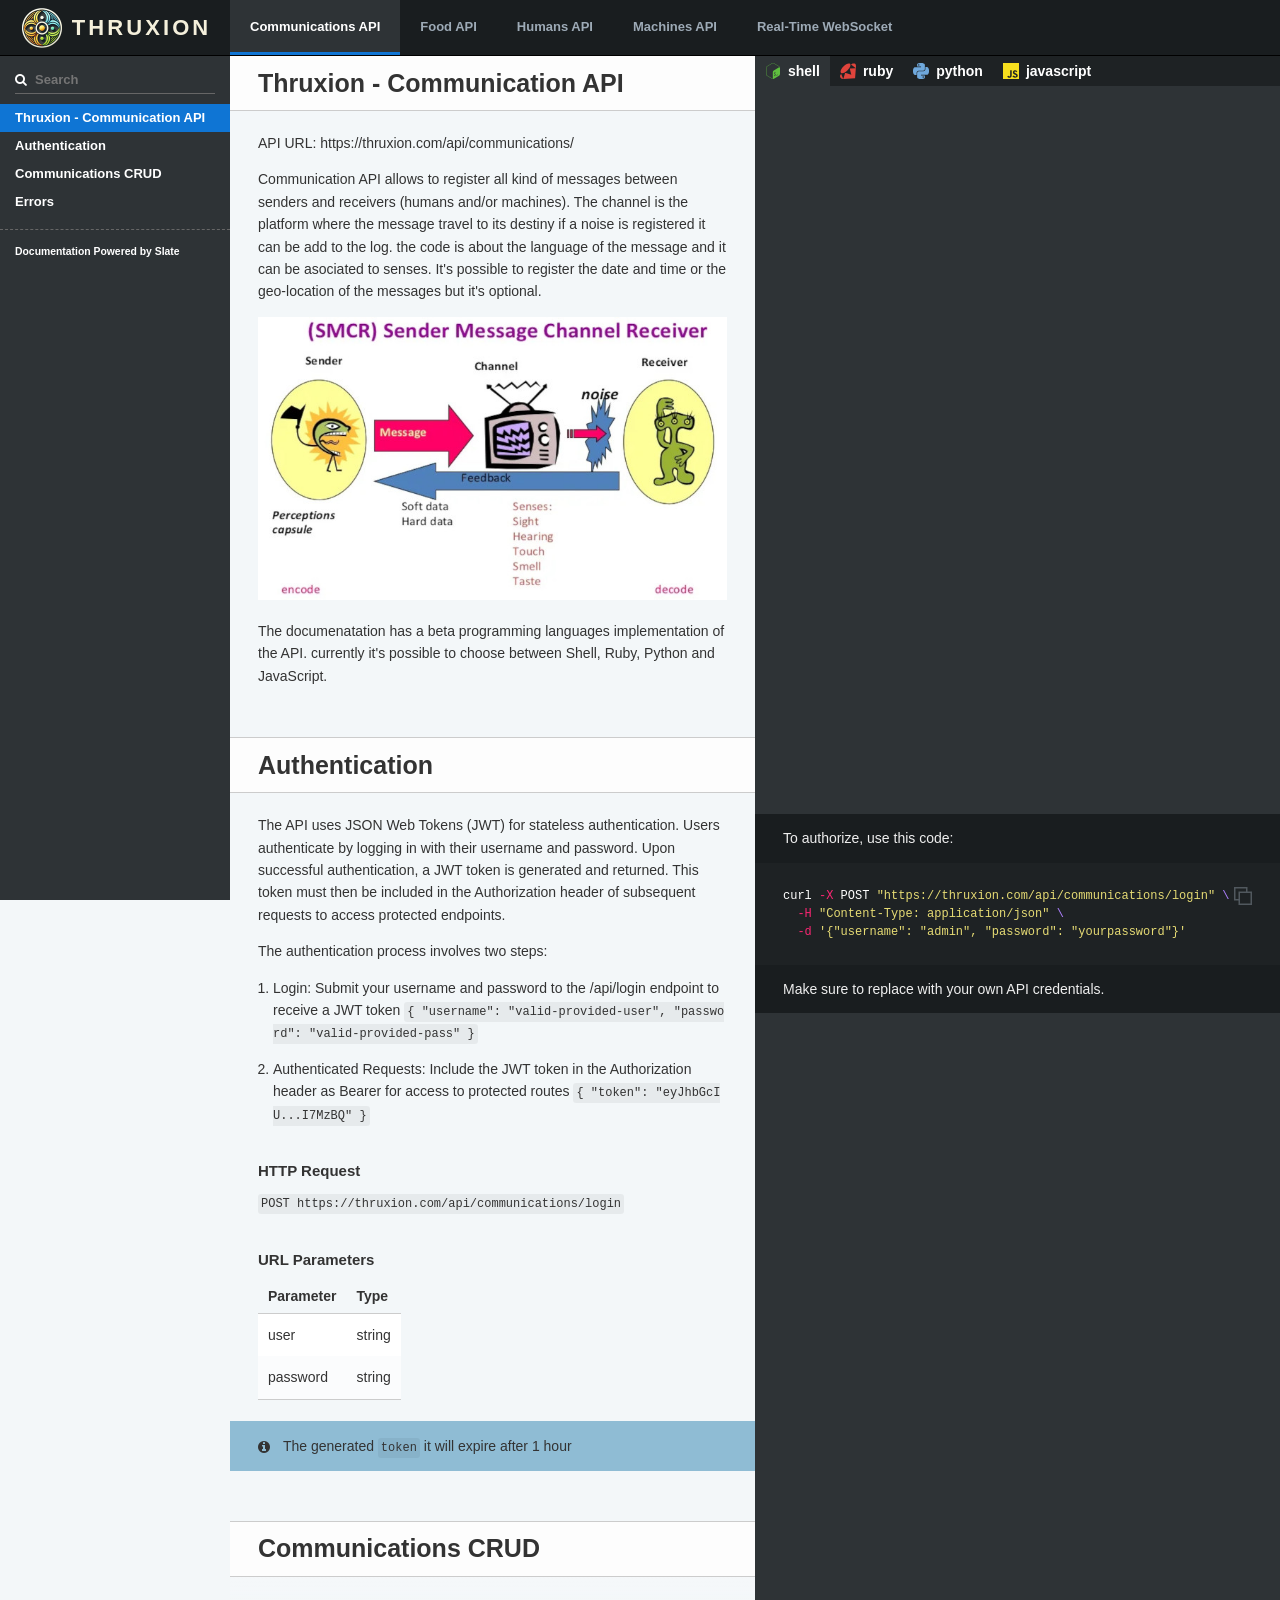
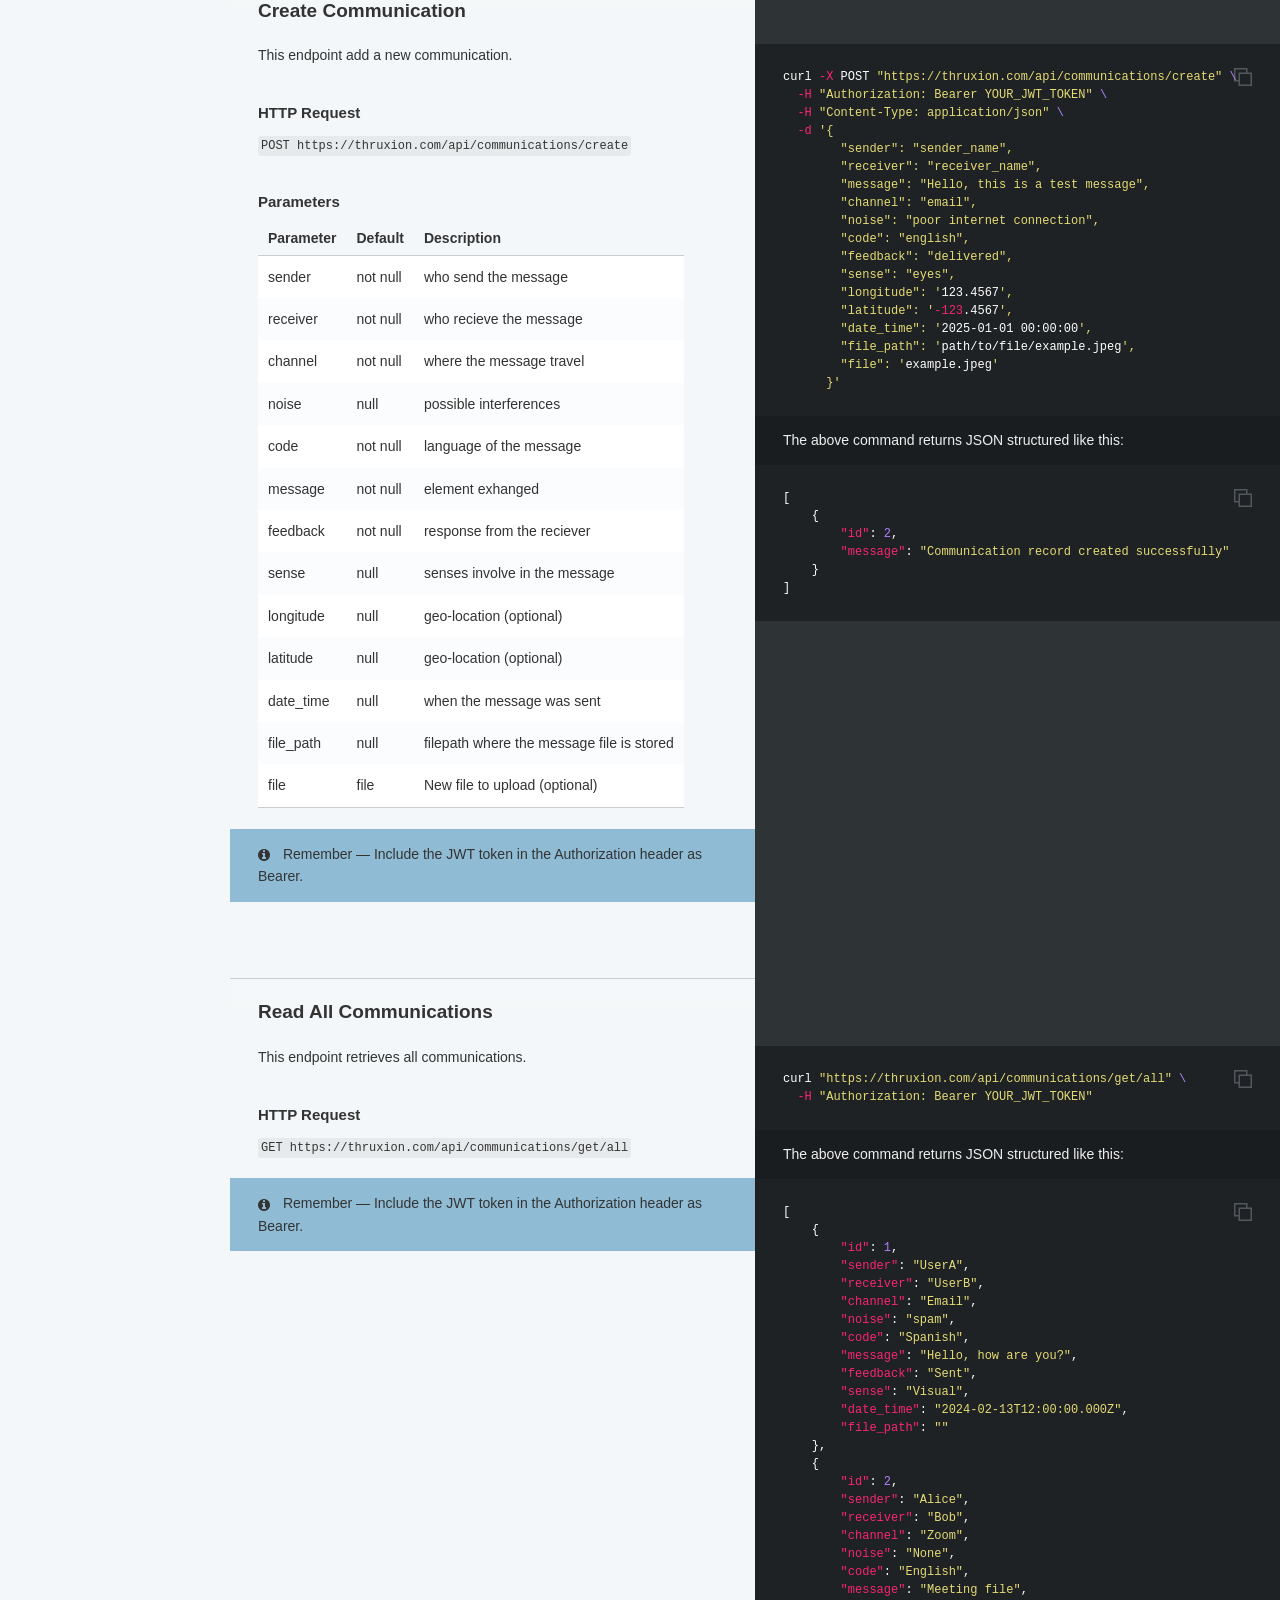
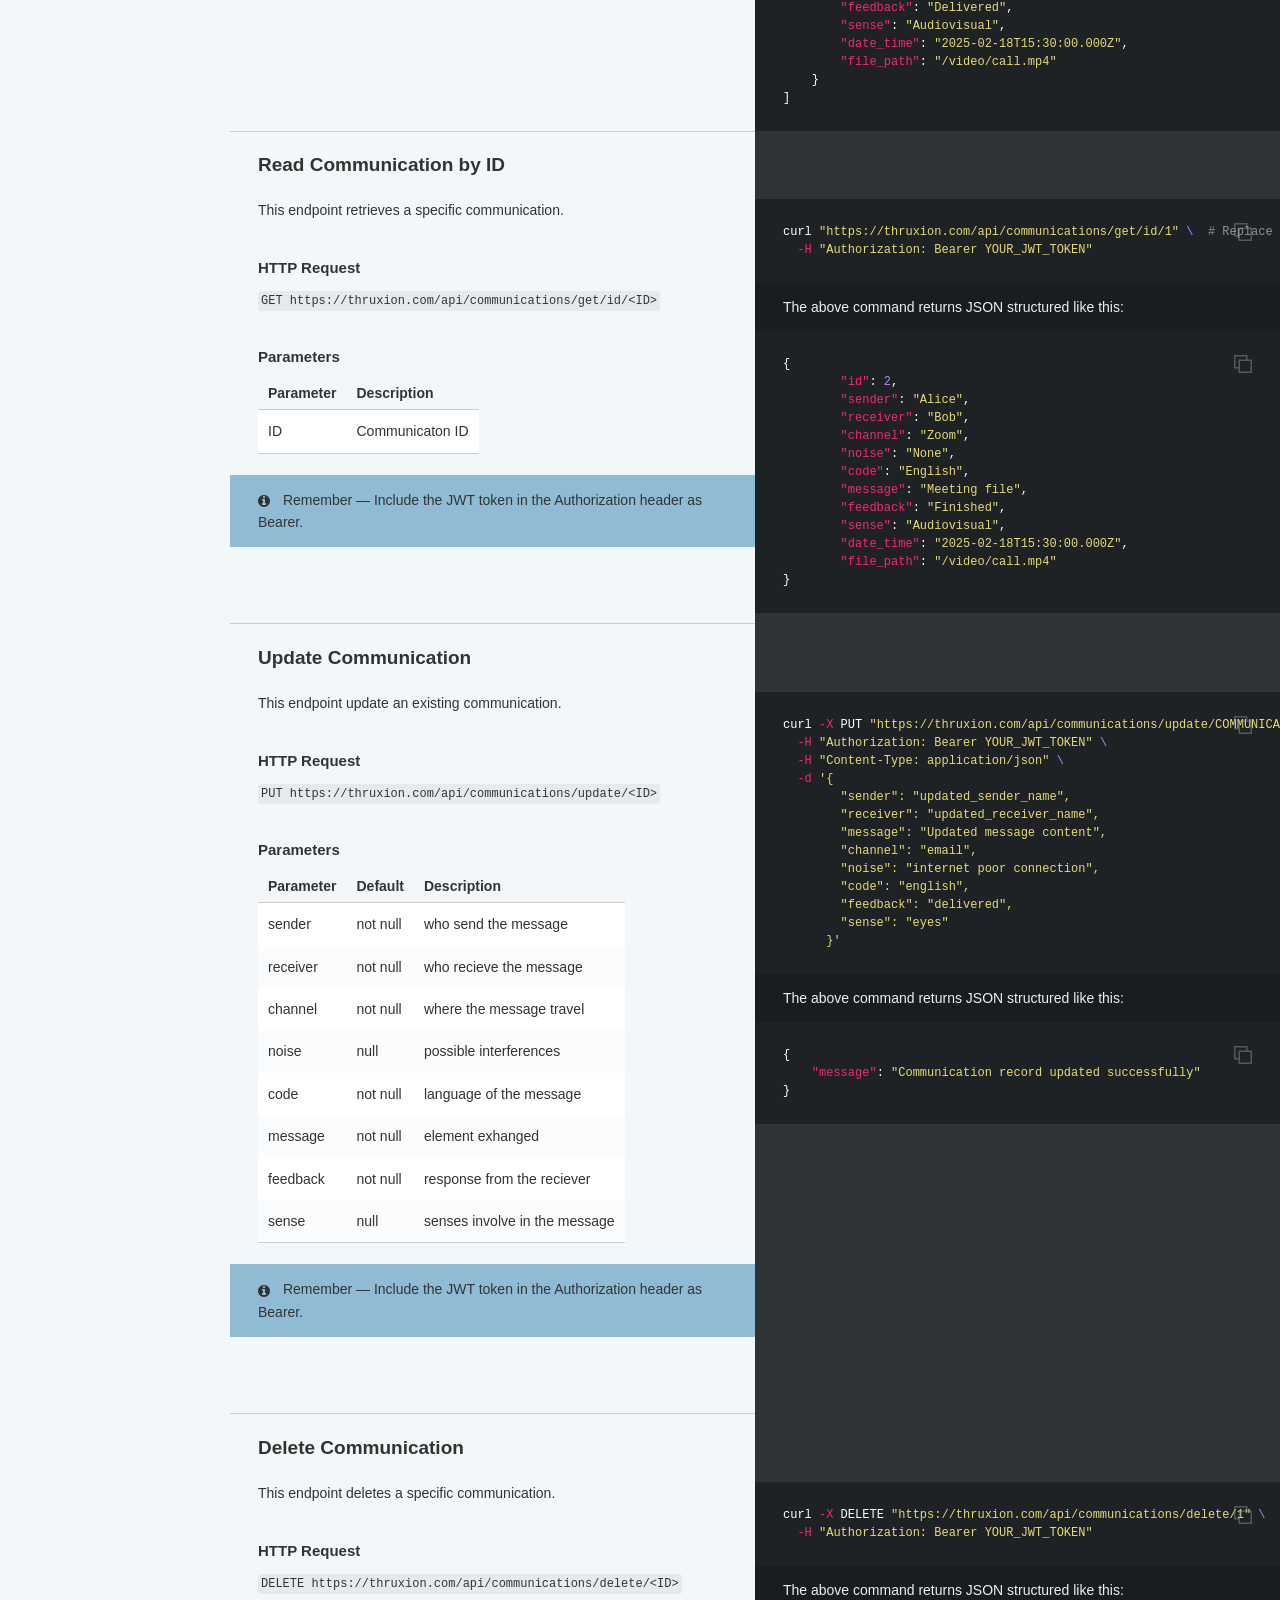
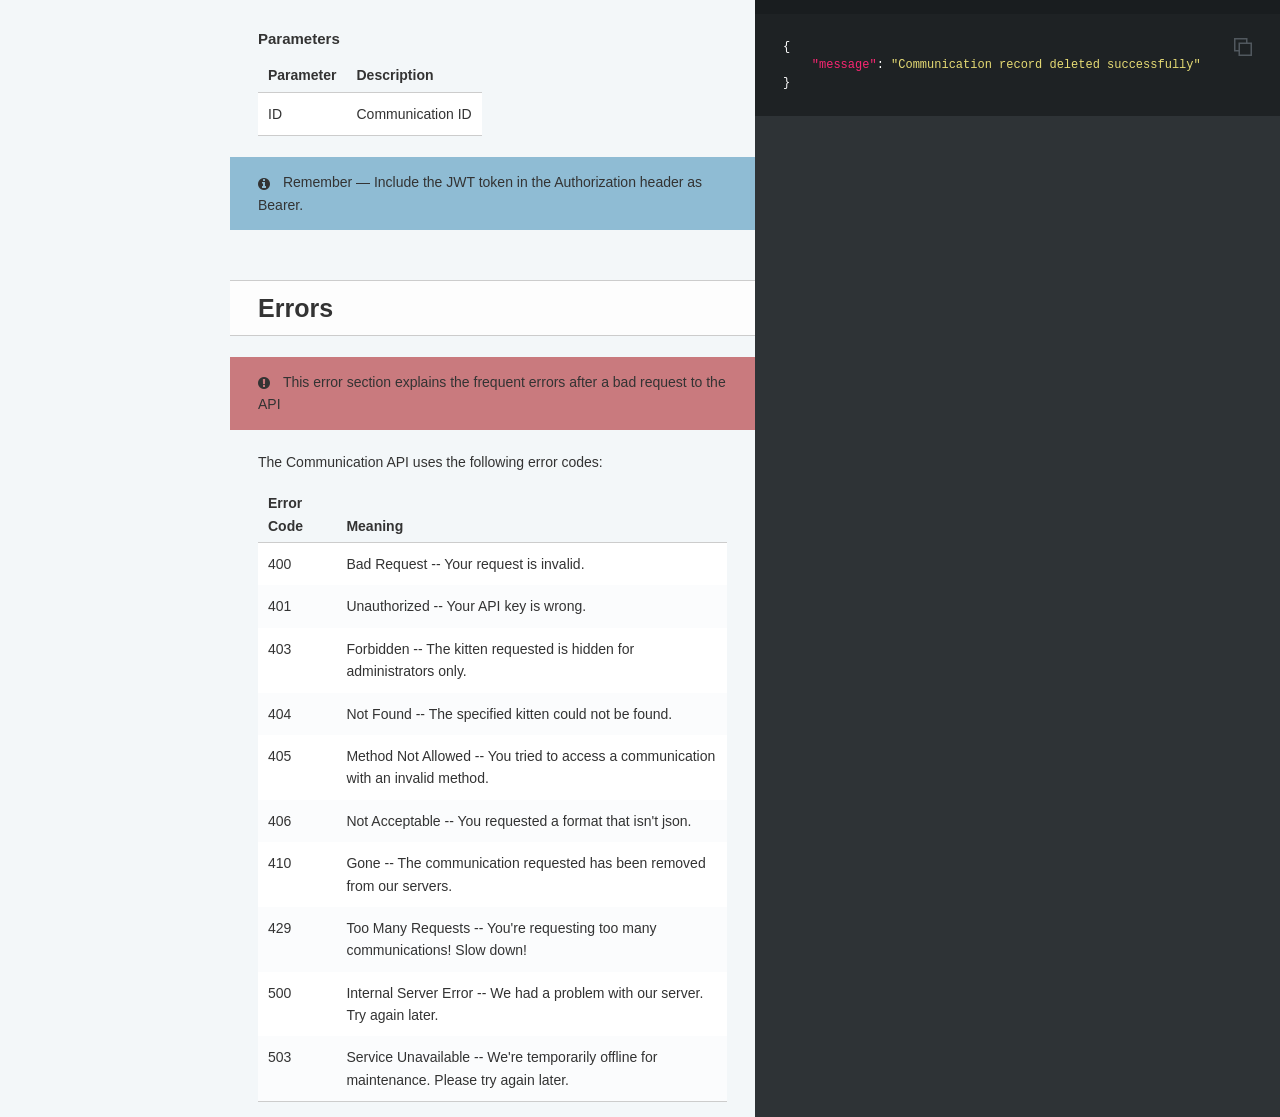
<file: index.html>
<!doctype html>
<html>
  <head>
    <meta charset="utf-8">
    <meta content="IE=edge,chrome=1" http-equiv="X-UA-Compatible">
    <meta name="viewport" content="width=device-width, initial-scale=1, maximum-scale=1">
        <meta
            name="description"
            content="Documentation for the Communication API"
        >
    <title>Thruxion API</title>

    <style media="screen">
      .highlight table td { padding: 5px; }
.highlight table pre { margin: 0; }
.highlight .gh {
  color: #999999;
}
.highlight .sr {
  color: #f6aa11;
}
.highlight .go {
  color: #888888;
}
.highlight .gp {
  color: #555555;
}
.highlight .gs {
}
.highlight .gu {
  color: #aaaaaa;
}
.highlight .nb {
  color: #f6aa11;
}
.highlight .cm {
  color: #75715e;
}
.highlight .cp {
  color: #75715e;
}
.highlight .c1 {
  color: #75715e;
}
.highlight .cs {
  color: #75715e;
}
.highlight .c, .highlight .ch, .highlight .cd, .highlight .cpf {
  color: #75715e;
}
.highlight .err {
  color: #960050;
}
.highlight .gr {
  color: #960050;
}
.highlight .gt {
  color: #960050;
}
.highlight .gd {
  color: #49483e;
}
.highlight .gi {
  color: #49483e;
}
.highlight .ge {
  color: #49483e;
}
.highlight .kc {
  color: #66d9ef;
}
.highlight .kd {
  color: #66d9ef;
}
.highlight .kr {
  color: #66d9ef;
}
.highlight .no {
  color: #66d9ef;
}
.highlight .kt {
  color: #66d9ef;
}
.highlight .mf {
  color: #ae81ff;
}
.highlight .mh {
  color: #ae81ff;
}
.highlight .il {
  color: #ae81ff;
}
.highlight .mi {
  color: #ae81ff;
}
.highlight .mo {
  color: #ae81ff;
}
.highlight .m, .highlight .mb, .highlight .mx {
  color: #ae81ff;
}
.highlight .sc {
  color: #ae81ff;
}
.highlight .se {
  color: #ae81ff;
}
.highlight .ss {
  color: #ae81ff;
}
.highlight .sd {
  color: #e6db74;
}
.highlight .s2 {
  color: #e6db74;
}
.highlight .sb {
  color: #e6db74;
}
.highlight .sh {
  color: #e6db74;
}
.highlight .si {
  color: #e6db74;
}
.highlight .sx {
  color: #e6db74;
}
.highlight .s1 {
  color: #e6db74;
}
.highlight .s, .highlight .sa, .highlight .dl {
  color: #e6db74;
}
.highlight .na {
  color: #a6e22e;
}
.highlight .nc {
  color: #a6e22e;
}
.highlight .nd {
  color: #a6e22e;
}
.highlight .ne {
  color: #a6e22e;
}
.highlight .nf, .highlight .fm {
  color: #a6e22e;
}
.highlight .vc {
  color: #ffffff;
}
.highlight .nn {
  color: #ffffff;
}
.highlight .ni {
  color: #ffffff;
}
.highlight .bp {
  color: #ffffff;
}
.highlight .vg {
  color: #ffffff;
}
.highlight .vi {
  color: #ffffff;
}
.highlight .nv, .highlight .vm {
  color: #ffffff;
}
.highlight .w {
  color: #ffffff;
}
.highlight {
  color: #ffffff;
}
.highlight .n, .highlight .py, .highlight .nx {
  color: #ffffff;
}
.highlight .nl {
  color: #f92672;
}
.highlight .ow {
  color: #f92672;
}
.highlight .nt {
  color: #f92672;
}
.highlight .k, .highlight .kv {
  color: #f92672;
}
.highlight .kn {
  color: #f92672;
}
.highlight .kp {
  color: #f92672;
}
.highlight .o {
  color: #f92672;
}
    </style>
    <style media="print">
      * {
        -webkit-transition:none!important;
        transition:none!important;
      }
      .highlight table td { padding: 5px; }
.highlight table pre { margin: 0; }
.highlight, .highlight .w {
  color: #586e75;
}
.highlight .err {
  color: #002b36;
  background-color: #dc322f;
}
.highlight .c, .highlight .ch, .highlight .cd, .highlight .cm, .highlight .cpf, .highlight .c1, .highlight .cs {
  color: #657b83;
}
.highlight .cp {
  color: #b58900;
}
.highlight .nt {
  color: #b58900;
}
.highlight .o, .highlight .ow {
  color: #93a1a1;
}
.highlight .p, .highlight .pi {
  color: #93a1a1;
}
.highlight .gi {
  color: #859900;
}
.highlight .gd {
  color: #dc322f;
}
.highlight .gh {
  color: #268bd2;
  background-color: #002b36;
  font-weight: bold;
}
.highlight .k, .highlight .kn, .highlight .kp, .highlight .kr, .highlight .kv {
  color: #6c71c4;
}
.highlight .kc {
  color: #cb4b16;
}
.highlight .kt {
  color: #cb4b16;
}
.highlight .kd {
  color: #cb4b16;
}
.highlight .s, .highlight .sb, .highlight .sc, .highlight .dl, .highlight .sd, .highlight .s2, .highlight .sh, .highlight .sx, .highlight .s1 {
  color: #859900;
}
.highlight .sa {
  color: #6c71c4;
}
.highlight .sr {
  color: #2aa198;
}
.highlight .si {
  color: #d33682;
}
.highlight .se {
  color: #d33682;
}
.highlight .nn {
  color: #b58900;
}
.highlight .nc {
  color: #b58900;
}
.highlight .no {
  color: #b58900;
}
.highlight .na {
  color: #268bd2;
}
.highlight .m, .highlight .mb, .highlight .mf, .highlight .mh, .highlight .mi, .highlight .il, .highlight .mo, .highlight .mx {
  color: #859900;
}
.highlight .ss {
  color: #859900;
}
    </style>
    <link href="stylesheets/screen-f005b3e2.css" rel="stylesheet" media="screen" />
    <link href="stylesheets/print-95e92141.css" rel="stylesheet" media="print" />
      <script src="javascripts/all-47223a8c.js"></script>

    <script>
      $(function() { setupCodeCopy(); });
    </script>
  </head>

  <body class="index" data-languages="[&quot;shell&quot;,&quot;ruby&quot;,&quot;python&quot;,&quot;javascript&quot;]">
    <header class="topbar">
      <div class="brand">
        <img src="images/logo-mark-c9d055f6.png" class="logo" alt="" width="80" height="80" />
        <span class="brand-name">Thruxion</span>
      </div>
      <nav class="api-switcher" aria-label="API documentation">
          <a href="index.html" class="active" aria-current="page">Communications API</a>
          <a href="foods.html">Food API</a>
          <a href="humans.html">Humans API</a>
          <a href="machines.html">Machines API</a>
          <a href="realtime.html">Real-Time WebSocket</a>
      </nav>
    </header>
    <a href="#" id="nav-button">
      <span>
        NAV
        <img src="images/navbar-cad8cdcb.png" alt="" />
      </span>
    </a>
    <div class="toc-wrapper">
        <div class="lang-selector">
              <a href="#" data-language-name="shell">shell</a>
              <a href="#" data-language-name="ruby">ruby</a>
              <a href="#" data-language-name="python">python</a>
              <a href="#" data-language-name="javascript">javascript</a>
        </div>
        <div class="search">
          <input type="text" class="search" id="input-search" placeholder="Search">
        </div>
        <ul class="search-results"></ul>
      <ul id="toc" class="toc-list-h1">
          <li>
            <a href="#thruxion-communication-api" class="toc-h1 toc-link" data-title="Thruxion - Communication API">Thruxion - Communication API</a>
          </li>
          <li>
            <a href="#authentication" class="toc-h1 toc-link" data-title="Authentication">Authentication</a>
              <ul class="toc-list-h2">
                  <li>
                    <a href="#http-request" class="toc-h2 toc-link" data-title="HTTP Request">HTTP Request</a>
                  </li>
                  <li>
                    <a href="#url-parameters" class="toc-h2 toc-link" data-title="URL Parameters">URL Parameters</a>
                  </li>
              </ul>
          </li>
          <li>
            <a href="#communications-crud" class="toc-h1 toc-link" data-title="Communications CRUD">Communications CRUD</a>
              <ul class="toc-list-h2">
                  <li>
                    <a href="#create-communication" class="toc-h2 toc-link" data-title="Create Communication">Create Communication</a>
                  </li>
                  <li>
                    <a href="#read-all-communications" class="toc-h2 toc-link" data-title="Read All Communications">Read All Communications</a>
                  </li>
                  <li>
                    <a href="#read-communication-by-id" class="toc-h2 toc-link" data-title="Read Communication by ID">Read Communication by ID</a>
                  </li>
                  <li>
                    <a href="#update-communication" class="toc-h2 toc-link" data-title="Update Communication">Update Communication</a>
                  </li>
                  <li>
                    <a href="#delete-communication" class="toc-h2 toc-link" data-title="Delete Communication">Delete Communication</a>
                  </li>
              </ul>
          </li>
          <li>
            <a href="#errors" class="toc-h1 toc-link" data-title="Errors">Errors</a>
          </li>
      </ul>
        <ul class="toc-footer">
            <li><a href='https://github.com/slatedocs/slate'>Documentation Powered by Slate</a></li>
        </ul>
    </div>
    <div class="page-wrapper">
      <div class="dark-box"></div>
      <div class="content">
        <h1 id='thruxion-communication-api'>Thruxion - Communication API</h1>
<p>API URL: https://thruxion.com/api/communications/</p>

<p>Communication API allows to register all kind of messages between senders and receivers (humans and/or machines). The channel is the platform where the message travel to its destiny if a noise is registered it can be add to the log. the code is about the language of the message and it can be asociated to senses. It&#39;s possible to register the date and time or the geo-location of the messages but it&#39;s optional.</p>

<p><img src="images/c-model-05e4d6b5.jpg" alt="Communication Diagram" /></p>

<p>The documenatation has a beta programming languages implementation of the API. currently it&#39;s possible to choose between Shell, Ruby, Python and JavaScript. </p>
<h1 id='authentication'>Authentication</h1>
<blockquote>
<p>To authorize, use this code:</p>
</blockquote>
<div class="highlight"><pre class="highlight ruby tab-ruby"><code><span class="nb">require</span> <span class="s1">'net/http'</span>
<span class="nb">require</span> <span class="s1">'json'</span>

<span class="n">uri</span> <span class="o">=</span> <span class="no">URI</span><span class="p">(</span><span class="s1">'https://thruxion.com/api/communications/login'</span><span class="p">)</span>
<span class="n">req</span> <span class="o">=</span> <span class="no">Net</span><span class="o">::</span><span class="no">HTTP</span><span class="o">::</span><span class="no">Post</span><span class="p">.</span><span class="nf">new</span><span class="p">(</span><span class="n">uri</span><span class="p">,</span> <span class="s1">'Content-Type'</span> <span class="o">=&gt;</span> <span class="s1">'application/json'</span><span class="p">)</span>
<span class="n">req</span><span class="p">.</span><span class="nf">body</span> <span class="o">=</span> <span class="p">{</span> <span class="ss">username: </span><span class="s1">'admin'</span><span class="p">,</span> <span class="ss">password: </span><span class="s1">'yourpassword'</span> <span class="p">}.</span><span class="nf">to_json</span>

<span class="n">res</span> <span class="o">=</span> <span class="no">Net</span><span class="o">::</span><span class="no">HTTP</span><span class="p">.</span><span class="nf">start</span><span class="p">(</span><span class="n">uri</span><span class="p">.</span><span class="nf">hostname</span><span class="p">,</span> <span class="n">uri</span><span class="p">.</span><span class="nf">port</span><span class="p">)</span> <span class="p">{</span> <span class="o">|</span><span class="n">http</span><span class="o">|</span> <span class="n">http</span><span class="p">.</span><span class="nf">request</span><span class="p">(</span><span class="n">req</span><span class="p">)</span> <span class="p">}</span>
<span class="nb">puts</span> <span class="n">res</span><span class="p">.</span><span class="nf">body</span>
</code></pre></div><div class="highlight"><pre class="highlight python tab-python"><code><span class="kn">import</span> <span class="nn">requests</span>

<span class="n">url</span> <span class="o">=</span> <span class="s">"https://thruxion.com/api/communications/login"</span>
<span class="n">data</span> <span class="o">=</span> <span class="p">{</span><span class="s">"username"</span><span class="p">:</span> <span class="s">"admin"</span><span class="p">,</span> <span class="s">"password"</span><span class="p">:</span> <span class="s">"yourpassword"</span><span class="p">}</span>

<span class="n">response</span> <span class="o">=</span> <span class="n">requests</span><span class="p">.</span><span class="n">post</span><span class="p">(</span><span class="n">url</span><span class="p">,</span> <span class="n">json</span><span class="o">=</span><span class="n">data</span><span class="p">)</span>
<span class="k">print</span><span class="p">(</span><span class="n">response</span><span class="p">.</span><span class="n">json</span><span class="p">())</span>  <span class="c1"># Prints the token response
</span></code></pre></div><div class="highlight"><pre class="highlight shell tab-shell"><code>curl <span class="nt">-X</span> POST <span class="s2">"https://thruxion.com/api/communications/login"</span> <span class="se">\</span>
  <span class="nt">-H</span> <span class="s2">"Content-Type: application/json"</span> <span class="se">\</span>
  <span class="nt">-d</span> <span class="s1">'{"username": "admin", "password": "yourpassword"}'</span>
</code></pre></div><div class="highlight"><pre class="highlight javascript tab-javascript"><code><span class="kd">const</span> <span class="nx">axios</span> <span class="o">=</span> <span class="nx">require</span><span class="p">(</span><span class="dl">'</span><span class="s1">axios</span><span class="dl">'</span><span class="p">);</span>

<span class="kd">const</span> <span class="nx">login</span> <span class="o">=</span> <span class="k">async</span> <span class="p">()</span> <span class="o">=&gt;</span> <span class="p">{</span>
    <span class="k">try</span> <span class="p">{</span>
        <span class="kd">const</span> <span class="nx">response</span> <span class="o">=</span> <span class="k">await</span> <span class="nx">axios</span><span class="p">.</span><span class="nx">post</span><span class="p">(</span><span class="dl">'</span><span class="s1">https://thruxion.com/api/communications/login</span><span class="dl">'</span><span class="p">,</span> <span class="p">{</span>
            <span class="na">username</span><span class="p">:</span> <span class="dl">'</span><span class="s1">admin</span><span class="dl">'</span><span class="p">,</span>
            <span class="na">password</span><span class="p">:</span> <span class="dl">'</span><span class="s1">yourpassword</span><span class="dl">'</span>
        <span class="p">});</span>
        <span class="nx">console</span><span class="p">.</span><span class="nx">log</span><span class="p">(</span><span class="nx">response</span><span class="p">.</span><span class="nx">data</span><span class="p">);</span>  <span class="c1">// Prints the token response</span>
    <span class="p">}</span> <span class="k">catch</span> <span class="p">(</span><span class="nx">error</span><span class="p">)</span> <span class="p">{</span>
        <span class="nx">console</span><span class="p">.</span><span class="nx">error</span><span class="p">(</span><span class="nx">error</span><span class="p">.</span><span class="nx">response</span> <span class="p">?</span> <span class="nx">error</span><span class="p">.</span><span class="nx">response</span><span class="p">.</span><span class="nx">data</span> <span class="p">:</span> <span class="nx">error</span><span class="p">.</span><span class="nx">message</span><span class="p">);</span>
    <span class="p">}</span>
<span class="p">};</span>

<span class="nx">login</span><span class="p">();</span>
</code></pre></div>
<blockquote>
<p>Make sure to replace with your own API credentials.</p>
</blockquote>

<p>The API uses JSON Web Tokens (JWT) for stateless authentication. Users authenticate by logging in with their username and password. Upon successful authentication, a JWT token is generated and returned. This token must then be included in the Authorization header of subsequent requests to access protected endpoints.</p>

<p>The authentication process involves two steps:</p>

<ol>
<li><p>Login: Submit your username and password to the /api/login endpoint to receive a JWT token
<code>{
   &quot;username&quot;: &quot;valid-provided-user&quot;,
   &quot;password&quot;: &quot;valid-provided-pass&quot;
}</code></p></li>
<li><p>Authenticated Requests: Include the JWT token in the Authorization header as Bearer <your-token> for access to protected routes        <code>{
   &quot;token&quot;: &quot;eyJhbGcIU...I7MzBQ&quot;
}</code></p></li>
</ol>
<h3 id='http-request'>HTTP Request</h3>
<p><code>POST https://thruxion.com/api/communications/login</code></p>
<h3 id='url-parameters'>URL Parameters</h3>
<table><thead>
<tr>
<th>Parameter</th>
<th>Type</th>
</tr>
</thead><tbody>
<tr>
<td>user</td>
<td>string</td>
</tr>
<tr>
<td>password</td>
<td>string</td>
</tr>
</tbody></table>

<aside class="notice">
The generated <code>token</code> it will expire after 1 hour 
</aside>
<h1 id='communications-crud'>Communications CRUD</h1><h2 id='create-communication'>Create Communication</h2><div class="highlight"><pre class="highlight ruby tab-ruby"><code><span class="nb">require</span> <span class="s1">'net/http'</span>
<span class="nb">require</span> <span class="s1">'json'</span>
<span class="nb">require</span> <span class="s1">'uri'</span>

<span class="n">uri</span> <span class="o">=</span> <span class="no">URI</span><span class="p">(</span><span class="s2">"https://thruxion.com/api/communications/create"</span><span class="p">)</span>  
<span class="n">req</span> <span class="o">=</span> <span class="no">Net</span><span class="o">::</span><span class="no">HTTP</span><span class="o">::</span><span class="no">Post</span><span class="p">.</span><span class="nf">new</span><span class="p">(</span><span class="n">uri</span><span class="p">,</span> <span class="s1">'Content-Type'</span> <span class="o">=&gt;</span> <span class="s1">'application/json'</span><span class="p">,</span> <span class="s1">'Authorization'</span> <span class="o">=&gt;</span> <span class="s1">'Bearer YOUR_JWT_TOKEN'</span><span class="p">)</span>

<span class="c1"># Example data to send</span>
<span class="n">data</span> <span class="o">=</span> <span class="p">{</span>
  <span class="ss">sender: </span><span class="s1">'sender_name'</span><span class="p">,</span>
  <span class="ss">receiver: </span><span class="s1">'receiver_name'</span><span class="p">,</span>
  <span class="ss">message: </span><span class="s1">'Hello, this is a test message'</span><span class="p">,</span>
  <span class="ss">channel: </span><span class="s1">'written'</span><span class="p">,</span>
  <span class="ss">noise: </span><span class="s1">'poor internet connection'</span><span class="p">,</span>
  <span class="ss">code: </span><span class="s1">'english'</span><span class="p">,</span>
  <span class="ss">feedback: </span><span class="s1">'delivered'</span><span class="p">,</span>
  <span class="ss">sense: </span><span class="s1">'eyes'</span><span class="p">,</span>
  <span class="ss">longitude: </span><span class="s1">'123.4567'</span><span class="p">,</span>
  <span class="ss">latitude: </span><span class="s1">'-123.4567'</span><span class="p">,</span>
  <span class="ss">date_time: </span><span class="s1">'2025-01-01 00:00:00'</span><span class="p">,</span>
  <span class="ss">file_path: </span><span class="s1">'path/to/file/example.jpeg'</span><span class="p">,</span>
  <span class="ss">file: </span><span class="s1">'example.jpeg'</span>
<span class="p">}</span>

<span class="n">req</span><span class="p">.</span><span class="nf">body</span> <span class="o">=</span> <span class="n">data</span><span class="p">.</span><span class="nf">to_json</span>

<span class="n">res</span> <span class="o">=</span> <span class="no">Net</span><span class="o">::</span><span class="no">HTTP</span><span class="p">.</span><span class="nf">start</span><span class="p">(</span><span class="n">uri</span><span class="p">.</span><span class="nf">hostname</span><span class="p">,</span> <span class="n">uri</span><span class="p">.</span><span class="nf">port</span><span class="p">,</span> <span class="ss">use_ssl: </span><span class="kp">true</span><span class="p">)</span> <span class="p">{</span> <span class="o">|</span><span class="n">http</span><span class="o">|</span> <span class="n">http</span><span class="p">.</span><span class="nf">request</span><span class="p">(</span><span class="n">req</span><span class="p">)</span> <span class="p">}</span>
<span class="nb">puts</span> <span class="n">res</span><span class="p">.</span><span class="nf">body</span>
</code></pre></div><div class="highlight"><pre class="highlight python tab-python"><code><span class="kn">import</span> <span class="nn">requests</span>
<span class="kn">import</span> <span class="nn">json</span>

<span class="n">url</span> <span class="o">=</span> <span class="s">"https://thruxion.com/api/communications/create"</span>  
<span class="n">headers</span> <span class="o">=</span> <span class="p">{</span><span class="s">"Authorization"</span><span class="p">:</span> <span class="s">"Bearer YOUR_JWT_TOKEN"</span><span class="p">,</span> <span class="s">"Content-Type"</span><span class="p">:</span> <span class="s">"application/json"</span><span class="p">}</span>

<span class="c1"># Example data to send
</span><span class="n">data</span> <span class="o">=</span> <span class="p">{</span>
    <span class="s">"sender"</span><span class="p">:</span> <span class="s">"sender_name"</span><span class="p">,</span>
    <span class="s">"receiver"</span><span class="p">:</span> <span class="s">"receiver_name"</span><span class="p">,</span>
    <span class="s">"message"</span><span class="p">:</span> <span class="s">"Hello, this is a test message"</span><span class="p">,</span>
    <span class="s">"channel"</span><span class="p">:</span> <span class="s">"email"</span><span class="p">,</span>
    <span class="s">"noise"</span><span class="p">:</span> <span class="s">"poor internet connection"</span><span class="p">,</span>
    <span class="s">"code"</span><span class="p">:</span> <span class="s">"english"</span><span class="p">,</span>
    <span class="s">"feedback"</span><span class="p">:</span> <span class="s">"delivered"</span><span class="p">,</span>
    <span class="s">"sense"</span><span class="p">:</span> <span class="s">"eyes"</span><span class="p">,</span>
    <span class="s">"longitude"</span><span class="p">:</span> <span class="s">'123.4567'</span><span class="p">,</span>
    <span class="s">"latitude"</span><span class="p">:</span> <span class="s">'-123.4567'</span><span class="p">,</span>
    <span class="s">"date_time"</span><span class="p">:</span> <span class="s">'2025-01-01 00:00:00'</span><span class="p">,</span>
    <span class="s">"file_path"</span><span class="p">:</span> <span class="s">'path/to/file/example.jpeg'</span><span class="p">,</span>
    <span class="s">"file"</span><span class="p">:</span> <span class="s">'example.jpeg'</span>
<span class="p">}</span>

<span class="n">response</span> <span class="o">=</span> <span class="n">requests</span><span class="p">.</span><span class="n">post</span><span class="p">(</span><span class="n">url</span><span class="p">,</span> <span class="n">headers</span><span class="o">=</span><span class="n">headers</span><span class="p">,</span> <span class="n">json</span><span class="o">=</span><span class="n">data</span><span class="p">)</span>
<span class="k">print</span><span class="p">(</span><span class="n">response</span><span class="p">.</span><span class="n">json</span><span class="p">())</span>  <span class="c1"># Prints the response message
</span></code></pre></div><div class="highlight"><pre class="highlight shell tab-shell"><code>curl <span class="nt">-X</span> POST <span class="s2">"https://thruxion.com/api/communications/create"</span> <span class="se">\ </span> 
  <span class="nt">-H</span> <span class="s2">"Authorization: Bearer YOUR_JWT_TOKEN"</span> <span class="se">\</span>
  <span class="nt">-H</span> <span class="s2">"Content-Type: application/json"</span> <span class="se">\</span>
  <span class="nt">-d</span> <span class="s1">'{
        "sender": "sender_name",
        "receiver": "receiver_name",
        "message": "Hello, this is a test message",
        "channel": "email",
        "noise": "poor internet connection",
        "code": "english",
        "feedback": "delivered",
        "sense": "eyes",
        "longitude": '</span>123.4567<span class="s1">',
        "latitude": '</span><span class="nt">-123</span>.4567<span class="s1">',
        "date_time": '</span>2025-01-01 00:00:00<span class="s1">',
        "file_path": '</span>path/to/file/example.jpeg<span class="s1">',
        "file": '</span>example.jpeg<span class="s1">'
      }'</span>
</code></pre></div><div class="highlight"><pre class="highlight javascript tab-javascript"><code><span class="kd">const</span> <span class="nx">axios</span> <span class="o">=</span> <span class="nx">require</span><span class="p">(</span><span class="dl">'</span><span class="s1">axios</span><span class="dl">'</span><span class="p">);</span>

<span class="kd">const</span> <span class="nx">addCommunication</span> <span class="o">=</span> <span class="k">async</span> <span class="p">(</span><span class="nx">data</span><span class="p">,</span> <span class="nx">token</span><span class="p">)</span> <span class="o">=&gt;</span> <span class="p">{</span>
    <span class="k">try</span> <span class="p">{</span>
        <span class="kd">const</span> <span class="nx">response</span> <span class="o">=</span> <span class="k">await</span> <span class="nx">axios</span><span class="p">.</span><span class="nx">post</span><span class="p">(</span><span class="dl">'</span><span class="s1">https://thruxion.com/api/communications/create</span><span class="dl">'</span><span class="p">,</span> <span class="nx">data</span><span class="p">,</span> <span class="p">{</span>
            <span class="na">headers</span><span class="p">:</span> <span class="p">{</span> <span class="na">Authorization</span><span class="p">:</span> <span class="s2">`Bearer </span><span class="p">${</span><span class="nx">token</span><span class="p">}</span><span class="s2">`</span><span class="p">,</span> <span class="dl">'</span><span class="s1">Content-Type</span><span class="dl">'</span><span class="p">:</span> <span class="dl">'</span><span class="s1">application/json</span><span class="dl">'</span> <span class="p">}</span>
        <span class="p">});</span>
        <span class="nx">console</span><span class="p">.</span><span class="nx">log</span><span class="p">(</span><span class="nx">response</span><span class="p">.</span><span class="nx">data</span><span class="p">);</span>  <span class="c1">// Prints the response message</span>
    <span class="p">}</span> <span class="k">catch</span> <span class="p">(</span><span class="nx">error</span><span class="p">)</span> <span class="p">{</span>
        <span class="nx">console</span><span class="p">.</span><span class="nx">error</span><span class="p">(</span><span class="nx">error</span><span class="p">.</span><span class="nx">response</span> <span class="p">?</span> <span class="nx">error</span><span class="p">.</span><span class="nx">response</span><span class="p">.</span><span class="nx">data</span> <span class="p">:</span> <span class="nx">error</span><span class="p">.</span><span class="nx">message</span><span class="p">);</span>
    <span class="p">}</span>
<span class="p">};</span>

<span class="c1">// Example data to send</span>
<span class="kd">const</span> <span class="nx">data</span> <span class="o">=</span> <span class="p">{</span>
    <span class="na">sender</span><span class="p">:</span> <span class="dl">'</span><span class="s1">sender_name</span><span class="dl">'</span><span class="p">,</span>
    <span class="na">receiver</span><span class="p">:</span> <span class="dl">'</span><span class="s1">receiver_name</span><span class="dl">'</span><span class="p">,</span>
    <span class="na">message</span><span class="p">:</span> <span class="dl">'</span><span class="s1">Hello, this is a test message</span><span class="dl">'</span><span class="p">,</span>
    <span class="na">channel</span><span class="p">:</span> <span class="dl">'</span><span class="s1">email</span><span class="dl">'</span><span class="p">,</span>
    <span class="na">noise</span><span class="p">:</span> <span class="dl">'</span><span class="s1">poor internet connection</span><span class="dl">'</span><span class="p">,</span>
    <span class="na">code</span><span class="p">:</span> <span class="dl">'</span><span class="s1">english</span><span class="dl">'</span><span class="p">,</span>
    <span class="na">feedback</span><span class="p">:</span> <span class="dl">'</span><span class="s1">delivered</span><span class="dl">'</span><span class="p">,</span>
    <span class="na">sense</span><span class="p">:</span> <span class="dl">'</span><span class="s1">eyes</span><span class="dl">'</span><span class="p">,</span>
    <span class="na">longitude</span><span class="p">:</span> <span class="dl">'</span><span class="s1">123.4567</span><span class="dl">'</span><span class="p">,</span>
    <span class="na">latitude</span><span class="p">:</span> <span class="dl">'</span><span class="s1">-123.4567</span><span class="dl">'</span><span class="p">,</span>
    <span class="na">date_time</span><span class="p">:</span> <span class="dl">'</span><span class="s1">2025-01-01 00:00:00</span><span class="dl">'</span><span class="p">,</span>
    <span class="na">file_path</span><span class="p">:</span> <span class="dl">'</span><span class="s1">path/to/file/example.jpeg</span><span class="dl">'</span><span class="p">,</span>
    <span class="na">file</span><span class="p">:</span> <span class="dl">'</span><span class="s1">example.jpeg</span><span class="dl">'</span>
<span class="p">};</span>

<span class="c1">// Replace 'YOUR_JWT_TOKEN' with the actual token</span>
<span class="nx">addCommunication</span><span class="p">(</span><span class="nx">data</span><span class="p">,</span> <span class="dl">'</span><span class="s1">YOUR_JWT_TOKEN</span><span class="dl">'</span><span class="p">);</span>
</code></pre></div>
<blockquote>
<p>The above command returns JSON structured like this:</p>
</blockquote>
<div class="highlight"><pre class="highlight json tab-json"><code><span class="p">[</span><span class="w">
    </span><span class="p">{</span><span class="w"> 
        </span><span class="nl">"id"</span><span class="p">:</span><span class="w"> </span><span class="mi">2</span><span class="p">,</span><span class="w">
        </span><span class="nl">"message"</span><span class="p">:</span><span class="w"> </span><span class="s2">"Communication record created successfully"</span><span class="w">
    </span><span class="p">}</span><span class="w">
</span><span class="p">]</span><span class="w">
</span></code></pre></div>
<p>This endpoint add a new communication.</p>
<h3 id='http-request-2'>HTTP Request</h3>
<p><code>POST    https://thruxion.com/api/communications/create</code></p>
<h3 id='parameters'>Parameters</h3>
<table><thead>
<tr>
<th>Parameter</th>
<th>Default</th>
<th>Description</th>
</tr>
</thead><tbody>
<tr>
<td>sender</td>
<td>not null</td>
<td>who send the message</td>
</tr>
<tr>
<td>receiver</td>
<td>not null</td>
<td>who recieve the message</td>
</tr>
<tr>
<td>channel</td>
<td>not null</td>
<td>where the message travel</td>
</tr>
<tr>
<td>noise</td>
<td>null</td>
<td>possible interferences</td>
</tr>
<tr>
<td>code</td>
<td>not null</td>
<td>language of the message</td>
</tr>
<tr>
<td>message</td>
<td>not null</td>
<td>element exhanged</td>
</tr>
<tr>
<td>feedback</td>
<td>not null</td>
<td>response from the reciever</td>
</tr>
<tr>
<td>sense</td>
<td>null</td>
<td>senses involve in the message</td>
</tr>
<tr>
<td>longitude</td>
<td>null</td>
<td>geo-location (optional)</td>
</tr>
<tr>
<td>latitude</td>
<td>null</td>
<td>geo-location (optional)</td>
</tr>
<tr>
<td>date_time</td>
<td>null</td>
<td>when the message was sent</td>
</tr>
<tr>
<td>file_path</td>
<td>null</td>
<td>filepath where the message file is stored</td>
</tr>
<tr>
<td>file</td>
<td>file</td>
<td>New file to upload (optional)</td>
</tr>
</tbody></table>

<aside class="notice">
Remember — Include the JWT token in the Authorization header as Bearer.
</aside>
<h2 id='read-all-communications'>Read All Communications</h2><div class="highlight"><pre class="highlight ruby tab-ruby"><code><span class="nb">require</span> <span class="s1">'net/http'</span>
<span class="nb">require</span> <span class="s1">'json'</span>
<span class="nb">require</span> <span class="s1">'uri'</span>

<span class="n">uri</span> <span class="o">=</span> <span class="no">URI</span><span class="p">(</span><span class="s1">'https://thruxion.com/api/communications/get/all'</span><span class="p">)</span>  
<span class="n">req</span> <span class="o">=</span> <span class="no">Net</span><span class="o">::</span><span class="no">HTTP</span><span class="o">::</span><span class="no">Get</span><span class="p">.</span><span class="nf">new</span><span class="p">(</span><span class="n">uri</span><span class="p">,</span> <span class="s1">'Authorization'</span> <span class="o">=&gt;</span> <span class="s1">'Bearer YOUR_JWT_TOKEN'</span><span class="p">)</span>

<span class="n">res</span> <span class="o">=</span> <span class="no">Net</span><span class="o">::</span><span class="no">HTTP</span><span class="p">.</span><span class="nf">start</span><span class="p">(</span><span class="n">uri</span><span class="p">.</span><span class="nf">hostname</span><span class="p">,</span> <span class="n">uri</span><span class="p">.</span><span class="nf">port</span><span class="p">,</span> <span class="ss">use_ssl: </span><span class="kp">true</span><span class="p">)</span> <span class="p">{</span> <span class="o">|</span><span class="n">http</span><span class="o">|</span> <span class="n">http</span><span class="p">.</span><span class="nf">request</span><span class="p">(</span><span class="n">req</span><span class="p">)</span> <span class="p">}</span>
<span class="nb">puts</span> <span class="n">res</span><span class="p">.</span><span class="nf">body</span>
</code></pre></div><div class="highlight"><pre class="highlight python tab-python"><code><span class="kn">import</span> <span class="nn">requests</span>

<span class="n">url</span> <span class="o">=</span> <span class="s">"https://thruxion.com/api/communications/get/all"</span>  
<span class="n">headers</span> <span class="o">=</span> <span class="p">{</span><span class="s">"Authorization"</span><span class="p">:</span> <span class="s">"Bearer YOUR_JWT_TOKEN"</span><span class="p">}</span>

<span class="n">response</span> <span class="o">=</span> <span class="n">requests</span><span class="p">.</span><span class="n">get</span><span class="p">(</span><span class="n">url</span><span class="p">,</span> <span class="n">headers</span><span class="o">=</span><span class="n">headers</span><span class="p">)</span>
<span class="k">print</span><span class="p">(</span><span class="n">response</span><span class="p">.</span><span class="n">json</span><span class="p">())</span>  <span class="c1"># Prints all communications
</span></code></pre></div><div class="highlight"><pre class="highlight shell tab-shell"><code>curl <span class="s2">"https://thruxion.com/api/communications/get/all"</span> <span class="se">\</span>
  <span class="nt">-H</span> <span class="s2">"Authorization: Bearer YOUR_JWT_TOKEN"</span>
</code></pre></div><div class="highlight"><pre class="highlight javascript tab-javascript"><code><span class="kd">const</span> <span class="nx">axios</span> <span class="o">=</span> <span class="nx">require</span><span class="p">(</span><span class="dl">'</span><span class="s1">axios</span><span class="dl">'</span><span class="p">);</span>

<span class="kd">const</span> <span class="nx">getAllCommunications</span> <span class="o">=</span> <span class="k">async</span> <span class="p">(</span><span class="nx">token</span><span class="p">)</span> <span class="o">=&gt;</span> <span class="p">{</span>
    <span class="k">try</span> <span class="p">{</span>
        <span class="kd">const</span> <span class="nx">response</span> <span class="o">=</span> <span class="k">await</span> <span class="nx">axios</span><span class="p">.</span><span class="kd">get</span><span class="p">(</span><span class="dl">'</span><span class="s1">https://thruxion.com/api/communications/get/all</span><span class="dl">'</span><span class="p">,</span> <span class="p">{</span>
            <span class="na">headers</span><span class="p">:</span> <span class="p">{</span> <span class="na">Authorization</span><span class="p">:</span> <span class="s2">`Bearer </span><span class="p">${</span><span class="nx">token</span><span class="p">}</span><span class="s2">`</span> <span class="p">}</span>
        <span class="p">});</span>
        <span class="nx">console</span><span class="p">.</span><span class="nx">log</span><span class="p">(</span><span class="nx">response</span><span class="p">.</span><span class="nx">data</span><span class="p">);</span>  <span class="c1">// Prints all communications</span>
    <span class="p">}</span> <span class="k">catch</span> <span class="p">(</span><span class="nx">error</span><span class="p">)</span> <span class="p">{</span>
        <span class="nx">console</span><span class="p">.</span><span class="nx">error</span><span class="p">(</span><span class="nx">error</span><span class="p">.</span><span class="nx">response</span> <span class="p">?</span> <span class="nx">error</span><span class="p">.</span><span class="nx">response</span><span class="p">.</span><span class="nx">data</span> <span class="p">:</span> <span class="nx">error</span><span class="p">.</span><span class="nx">message</span><span class="p">);</span>
    <span class="p">}</span>
<span class="p">};</span>

<span class="c1">// Replace 'YOUR_JWT_TOKEN' with the actual token</span>
<span class="nx">getAllCommunications</span><span class="p">(</span><span class="dl">'</span><span class="s1">YOUR_JWT_TOKEN</span><span class="dl">'</span><span class="p">);</span>
</code></pre></div>
<blockquote>
<p>The above command returns JSON structured like this:</p>
</blockquote>
<div class="highlight"><pre class="highlight json tab-json"><code><span class="p">[</span><span class="w">
    </span><span class="p">{</span><span class="w">
        </span><span class="nl">"id"</span><span class="p">:</span><span class="w"> </span><span class="mi">1</span><span class="p">,</span><span class="w">
        </span><span class="nl">"sender"</span><span class="p">:</span><span class="w"> </span><span class="s2">"UserA"</span><span class="p">,</span><span class="w">
        </span><span class="nl">"receiver"</span><span class="p">:</span><span class="w"> </span><span class="s2">"UserB"</span><span class="p">,</span><span class="w">
        </span><span class="nl">"channel"</span><span class="p">:</span><span class="w"> </span><span class="s2">"Email"</span><span class="p">,</span><span class="w">
        </span><span class="nl">"noise"</span><span class="p">:</span><span class="w"> </span><span class="s2">"spam"</span><span class="p">,</span><span class="w">
        </span><span class="nl">"code"</span><span class="p">:</span><span class="w"> </span><span class="s2">"Spanish"</span><span class="p">,</span><span class="w">
        </span><span class="nl">"message"</span><span class="p">:</span><span class="w"> </span><span class="s2">"Hello, how are you?"</span><span class="p">,</span><span class="w">
        </span><span class="nl">"feedback"</span><span class="p">:</span><span class="w"> </span><span class="s2">"Sent"</span><span class="p">,</span><span class="w">
        </span><span class="nl">"sense"</span><span class="p">:</span><span class="w"> </span><span class="s2">"Visual"</span><span class="p">,</span><span class="w">
        </span><span class="nl">"date_time"</span><span class="p">:</span><span class="w"> </span><span class="s2">"2024-02-13T12:00:00.000Z"</span><span class="p">,</span><span class="w">
        </span><span class="nl">"file_path"</span><span class="p">:</span><span class="w"> </span><span class="s2">""</span><span class="w">
    </span><span class="p">},</span><span class="w">
    </span><span class="p">{</span><span class="w">
        </span><span class="nl">"id"</span><span class="p">:</span><span class="w"> </span><span class="mi">2</span><span class="p">,</span><span class="w">
        </span><span class="nl">"sender"</span><span class="p">:</span><span class="w"> </span><span class="s2">"Alice"</span><span class="p">,</span><span class="w">
        </span><span class="nl">"receiver"</span><span class="p">:</span><span class="w"> </span><span class="s2">"Bob"</span><span class="p">,</span><span class="w">
        </span><span class="nl">"channel"</span><span class="p">:</span><span class="w"> </span><span class="s2">"Zoom"</span><span class="p">,</span><span class="w">
        </span><span class="nl">"noise"</span><span class="p">:</span><span class="w"> </span><span class="s2">"None"</span><span class="p">,</span><span class="w">
        </span><span class="nl">"code"</span><span class="p">:</span><span class="w"> </span><span class="s2">"English"</span><span class="p">,</span><span class="w">
        </span><span class="nl">"message"</span><span class="p">:</span><span class="w"> </span><span class="s2">"Meeting file"</span><span class="p">,</span><span class="w">
        </span><span class="nl">"feedback"</span><span class="p">:</span><span class="w"> </span><span class="s2">"Delivered"</span><span class="p">,</span><span class="w">
        </span><span class="nl">"sense"</span><span class="p">:</span><span class="w"> </span><span class="s2">"Audiovisual"</span><span class="p">,</span><span class="w">
        </span><span class="nl">"date_time"</span><span class="p">:</span><span class="w"> </span><span class="s2">"2025-02-18T15:30:00.000Z"</span><span class="p">,</span><span class="w">
        </span><span class="nl">"file_path"</span><span class="p">:</span><span class="w"> </span><span class="s2">"/video/call.mp4"</span><span class="w">
    </span><span class="p">}</span><span class="w">
</span><span class="p">]</span><span class="w">
</span></code></pre></div>
<p>This endpoint retrieves all communications.</p>
<h3 id='http-request-3'>HTTP Request</h3>
<p><code>GET https://thruxion.com/api/communications/get/all</code></p>

<aside class="notice">
Remember — Include the JWT token in the Authorization header as Bearer.
</aside>
<h2 id='read-communication-by-id'>Read Communication by ID</h2><div class="highlight"><pre class="highlight ruby tab-ruby"><code><span class="nb">require</span> <span class="s1">'net/http'</span>
<span class="nb">require</span> <span class="s1">'json'</span>
<span class="nb">require</span> <span class="s1">'uri'</span>

<span class="n">communication_id</span> <span class="o">=</span> <span class="s1">'1'</span>  <span class="c1"># Replace with the ID of the communication you want to fetch</span>
<span class="n">uri</span> <span class="o">=</span> <span class="no">URI</span><span class="p">(</span><span class="s2">"https://thruxion.com/api/communications/get/id/</span><span class="si">#{</span><span class="n">communication_id</span><span class="si">}</span><span class="s2">"</span><span class="p">)</span>  
<span class="n">req</span> <span class="o">=</span> <span class="no">Net</span><span class="o">::</span><span class="no">HTTP</span><span class="o">::</span><span class="no">Get</span><span class="p">.</span><span class="nf">new</span><span class="p">(</span><span class="n">uri</span><span class="p">,</span> <span class="s1">'Authorization'</span> <span class="o">=&gt;</span> <span class="s1">'Bearer YOUR_JWT_TOKEN'</span><span class="p">)</span>

<span class="n">res</span> <span class="o">=</span> <span class="no">Net</span><span class="o">::</span><span class="no">HTTP</span><span class="p">.</span><span class="nf">start</span><span class="p">(</span><span class="n">uri</span><span class="p">.</span><span class="nf">hostname</span><span class="p">,</span> <span class="n">uri</span><span class="p">.</span><span class="nf">port</span><span class="p">,</span> <span class="ss">use_ssl: </span><span class="kp">true</span><span class="p">)</span> <span class="p">{</span> <span class="o">|</span><span class="n">http</span><span class="o">|</span> <span class="n">http</span><span class="p">.</span><span class="nf">request</span><span class="p">(</span><span class="n">req</span><span class="p">)</span> <span class="p">}</span>
<span class="nb">puts</span> <span class="n">res</span><span class="p">.</span><span class="nf">body</span>
</code></pre></div><div class="highlight"><pre class="highlight python tab-python"><code><span class="kn">import</span> <span class="nn">requests</span>

<span class="n">communication_id</span> <span class="o">=</span> <span class="s">'1'</span>  <span class="c1"># Replace with the ID of the communication you want to fetch
</span><span class="n">url</span> <span class="o">=</span> <span class="sa">f</span><span class="s">"https://thruxion.com/api/communications/get/id/</span><span class="si">{</span><span class="n">communication_id</span><span class="si">}</span><span class="s">"</span>  
<span class="n">headers</span> <span class="o">=</span> <span class="p">{</span><span class="s">"Authorization"</span><span class="p">:</span> <span class="s">"Bearer YOUR_JWT_TOKEN"</span><span class="p">}</span>

<span class="n">response</span> <span class="o">=</span> <span class="n">requests</span><span class="p">.</span><span class="n">get</span><span class="p">(</span><span class="n">url</span><span class="p">,</span> <span class="n">headers</span><span class="o">=</span><span class="n">headers</span><span class="p">)</span>
<span class="k">print</span><span class="p">(</span><span class="n">response</span><span class="p">.</span><span class="n">json</span><span class="p">())</span>  <span class="c1"># Prints the communication record
</span></code></pre></div><div class="highlight"><pre class="highlight shell tab-shell"><code>curl <span class="s2">"https://thruxion.com/api/communications/get/id/1"</span> <span class="se">\ </span> <span class="c"># Replace '1' with the actual communication ID</span>
  <span class="nt">-H</span> <span class="s2">"Authorization: Bearer YOUR_JWT_TOKEN"</span>
</code></pre></div><div class="highlight"><pre class="highlight javascript tab-javascript"><code><span class="kd">const</span> <span class="nx">axios</span> <span class="o">=</span> <span class="nx">require</span><span class="p">(</span><span class="dl">'</span><span class="s1">axios</span><span class="dl">'</span><span class="p">);</span>

<span class="kd">const</span> <span class="nx">getCommunicationById</span> <span class="o">=</span> <span class="k">async</span> <span class="p">(</span><span class="nx">id</span><span class="p">,</span> <span class="nx">token</span><span class="p">)</span> <span class="o">=&gt;</span> <span class="p">{</span>
    <span class="k">try</span> <span class="p">{</span>
        <span class="kd">const</span> <span class="nx">response</span> <span class="o">=</span> <span class="k">await</span> <span class="nx">axios</span><span class="p">.</span><span class="kd">get</span><span class="p">(</span><span class="s2">`https://thruxion.com/api/communications/get/id/</span><span class="p">${</span><span class="nx">id</span><span class="p">}</span><span class="s2">`</span><span class="p">,</span> <span class="p">{</span>
            <span class="na">headers</span><span class="p">:</span> <span class="p">{</span> <span class="na">Authorization</span><span class="p">:</span> <span class="s2">`Bearer </span><span class="p">${</span><span class="nx">token</span><span class="p">}</span><span class="s2">`</span> <span class="p">}</span>
        <span class="p">});</span>
        <span class="nx">console</span><span class="p">.</span><span class="nx">log</span><span class="p">(</span><span class="nx">response</span><span class="p">.</span><span class="nx">data</span><span class="p">);</span>  <span class="c1">// Prints the communication record</span>
    <span class="p">}</span> <span class="k">catch</span> <span class="p">(</span><span class="nx">error</span><span class="p">)</span> <span class="p">{</span>
        <span class="nx">console</span><span class="p">.</span><span class="nx">error</span><span class="p">(</span><span class="nx">error</span><span class="p">.</span><span class="nx">response</span> <span class="p">?</span> <span class="nx">error</span><span class="p">.</span><span class="nx">response</span><span class="p">.</span><span class="nx">data</span> <span class="p">:</span> <span class="nx">error</span><span class="p">.</span><span class="nx">message</span><span class="p">);</span>
    <span class="p">}</span>
<span class="p">};</span>

<span class="c1">// Replace '1' with the actual communication ID and 'YOUR_JWT_TOKEN' with the actual token</span>
<span class="nx">getCommunicationById</span><span class="p">(</span><span class="dl">'</span><span class="s1">1</span><span class="dl">'</span><span class="p">,</span> <span class="dl">'</span><span class="s1">YOUR_JWT_TOKEN</span><span class="dl">'</span><span class="p">);</span>
</code></pre></div>
<blockquote>
<p>The above command returns JSON structured like this:</p>
</blockquote>
<div class="highlight"><pre class="highlight json tab-json"><code><span class="p">{</span><span class="w">
        </span><span class="nl">"id"</span><span class="p">:</span><span class="w"> </span><span class="mi">2</span><span class="p">,</span><span class="w">
        </span><span class="nl">"sender"</span><span class="p">:</span><span class="w"> </span><span class="s2">"Alice"</span><span class="p">,</span><span class="w">
        </span><span class="nl">"receiver"</span><span class="p">:</span><span class="w"> </span><span class="s2">"Bob"</span><span class="p">,</span><span class="w">
        </span><span class="nl">"channel"</span><span class="p">:</span><span class="w"> </span><span class="s2">"Zoom"</span><span class="p">,</span><span class="w">
        </span><span class="nl">"noise"</span><span class="p">:</span><span class="w"> </span><span class="s2">"None"</span><span class="p">,</span><span class="w">
        </span><span class="nl">"code"</span><span class="p">:</span><span class="w"> </span><span class="s2">"English"</span><span class="p">,</span><span class="w">
        </span><span class="nl">"message"</span><span class="p">:</span><span class="w"> </span><span class="s2">"Meeting file"</span><span class="p">,</span><span class="w">
        </span><span class="nl">"feedback"</span><span class="p">:</span><span class="w"> </span><span class="s2">"Finished"</span><span class="p">,</span><span class="w">
        </span><span class="nl">"sense"</span><span class="p">:</span><span class="w"> </span><span class="s2">"Audiovisual"</span><span class="p">,</span><span class="w">
        </span><span class="nl">"date_time"</span><span class="p">:</span><span class="w"> </span><span class="s2">"2025-02-18T15:30:00.000Z"</span><span class="p">,</span><span class="w">
        </span><span class="nl">"file_path"</span><span class="p">:</span><span class="w"> </span><span class="s2">"/video/call.mp4"</span><span class="w">
</span><span class="p">}</span><span class="w">
</span></code></pre></div>
<p>This endpoint retrieves a specific communication.</p>

<!--<aside class="warning">Inside HTML code blocks like this one, you can't use Markdown, so use <code>&lt;code&gt;</code> blocks to denote code.</aside>-->

<!--<aside class="success">Inside HTML code blocks like this one, you can't use Markdown, so use <code>&lt;code&gt;</code> blocks to denote code.</aside>-->
<h3 id='http-request-4'>HTTP Request</h3>
<p><code>GET https://thruxion.com/api/communications/get/id/&lt;ID&gt;</code></p>
<h3 id='parameters-2'>Parameters</h3>
<table><thead>
<tr>
<th>Parameter</th>
<th>Description</th>
</tr>
</thead><tbody>
<tr>
<td>ID</td>
<td>Communicaton ID</td>
</tr>
</tbody></table>

<aside class="notice">
Remember — Include the JWT token in the Authorization header as Bearer.
</aside>
<h2 id='update-communication'>Update Communication</h2><div class="highlight"><pre class="highlight ruby tab-ruby"><code><span class="nb">require</span> <span class="s1">'net/http'</span>
<span class="nb">require</span> <span class="s1">'json'</span>
<span class="nb">require</span> <span class="s1">'uri'</span>

<span class="n">uri</span> <span class="o">=</span> <span class="no">URI</span><span class="p">(</span><span class="s2">"https://thruxion.com/api/communications/update/COMMUNICATION_ID"</span><span class="p">)</span>  
<span class="n">req</span> <span class="o">=</span> <span class="no">Net</span><span class="o">::</span><span class="no">HTTP</span><span class="o">::</span><span class="no">Put</span><span class="p">.</span><span class="nf">new</span><span class="p">(</span><span class="n">uri</span><span class="p">,</span> <span class="s1">'Content-Type'</span> <span class="o">=&gt;</span> <span class="s1">'application/json'</span><span class="p">,</span> <span class="s1">'Authorization'</span> <span class="o">=&gt;</span> <span class="s1">'Bearer YOUR_JWT_TOKEN'</span><span class="p">)</span>

<span class="c1"># Example data to update</span>
<span class="n">data</span> <span class="o">=</span> <span class="p">{</span>
    <span class="ss">sender: </span><span class="s1">'sender_name'</span><span class="p">,</span>
    <span class="ss">receiver: </span><span class="s1">'receiver_name'</span><span class="p">,</span>
    <span class="ss">message: </span><span class="s1">'Hello, this is a test message'</span><span class="p">,</span>
    <span class="ss">channel: </span><span class="s1">'written'</span><span class="p">,</span>
    <span class="ss">noise: </span><span class="s1">'internet poor connection'</span><span class="p">,</span>
    <span class="ss">code: </span><span class="s1">'english'</span><span class="p">,</span>
    <span class="ss">feedback: </span><span class="s1">'delivered'</span><span class="p">,</span>
    <span class="ss">sense: </span><span class="s1">'eyes'</span>
<span class="p">}</span>

<span class="n">req</span><span class="p">.</span><span class="nf">body</span> <span class="o">=</span> <span class="n">data</span><span class="p">.</span><span class="nf">to_json</span>

<span class="n">res</span> <span class="o">=</span> <span class="no">Net</span><span class="o">::</span><span class="no">HTTP</span><span class="p">.</span><span class="nf">start</span><span class="p">(</span><span class="n">uri</span><span class="p">.</span><span class="nf">hostname</span><span class="p">,</span> <span class="n">uri</span><span class="p">.</span><span class="nf">port</span><span class="p">,</span> <span class="ss">use_ssl: </span><span class="kp">true</span><span class="p">)</span> <span class="p">{</span> <span class="o">|</span><span class="n">http</span><span class="o">|</span> <span class="n">http</span><span class="p">.</span><span class="nf">request</span><span class="p">(</span><span class="n">req</span><span class="p">)</span> <span class="p">}</span>
<span class="nb">puts</span> <span class="n">res</span><span class="p">.</span><span class="nf">body</span>
</code></pre></div><div class="highlight"><pre class="highlight python tab-python"><code><span class="kn">import</span> <span class="nn">requests</span>
<span class="kn">import</span> <span class="nn">json</span>

<span class="n">url</span> <span class="o">=</span> <span class="s">"https://thruxion.com/api/communications/update/COMMUNICATION_ID"</span>  
<span class="n">headers</span> <span class="o">=</span> <span class="p">{</span><span class="s">"Authorization"</span><span class="p">:</span> <span class="s">"Bearer YOUR_JWT_TOKEN"</span><span class="p">,</span> <span class="s">"Content-Type"</span><span class="p">:</span> <span class="s">"application/json"</span><span class="p">}</span>

<span class="c1"># Example data to update
</span><span class="n">data</span> <span class="o">=</span> <span class="p">{</span>
    <span class="s">"sender"</span><span class="p">:</span> <span class="s">"updated_sender_name"</span><span class="p">,</span>
    <span class="s">"receiver"</span><span class="p">:</span> <span class="s">"updated_receiver_name"</span><span class="p">,</span>
    <span class="s">"message"</span><span class="p">:</span> <span class="s">"updated_message"</span><span class="p">,</span>
    <span class="s">"channel"</span><span class="p">:</span> <span class="s">"email"</span><span class="p">,</span>
    <span class="s">"noise"</span><span class="p">:</span> <span class="s">"internet poor connection"</span><span class="p">,</span>
    <span class="s">"code"</span><span class="p">:</span> <span class="s">"english"</span><span class="p">,</span>
    <span class="s">"feedback"</span><span class="p">:</span> <span class="s">"delivered"</span><span class="p">,</span>
    <span class="s">"sense"</span><span class="p">:</span> <span class="s">"eyes"</span>
<span class="p">}</span>

<span class="n">response</span> <span class="o">=</span> <span class="n">requests</span><span class="p">.</span><span class="n">put</span><span class="p">(</span><span class="n">url</span><span class="p">,</span> <span class="n">headers</span><span class="o">=</span><span class="n">headers</span><span class="p">,</span> <span class="n">json</span><span class="o">=</span><span class="n">data</span><span class="p">)</span>
<span class="k">print</span><span class="p">(</span><span class="n">response</span><span class="p">.</span><span class="n">json</span><span class="p">())</span>  <span class="c1"># Prints the response message
</span></code></pre></div><div class="highlight"><pre class="highlight shell tab-shell"><code>curl <span class="nt">-X</span> PUT <span class="s2">"https://thruxion.com/api/communications/update/COMMUNICATION_ID"</span> <span class="se">\ </span> 
  <span class="nt">-H</span> <span class="s2">"Authorization: Bearer YOUR_JWT_TOKEN"</span> <span class="se">\</span>
  <span class="nt">-H</span> <span class="s2">"Content-Type: application/json"</span> <span class="se">\</span>
  <span class="nt">-d</span> <span class="s1">'{
        "sender": "updated_sender_name",
        "receiver": "updated_receiver_name",
        "message": "Updated message content",
        "channel": "email",
        "noise": "internet poor connection",
        "code": "english",
        "feedback": "delivered",
        "sense": "eyes"
      }'</span>
</code></pre></div><div class="highlight"><pre class="highlight javascript tab-javascript"><code><span class="kd">const</span> <span class="nx">axios</span> <span class="o">=</span> <span class="nx">require</span><span class="p">(</span><span class="dl">'</span><span class="s1">axios</span><span class="dl">'</span><span class="p">);</span>

<span class="kd">const</span> <span class="nx">updateCommunication</span> <span class="o">=</span> <span class="k">async</span> <span class="p">(</span><span class="nx">id</span><span class="p">,</span> <span class="nx">data</span><span class="p">,</span> <span class="nx">token</span><span class="p">)</span> <span class="o">=&gt;</span> <span class="p">{</span>
    <span class="k">try</span> <span class="p">{</span>
        <span class="kd">const</span> <span class="nx">response</span> <span class="o">=</span> <span class="k">await</span> <span class="nx">axios</span><span class="p">.</span><span class="nx">put</span><span class="p">(</span><span class="s2">`https://thruxion.com/api/communications/update/</span><span class="p">${</span><span class="nx">id</span><span class="p">}</span><span class="s2">`</span><span class="p">,</span> <span class="nx">data</span><span class="p">,</span> <span class="p">{</span>
            <span class="na">headers</span><span class="p">:</span> <span class="p">{</span> <span class="na">Authorization</span><span class="p">:</span> <span class="s2">`Bearer </span><span class="p">${</span><span class="nx">token</span><span class="p">}</span><span class="s2">`</span><span class="p">,</span> <span class="dl">'</span><span class="s1">Content-Type</span><span class="dl">'</span><span class="p">:</span> <span class="dl">'</span><span class="s1">application/json</span><span class="dl">'</span> <span class="p">}</span>
        <span class="p">});</span>
        <span class="nx">console</span><span class="p">.</span><span class="nx">log</span><span class="p">(</span><span class="nx">response</span><span class="p">.</span><span class="nx">data</span><span class="p">);</span>  <span class="c1">// Prints the response message</span>
    <span class="p">}</span> <span class="k">catch</span> <span class="p">(</span><span class="nx">error</span><span class="p">)</span> <span class="p">{</span>
        <span class="nx">console</span><span class="p">.</span><span class="nx">error</span><span class="p">(</span><span class="nx">error</span><span class="p">.</span><span class="nx">response</span> <span class="p">?</span> <span class="nx">error</span><span class="p">.</span><span class="nx">response</span><span class="p">.</span><span class="nx">data</span> <span class="p">:</span> <span class="nx">error</span><span class="p">.</span><span class="nx">message</span><span class="p">);</span>
    <span class="p">}</span>
<span class="p">};</span>

<span class="c1">// Example data to update</span>
<span class="kd">const</span> <span class="nx">data</span> <span class="o">=</span> <span class="p">{</span>
    <span class="na">sender</span><span class="p">:</span> <span class="dl">'</span><span class="s1">sender_name</span><span class="dl">'</span><span class="p">,</span>
    <span class="na">receiver</span><span class="p">:</span> <span class="dl">'</span><span class="s1">receiver_name</span><span class="dl">'</span><span class="p">,</span>
    <span class="na">message</span><span class="p">:</span> <span class="dl">'</span><span class="s1">Hello, this is a test message</span><span class="dl">'</span><span class="p">,</span>
    <span class="na">channel</span><span class="p">:</span> <span class="dl">'</span><span class="s1">written</span><span class="dl">'</span><span class="p">,</span>
    <span class="na">noise</span><span class="p">:</span> <span class="dl">'</span><span class="s1">internet poor connection</span><span class="dl">'</span><span class="p">,</span>
    <span class="na">code</span><span class="p">:</span> <span class="dl">'</span><span class="s1">english</span><span class="dl">'</span><span class="p">,</span>
    <span class="na">feedback</span><span class="p">:</span> <span class="dl">'</span><span class="s1">delivered</span><span class="dl">'</span><span class="p">,</span>
    <span class="na">sense</span><span class="p">:</span> <span class="dl">'</span><span class="s1">eyes</span><span class="dl">'</span>
<span class="p">};</span>

<span class="c1">// Replace 'COMMUNICATION_ID' with the actual communication ID and 'YOUR_JWT_TOKEN' with the token</span>
<span class="nx">updateCommunication</span><span class="p">(</span><span class="dl">'</span><span class="s1">COMMUNICATION_ID</span><span class="dl">'</span><span class="p">,</span> <span class="nx">data</span><span class="p">,</span> <span class="dl">'</span><span class="s1">YOUR_JWT_TOKEN</span><span class="dl">'</span><span class="p">);</span>
</code></pre></div>
<blockquote>
<p>The above command returns JSON structured like this:</p>
</blockquote>
<div class="highlight"><pre class="highlight json tab-json"><code><span class="p">{</span><span class="w">
    </span><span class="nl">"message"</span><span class="p">:</span><span class="w"> </span><span class="s2">"Communication record updated successfully"</span><span class="w">
</span><span class="p">}</span><span class="w">
</span></code></pre></div>
<p>This endpoint update an existing communication.</p>
<h3 id='http-request-5'>HTTP Request</h3>
<p><code>PUT    https://thruxion.com/api/communications/update/&lt;ID&gt;</code></p>
<h3 id='parameters-3'>Parameters</h3>
<table><thead>
<tr>
<th>Parameter</th>
<th>Default</th>
<th>Description</th>
</tr>
</thead><tbody>
<tr>
<td>sender</td>
<td>not null</td>
<td>who send the message</td>
</tr>
<tr>
<td>receiver</td>
<td>not null</td>
<td>who recieve the message</td>
</tr>
<tr>
<td>channel</td>
<td>not null</td>
<td>where the message travel</td>
</tr>
<tr>
<td>noise</td>
<td>null</td>
<td>possible interferences</td>
</tr>
<tr>
<td>code</td>
<td>not null</td>
<td>language of the message</td>
</tr>
<tr>
<td>message</td>
<td>not null</td>
<td>element exhanged</td>
</tr>
<tr>
<td>feedback</td>
<td>not null</td>
<td>response from the reciever</td>
</tr>
<tr>
<td>sense</td>
<td>null</td>
<td>senses involve in the message</td>
</tr>
</tbody></table>

<aside class="notice">
Remember — Include the JWT token in the Authorization header as Bearer.
</aside>
<h2 id='delete-communication'>Delete Communication</h2><div class="highlight"><pre class="highlight ruby tab-ruby"><code><span class="nb">require</span> <span class="s1">'net/http'</span>
<span class="nb">require</span> <span class="s1">'json'</span>
<span class="nb">require</span> <span class="s1">'uri'</span>

<span class="n">uri</span> <span class="o">=</span> <span class="no">URI</span><span class="p">(</span><span class="s1">'https://thruxion.com/api/communications/delete/1'</span><span class="p">)</span>  <span class="c1"># Replace '1' with the ID of the record you want to delete</span>
<span class="n">req</span> <span class="o">=</span> <span class="no">Net</span><span class="o">::</span><span class="no">HTTP</span><span class="o">::</span><span class="no">Delete</span><span class="p">.</span><span class="nf">new</span><span class="p">(</span><span class="n">uri</span><span class="p">,</span> <span class="s1">'Authorization'</span> <span class="o">=&gt;</span> <span class="s1">'Bearer YOUR_JWT_TOKEN'</span><span class="p">)</span>

<span class="n">res</span> <span class="o">=</span> <span class="no">Net</span><span class="o">::</span><span class="no">HTTP</span><span class="p">.</span><span class="nf">start</span><span class="p">(</span><span class="n">uri</span><span class="p">.</span><span class="nf">hostname</span><span class="p">,</span> <span class="n">uri</span><span class="p">.</span><span class="nf">port</span><span class="p">)</span> <span class="p">{</span> <span class="o">|</span><span class="n">http</span><span class="o">|</span> <span class="n">http</span><span class="p">.</span><span class="nf">request</span><span class="p">(</span><span class="n">req</span><span class="p">)</span> <span class="p">}</span>
<span class="nb">puts</span> <span class="n">res</span><span class="p">.</span><span class="nf">body</span>
</code></pre></div><div class="highlight"><pre class="highlight python tab-python"><code><span class="kn">import</span> <span class="nn">requests</span>

<span class="n">url</span> <span class="o">=</span> <span class="s">"https://thruxion.com/api/communications/delete/1"</span>  <span class="c1"># Replace '1' with the ID of the record you want to delete
</span><span class="n">headers</span> <span class="o">=</span> <span class="p">{</span><span class="s">"Authorization"</span><span class="p">:</span> <span class="s">"Bearer YOUR_JWT_TOKEN"</span><span class="p">}</span>

<span class="n">response</span> <span class="o">=</span> <span class="n">requests</span><span class="p">.</span><span class="n">delete</span><span class="p">(</span><span class="n">url</span><span class="p">,</span> <span class="n">headers</span><span class="o">=</span><span class="n">headers</span><span class="p">)</span>
<span class="k">print</span><span class="p">(</span><span class="n">response</span><span class="p">.</span><span class="n">json</span><span class="p">())</span>  <span class="c1"># Prints the response after deletion
</span></code></pre></div><div class="highlight"><pre class="highlight shell tab-shell"><code>curl <span class="nt">-X</span> DELETE <span class="s2">"https://thruxion.com/api/communications/delete/1"</span> <span class="se">\</span>
  <span class="nt">-H</span> <span class="s2">"Authorization: Bearer YOUR_JWT_TOKEN"</span>
</code></pre></div><div class="highlight"><pre class="highlight javascript tab-javascript"><code><span class="kd">const</span> <span class="nx">axios</span> <span class="o">=</span> <span class="nx">require</span><span class="p">(</span><span class="dl">'</span><span class="s1">axios</span><span class="dl">'</span><span class="p">);</span>

<span class="kd">const</span> <span class="nx">deleteCommunication</span> <span class="o">=</span> <span class="k">async</span> <span class="p">(</span><span class="nx">id</span><span class="p">,</span> <span class="nx">token</span><span class="p">)</span> <span class="o">=&gt;</span> <span class="p">{</span>
    <span class="k">try</span> <span class="p">{</span>
        <span class="kd">const</span> <span class="nx">response</span> <span class="o">=</span> <span class="k">await</span> <span class="nx">axios</span><span class="p">.</span><span class="k">delete</span><span class="p">(</span><span class="s2">`https://thruxion.com/api/communications/delete/</span><span class="p">${</span><span class="nx">id</span><span class="p">}</span><span class="s2">`</span><span class="p">,</span> <span class="p">{</span>
            <span class="na">headers</span><span class="p">:</span> <span class="p">{</span> <span class="na">Authorization</span><span class="p">:</span> <span class="s2">`Bearer </span><span class="p">${</span><span class="nx">token</span><span class="p">}</span><span class="s2">`</span> <span class="p">}</span>
        <span class="p">});</span>
        <span class="nx">console</span><span class="p">.</span><span class="nx">log</span><span class="p">(</span><span class="nx">response</span><span class="p">.</span><span class="nx">data</span><span class="p">);</span>  <span class="c1">// Prints the response after deletion</span>
    <span class="p">}</span> <span class="k">catch</span> <span class="p">(</span><span class="nx">error</span><span class="p">)</span> <span class="p">{</span>
        <span class="nx">console</span><span class="p">.</span><span class="nx">error</span><span class="p">(</span><span class="nx">error</span><span class="p">.</span><span class="nx">response</span> <span class="p">?</span> <span class="nx">error</span><span class="p">.</span><span class="nx">response</span><span class="p">.</span><span class="nx">data</span> <span class="p">:</span> <span class="nx">error</span><span class="p">.</span><span class="nx">message</span><span class="p">);</span>
    <span class="p">}</span>
<span class="p">};</span>

<span class="c1">// Replace '1' with the ID and 'YOUR_JWT_TOKEN' with the actual token</span>
<span class="nx">deleteCommunication</span><span class="p">(</span><span class="mi">1</span><span class="p">,</span> <span class="dl">'</span><span class="s1">YOUR_JWT_TOKEN</span><span class="dl">'</span><span class="p">);</span>
</code></pre></div>
<blockquote>
<p>The above command returns JSON structured like this:</p>
</blockquote>
<div class="highlight"><pre class="highlight json tab-json"><code><span class="p">{</span><span class="w">
    </span><span class="nl">"message"</span><span class="p">:</span><span class="w"> </span><span class="s2">"Communication record deleted successfully"</span><span class="w">
</span><span class="p">}</span><span class="w">
</span></code></pre></div>
<p>This endpoint deletes a specific communication.</p>
<h3 id='http-request-6'>HTTP Request</h3>
<p><code>DELETE https://thruxion.com/api/communications/delete/&lt;ID&gt;</code></p>
<h3 id='parameters-4'>Parameters</h3>
<table><thead>
<tr>
<th>Parameter</th>
<th>Description</th>
</tr>
</thead><tbody>
<tr>
<td>ID</td>
<td>Communication ID</td>
</tr>
</tbody></table>

<aside class="notice">
Remember — Include the JWT token in the Authorization header as Bearer.
</aside>
<h1 id='errors'>Errors</h1>
<aside class="warning">
This error section explains the frequent errors after a bad request to the API
</aside>

<p>The Communication API uses the following error codes:</p>

<table><thead>
<tr>
<th>Error Code</th>
<th>Meaning</th>
</tr>
</thead><tbody>
<tr>
<td>400</td>
<td>Bad Request -- Your request is invalid.</td>
</tr>
<tr>
<td>401</td>
<td>Unauthorized -- Your API key is wrong.</td>
</tr>
<tr>
<td>403</td>
<td>Forbidden -- The kitten requested is hidden for administrators only.</td>
</tr>
<tr>
<td>404</td>
<td>Not Found -- The specified kitten could not be found.</td>
</tr>
<tr>
<td>405</td>
<td>Method Not Allowed -- You tried to access a communication with an invalid method.</td>
</tr>
<tr>
<td>406</td>
<td>Not Acceptable -- You requested a format that isn&#39;t json.</td>
</tr>
<tr>
<td>410</td>
<td>Gone -- The communication requested has been removed from our servers.</td>
</tr>
<tr>
<td>429</td>
<td>Too Many Requests -- You&#39;re requesting too many communications! Slow down!</td>
</tr>
<tr>
<td>500</td>
<td>Internal Server Error -- We had a problem with our server. Try again later.</td>
</tr>
<tr>
<td>503</td>
<td>Service Unavailable -- We&#39;re temporarily offline for maintenance. Please try again later.</td>
</tr>
</tbody></table>

      </div>
      <div class="dark-box">
          <div class="lang-selector">
                <a href="#" data-language-name="shell">shell</a>
                <a href="#" data-language-name="ruby">ruby</a>
                <a href="#" data-language-name="python">python</a>
                <a href="#" data-language-name="javascript">javascript</a>
          </div>
      </div>
    </div>
  </body>
</html>
</file>
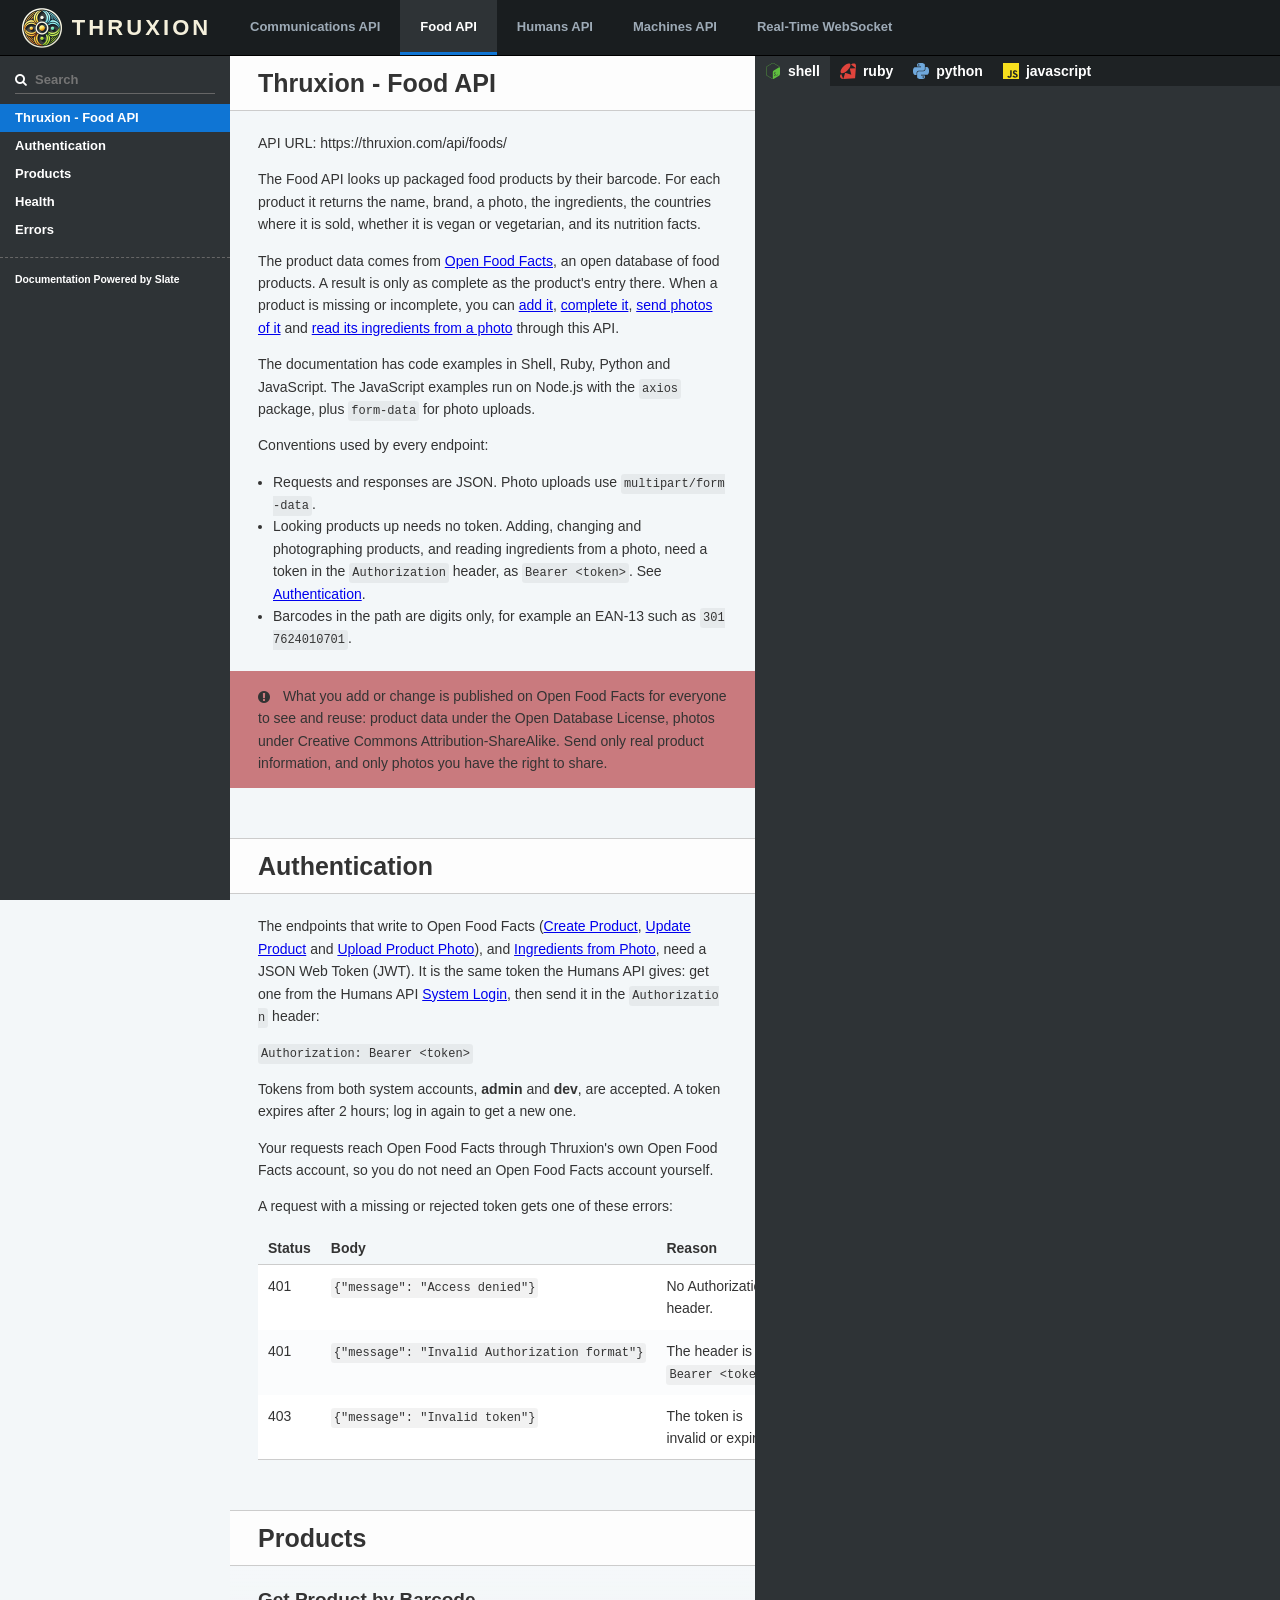
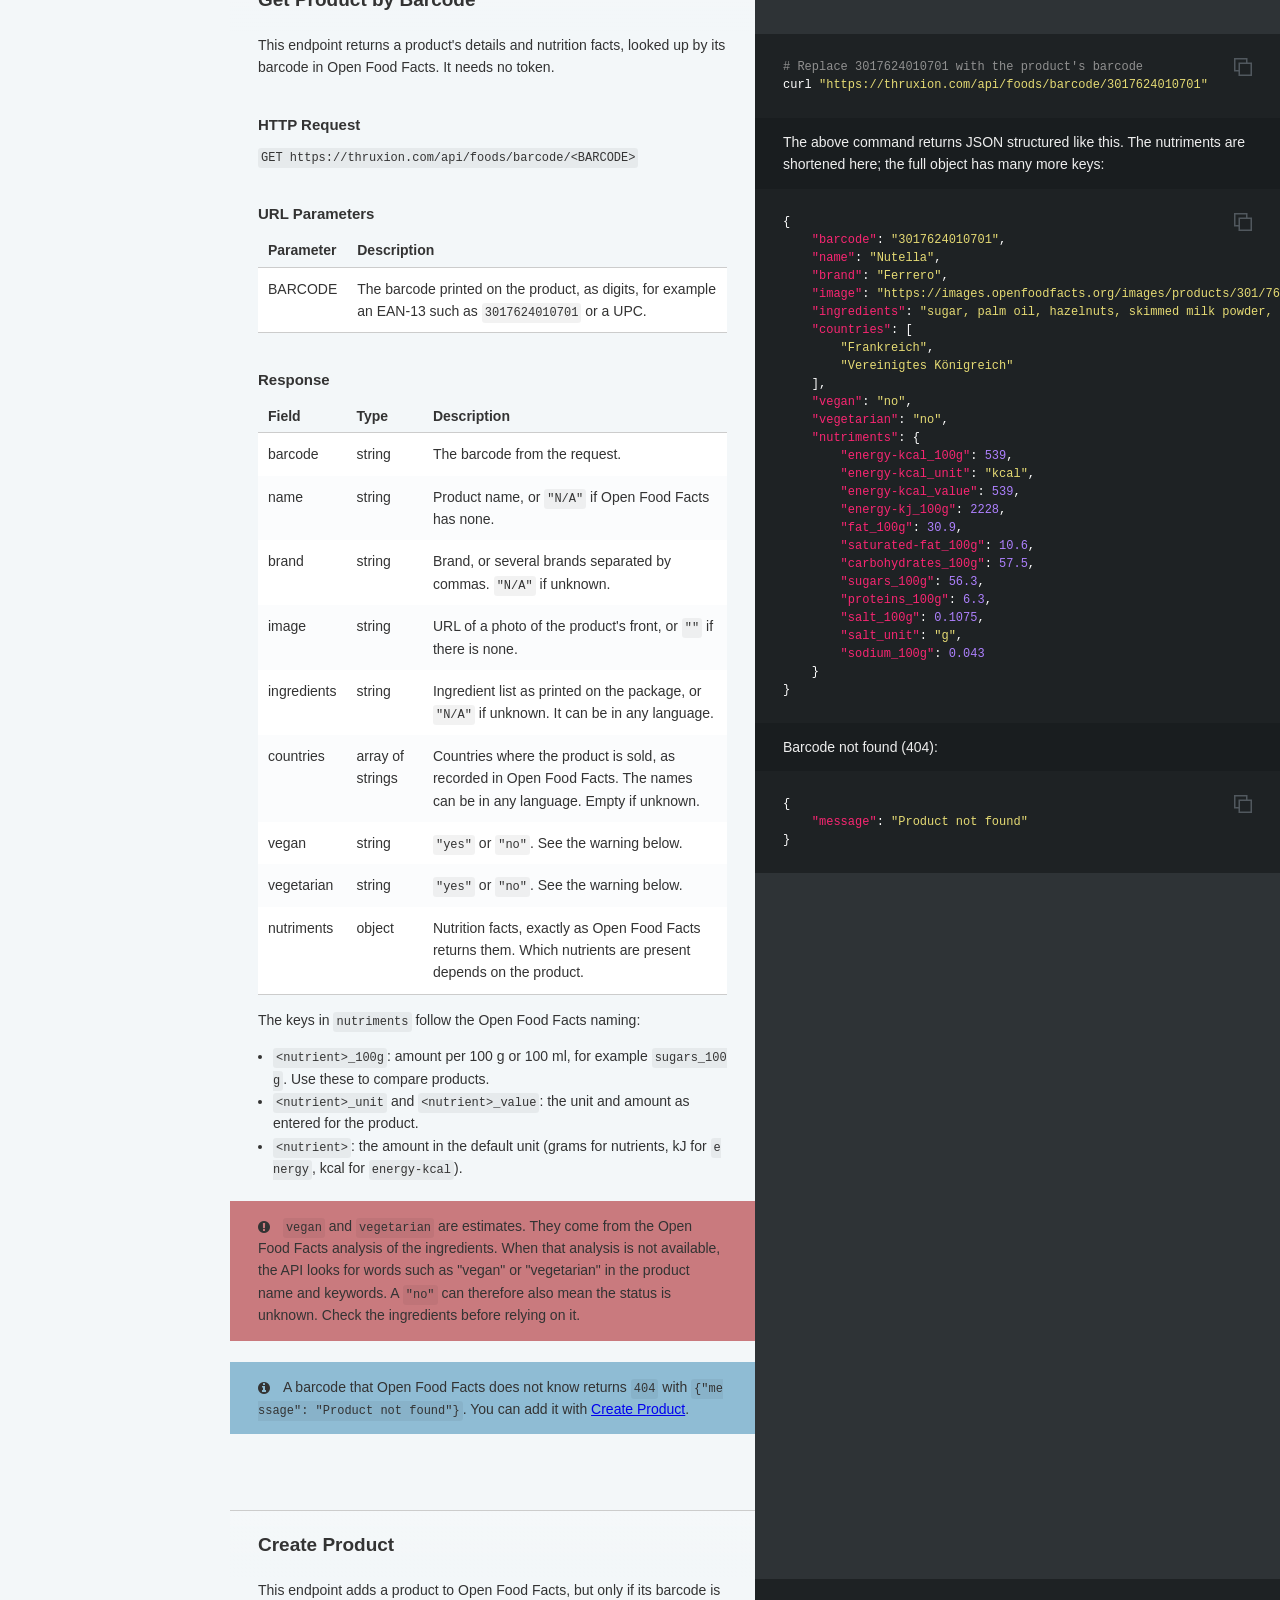
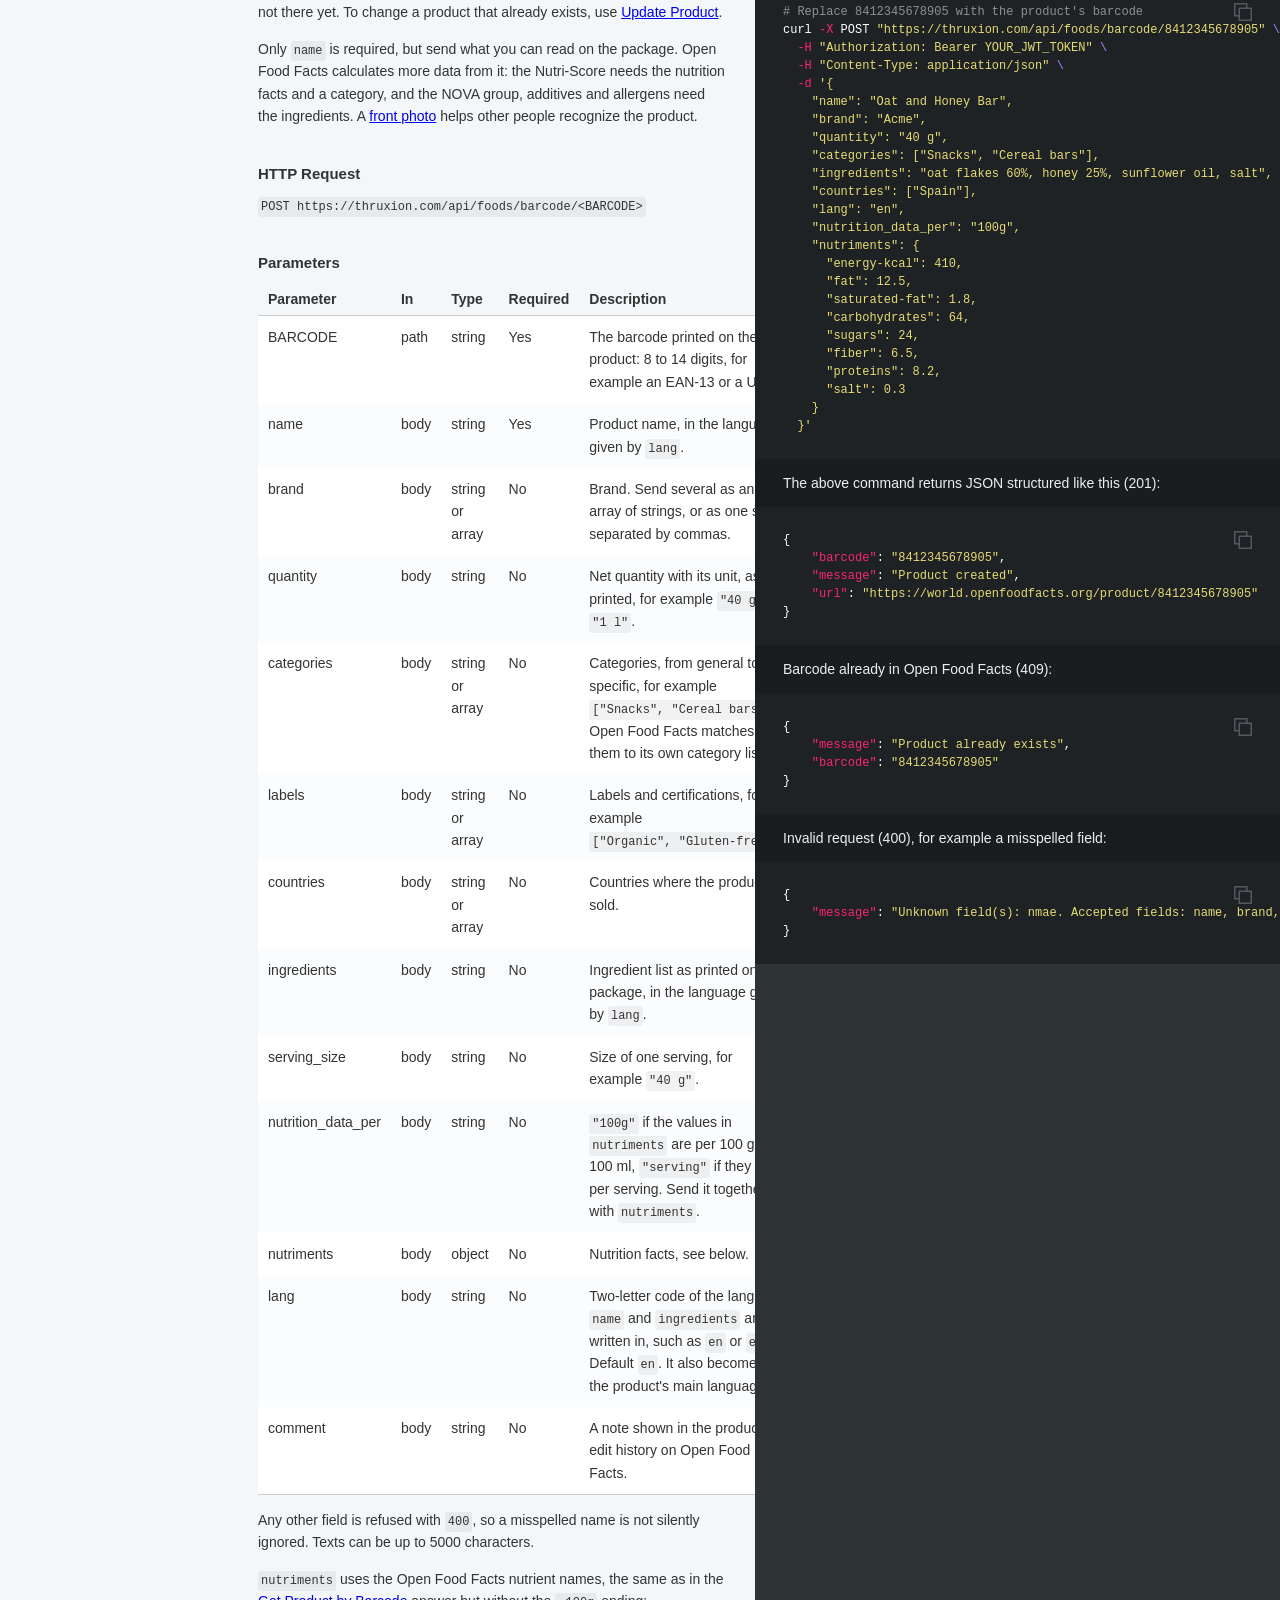
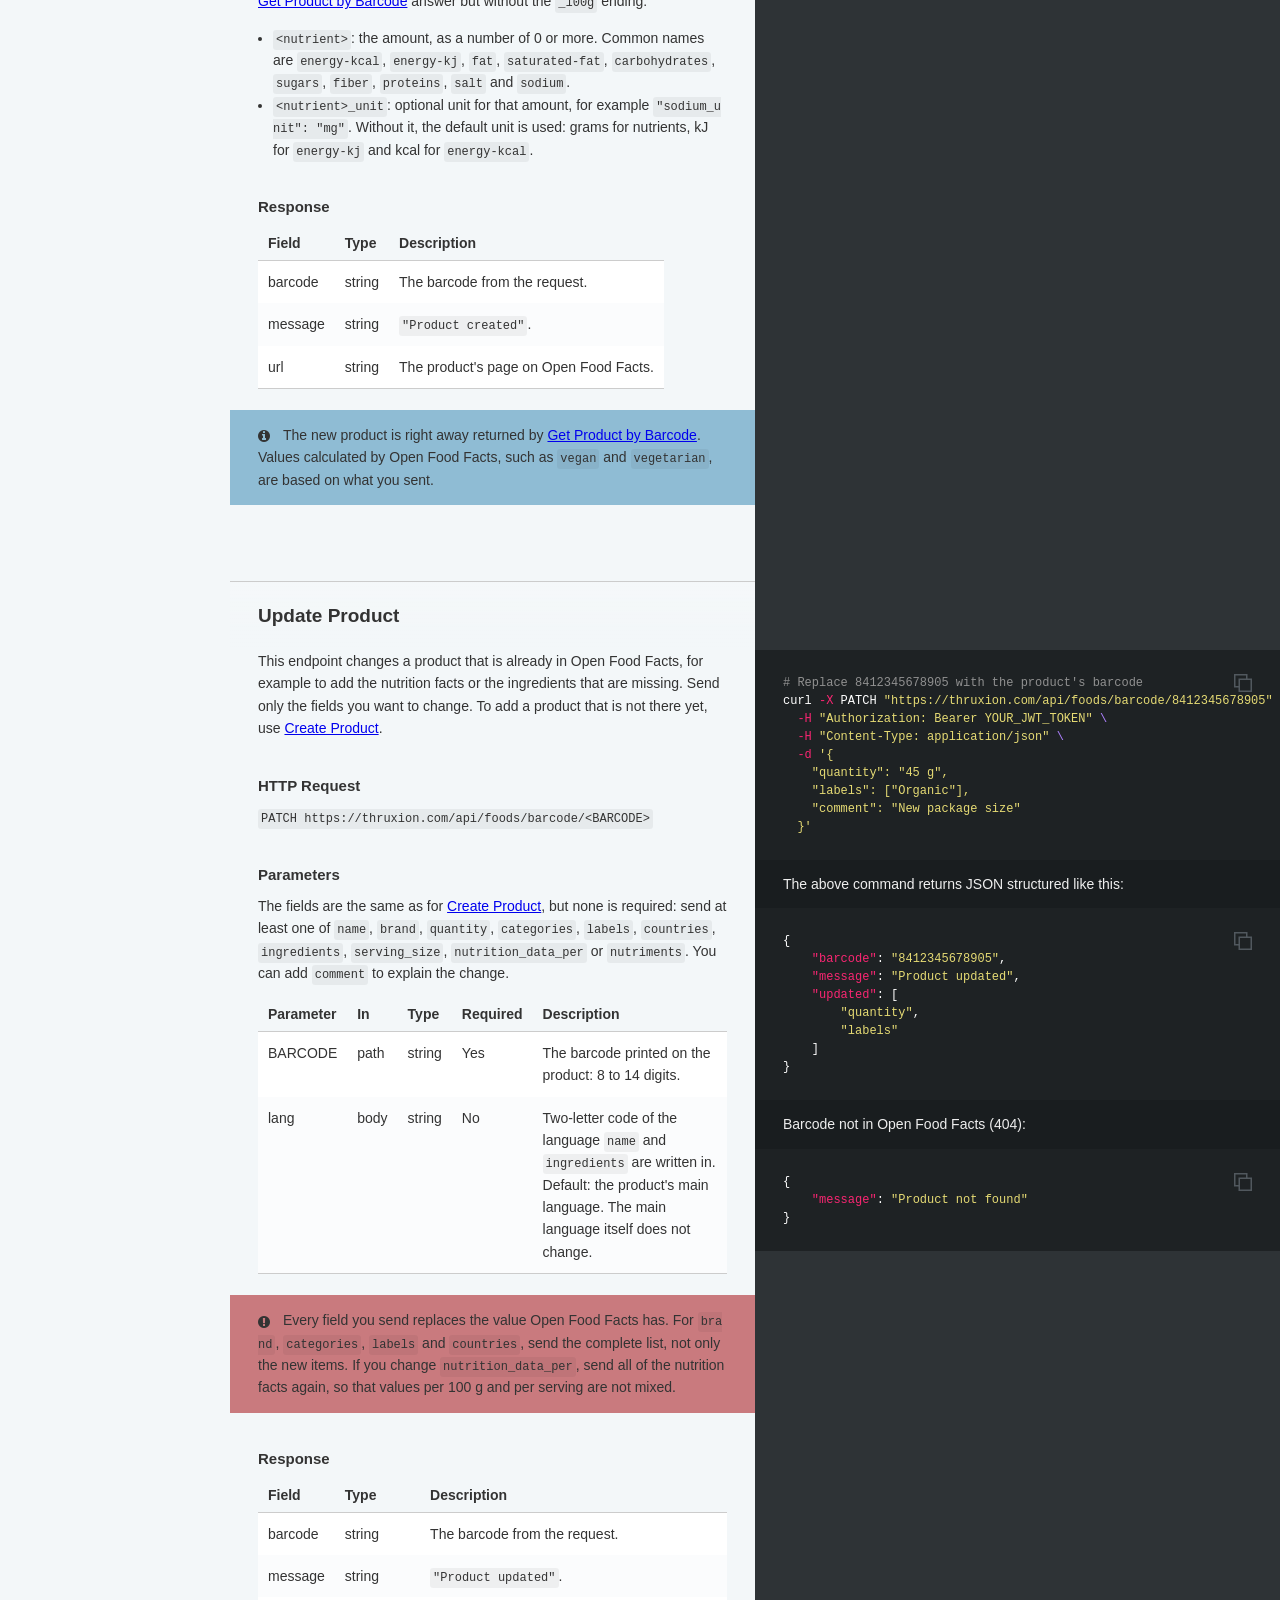
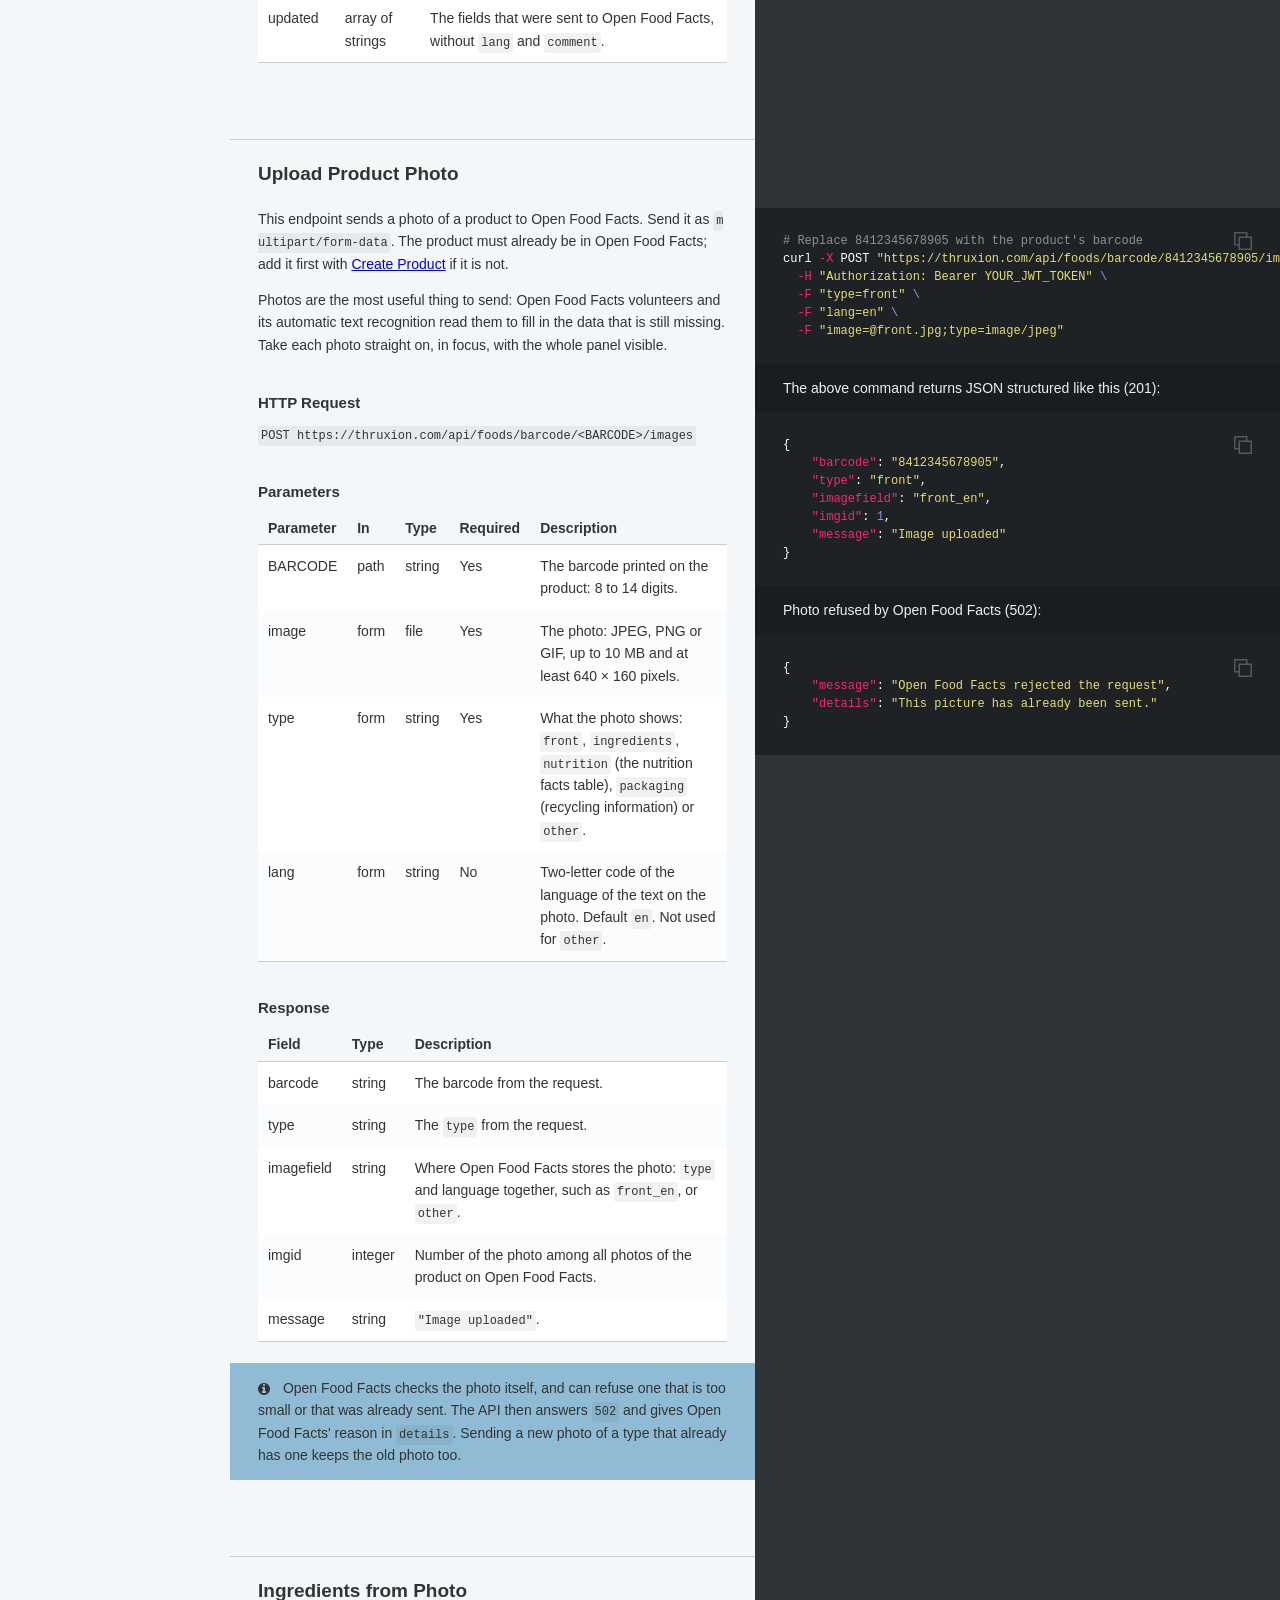
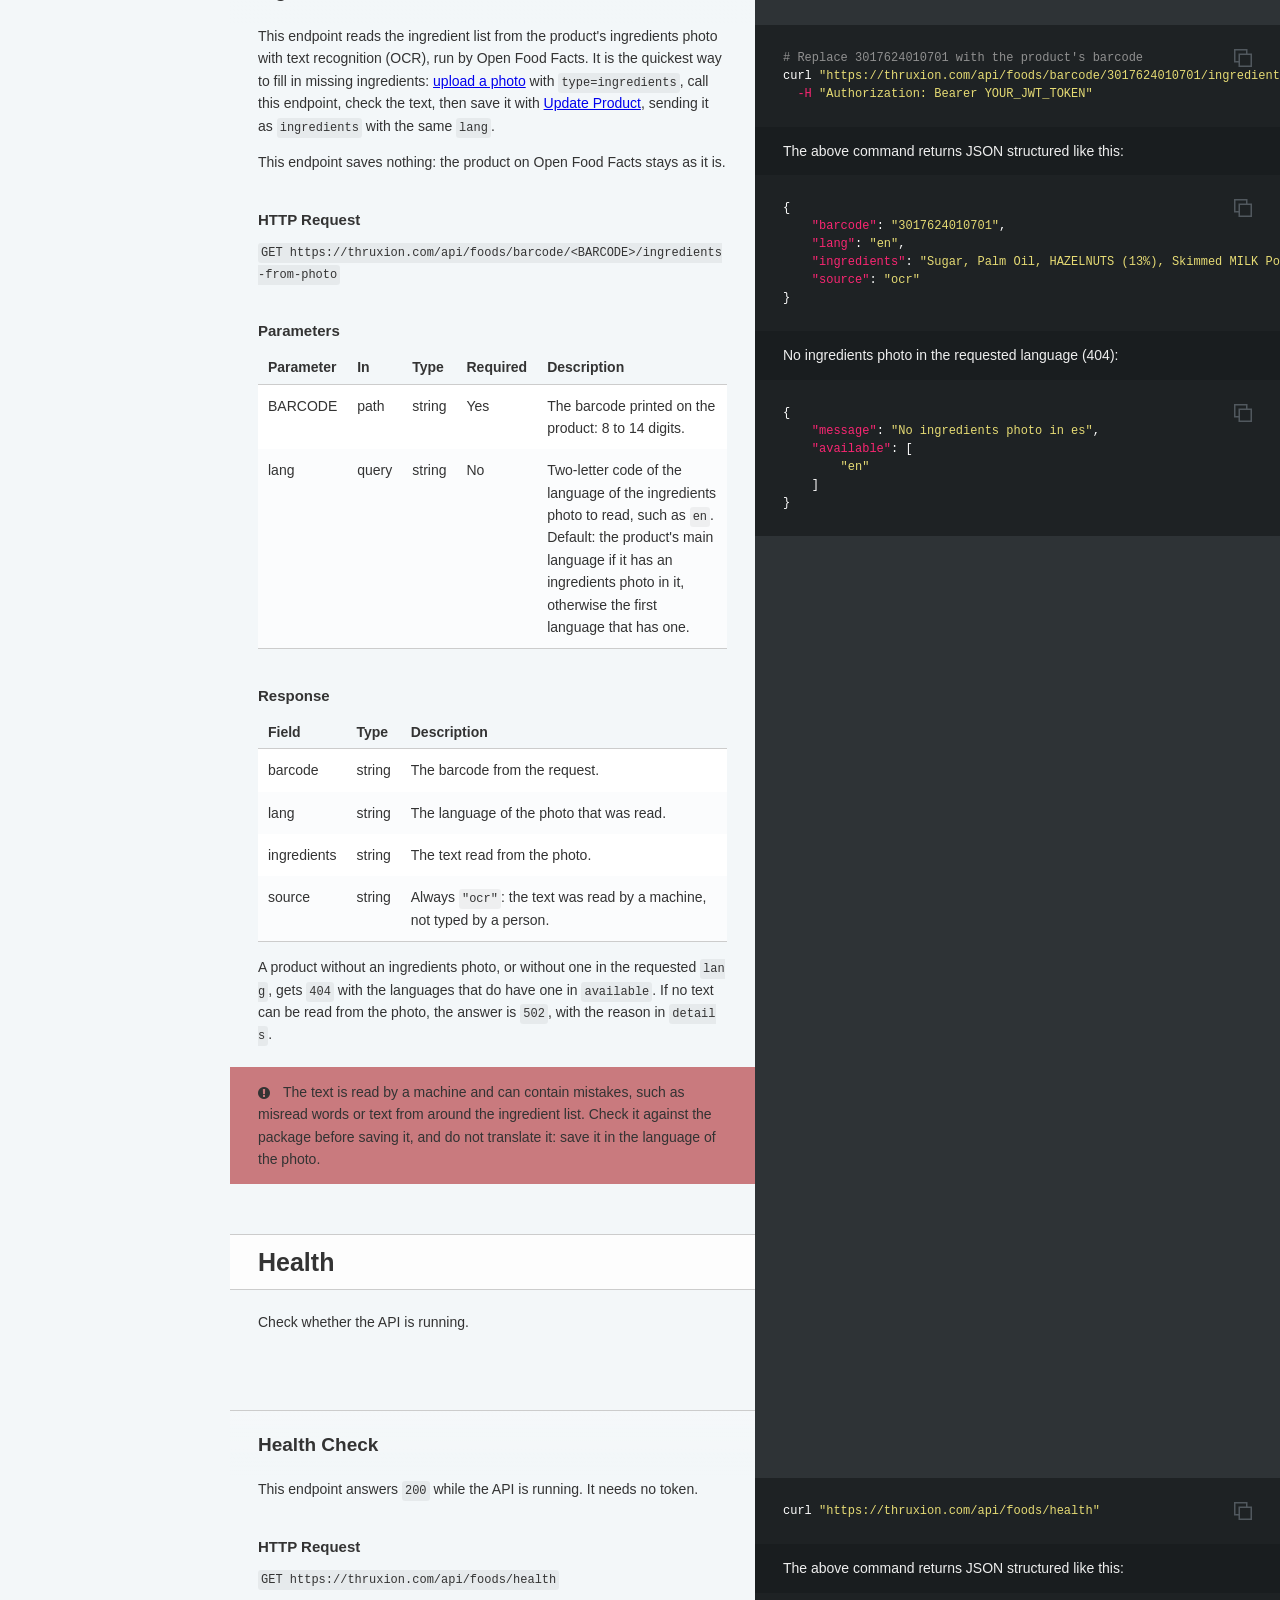
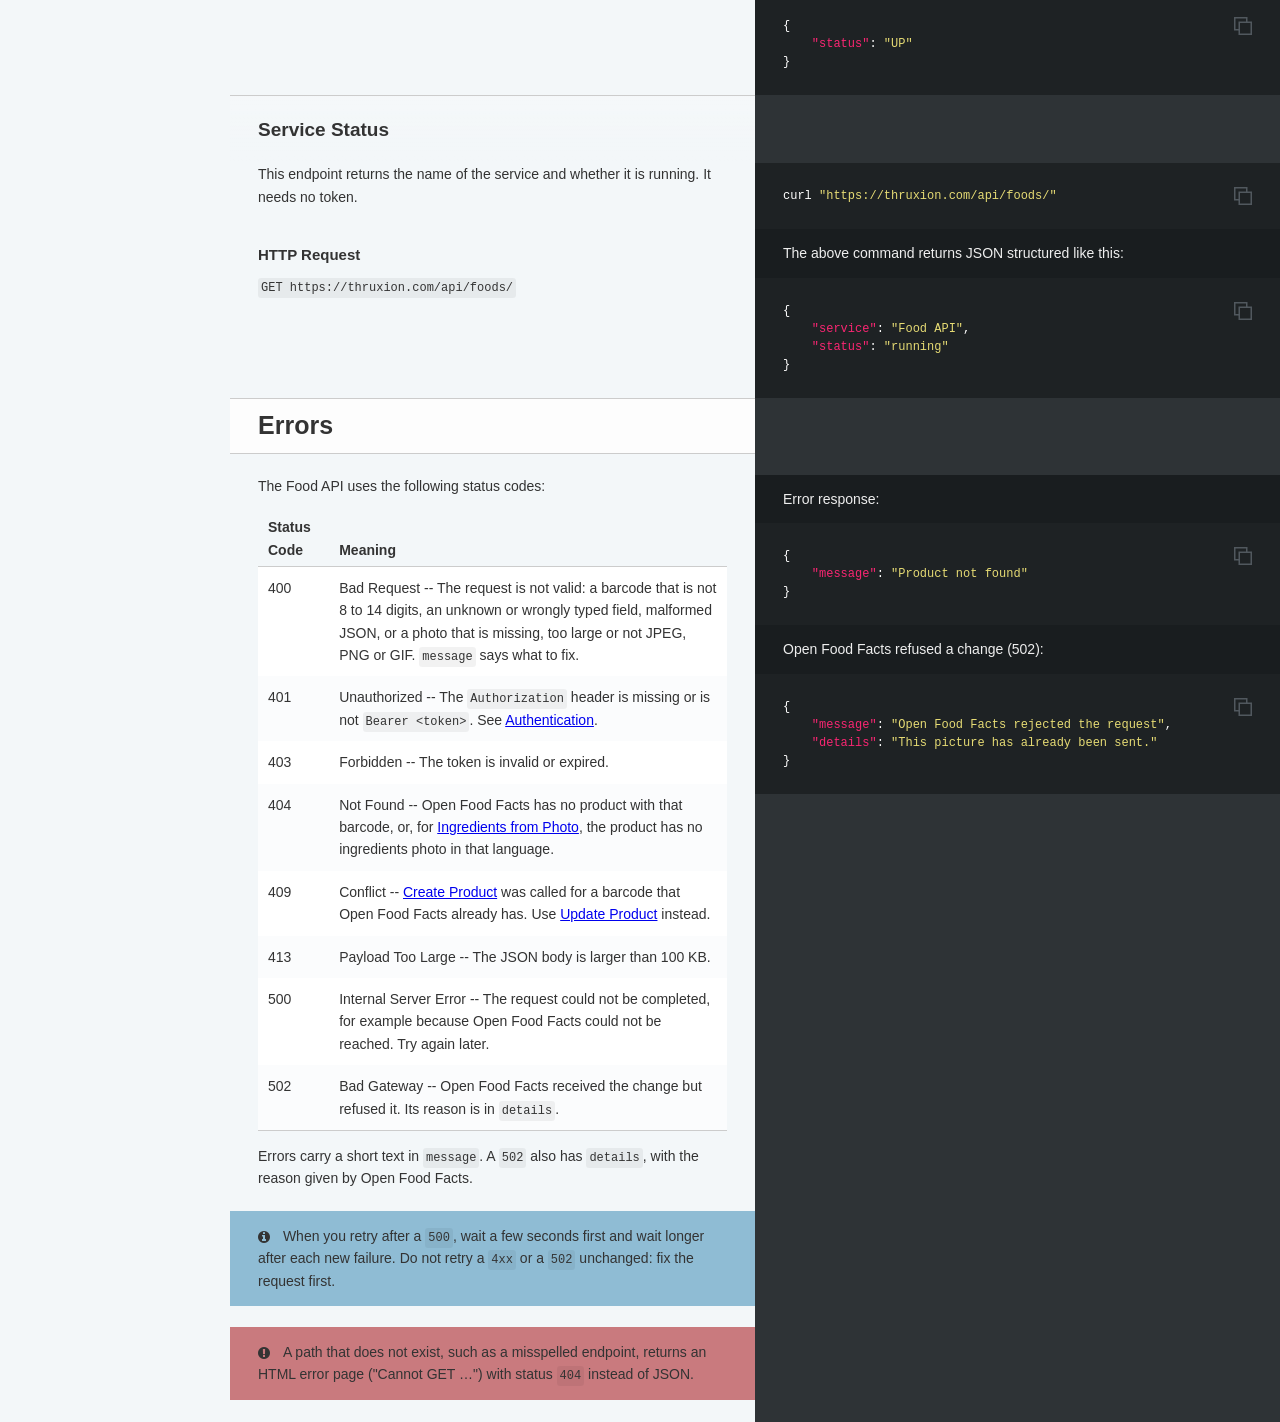
<file: foods.html>
<!doctype html>
<html>
  <head>
    <meta charset="utf-8">
    <meta content="IE=edge,chrome=1" http-equiv="X-UA-Compatible">
    <meta name="viewport" content="width=device-width, initial-scale=1, maximum-scale=1">
        <meta
            name="description"
            content="Documentation for the Food API"
        >
    <title>Thruxion API - Food</title>

    <style media="screen">
      .highlight table td { padding: 5px; }
.highlight table pre { margin: 0; }
.highlight .gh {
  color: #999999;
}
.highlight .sr {
  color: #f6aa11;
}
.highlight .go {
  color: #888888;
}
.highlight .gp {
  color: #555555;
}
.highlight .gs {
}
.highlight .gu {
  color: #aaaaaa;
}
.highlight .nb {
  color: #f6aa11;
}
.highlight .cm {
  color: #75715e;
}
.highlight .cp {
  color: #75715e;
}
.highlight .c1 {
  color: #75715e;
}
.highlight .cs {
  color: #75715e;
}
.highlight .c, .highlight .ch, .highlight .cd, .highlight .cpf {
  color: #75715e;
}
.highlight .err {
  color: #960050;
}
.highlight .gr {
  color: #960050;
}
.highlight .gt {
  color: #960050;
}
.highlight .gd {
  color: #49483e;
}
.highlight .gi {
  color: #49483e;
}
.highlight .ge {
  color: #49483e;
}
.highlight .kc {
  color: #66d9ef;
}
.highlight .kd {
  color: #66d9ef;
}
.highlight .kr {
  color: #66d9ef;
}
.highlight .no {
  color: #66d9ef;
}
.highlight .kt {
  color: #66d9ef;
}
.highlight .mf {
  color: #ae81ff;
}
.highlight .mh {
  color: #ae81ff;
}
.highlight .il {
  color: #ae81ff;
}
.highlight .mi {
  color: #ae81ff;
}
.highlight .mo {
  color: #ae81ff;
}
.highlight .m, .highlight .mb, .highlight .mx {
  color: #ae81ff;
}
.highlight .sc {
  color: #ae81ff;
}
.highlight .se {
  color: #ae81ff;
}
.highlight .ss {
  color: #ae81ff;
}
.highlight .sd {
  color: #e6db74;
}
.highlight .s2 {
  color: #e6db74;
}
.highlight .sb {
  color: #e6db74;
}
.highlight .sh {
  color: #e6db74;
}
.highlight .si {
  color: #e6db74;
}
.highlight .sx {
  color: #e6db74;
}
.highlight .s1 {
  color: #e6db74;
}
.highlight .s, .highlight .sa, .highlight .dl {
  color: #e6db74;
}
.highlight .na {
  color: #a6e22e;
}
.highlight .nc {
  color: #a6e22e;
}
.highlight .nd {
  color: #a6e22e;
}
.highlight .ne {
  color: #a6e22e;
}
.highlight .nf, .highlight .fm {
  color: #a6e22e;
}
.highlight .vc {
  color: #ffffff;
}
.highlight .nn {
  color: #ffffff;
}
.highlight .ni {
  color: #ffffff;
}
.highlight .bp {
  color: #ffffff;
}
.highlight .vg {
  color: #ffffff;
}
.highlight .vi {
  color: #ffffff;
}
.highlight .nv, .highlight .vm {
  color: #ffffff;
}
.highlight .w {
  color: #ffffff;
}
.highlight {
  color: #ffffff;
}
.highlight .n, .highlight .py, .highlight .nx {
  color: #ffffff;
}
.highlight .nl {
  color: #f92672;
}
.highlight .ow {
  color: #f92672;
}
.highlight .nt {
  color: #f92672;
}
.highlight .k, .highlight .kv {
  color: #f92672;
}
.highlight .kn {
  color: #f92672;
}
.highlight .kp {
  color: #f92672;
}
.highlight .o {
  color: #f92672;
}
    </style>
    <style media="print">
      * {
        -webkit-transition:none!important;
        transition:none!important;
      }
      .highlight table td { padding: 5px; }
.highlight table pre { margin: 0; }
.highlight, .highlight .w {
  color: #586e75;
}
.highlight .err {
  color: #002b36;
  background-color: #dc322f;
}
.highlight .c, .highlight .ch, .highlight .cd, .highlight .cm, .highlight .cpf, .highlight .c1, .highlight .cs {
  color: #657b83;
}
.highlight .cp {
  color: #b58900;
}
.highlight .nt {
  color: #b58900;
}
.highlight .o, .highlight .ow {
  color: #93a1a1;
}
.highlight .p, .highlight .pi {
  color: #93a1a1;
}
.highlight .gi {
  color: #859900;
}
.highlight .gd {
  color: #dc322f;
}
.highlight .gh {
  color: #268bd2;
  background-color: #002b36;
  font-weight: bold;
}
.highlight .k, .highlight .kn, .highlight .kp, .highlight .kr, .highlight .kv {
  color: #6c71c4;
}
.highlight .kc {
  color: #cb4b16;
}
.highlight .kt {
  color: #cb4b16;
}
.highlight .kd {
  color: #cb4b16;
}
.highlight .s, .highlight .sb, .highlight .sc, .highlight .dl, .highlight .sd, .highlight .s2, .highlight .sh, .highlight .sx, .highlight .s1 {
  color: #859900;
}
.highlight .sa {
  color: #6c71c4;
}
.highlight .sr {
  color: #2aa198;
}
.highlight .si {
  color: #d33682;
}
.highlight .se {
  color: #d33682;
}
.highlight .nn {
  color: #b58900;
}
.highlight .nc {
  color: #b58900;
}
.highlight .no {
  color: #b58900;
}
.highlight .na {
  color: #268bd2;
}
.highlight .m, .highlight .mb, .highlight .mf, .highlight .mh, .highlight .mi, .highlight .il, .highlight .mo, .highlight .mx {
  color: #859900;
}
.highlight .ss {
  color: #859900;
}
    </style>
    <link href="stylesheets/screen-f005b3e2.css" rel="stylesheet" media="screen" />
    <link href="stylesheets/print-95e92141.css" rel="stylesheet" media="print" />
      <script src="javascripts/all-47223a8c.js"></script>

    <script>
      $(function() { setupCodeCopy(); });
    </script>
  </head>

  <body class="foods" data-languages="[&quot;shell&quot;,&quot;ruby&quot;,&quot;python&quot;,&quot;javascript&quot;]">
    <header class="topbar">
      <div class="brand">
        <img src="images/logo-mark-c9d055f6.png" class="logo" alt="" width="80" height="80" />
        <span class="brand-name">Thruxion</span>
      </div>
      <nav class="api-switcher" aria-label="API documentation">
          <a href="index.html">Communications API</a>
          <a href="foods.html" class="active" aria-current="page">Food API</a>
          <a href="humans.html">Humans API</a>
          <a href="machines.html">Machines API</a>
          <a href="realtime.html">Real-Time WebSocket</a>
      </nav>
    </header>
    <a href="#" id="nav-button">
      <span>
        NAV
        <img src="images/navbar-cad8cdcb.png" alt="" />
      </span>
    </a>
    <div class="toc-wrapper">
        <div class="lang-selector">
              <a href="#" data-language-name="shell">shell</a>
              <a href="#" data-language-name="ruby">ruby</a>
              <a href="#" data-language-name="python">python</a>
              <a href="#" data-language-name="javascript">javascript</a>
        </div>
        <div class="search">
          <input type="text" class="search" id="input-search" placeholder="Search">
        </div>
        <ul class="search-results"></ul>
      <ul id="toc" class="toc-list-h1">
          <li>
            <a href="#thruxion-food-api" class="toc-h1 toc-link" data-title="Thruxion - Food API">Thruxion - Food API</a>
          </li>
          <li>
            <a href="#authentication" class="toc-h1 toc-link" data-title="Authentication">Authentication</a>
          </li>
          <li>
            <a href="#products" class="toc-h1 toc-link" data-title="Products">Products</a>
              <ul class="toc-list-h2">
                  <li>
                    <a href="#get-product-by-barcode" class="toc-h2 toc-link" data-title="Get Product by Barcode">Get Product by Barcode</a>
                  </li>
                  <li>
                    <a href="#create-product" class="toc-h2 toc-link" data-title="Create Product">Create Product</a>
                  </li>
                  <li>
                    <a href="#update-product" class="toc-h2 toc-link" data-title="Update Product">Update Product</a>
                  </li>
                  <li>
                    <a href="#upload-product-photo" class="toc-h2 toc-link" data-title="Upload Product Photo">Upload Product Photo</a>
                  </li>
                  <li>
                    <a href="#ingredients-from-photo" class="toc-h2 toc-link" data-title="Ingredients from Photo">Ingredients from Photo</a>
                  </li>
              </ul>
          </li>
          <li>
            <a href="#health" class="toc-h1 toc-link" data-title="Health">Health</a>
              <ul class="toc-list-h2">
                  <li>
                    <a href="#health-check" class="toc-h2 toc-link" data-title="Health Check">Health Check</a>
                  </li>
                  <li>
                    <a href="#service-status" class="toc-h2 toc-link" data-title="Service Status">Service Status</a>
                  </li>
              </ul>
          </li>
          <li>
            <a href="#errors" class="toc-h1 toc-link" data-title="Errors">Errors</a>
          </li>
      </ul>
        <ul class="toc-footer">
            <li><a href='https://github.com/slatedocs/slate'>Documentation Powered by Slate</a></li>
        </ul>
    </div>
    <div class="page-wrapper">
      <div class="dark-box"></div>
      <div class="content">
        <h1 id='thruxion-food-api'>Thruxion - Food API</h1>
<p>API URL: https://thruxion.com/api/foods/</p>

<p>The Food API looks up packaged food products by their barcode. For each product it returns the name, brand, a photo, the ingredients, the countries where it is sold, whether it is vegan or vegetarian, and its nutrition facts.</p>

<p>The product data comes from <a href="https://world.openfoodfacts.org">Open Food Facts</a>, an open database of food products. A result is only as complete as the product&#39;s entry there. When a product is missing or incomplete, you can <a href="#create-product">add it</a>, <a href="#update-product">complete it</a>, <a href="#upload-product-photo">send photos of it</a> and <a href="#ingredients-from-photo">read its ingredients from a photo</a> through this API.</p>

<p>The documentation has code examples in Shell, Ruby, Python and JavaScript. The JavaScript examples run on Node.js with the <code>axios</code> package, plus <code>form-data</code> for photo uploads.</p>

<p>Conventions used by every endpoint:</p>

<ul>
<li>Requests and responses are JSON. Photo uploads use <code>multipart/form-data</code>.</li>
<li>Looking products up needs no token. Adding, changing and photographing products, and reading ingredients from a photo, need a token in the <code>Authorization</code> header, as <code>Bearer &lt;token&gt;</code>. See <a href="#authentication">Authentication</a>.</li>
<li>Barcodes in the path are digits only, for example an EAN-13 such as <code>3017624010701</code>.</li>
</ul>

<aside class="warning">
What you add or change is published on Open Food Facts for everyone to see and reuse: product data under the Open Database License, photos under Creative Commons Attribution-ShareAlike. Send only real product information, and only photos you have the right to share.
</aside>
<h1 id='authentication'>Authentication</h1>
<p>The endpoints that write to Open Food Facts (<a href="#create-product">Create Product</a>, <a href="#update-product">Update Product</a> and <a href="#upload-product-photo">Upload Product Photo</a>), and <a href="#ingredients-from-photo">Ingredients from Photo</a>, need a JSON Web Token (JWT). It is the same token the Humans API gives: get one from the Humans API <a href="humans.html#system-login">System Login</a>, then send it in the <code>Authorization</code> header:</p>

<p><code>Authorization: Bearer &lt;token&gt;</code></p>

<p>Tokens from both system accounts, <strong>admin</strong> and <strong>dev</strong>, are accepted. A token expires after 2 hours; log in again to get a new one.</p>

<p>Your requests reach Open Food Facts through Thruxion&#39;s own Open Food Facts account, so you do not need an Open Food Facts account yourself.</p>

<p>A request with a missing or rejected token gets one of these errors:</p>

<table><thead>
<tr>
<th>Status</th>
<th>Body</th>
<th>Reason</th>
</tr>
</thead><tbody>
<tr>
<td>401</td>
<td><code>{&quot;message&quot;: &quot;Access denied&quot;}</code></td>
<td>No Authorization header.</td>
</tr>
<tr>
<td>401</td>
<td><code>{&quot;message&quot;: &quot;Invalid Authorization format&quot;}</code></td>
<td>The header is not <code>Bearer &lt;token&gt;</code>.</td>
</tr>
<tr>
<td>403</td>
<td><code>{&quot;message&quot;: &quot;Invalid token&quot;}</code></td>
<td>The token is invalid or expired.</td>
</tr>
</tbody></table>
<h1 id='products'>Products</h1><h2 id='get-product-by-barcode'>Get Product by Barcode</h2><div class="highlight"><pre class="highlight ruby tab-ruby"><code><span class="nb">require</span> <span class="s1">'net/http'</span>
<span class="nb">require</span> <span class="s1">'json'</span>

<span class="n">barcode</span> <span class="o">=</span> <span class="s1">'3017624010701'</span>  <span class="c1"># Replace with the product's barcode</span>

<span class="n">uri</span> <span class="o">=</span> <span class="no">URI</span><span class="p">(</span><span class="s2">"https://thruxion.com/api/foods/barcode/</span><span class="si">#{</span><span class="n">barcode</span><span class="si">}</span><span class="s2">"</span><span class="p">)</span>
<span class="n">req</span> <span class="o">=</span> <span class="no">Net</span><span class="o">::</span><span class="no">HTTP</span><span class="o">::</span><span class="no">Get</span><span class="p">.</span><span class="nf">new</span><span class="p">(</span><span class="n">uri</span><span class="p">)</span>

<span class="n">res</span> <span class="o">=</span> <span class="no">Net</span><span class="o">::</span><span class="no">HTTP</span><span class="p">.</span><span class="nf">start</span><span class="p">(</span><span class="n">uri</span><span class="p">.</span><span class="nf">hostname</span><span class="p">,</span> <span class="n">uri</span><span class="p">.</span><span class="nf">port</span><span class="p">,</span> <span class="ss">use_ssl: </span><span class="kp">true</span><span class="p">)</span> <span class="p">{</span> <span class="o">|</span><span class="n">http</span><span class="o">|</span> <span class="n">http</span><span class="p">.</span><span class="nf">request</span><span class="p">(</span><span class="n">req</span><span class="p">)</span> <span class="p">}</span>
<span class="nb">puts</span> <span class="n">res</span><span class="p">.</span><span class="nf">body</span>
</code></pre></div><div class="highlight"><pre class="highlight python tab-python"><code><span class="kn">import</span> <span class="nn">requests</span>

<span class="n">barcode</span> <span class="o">=</span> <span class="s">"3017624010701"</span>  <span class="c1"># Replace with the product's barcode
</span><span class="n">url</span> <span class="o">=</span> <span class="sa">f</span><span class="s">"https://thruxion.com/api/foods/barcode/</span><span class="si">{</span><span class="n">barcode</span><span class="si">}</span><span class="s">"</span>

<span class="n">response</span> <span class="o">=</span> <span class="n">requests</span><span class="p">.</span><span class="n">get</span><span class="p">(</span><span class="n">url</span><span class="p">)</span>
<span class="k">print</span><span class="p">(</span><span class="n">response</span><span class="p">.</span><span class="n">json</span><span class="p">())</span>
</code></pre></div><div class="highlight"><pre class="highlight shell tab-shell"><code><span class="c"># Replace 3017624010701 with the product's barcode</span>
curl <span class="s2">"https://thruxion.com/api/foods/barcode/3017624010701"</span>
</code></pre></div><div class="highlight"><pre class="highlight javascript tab-javascript"><code><span class="kd">const</span> <span class="nx">axios</span> <span class="o">=</span> <span class="nx">require</span><span class="p">(</span><span class="dl">'</span><span class="s1">axios</span><span class="dl">'</span><span class="p">);</span>

<span class="kd">const</span> <span class="nx">getProductByBarcode</span> <span class="o">=</span> <span class="k">async</span> <span class="p">(</span><span class="nx">barcode</span><span class="p">)</span> <span class="o">=&gt;</span> <span class="p">{</span>
    <span class="k">try</span> <span class="p">{</span>
        <span class="kd">const</span> <span class="nx">response</span> <span class="o">=</span> <span class="k">await</span> <span class="nx">axios</span><span class="p">.</span><span class="kd">get</span><span class="p">(</span><span class="s2">`https://thruxion.com/api/foods/barcode/</span><span class="p">${</span><span class="nx">barcode</span><span class="p">}</span><span class="s2">`</span><span class="p">);</span>
        <span class="nx">console</span><span class="p">.</span><span class="nx">log</span><span class="p">(</span><span class="nx">response</span><span class="p">.</span><span class="nx">data</span><span class="p">);</span>
    <span class="p">}</span> <span class="k">catch</span> <span class="p">(</span><span class="nx">error</span><span class="p">)</span> <span class="p">{</span>
        <span class="nx">console</span><span class="p">.</span><span class="nx">error</span><span class="p">(</span><span class="nx">error</span><span class="p">.</span><span class="nx">response</span> <span class="p">?</span> <span class="nx">error</span><span class="p">.</span><span class="nx">response</span><span class="p">.</span><span class="nx">data</span> <span class="p">:</span> <span class="nx">error</span><span class="p">.</span><span class="nx">message</span><span class="p">);</span>
    <span class="p">}</span>
<span class="p">};</span>

<span class="nx">getProductByBarcode</span><span class="p">(</span><span class="dl">'</span><span class="s1">3017624010701</span><span class="dl">'</span><span class="p">);</span> <span class="c1">// Replace with the product's barcode</span>
</code></pre></div>
<blockquote>
<p>The above command returns JSON structured like this. The nutriments are shortened here; the full object has many more keys:</p>
</blockquote>
<div class="highlight"><pre class="highlight json tab-json"><code><span class="p">{</span><span class="w">
    </span><span class="nl">"barcode"</span><span class="p">:</span><span class="w"> </span><span class="s2">"3017624010701"</span><span class="p">,</span><span class="w">
    </span><span class="nl">"name"</span><span class="p">:</span><span class="w"> </span><span class="s2">"Nutella"</span><span class="p">,</span><span class="w">
    </span><span class="nl">"brand"</span><span class="p">:</span><span class="w"> </span><span class="s2">"Ferrero"</span><span class="p">,</span><span class="w">
    </span><span class="nl">"image"</span><span class="p">:</span><span class="w"> </span><span class="s2">"https://images.openfoodfacts.org/images/products/301/762/401/0701/front_en.100.400.jpg"</span><span class="p">,</span><span class="w">
    </span><span class="nl">"ingredients"</span><span class="p">:</span><span class="w"> </span><span class="s2">"sugar, palm oil, hazelnuts, skimmed milk powder, fat reduced cocoa, emulsifier, vanillin"</span><span class="p">,</span><span class="w">
    </span><span class="nl">"countries"</span><span class="p">:</span><span class="w"> </span><span class="p">[</span><span class="w">
        </span><span class="s2">"Frankreich"</span><span class="p">,</span><span class="w">
        </span><span class="s2">"Vereinigtes Königreich"</span><span class="w">
    </span><span class="p">],</span><span class="w">
    </span><span class="nl">"vegan"</span><span class="p">:</span><span class="w"> </span><span class="s2">"no"</span><span class="p">,</span><span class="w">
    </span><span class="nl">"vegetarian"</span><span class="p">:</span><span class="w"> </span><span class="s2">"no"</span><span class="p">,</span><span class="w">
    </span><span class="nl">"nutriments"</span><span class="p">:</span><span class="w"> </span><span class="p">{</span><span class="w">
        </span><span class="nl">"energy-kcal_100g"</span><span class="p">:</span><span class="w"> </span><span class="mi">539</span><span class="p">,</span><span class="w">
        </span><span class="nl">"energy-kcal_unit"</span><span class="p">:</span><span class="w"> </span><span class="s2">"kcal"</span><span class="p">,</span><span class="w">
        </span><span class="nl">"energy-kcal_value"</span><span class="p">:</span><span class="w"> </span><span class="mi">539</span><span class="p">,</span><span class="w">
        </span><span class="nl">"energy-kj_100g"</span><span class="p">:</span><span class="w"> </span><span class="mi">2228</span><span class="p">,</span><span class="w">
        </span><span class="nl">"fat_100g"</span><span class="p">:</span><span class="w"> </span><span class="mf">30.9</span><span class="p">,</span><span class="w">
        </span><span class="nl">"saturated-fat_100g"</span><span class="p">:</span><span class="w"> </span><span class="mf">10.6</span><span class="p">,</span><span class="w">
        </span><span class="nl">"carbohydrates_100g"</span><span class="p">:</span><span class="w"> </span><span class="mf">57.5</span><span class="p">,</span><span class="w">
        </span><span class="nl">"sugars_100g"</span><span class="p">:</span><span class="w"> </span><span class="mf">56.3</span><span class="p">,</span><span class="w">
        </span><span class="nl">"proteins_100g"</span><span class="p">:</span><span class="w"> </span><span class="mf">6.3</span><span class="p">,</span><span class="w">
        </span><span class="nl">"salt_100g"</span><span class="p">:</span><span class="w"> </span><span class="mf">0.1075</span><span class="p">,</span><span class="w">
        </span><span class="nl">"salt_unit"</span><span class="p">:</span><span class="w"> </span><span class="s2">"g"</span><span class="p">,</span><span class="w">
        </span><span class="nl">"sodium_100g"</span><span class="p">:</span><span class="w"> </span><span class="mf">0.043</span><span class="w">
    </span><span class="p">}</span><span class="w">
</span><span class="p">}</span><span class="w">
</span></code></pre></div>
<blockquote>
<p>Barcode not found (404):</p>
</blockquote>
<div class="highlight"><pre class="highlight json tab-json"><code><span class="p">{</span><span class="w">
    </span><span class="nl">"message"</span><span class="p">:</span><span class="w"> </span><span class="s2">"Product not found"</span><span class="w">
</span><span class="p">}</span><span class="w">
</span></code></pre></div>
<p>This endpoint returns a product&#39;s details and nutrition facts, looked up by its barcode in Open Food Facts. It needs no token.</p>
<h3 id='http-request'>HTTP Request</h3>
<p><code>GET https://thruxion.com/api/foods/barcode/&lt;BARCODE&gt;</code></p>
<h3 id='url-parameters'>URL Parameters</h3>
<table><thead>
<tr>
<th>Parameter</th>
<th>Description</th>
</tr>
</thead><tbody>
<tr>
<td>BARCODE</td>
<td>The barcode printed on the product, as digits, for example an EAN-13 such as <code>3017624010701</code> or a UPC.</td>
</tr>
</tbody></table>
<h3 id='response'>Response</h3>
<table><thead>
<tr>
<th>Field</th>
<th>Type</th>
<th>Description</th>
</tr>
</thead><tbody>
<tr>
<td>barcode</td>
<td>string</td>
<td>The barcode from the request.</td>
</tr>
<tr>
<td>name</td>
<td>string</td>
<td>Product name, or <code>&quot;N/A&quot;</code> if Open Food Facts has none.</td>
</tr>
<tr>
<td>brand</td>
<td>string</td>
<td>Brand, or several brands separated by commas. <code>&quot;N/A&quot;</code> if unknown.</td>
</tr>
<tr>
<td>image</td>
<td>string</td>
<td>URL of a photo of the product&#39;s front, or <code>&quot;&quot;</code> if there is none.</td>
</tr>
<tr>
<td>ingredients</td>
<td>string</td>
<td>Ingredient list as printed on the package, or <code>&quot;N/A&quot;</code> if unknown. It can be in any language.</td>
</tr>
<tr>
<td>countries</td>
<td>array of strings</td>
<td>Countries where the product is sold, as recorded in Open Food Facts. The names can be in any language. Empty if unknown.</td>
</tr>
<tr>
<td>vegan</td>
<td>string</td>
<td><code>&quot;yes&quot;</code> or <code>&quot;no&quot;</code>. See the warning below.</td>
</tr>
<tr>
<td>vegetarian</td>
<td>string</td>
<td><code>&quot;yes&quot;</code> or <code>&quot;no&quot;</code>. See the warning below.</td>
</tr>
<tr>
<td>nutriments</td>
<td>object</td>
<td>Nutrition facts, exactly as Open Food Facts returns them. Which nutrients are present depends on the product.</td>
</tr>
</tbody></table>

<p>The keys in <code>nutriments</code> follow the Open Food Facts naming:</p>

<ul>
<li><code>&lt;nutrient&gt;_100g</code>: amount per 100 g or 100 ml, for example <code>sugars_100g</code>. Use these to compare products.</li>
<li><code>&lt;nutrient&gt;_unit</code> and <code>&lt;nutrient&gt;_value</code>: the unit and amount as entered for the product.</li>
<li><code>&lt;nutrient&gt;</code>: the amount in the default unit (grams for nutrients, kJ for <code>energy</code>, kcal for <code>energy-kcal</code>).</li>
</ul>

<aside class="warning">
<code>vegan</code> and <code>vegetarian</code> are estimates. They come from the Open Food Facts analysis of the ingredients. When that analysis is not available, the API looks for words such as "vegan" or "vegetarian" in the product name and keywords. A <code>"no"</code> can therefore also mean the status is unknown. Check the ingredients before relying on it.
</aside>

<aside class="notice">
A barcode that Open Food Facts does not know returns <code>404</code> with <code>{"message": "Product not found"}</code>. You can add it with <a href="#create-product">Create Product</a>.
</aside>
<h2 id='create-product'>Create Product</h2><div class="highlight"><pre class="highlight ruby tab-ruby"><code><span class="nb">require</span> <span class="s1">'net/http'</span>
<span class="nb">require</span> <span class="s1">'json'</span>

<span class="n">barcode</span> <span class="o">=</span> <span class="s1">'8412345678905'</span>  <span class="c1"># Replace with the product's barcode</span>

<span class="n">uri</span> <span class="o">=</span> <span class="no">URI</span><span class="p">(</span><span class="s2">"https://thruxion.com/api/foods/barcode/</span><span class="si">#{</span><span class="n">barcode</span><span class="si">}</span><span class="s2">"</span><span class="p">)</span>
<span class="n">req</span> <span class="o">=</span> <span class="no">Net</span><span class="o">::</span><span class="no">HTTP</span><span class="o">::</span><span class="no">Post</span><span class="p">.</span><span class="nf">new</span><span class="p">(</span><span class="n">uri</span><span class="p">,</span> <span class="s1">'Content-Type'</span> <span class="o">=&gt;</span> <span class="s1">'application/json'</span><span class="p">,</span> <span class="s1">'Authorization'</span> <span class="o">=&gt;</span> <span class="s1">'Bearer YOUR_JWT_TOKEN'</span><span class="p">)</span>
<span class="n">req</span><span class="p">.</span><span class="nf">body</span> <span class="o">=</span> <span class="p">{</span>
  <span class="ss">name: </span><span class="s1">'Oat and Honey Bar'</span><span class="p">,</span>
  <span class="ss">brand: </span><span class="s1">'Acme'</span><span class="p">,</span>
  <span class="ss">quantity: </span><span class="s1">'40 g'</span><span class="p">,</span>
  <span class="ss">categories: </span><span class="p">[</span><span class="s1">'Snacks'</span><span class="p">,</span> <span class="s1">'Cereal bars'</span><span class="p">],</span>
  <span class="ss">ingredients: </span><span class="s1">'oat flakes 60%, honey 25%, sunflower oil, salt'</span><span class="p">,</span>
  <span class="ss">countries: </span><span class="p">[</span><span class="s1">'Spain'</span><span class="p">],</span>
  <span class="ss">lang: </span><span class="s1">'en'</span><span class="p">,</span>
  <span class="ss">nutrition_data_per: </span><span class="s1">'100g'</span><span class="p">,</span>
  <span class="ss">nutriments: </span><span class="p">{</span>
    <span class="s1">'energy-kcal'</span> <span class="o">=&gt;</span> <span class="mi">410</span><span class="p">,</span>
    <span class="s1">'fat'</span> <span class="o">=&gt;</span> <span class="mf">12.5</span><span class="p">,</span>
    <span class="s1">'saturated-fat'</span> <span class="o">=&gt;</span> <span class="mf">1.8</span><span class="p">,</span>
    <span class="s1">'carbohydrates'</span> <span class="o">=&gt;</span> <span class="mi">64</span><span class="p">,</span>
    <span class="s1">'sugars'</span> <span class="o">=&gt;</span> <span class="mi">24</span><span class="p">,</span>
    <span class="s1">'fiber'</span> <span class="o">=&gt;</span> <span class="mf">6.5</span><span class="p">,</span>
    <span class="s1">'proteins'</span> <span class="o">=&gt;</span> <span class="mf">8.2</span><span class="p">,</span>
    <span class="s1">'salt'</span> <span class="o">=&gt;</span> <span class="mf">0.3</span>
  <span class="p">}</span>
<span class="p">}.</span><span class="nf">to_json</span>

<span class="n">res</span> <span class="o">=</span> <span class="no">Net</span><span class="o">::</span><span class="no">HTTP</span><span class="p">.</span><span class="nf">start</span><span class="p">(</span><span class="n">uri</span><span class="p">.</span><span class="nf">hostname</span><span class="p">,</span> <span class="n">uri</span><span class="p">.</span><span class="nf">port</span><span class="p">,</span> <span class="ss">use_ssl: </span><span class="kp">true</span><span class="p">)</span> <span class="p">{</span> <span class="o">|</span><span class="n">http</span><span class="o">|</span> <span class="n">http</span><span class="p">.</span><span class="nf">request</span><span class="p">(</span><span class="n">req</span><span class="p">)</span> <span class="p">}</span>
<span class="nb">puts</span> <span class="n">res</span><span class="p">.</span><span class="nf">body</span>
</code></pre></div><div class="highlight"><pre class="highlight python tab-python"><code><span class="kn">import</span> <span class="nn">requests</span>

<span class="n">barcode</span> <span class="o">=</span> <span class="s">"8412345678905"</span>  <span class="c1"># Replace with the product's barcode
</span><span class="n">url</span> <span class="o">=</span> <span class="sa">f</span><span class="s">"https://thruxion.com/api/foods/barcode/</span><span class="si">{</span><span class="n">barcode</span><span class="si">}</span><span class="s">"</span>
<span class="n">headers</span> <span class="o">=</span> <span class="p">{</span><span class="s">"Authorization"</span><span class="p">:</span> <span class="s">"Bearer YOUR_JWT_TOKEN"</span><span class="p">}</span>
<span class="n">data</span> <span class="o">=</span> <span class="p">{</span>
    <span class="s">"name"</span><span class="p">:</span> <span class="s">"Oat and Honey Bar"</span><span class="p">,</span>
    <span class="s">"brand"</span><span class="p">:</span> <span class="s">"Acme"</span><span class="p">,</span>
    <span class="s">"quantity"</span><span class="p">:</span> <span class="s">"40 g"</span><span class="p">,</span>
    <span class="s">"categories"</span><span class="p">:</span> <span class="p">[</span><span class="s">"Snacks"</span><span class="p">,</span> <span class="s">"Cereal bars"</span><span class="p">],</span>
    <span class="s">"ingredients"</span><span class="p">:</span> <span class="s">"oat flakes 60%, honey 25%, sunflower oil, salt"</span><span class="p">,</span>
    <span class="s">"countries"</span><span class="p">:</span> <span class="p">[</span><span class="s">"Spain"</span><span class="p">],</span>
    <span class="s">"lang"</span><span class="p">:</span> <span class="s">"en"</span><span class="p">,</span>
    <span class="s">"nutrition_data_per"</span><span class="p">:</span> <span class="s">"100g"</span><span class="p">,</span>
    <span class="s">"nutriments"</span><span class="p">:</span> <span class="p">{</span>
        <span class="s">"energy-kcal"</span><span class="p">:</span> <span class="mi">410</span><span class="p">,</span>
        <span class="s">"fat"</span><span class="p">:</span> <span class="mf">12.5</span><span class="p">,</span>
        <span class="s">"saturated-fat"</span><span class="p">:</span> <span class="mf">1.8</span><span class="p">,</span>
        <span class="s">"carbohydrates"</span><span class="p">:</span> <span class="mi">64</span><span class="p">,</span>
        <span class="s">"sugars"</span><span class="p">:</span> <span class="mi">24</span><span class="p">,</span>
        <span class="s">"fiber"</span><span class="p">:</span> <span class="mf">6.5</span><span class="p">,</span>
        <span class="s">"proteins"</span><span class="p">:</span> <span class="mf">8.2</span><span class="p">,</span>
        <span class="s">"salt"</span><span class="p">:</span> <span class="mf">0.3</span>
    <span class="p">}</span>
<span class="p">}</span>

<span class="n">response</span> <span class="o">=</span> <span class="n">requests</span><span class="p">.</span><span class="n">post</span><span class="p">(</span><span class="n">url</span><span class="p">,</span> <span class="n">headers</span><span class="o">=</span><span class="n">headers</span><span class="p">,</span> <span class="n">json</span><span class="o">=</span><span class="n">data</span><span class="p">)</span>
<span class="k">print</span><span class="p">(</span><span class="n">response</span><span class="p">.</span><span class="n">json</span><span class="p">())</span>
</code></pre></div><div class="highlight"><pre class="highlight shell tab-shell"><code><span class="c"># Replace 8412345678905 with the product's barcode</span>
curl <span class="nt">-X</span> POST <span class="s2">"https://thruxion.com/api/foods/barcode/8412345678905"</span> <span class="se">\</span>
  <span class="nt">-H</span> <span class="s2">"Authorization: Bearer YOUR_JWT_TOKEN"</span> <span class="se">\</span>
  <span class="nt">-H</span> <span class="s2">"Content-Type: application/json"</span> <span class="se">\</span>
  <span class="nt">-d</span> <span class="s1">'{
    "name": "Oat and Honey Bar",
    "brand": "Acme",
    "quantity": "40 g",
    "categories": ["Snacks", "Cereal bars"],
    "ingredients": "oat flakes 60%, honey 25%, sunflower oil, salt",
    "countries": ["Spain"],
    "lang": "en",
    "nutrition_data_per": "100g",
    "nutriments": {
      "energy-kcal": 410,
      "fat": 12.5,
      "saturated-fat": 1.8,
      "carbohydrates": 64,
      "sugars": 24,
      "fiber": 6.5,
      "proteins": 8.2,
      "salt": 0.3
    }
  }'</span>
</code></pre></div><div class="highlight"><pre class="highlight javascript tab-javascript"><code><span class="kd">const</span> <span class="nx">axios</span> <span class="o">=</span> <span class="nx">require</span><span class="p">(</span><span class="dl">'</span><span class="s1">axios</span><span class="dl">'</span><span class="p">);</span>

<span class="kd">const</span> <span class="nx">createProduct</span> <span class="o">=</span> <span class="k">async</span> <span class="p">(</span><span class="nx">token</span><span class="p">,</span> <span class="nx">barcode</span><span class="p">)</span> <span class="o">=&gt;</span> <span class="p">{</span>
    <span class="kd">const</span> <span class="nx">data</span> <span class="o">=</span> <span class="p">{</span>
        <span class="na">name</span><span class="p">:</span> <span class="dl">'</span><span class="s1">Oat and Honey Bar</span><span class="dl">'</span><span class="p">,</span>
        <span class="na">brand</span><span class="p">:</span> <span class="dl">'</span><span class="s1">Acme</span><span class="dl">'</span><span class="p">,</span>
        <span class="na">quantity</span><span class="p">:</span> <span class="dl">'</span><span class="s1">40 g</span><span class="dl">'</span><span class="p">,</span>
        <span class="na">categories</span><span class="p">:</span> <span class="p">[</span><span class="dl">'</span><span class="s1">Snacks</span><span class="dl">'</span><span class="p">,</span> <span class="dl">'</span><span class="s1">Cereal bars</span><span class="dl">'</span><span class="p">],</span>
        <span class="na">ingredients</span><span class="p">:</span> <span class="dl">'</span><span class="s1">oat flakes 60%, honey 25%, sunflower oil, salt</span><span class="dl">'</span><span class="p">,</span>
        <span class="na">countries</span><span class="p">:</span> <span class="p">[</span><span class="dl">'</span><span class="s1">Spain</span><span class="dl">'</span><span class="p">],</span>
        <span class="na">lang</span><span class="p">:</span> <span class="dl">'</span><span class="s1">en</span><span class="dl">'</span><span class="p">,</span>
        <span class="na">nutrition_data_per</span><span class="p">:</span> <span class="dl">'</span><span class="s1">100g</span><span class="dl">'</span><span class="p">,</span>
        <span class="na">nutriments</span><span class="p">:</span> <span class="p">{</span>
            <span class="dl">'</span><span class="s1">energy-kcal</span><span class="dl">'</span><span class="p">:</span> <span class="mi">410</span><span class="p">,</span>
            <span class="na">fat</span><span class="p">:</span> <span class="mf">12.5</span><span class="p">,</span>
            <span class="dl">'</span><span class="s1">saturated-fat</span><span class="dl">'</span><span class="p">:</span> <span class="mf">1.8</span><span class="p">,</span>
            <span class="na">carbohydrates</span><span class="p">:</span> <span class="mi">64</span><span class="p">,</span>
            <span class="na">sugars</span><span class="p">:</span> <span class="mi">24</span><span class="p">,</span>
            <span class="na">fiber</span><span class="p">:</span> <span class="mf">6.5</span><span class="p">,</span>
            <span class="na">proteins</span><span class="p">:</span> <span class="mf">8.2</span><span class="p">,</span>
            <span class="na">salt</span><span class="p">:</span> <span class="mf">0.3</span>
        <span class="p">}</span>
    <span class="p">};</span>
    <span class="k">try</span> <span class="p">{</span>
        <span class="kd">const</span> <span class="nx">response</span> <span class="o">=</span> <span class="k">await</span> <span class="nx">axios</span><span class="p">.</span><span class="nx">post</span><span class="p">(</span><span class="s2">`https://thruxion.com/api/foods/barcode/</span><span class="p">${</span><span class="nx">barcode</span><span class="p">}</span><span class="s2">`</span><span class="p">,</span> <span class="nx">data</span><span class="p">,</span> <span class="p">{</span>
            <span class="na">headers</span><span class="p">:</span> <span class="p">{</span> <span class="na">Authorization</span><span class="p">:</span> <span class="s2">`Bearer </span><span class="p">${</span><span class="nx">token</span><span class="p">}</span><span class="s2">`</span> <span class="p">}</span>
        <span class="p">});</span>
        <span class="nx">console</span><span class="p">.</span><span class="nx">log</span><span class="p">(</span><span class="nx">response</span><span class="p">.</span><span class="nx">data</span><span class="p">);</span>
    <span class="p">}</span> <span class="k">catch</span> <span class="p">(</span><span class="nx">error</span><span class="p">)</span> <span class="p">{</span>
        <span class="nx">console</span><span class="p">.</span><span class="nx">error</span><span class="p">(</span><span class="nx">error</span><span class="p">.</span><span class="nx">response</span> <span class="p">?</span> <span class="nx">error</span><span class="p">.</span><span class="nx">response</span><span class="p">.</span><span class="nx">data</span> <span class="p">:</span> <span class="nx">error</span><span class="p">.</span><span class="nx">message</span><span class="p">);</span>
    <span class="p">}</span>
<span class="p">};</span>

<span class="nx">createProduct</span><span class="p">(</span><span class="dl">'</span><span class="s1">YOUR_JWT_TOKEN</span><span class="dl">'</span><span class="p">,</span> <span class="dl">'</span><span class="s1">8412345678905</span><span class="dl">'</span><span class="p">);</span> <span class="c1">// Replace with the product's barcode</span>
</code></pre></div>
<blockquote>
<p>The above command returns JSON structured like this (201):</p>
</blockquote>
<div class="highlight"><pre class="highlight json tab-json"><code><span class="p">{</span><span class="w">
    </span><span class="nl">"barcode"</span><span class="p">:</span><span class="w"> </span><span class="s2">"8412345678905"</span><span class="p">,</span><span class="w">
    </span><span class="nl">"message"</span><span class="p">:</span><span class="w"> </span><span class="s2">"Product created"</span><span class="p">,</span><span class="w">
    </span><span class="nl">"url"</span><span class="p">:</span><span class="w"> </span><span class="s2">"https://world.openfoodfacts.org/product/8412345678905"</span><span class="w">
</span><span class="p">}</span><span class="w">
</span></code></pre></div>
<blockquote>
<p>Barcode already in Open Food Facts (409):</p>
</blockquote>
<div class="highlight"><pre class="highlight json tab-json"><code><span class="p">{</span><span class="w">
    </span><span class="nl">"message"</span><span class="p">:</span><span class="w"> </span><span class="s2">"Product already exists"</span><span class="p">,</span><span class="w">
    </span><span class="nl">"barcode"</span><span class="p">:</span><span class="w"> </span><span class="s2">"8412345678905"</span><span class="w">
</span><span class="p">}</span><span class="w">
</span></code></pre></div>
<blockquote>
<p>Invalid request (400), for example a misspelled field:</p>
</blockquote>
<div class="highlight"><pre class="highlight json tab-json"><code><span class="p">{</span><span class="w">
    </span><span class="nl">"message"</span><span class="p">:</span><span class="w"> </span><span class="s2">"Unknown field(s): nmae. Accepted fields: name, brand, quantity, categories, labels, countries, ingredients, serving_size, nutrition_data_per, nutriments, comment, lang"</span><span class="w">
</span><span class="p">}</span><span class="w">
</span></code></pre></div>
<p>This endpoint adds a product to Open Food Facts, but only if its barcode is not there yet. To change a product that already exists, use <a href="#update-product">Update Product</a>.</p>

<p>Only <code>name</code> is required, but send what you can read on the package. Open Food Facts calculates more data from it: the Nutri-Score needs the nutrition facts and a category, and the NOVA group, additives and allergens need the ingredients. A <a href="#upload-product-photo">front photo</a> helps other people recognize the product.</p>
<h3 id='http-request-2'>HTTP Request</h3>
<p><code>POST https://thruxion.com/api/foods/barcode/&lt;BARCODE&gt;</code></p>
<h3 id='parameters'>Parameters</h3>
<table><thead>
<tr>
<th>Parameter</th>
<th>In</th>
<th>Type</th>
<th>Required</th>
<th>Description</th>
</tr>
</thead><tbody>
<tr>
<td>BARCODE</td>
<td>path</td>
<td>string</td>
<td>Yes</td>
<td>The barcode printed on the product: 8 to 14 digits, for example an EAN-13 or a UPC.</td>
</tr>
<tr>
<td>name</td>
<td>body</td>
<td>string</td>
<td>Yes</td>
<td>Product name, in the language given by <code>lang</code>.</td>
</tr>
<tr>
<td>brand</td>
<td>body</td>
<td>string or array</td>
<td>No</td>
<td>Brand. Send several as an array of strings, or as one string separated by commas.</td>
</tr>
<tr>
<td>quantity</td>
<td>body</td>
<td>string</td>
<td>No</td>
<td>Net quantity with its unit, as printed, for example <code>&quot;40 g&quot;</code> or <code>&quot;1 l&quot;</code>.</td>
</tr>
<tr>
<td>categories</td>
<td>body</td>
<td>string or array</td>
<td>No</td>
<td>Categories, from general to specific, for example <code>[&quot;Snacks&quot;, &quot;Cereal bars&quot;]</code>. Open Food Facts matches them to its own category list.</td>
</tr>
<tr>
<td>labels</td>
<td>body</td>
<td>string or array</td>
<td>No</td>
<td>Labels and certifications, for example <code>[&quot;Organic&quot;, &quot;Gluten-free&quot;]</code>.</td>
</tr>
<tr>
<td>countries</td>
<td>body</td>
<td>string or array</td>
<td>No</td>
<td>Countries where the product is sold.</td>
</tr>
<tr>
<td>ingredients</td>
<td>body</td>
<td>string</td>
<td>No</td>
<td>Ingredient list as printed on the package, in the language given by <code>lang</code>.</td>
</tr>
<tr>
<td>serving_size</td>
<td>body</td>
<td>string</td>
<td>No</td>
<td>Size of one serving, for example <code>&quot;40 g&quot;</code>.</td>
</tr>
<tr>
<td>nutrition_data_per</td>
<td>body</td>
<td>string</td>
<td>No</td>
<td><code>&quot;100g&quot;</code> if the values in <code>nutriments</code> are per 100 g or 100 ml, <code>&quot;serving&quot;</code> if they are per serving. Send it together with <code>nutriments</code>.</td>
</tr>
<tr>
<td>nutriments</td>
<td>body</td>
<td>object</td>
<td>No</td>
<td>Nutrition facts, see below.</td>
</tr>
<tr>
<td>lang</td>
<td>body</td>
<td>string</td>
<td>No</td>
<td>Two-letter code of the language <code>name</code> and <code>ingredients</code> are written in, such as <code>en</code> or <code>es</code>. Default <code>en</code>. It also becomes the product&#39;s main language.</td>
</tr>
<tr>
<td>comment</td>
<td>body</td>
<td>string</td>
<td>No</td>
<td>A note shown in the product&#39;s edit history on Open Food Facts.</td>
</tr>
</tbody></table>

<p>Any other field is refused with <code>400</code>, so a misspelled name is not silently ignored. Texts can be up to 5000 characters.</p>

<p><code>nutriments</code> uses the Open Food Facts nutrient names, the same as in the <a href="#get-product-by-barcode">Get Product by Barcode</a> answer but without the <code>_100g</code> ending:</p>

<ul>
<li><code>&lt;nutrient&gt;</code>: the amount, as a number of 0 or more. Common names are <code>energy-kcal</code>, <code>energy-kj</code>, <code>fat</code>, <code>saturated-fat</code>, <code>carbohydrates</code>, <code>sugars</code>, <code>fiber</code>, <code>proteins</code>, <code>salt</code> and <code>sodium</code>.</li>
<li><code>&lt;nutrient&gt;_unit</code>: optional unit for that amount, for example <code>&quot;sodium_unit&quot;: &quot;mg&quot;</code>. Without it, the default unit is used: grams for nutrients, kJ for <code>energy-kj</code> and kcal for <code>energy-kcal</code>.</li>
</ul>
<h3 id='response-2'>Response</h3>
<table><thead>
<tr>
<th>Field</th>
<th>Type</th>
<th>Description</th>
</tr>
</thead><tbody>
<tr>
<td>barcode</td>
<td>string</td>
<td>The barcode from the request.</td>
</tr>
<tr>
<td>message</td>
<td>string</td>
<td><code>&quot;Product created&quot;</code>.</td>
</tr>
<tr>
<td>url</td>
<td>string</td>
<td>The product&#39;s page on Open Food Facts.</td>
</tr>
</tbody></table>

<aside class="notice">
The new product is right away returned by <a href="#get-product-by-barcode">Get Product by Barcode</a>. Values calculated by Open Food Facts, such as <code>vegan</code> and <code>vegetarian</code>, are based on what you sent.
</aside>
<h2 id='update-product'>Update Product</h2><div class="highlight"><pre class="highlight ruby tab-ruby"><code><span class="nb">require</span> <span class="s1">'net/http'</span>
<span class="nb">require</span> <span class="s1">'json'</span>

<span class="n">barcode</span> <span class="o">=</span> <span class="s1">'8412345678905'</span>  <span class="c1"># Replace with the product's barcode</span>

<span class="n">uri</span> <span class="o">=</span> <span class="no">URI</span><span class="p">(</span><span class="s2">"https://thruxion.com/api/foods/barcode/</span><span class="si">#{</span><span class="n">barcode</span><span class="si">}</span><span class="s2">"</span><span class="p">)</span>
<span class="n">req</span> <span class="o">=</span> <span class="no">Net</span><span class="o">::</span><span class="no">HTTP</span><span class="o">::</span><span class="no">Patch</span><span class="p">.</span><span class="nf">new</span><span class="p">(</span><span class="n">uri</span><span class="p">,</span> <span class="s1">'Content-Type'</span> <span class="o">=&gt;</span> <span class="s1">'application/json'</span><span class="p">,</span> <span class="s1">'Authorization'</span> <span class="o">=&gt;</span> <span class="s1">'Bearer YOUR_JWT_TOKEN'</span><span class="p">)</span>
<span class="n">req</span><span class="p">.</span><span class="nf">body</span> <span class="o">=</span> <span class="p">{</span>
  <span class="ss">quantity: </span><span class="s1">'45 g'</span><span class="p">,</span>
  <span class="ss">labels: </span><span class="p">[</span><span class="s1">'Organic'</span><span class="p">],</span>
  <span class="ss">comment: </span><span class="s1">'New package size'</span>
<span class="p">}.</span><span class="nf">to_json</span>

<span class="n">res</span> <span class="o">=</span> <span class="no">Net</span><span class="o">::</span><span class="no">HTTP</span><span class="p">.</span><span class="nf">start</span><span class="p">(</span><span class="n">uri</span><span class="p">.</span><span class="nf">hostname</span><span class="p">,</span> <span class="n">uri</span><span class="p">.</span><span class="nf">port</span><span class="p">,</span> <span class="ss">use_ssl: </span><span class="kp">true</span><span class="p">)</span> <span class="p">{</span> <span class="o">|</span><span class="n">http</span><span class="o">|</span> <span class="n">http</span><span class="p">.</span><span class="nf">request</span><span class="p">(</span><span class="n">req</span><span class="p">)</span> <span class="p">}</span>
<span class="nb">puts</span> <span class="n">res</span><span class="p">.</span><span class="nf">body</span>
</code></pre></div><div class="highlight"><pre class="highlight python tab-python"><code><span class="kn">import</span> <span class="nn">requests</span>

<span class="n">barcode</span> <span class="o">=</span> <span class="s">"8412345678905"</span>  <span class="c1"># Replace with the product's barcode
</span><span class="n">url</span> <span class="o">=</span> <span class="sa">f</span><span class="s">"https://thruxion.com/api/foods/barcode/</span><span class="si">{</span><span class="n">barcode</span><span class="si">}</span><span class="s">"</span>
<span class="n">headers</span> <span class="o">=</span> <span class="p">{</span><span class="s">"Authorization"</span><span class="p">:</span> <span class="s">"Bearer YOUR_JWT_TOKEN"</span><span class="p">}</span>
<span class="n">data</span> <span class="o">=</span> <span class="p">{</span>
    <span class="s">"quantity"</span><span class="p">:</span> <span class="s">"45 g"</span><span class="p">,</span>
    <span class="s">"labels"</span><span class="p">:</span> <span class="p">[</span><span class="s">"Organic"</span><span class="p">],</span>
    <span class="s">"comment"</span><span class="p">:</span> <span class="s">"New package size"</span>
<span class="p">}</span>

<span class="n">response</span> <span class="o">=</span> <span class="n">requests</span><span class="p">.</span><span class="n">patch</span><span class="p">(</span><span class="n">url</span><span class="p">,</span> <span class="n">headers</span><span class="o">=</span><span class="n">headers</span><span class="p">,</span> <span class="n">json</span><span class="o">=</span><span class="n">data</span><span class="p">)</span>
<span class="k">print</span><span class="p">(</span><span class="n">response</span><span class="p">.</span><span class="n">json</span><span class="p">())</span>
</code></pre></div><div class="highlight"><pre class="highlight shell tab-shell"><code><span class="c"># Replace 8412345678905 with the product's barcode</span>
curl <span class="nt">-X</span> PATCH <span class="s2">"https://thruxion.com/api/foods/barcode/8412345678905"</span> <span class="se">\</span>
  <span class="nt">-H</span> <span class="s2">"Authorization: Bearer YOUR_JWT_TOKEN"</span> <span class="se">\</span>
  <span class="nt">-H</span> <span class="s2">"Content-Type: application/json"</span> <span class="se">\</span>
  <span class="nt">-d</span> <span class="s1">'{
    "quantity": "45 g",
    "labels": ["Organic"],
    "comment": "New package size"
  }'</span>
</code></pre></div><div class="highlight"><pre class="highlight javascript tab-javascript"><code><span class="kd">const</span> <span class="nx">axios</span> <span class="o">=</span> <span class="nx">require</span><span class="p">(</span><span class="dl">'</span><span class="s1">axios</span><span class="dl">'</span><span class="p">);</span>

<span class="kd">const</span> <span class="nx">updateProduct</span> <span class="o">=</span> <span class="k">async</span> <span class="p">(</span><span class="nx">token</span><span class="p">,</span> <span class="nx">barcode</span><span class="p">)</span> <span class="o">=&gt;</span> <span class="p">{</span>
    <span class="kd">const</span> <span class="nx">data</span> <span class="o">=</span> <span class="p">{</span>
        <span class="na">quantity</span><span class="p">:</span> <span class="dl">'</span><span class="s1">45 g</span><span class="dl">'</span><span class="p">,</span>
        <span class="na">labels</span><span class="p">:</span> <span class="p">[</span><span class="dl">'</span><span class="s1">Organic</span><span class="dl">'</span><span class="p">],</span>
        <span class="na">comment</span><span class="p">:</span> <span class="dl">'</span><span class="s1">New package size</span><span class="dl">'</span>
    <span class="p">};</span>
    <span class="k">try</span> <span class="p">{</span>
        <span class="kd">const</span> <span class="nx">response</span> <span class="o">=</span> <span class="k">await</span> <span class="nx">axios</span><span class="p">.</span><span class="nx">patch</span><span class="p">(</span><span class="s2">`https://thruxion.com/api/foods/barcode/</span><span class="p">${</span><span class="nx">barcode</span><span class="p">}</span><span class="s2">`</span><span class="p">,</span> <span class="nx">data</span><span class="p">,</span> <span class="p">{</span>
            <span class="na">headers</span><span class="p">:</span> <span class="p">{</span> <span class="na">Authorization</span><span class="p">:</span> <span class="s2">`Bearer </span><span class="p">${</span><span class="nx">token</span><span class="p">}</span><span class="s2">`</span> <span class="p">}</span>
        <span class="p">});</span>
        <span class="nx">console</span><span class="p">.</span><span class="nx">log</span><span class="p">(</span><span class="nx">response</span><span class="p">.</span><span class="nx">data</span><span class="p">);</span>
    <span class="p">}</span> <span class="k">catch</span> <span class="p">(</span><span class="nx">error</span><span class="p">)</span> <span class="p">{</span>
        <span class="nx">console</span><span class="p">.</span><span class="nx">error</span><span class="p">(</span><span class="nx">error</span><span class="p">.</span><span class="nx">response</span> <span class="p">?</span> <span class="nx">error</span><span class="p">.</span><span class="nx">response</span><span class="p">.</span><span class="nx">data</span> <span class="p">:</span> <span class="nx">error</span><span class="p">.</span><span class="nx">message</span><span class="p">);</span>
    <span class="p">}</span>
<span class="p">};</span>

<span class="nx">updateProduct</span><span class="p">(</span><span class="dl">'</span><span class="s1">YOUR_JWT_TOKEN</span><span class="dl">'</span><span class="p">,</span> <span class="dl">'</span><span class="s1">8412345678905</span><span class="dl">'</span><span class="p">);</span> <span class="c1">// Replace with the product's barcode</span>
</code></pre></div>
<blockquote>
<p>The above command returns JSON structured like this:</p>
</blockquote>
<div class="highlight"><pre class="highlight json tab-json"><code><span class="p">{</span><span class="w">
    </span><span class="nl">"barcode"</span><span class="p">:</span><span class="w"> </span><span class="s2">"8412345678905"</span><span class="p">,</span><span class="w">
    </span><span class="nl">"message"</span><span class="p">:</span><span class="w"> </span><span class="s2">"Product updated"</span><span class="p">,</span><span class="w">
    </span><span class="nl">"updated"</span><span class="p">:</span><span class="w"> </span><span class="p">[</span><span class="w">
        </span><span class="s2">"quantity"</span><span class="p">,</span><span class="w">
        </span><span class="s2">"labels"</span><span class="w">
    </span><span class="p">]</span><span class="w">
</span><span class="p">}</span><span class="w">
</span></code></pre></div>
<blockquote>
<p>Barcode not in Open Food Facts (404):</p>
</blockquote>
<div class="highlight"><pre class="highlight json tab-json"><code><span class="p">{</span><span class="w">
    </span><span class="nl">"message"</span><span class="p">:</span><span class="w"> </span><span class="s2">"Product not found"</span><span class="w">
</span><span class="p">}</span><span class="w">
</span></code></pre></div>
<p>This endpoint changes a product that is already in Open Food Facts, for example to add the nutrition facts or the ingredients that are missing. Send only the fields you want to change. To add a product that is not there yet, use <a href="#create-product">Create Product</a>.</p>
<h3 id='http-request-3'>HTTP Request</h3>
<p><code>PATCH https://thruxion.com/api/foods/barcode/&lt;BARCODE&gt;</code></p>
<h3 id='parameters-2'>Parameters</h3>
<p>The fields are the same as for <a href="#create-product">Create Product</a>, but none is required: send at least one of <code>name</code>, <code>brand</code>, <code>quantity</code>, <code>categories</code>, <code>labels</code>, <code>countries</code>, <code>ingredients</code>, <code>serving_size</code>, <code>nutrition_data_per</code> or <code>nutriments</code>. You can add <code>comment</code> to explain the change.</p>

<table><thead>
<tr>
<th>Parameter</th>
<th>In</th>
<th>Type</th>
<th>Required</th>
<th>Description</th>
</tr>
</thead><tbody>
<tr>
<td>BARCODE</td>
<td>path</td>
<td>string</td>
<td>Yes</td>
<td>The barcode printed on the product: 8 to 14 digits.</td>
</tr>
<tr>
<td>lang</td>
<td>body</td>
<td>string</td>
<td>No</td>
<td>Two-letter code of the language <code>name</code> and <code>ingredients</code> are written in. Default: the product&#39;s main language. The main language itself does not change.</td>
</tr>
</tbody></table>

<aside class="warning">
Every field you send replaces the value Open Food Facts has. For <code>brand</code>, <code>categories</code>, <code>labels</code> and <code>countries</code>, send the complete list, not only the new items. If you change <code>nutrition_data_per</code>, send all of the nutrition facts again, so that values per 100 g and per serving are not mixed.
</aside>
<h3 id='response-3'>Response</h3>
<table><thead>
<tr>
<th>Field</th>
<th>Type</th>
<th>Description</th>
</tr>
</thead><tbody>
<tr>
<td>barcode</td>
<td>string</td>
<td>The barcode from the request.</td>
</tr>
<tr>
<td>message</td>
<td>string</td>
<td><code>&quot;Product updated&quot;</code>.</td>
</tr>
<tr>
<td>updated</td>
<td>array of strings</td>
<td>The fields that were sent to Open Food Facts, without <code>lang</code> and <code>comment</code>.</td>
</tr>
</tbody></table>
<h2 id='upload-product-photo'>Upload Product Photo</h2><div class="highlight"><pre class="highlight ruby tab-ruby"><code><span class="nb">require</span> <span class="s1">'net/http'</span>
<span class="nb">require</span> <span class="s1">'json'</span>

<span class="n">barcode</span> <span class="o">=</span> <span class="s1">'8412345678905'</span>  <span class="c1"># Replace with the product's barcode</span>

<span class="n">uri</span> <span class="o">=</span> <span class="no">URI</span><span class="p">(</span><span class="s2">"https://thruxion.com/api/foods/barcode/</span><span class="si">#{</span><span class="n">barcode</span><span class="si">}</span><span class="s2">/images"</span><span class="p">)</span>
<span class="n">req</span> <span class="o">=</span> <span class="no">Net</span><span class="o">::</span><span class="no">HTTP</span><span class="o">::</span><span class="no">Post</span><span class="p">.</span><span class="nf">new</span><span class="p">(</span><span class="n">uri</span><span class="p">,</span> <span class="s1">'Authorization'</span> <span class="o">=&gt;</span> <span class="s1">'Bearer YOUR_JWT_TOKEN'</span><span class="p">)</span>
<span class="n">req</span><span class="p">.</span><span class="nf">set_form</span><span class="p">(</span>
  <span class="p">[[</span><span class="s1">'type'</span><span class="p">,</span> <span class="s1">'front'</span><span class="p">],</span>
   <span class="p">[</span><span class="s1">'lang'</span><span class="p">,</span> <span class="s1">'en'</span><span class="p">],</span>
   <span class="p">[</span><span class="s1">'image'</span><span class="p">,</span> <span class="no">File</span><span class="p">.</span><span class="nf">open</span><span class="p">(</span><span class="s1">'front.jpg'</span><span class="p">),</span> <span class="p">{</span> <span class="ss">filename: </span><span class="s1">'front.jpg'</span><span class="p">,</span> <span class="ss">content_type: </span><span class="s1">'image/jpeg'</span> <span class="p">}]],</span>
  <span class="s1">'multipart/form-data'</span>
<span class="p">)</span>

<span class="n">res</span> <span class="o">=</span> <span class="no">Net</span><span class="o">::</span><span class="no">HTTP</span><span class="p">.</span><span class="nf">start</span><span class="p">(</span><span class="n">uri</span><span class="p">.</span><span class="nf">hostname</span><span class="p">,</span> <span class="n">uri</span><span class="p">.</span><span class="nf">port</span><span class="p">,</span> <span class="ss">use_ssl: </span><span class="kp">true</span><span class="p">)</span> <span class="p">{</span> <span class="o">|</span><span class="n">http</span><span class="o">|</span> <span class="n">http</span><span class="p">.</span><span class="nf">request</span><span class="p">(</span><span class="n">req</span><span class="p">)</span> <span class="p">}</span>
<span class="nb">puts</span> <span class="n">res</span><span class="p">.</span><span class="nf">body</span>
</code></pre></div><div class="highlight"><pre class="highlight python tab-python"><code><span class="kn">import</span> <span class="nn">requests</span>

<span class="n">barcode</span> <span class="o">=</span> <span class="s">"8412345678905"</span>  <span class="c1"># Replace with the product's barcode
</span><span class="n">url</span> <span class="o">=</span> <span class="sa">f</span><span class="s">"https://thruxion.com/api/foods/barcode/</span><span class="si">{</span><span class="n">barcode</span><span class="si">}</span><span class="s">/images"</span>
<span class="n">headers</span> <span class="o">=</span> <span class="p">{</span><span class="s">"Authorization"</span><span class="p">:</span> <span class="s">"Bearer YOUR_JWT_TOKEN"</span><span class="p">}</span>
<span class="n">data</span> <span class="o">=</span> <span class="p">{</span>
    <span class="s">"type"</span><span class="p">:</span> <span class="s">"front"</span><span class="p">,</span>
    <span class="s">"lang"</span><span class="p">:</span> <span class="s">"en"</span>
<span class="p">}</span>
<span class="n">files</span> <span class="o">=</span> <span class="p">{</span>
    <span class="s">"image"</span><span class="p">:</span> <span class="p">(</span><span class="s">"front.jpg"</span><span class="p">,</span> <span class="nb">open</span><span class="p">(</span><span class="s">"front.jpg"</span><span class="p">,</span> <span class="s">"rb"</span><span class="p">),</span> <span class="s">"image/jpeg"</span><span class="p">)</span>
<span class="p">}</span>

<span class="n">response</span> <span class="o">=</span> <span class="n">requests</span><span class="p">.</span><span class="n">post</span><span class="p">(</span><span class="n">url</span><span class="p">,</span> <span class="n">headers</span><span class="o">=</span><span class="n">headers</span><span class="p">,</span> <span class="n">data</span><span class="o">=</span><span class="n">data</span><span class="p">,</span> <span class="n">files</span><span class="o">=</span><span class="n">files</span><span class="p">)</span>
<span class="k">print</span><span class="p">(</span><span class="n">response</span><span class="p">.</span><span class="n">json</span><span class="p">())</span>
</code></pre></div><div class="highlight"><pre class="highlight shell tab-shell"><code><span class="c"># Replace 8412345678905 with the product's barcode</span>
curl <span class="nt">-X</span> POST <span class="s2">"https://thruxion.com/api/foods/barcode/8412345678905/images"</span> <span class="se">\</span>
  <span class="nt">-H</span> <span class="s2">"Authorization: Bearer YOUR_JWT_TOKEN"</span> <span class="se">\</span>
  <span class="nt">-F</span> <span class="s2">"type=front"</span> <span class="se">\</span>
  <span class="nt">-F</span> <span class="s2">"lang=en"</span> <span class="se">\</span>
  <span class="nt">-F</span> <span class="s2">"image=@front.jpg;type=image/jpeg"</span>
</code></pre></div><div class="highlight"><pre class="highlight javascript tab-javascript"><code><span class="kd">const</span> <span class="nx">axios</span> <span class="o">=</span> <span class="nx">require</span><span class="p">(</span><span class="dl">'</span><span class="s1">axios</span><span class="dl">'</span><span class="p">);</span>
<span class="kd">const</span> <span class="nx">FormData</span> <span class="o">=</span> <span class="nx">require</span><span class="p">(</span><span class="dl">'</span><span class="s1">form-data</span><span class="dl">'</span><span class="p">);</span>
<span class="kd">const</span> <span class="nx">fs</span> <span class="o">=</span> <span class="nx">require</span><span class="p">(</span><span class="dl">'</span><span class="s1">fs</span><span class="dl">'</span><span class="p">);</span>

<span class="kd">const</span> <span class="nx">uploadProductPhoto</span> <span class="o">=</span> <span class="k">async</span> <span class="p">(</span><span class="nx">token</span><span class="p">,</span> <span class="nx">barcode</span><span class="p">)</span> <span class="o">=&gt;</span> <span class="p">{</span>
    <span class="kd">const</span> <span class="nx">form</span> <span class="o">=</span> <span class="k">new</span> <span class="nx">FormData</span><span class="p">();</span>
    <span class="nx">form</span><span class="p">.</span><span class="nx">append</span><span class="p">(</span><span class="dl">'</span><span class="s1">type</span><span class="dl">'</span><span class="p">,</span> <span class="dl">'</span><span class="s1">front</span><span class="dl">'</span><span class="p">);</span>
    <span class="nx">form</span><span class="p">.</span><span class="nx">append</span><span class="p">(</span><span class="dl">'</span><span class="s1">lang</span><span class="dl">'</span><span class="p">,</span> <span class="dl">'</span><span class="s1">en</span><span class="dl">'</span><span class="p">);</span>
    <span class="nx">form</span><span class="p">.</span><span class="nx">append</span><span class="p">(</span><span class="dl">'</span><span class="s1">image</span><span class="dl">'</span><span class="p">,</span> <span class="nx">fs</span><span class="p">.</span><span class="nx">createReadStream</span><span class="p">(</span><span class="dl">'</span><span class="s1">front.jpg</span><span class="dl">'</span><span class="p">),</span> <span class="p">{</span> <span class="na">contentType</span><span class="p">:</span> <span class="dl">'</span><span class="s1">image/jpeg</span><span class="dl">'</span> <span class="p">});</span>
    <span class="k">try</span> <span class="p">{</span>
        <span class="kd">const</span> <span class="nx">response</span> <span class="o">=</span> <span class="k">await</span> <span class="nx">axios</span><span class="p">.</span><span class="nx">post</span><span class="p">(</span><span class="s2">`https://thruxion.com/api/foods/barcode/</span><span class="p">${</span><span class="nx">barcode</span><span class="p">}</span><span class="s2">/images`</span><span class="p">,</span> <span class="nx">form</span><span class="p">,</span> <span class="p">{</span>
            <span class="na">headers</span><span class="p">:</span> <span class="p">{</span> <span class="p">...</span><span class="nx">form</span><span class="p">.</span><span class="nx">getHeaders</span><span class="p">(),</span> <span class="na">Authorization</span><span class="p">:</span> <span class="s2">`Bearer </span><span class="p">${</span><span class="nx">token</span><span class="p">}</span><span class="s2">`</span> <span class="p">}</span>
        <span class="p">});</span>
        <span class="nx">console</span><span class="p">.</span><span class="nx">log</span><span class="p">(</span><span class="nx">response</span><span class="p">.</span><span class="nx">data</span><span class="p">);</span>
    <span class="p">}</span> <span class="k">catch</span> <span class="p">(</span><span class="nx">error</span><span class="p">)</span> <span class="p">{</span>
        <span class="nx">console</span><span class="p">.</span><span class="nx">error</span><span class="p">(</span><span class="nx">error</span><span class="p">.</span><span class="nx">response</span> <span class="p">?</span> <span class="nx">error</span><span class="p">.</span><span class="nx">response</span><span class="p">.</span><span class="nx">data</span> <span class="p">:</span> <span class="nx">error</span><span class="p">.</span><span class="nx">message</span><span class="p">);</span>
    <span class="p">}</span>
<span class="p">};</span>

<span class="nx">uploadProductPhoto</span><span class="p">(</span><span class="dl">'</span><span class="s1">YOUR_JWT_TOKEN</span><span class="dl">'</span><span class="p">,</span> <span class="dl">'</span><span class="s1">8412345678905</span><span class="dl">'</span><span class="p">);</span> <span class="c1">// Replace with the product's barcode</span>
</code></pre></div>
<blockquote>
<p>The above command returns JSON structured like this (201):</p>
</blockquote>
<div class="highlight"><pre class="highlight json tab-json"><code><span class="p">{</span><span class="w">
    </span><span class="nl">"barcode"</span><span class="p">:</span><span class="w"> </span><span class="s2">"8412345678905"</span><span class="p">,</span><span class="w">
    </span><span class="nl">"type"</span><span class="p">:</span><span class="w"> </span><span class="s2">"front"</span><span class="p">,</span><span class="w">
    </span><span class="nl">"imagefield"</span><span class="p">:</span><span class="w"> </span><span class="s2">"front_en"</span><span class="p">,</span><span class="w">
    </span><span class="nl">"imgid"</span><span class="p">:</span><span class="w"> </span><span class="mi">1</span><span class="p">,</span><span class="w">
    </span><span class="nl">"message"</span><span class="p">:</span><span class="w"> </span><span class="s2">"Image uploaded"</span><span class="w">
</span><span class="p">}</span><span class="w">
</span></code></pre></div>
<blockquote>
<p>Photo refused by Open Food Facts (502):</p>
</blockquote>
<div class="highlight"><pre class="highlight json tab-json"><code><span class="p">{</span><span class="w">
    </span><span class="nl">"message"</span><span class="p">:</span><span class="w"> </span><span class="s2">"Open Food Facts rejected the request"</span><span class="p">,</span><span class="w">
    </span><span class="nl">"details"</span><span class="p">:</span><span class="w"> </span><span class="s2">"This picture has already been sent."</span><span class="w">
</span><span class="p">}</span><span class="w">
</span></code></pre></div>
<p>This endpoint sends a photo of a product to Open Food Facts. Send it as <code>multipart/form-data</code>. The product must already be in Open Food Facts; add it first with <a href="#create-product">Create Product</a> if it is not.</p>

<p>Photos are the most useful thing to send: Open Food Facts volunteers and its automatic text recognition read them to fill in the data that is still missing. Take each photo straight on, in focus, with the whole panel visible.</p>
<h3 id='http-request-4'>HTTP Request</h3>
<p><code>POST https://thruxion.com/api/foods/barcode/&lt;BARCODE&gt;/images</code></p>
<h3 id='parameters-3'>Parameters</h3>
<table><thead>
<tr>
<th>Parameter</th>
<th>In</th>
<th>Type</th>
<th>Required</th>
<th>Description</th>
</tr>
</thead><tbody>
<tr>
<td>BARCODE</td>
<td>path</td>
<td>string</td>
<td>Yes</td>
<td>The barcode printed on the product: 8 to 14 digits.</td>
</tr>
<tr>
<td>image</td>
<td>form</td>
<td>file</td>
<td>Yes</td>
<td>The photo: JPEG, PNG or GIF, up to 10 MB and at least 640 × 160 pixels.</td>
</tr>
<tr>
<td>type</td>
<td>form</td>
<td>string</td>
<td>Yes</td>
<td>What the photo shows: <code>front</code>, <code>ingredients</code>, <code>nutrition</code> (the nutrition facts table), <code>packaging</code> (recycling information) or <code>other</code>.</td>
</tr>
<tr>
<td>lang</td>
<td>form</td>
<td>string</td>
<td>No</td>
<td>Two-letter code of the language of the text on the photo. Default <code>en</code>. Not used for <code>other</code>.</td>
</tr>
</tbody></table>
<h3 id='response-4'>Response</h3>
<table><thead>
<tr>
<th>Field</th>
<th>Type</th>
<th>Description</th>
</tr>
</thead><tbody>
<tr>
<td>barcode</td>
<td>string</td>
<td>The barcode from the request.</td>
</tr>
<tr>
<td>type</td>
<td>string</td>
<td>The <code>type</code> from the request.</td>
</tr>
<tr>
<td>imagefield</td>
<td>string</td>
<td>Where Open Food Facts stores the photo: <code>type</code> and language together, such as <code>front_en</code>, or <code>other</code>.</td>
</tr>
<tr>
<td>imgid</td>
<td>integer</td>
<td>Number of the photo among all photos of the product on Open Food Facts.</td>
</tr>
<tr>
<td>message</td>
<td>string</td>
<td><code>&quot;Image uploaded&quot;</code>.</td>
</tr>
</tbody></table>

<aside class="notice">
Open Food Facts checks the photo itself, and can refuse one that is too small or that was already sent. The API then answers <code>502</code> and gives Open Food Facts' reason in <code>details</code>. Sending a new photo of a type that already has one keeps the old photo too.
</aside>
<h2 id='ingredients-from-photo'>Ingredients from Photo</h2><div class="highlight"><pre class="highlight ruby tab-ruby"><code><span class="nb">require</span> <span class="s1">'net/http'</span>
<span class="nb">require</span> <span class="s1">'json'</span>

<span class="n">barcode</span> <span class="o">=</span> <span class="s1">'3017624010701'</span>  <span class="c1"># Replace with the product's barcode</span>

<span class="n">uri</span> <span class="o">=</span> <span class="no">URI</span><span class="p">(</span><span class="s2">"https://thruxion.com/api/foods/barcode/</span><span class="si">#{</span><span class="n">barcode</span><span class="si">}</span><span class="s2">/ingredients-from-photo?lang=en"</span><span class="p">)</span>
<span class="n">req</span> <span class="o">=</span> <span class="no">Net</span><span class="o">::</span><span class="no">HTTP</span><span class="o">::</span><span class="no">Get</span><span class="p">.</span><span class="nf">new</span><span class="p">(</span><span class="n">uri</span><span class="p">,</span> <span class="s1">'Authorization'</span> <span class="o">=&gt;</span> <span class="s1">'Bearer YOUR_JWT_TOKEN'</span><span class="p">)</span>

<span class="n">res</span> <span class="o">=</span> <span class="no">Net</span><span class="o">::</span><span class="no">HTTP</span><span class="p">.</span><span class="nf">start</span><span class="p">(</span><span class="n">uri</span><span class="p">.</span><span class="nf">hostname</span><span class="p">,</span> <span class="n">uri</span><span class="p">.</span><span class="nf">port</span><span class="p">,</span> <span class="ss">use_ssl: </span><span class="kp">true</span><span class="p">)</span> <span class="p">{</span> <span class="o">|</span><span class="n">http</span><span class="o">|</span> <span class="n">http</span><span class="p">.</span><span class="nf">request</span><span class="p">(</span><span class="n">req</span><span class="p">)</span> <span class="p">}</span>
<span class="nb">puts</span> <span class="n">res</span><span class="p">.</span><span class="nf">body</span>
</code></pre></div><div class="highlight"><pre class="highlight python tab-python"><code><span class="kn">import</span> <span class="nn">requests</span>

<span class="n">barcode</span> <span class="o">=</span> <span class="s">"3017624010701"</span>  <span class="c1"># Replace with the product's barcode
</span><span class="n">url</span> <span class="o">=</span> <span class="sa">f</span><span class="s">"https://thruxion.com/api/foods/barcode/</span><span class="si">{</span><span class="n">barcode</span><span class="si">}</span><span class="s">/ingredients-from-photo"</span>
<span class="n">headers</span> <span class="o">=</span> <span class="p">{</span><span class="s">"Authorization"</span><span class="p">:</span> <span class="s">"Bearer YOUR_JWT_TOKEN"</span><span class="p">}</span>
<span class="n">params</span> <span class="o">=</span> <span class="p">{</span><span class="s">"lang"</span><span class="p">:</span> <span class="s">"en"</span><span class="p">}</span>

<span class="n">response</span> <span class="o">=</span> <span class="n">requests</span><span class="p">.</span><span class="n">get</span><span class="p">(</span><span class="n">url</span><span class="p">,</span> <span class="n">headers</span><span class="o">=</span><span class="n">headers</span><span class="p">,</span> <span class="n">params</span><span class="o">=</span><span class="n">params</span><span class="p">)</span>
<span class="k">print</span><span class="p">(</span><span class="n">response</span><span class="p">.</span><span class="n">json</span><span class="p">())</span>
</code></pre></div><div class="highlight"><pre class="highlight shell tab-shell"><code><span class="c"># Replace 3017624010701 with the product's barcode</span>
curl <span class="s2">"https://thruxion.com/api/foods/barcode/3017624010701/ingredients-from-photo?lang=en"</span> <span class="se">\</span>
  <span class="nt">-H</span> <span class="s2">"Authorization: Bearer YOUR_JWT_TOKEN"</span>
</code></pre></div><div class="highlight"><pre class="highlight javascript tab-javascript"><code><span class="kd">const</span> <span class="nx">axios</span> <span class="o">=</span> <span class="nx">require</span><span class="p">(</span><span class="dl">'</span><span class="s1">axios</span><span class="dl">'</span><span class="p">);</span>

<span class="kd">const</span> <span class="nx">ingredientsFromPhoto</span> <span class="o">=</span> <span class="k">async</span> <span class="p">(</span><span class="nx">token</span><span class="p">,</span> <span class="nx">barcode</span><span class="p">)</span> <span class="o">=&gt;</span> <span class="p">{</span>
    <span class="k">try</span> <span class="p">{</span>
        <span class="kd">const</span> <span class="nx">response</span> <span class="o">=</span> <span class="k">await</span> <span class="nx">axios</span><span class="p">.</span><span class="kd">get</span><span class="p">(</span><span class="s2">`https://thruxion.com/api/foods/barcode/</span><span class="p">${</span><span class="nx">barcode</span><span class="p">}</span><span class="s2">/ingredients-from-photo`</span><span class="p">,</span> <span class="p">{</span>
            <span class="na">headers</span><span class="p">:</span> <span class="p">{</span> <span class="na">Authorization</span><span class="p">:</span> <span class="s2">`Bearer </span><span class="p">${</span><span class="nx">token</span><span class="p">}</span><span class="s2">`</span> <span class="p">},</span>
            <span class="na">params</span><span class="p">:</span> <span class="p">{</span> <span class="na">lang</span><span class="p">:</span> <span class="dl">'</span><span class="s1">en</span><span class="dl">'</span> <span class="p">}</span>
        <span class="p">});</span>
        <span class="nx">console</span><span class="p">.</span><span class="nx">log</span><span class="p">(</span><span class="nx">response</span><span class="p">.</span><span class="nx">data</span><span class="p">);</span>
    <span class="p">}</span> <span class="k">catch</span> <span class="p">(</span><span class="nx">error</span><span class="p">)</span> <span class="p">{</span>
        <span class="nx">console</span><span class="p">.</span><span class="nx">error</span><span class="p">(</span><span class="nx">error</span><span class="p">.</span><span class="nx">response</span> <span class="p">?</span> <span class="nx">error</span><span class="p">.</span><span class="nx">response</span><span class="p">.</span><span class="nx">data</span> <span class="p">:</span> <span class="nx">error</span><span class="p">.</span><span class="nx">message</span><span class="p">);</span>
    <span class="p">}</span>
<span class="p">};</span>

<span class="nx">ingredientsFromPhoto</span><span class="p">(</span><span class="dl">'</span><span class="s1">YOUR_JWT_TOKEN</span><span class="dl">'</span><span class="p">,</span> <span class="dl">'</span><span class="s1">3017624010701</span><span class="dl">'</span><span class="p">);</span> <span class="c1">// Replace with the product's barcode</span>
</code></pre></div>
<blockquote>
<p>The above command returns JSON structured like this:</p>
</blockquote>
<div class="highlight"><pre class="highlight json tab-json"><code><span class="p">{</span><span class="w">
    </span><span class="nl">"barcode"</span><span class="p">:</span><span class="w"> </span><span class="s2">"3017624010701"</span><span class="p">,</span><span class="w">
    </span><span class="nl">"lang"</span><span class="p">:</span><span class="w"> </span><span class="s2">"en"</span><span class="p">,</span><span class="w">
    </span><span class="nl">"ingredients"</span><span class="p">:</span><span class="w"> </span><span class="s2">"Sugar, Palm Oil, HAZELNUTS (13%), Skimmed MILK Powder (8.7%), Fat-Reduced Cocoa (7.4%), Emulsifier: Lecithins (SOYA), Vanillin. Gluten free. SUITABLE FOR VEGETARIANS."</span><span class="p">,</span><span class="w">
    </span><span class="nl">"source"</span><span class="p">:</span><span class="w"> </span><span class="s2">"ocr"</span><span class="w">
</span><span class="p">}</span><span class="w">
</span></code></pre></div>
<blockquote>
<p>No ingredients photo in the requested language (404):</p>
</blockquote>
<div class="highlight"><pre class="highlight json tab-json"><code><span class="p">{</span><span class="w">
    </span><span class="nl">"message"</span><span class="p">:</span><span class="w"> </span><span class="s2">"No ingredients photo in es"</span><span class="p">,</span><span class="w">
    </span><span class="nl">"available"</span><span class="p">:</span><span class="w"> </span><span class="p">[</span><span class="w">
        </span><span class="s2">"en"</span><span class="w">
    </span><span class="p">]</span><span class="w">
</span><span class="p">}</span><span class="w">
</span></code></pre></div>
<p>This endpoint reads the ingredient list from the product&#39;s ingredients photo with text recognition (OCR), run by Open Food Facts. It is the quickest way to fill in missing ingredients: <a href="#upload-product-photo">upload a photo</a> with <code>type=ingredients</code>, call this endpoint, check the text, then save it with <a href="#update-product">Update Product</a>, sending it as <code>ingredients</code> with the same <code>lang</code>.</p>

<p>This endpoint saves nothing: the product on Open Food Facts stays as it is.</p>
<h3 id='http-request-5'>HTTP Request</h3>
<p><code>GET https://thruxion.com/api/foods/barcode/&lt;BARCODE&gt;/ingredients-from-photo</code></p>
<h3 id='parameters-4'>Parameters</h3>
<table><thead>
<tr>
<th>Parameter</th>
<th>In</th>
<th>Type</th>
<th>Required</th>
<th>Description</th>
</tr>
</thead><tbody>
<tr>
<td>BARCODE</td>
<td>path</td>
<td>string</td>
<td>Yes</td>
<td>The barcode printed on the product: 8 to 14 digits.</td>
</tr>
<tr>
<td>lang</td>
<td>query</td>
<td>string</td>
<td>No</td>
<td>Two-letter code of the language of the ingredients photo to read, such as <code>en</code>. Default: the product&#39;s main language if it has an ingredients photo in it, otherwise the first language that has one.</td>
</tr>
</tbody></table>
<h3 id='response-5'>Response</h3>
<table><thead>
<tr>
<th>Field</th>
<th>Type</th>
<th>Description</th>
</tr>
</thead><tbody>
<tr>
<td>barcode</td>
<td>string</td>
<td>The barcode from the request.</td>
</tr>
<tr>
<td>lang</td>
<td>string</td>
<td>The language of the photo that was read.</td>
</tr>
<tr>
<td>ingredients</td>
<td>string</td>
<td>The text read from the photo.</td>
</tr>
<tr>
<td>source</td>
<td>string</td>
<td>Always <code>&quot;ocr&quot;</code>: the text was read by a machine, not typed by a person.</td>
</tr>
</tbody></table>

<p>A product without an ingredients photo, or without one in the requested <code>lang</code>, gets <code>404</code> with the languages that do have one in <code>available</code>. If no text can be read from the photo, the answer is <code>502</code>, with the reason in <code>details</code>.</p>

<aside class="warning">
The text is read by a machine and can contain mistakes, such as misread words or text from around the ingredient list. Check it against the package before saving it, and do not translate it: save it in the language of the photo.
</aside>
<h1 id='health'>Health</h1>
<p>Check whether the API is running.</p>
<h2 id='health-check'>Health Check</h2><div class="highlight"><pre class="highlight ruby tab-ruby"><code><span class="nb">require</span> <span class="s1">'net/http'</span>
<span class="nb">require</span> <span class="s1">'json'</span>

<span class="n">uri</span> <span class="o">=</span> <span class="no">URI</span><span class="p">(</span><span class="s1">'https://thruxion.com/api/foods/health'</span><span class="p">)</span>
<span class="n">req</span> <span class="o">=</span> <span class="no">Net</span><span class="o">::</span><span class="no">HTTP</span><span class="o">::</span><span class="no">Get</span><span class="p">.</span><span class="nf">new</span><span class="p">(</span><span class="n">uri</span><span class="p">)</span>

<span class="n">res</span> <span class="o">=</span> <span class="no">Net</span><span class="o">::</span><span class="no">HTTP</span><span class="p">.</span><span class="nf">start</span><span class="p">(</span><span class="n">uri</span><span class="p">.</span><span class="nf">hostname</span><span class="p">,</span> <span class="n">uri</span><span class="p">.</span><span class="nf">port</span><span class="p">,</span> <span class="ss">use_ssl: </span><span class="kp">true</span><span class="p">)</span> <span class="p">{</span> <span class="o">|</span><span class="n">http</span><span class="o">|</span> <span class="n">http</span><span class="p">.</span><span class="nf">request</span><span class="p">(</span><span class="n">req</span><span class="p">)</span> <span class="p">}</span>
<span class="nb">puts</span> <span class="n">res</span><span class="p">.</span><span class="nf">body</span>
</code></pre></div><div class="highlight"><pre class="highlight python tab-python"><code><span class="kn">import</span> <span class="nn">requests</span>

<span class="n">url</span> <span class="o">=</span> <span class="s">"https://thruxion.com/api/foods/health"</span>

<span class="n">response</span> <span class="o">=</span> <span class="n">requests</span><span class="p">.</span><span class="n">get</span><span class="p">(</span><span class="n">url</span><span class="p">)</span>
<span class="k">print</span><span class="p">(</span><span class="n">response</span><span class="p">.</span><span class="n">json</span><span class="p">())</span>
</code></pre></div><div class="highlight"><pre class="highlight shell tab-shell"><code>curl <span class="s2">"https://thruxion.com/api/foods/health"</span>
</code></pre></div><div class="highlight"><pre class="highlight javascript tab-javascript"><code><span class="kd">const</span> <span class="nx">axios</span> <span class="o">=</span> <span class="nx">require</span><span class="p">(</span><span class="dl">'</span><span class="s1">axios</span><span class="dl">'</span><span class="p">);</span>

<span class="kd">const</span> <span class="nx">healthCheck</span> <span class="o">=</span> <span class="k">async</span> <span class="p">()</span> <span class="o">=&gt;</span> <span class="p">{</span>
    <span class="k">try</span> <span class="p">{</span>
        <span class="kd">const</span> <span class="nx">response</span> <span class="o">=</span> <span class="k">await</span> <span class="nx">axios</span><span class="p">.</span><span class="kd">get</span><span class="p">(</span><span class="dl">'</span><span class="s1">https://thruxion.com/api/foods/health</span><span class="dl">'</span><span class="p">);</span>
        <span class="nx">console</span><span class="p">.</span><span class="nx">log</span><span class="p">(</span><span class="nx">response</span><span class="p">.</span><span class="nx">data</span><span class="p">);</span>
    <span class="p">}</span> <span class="k">catch</span> <span class="p">(</span><span class="nx">error</span><span class="p">)</span> <span class="p">{</span>
        <span class="nx">console</span><span class="p">.</span><span class="nx">error</span><span class="p">(</span><span class="nx">error</span><span class="p">.</span><span class="nx">response</span> <span class="p">?</span> <span class="nx">error</span><span class="p">.</span><span class="nx">response</span><span class="p">.</span><span class="nx">data</span> <span class="p">:</span> <span class="nx">error</span><span class="p">.</span><span class="nx">message</span><span class="p">);</span>
    <span class="p">}</span>
<span class="p">};</span>

<span class="nx">healthCheck</span><span class="p">();</span>
</code></pre></div>
<blockquote>
<p>The above command returns JSON structured like this:</p>
</blockquote>
<div class="highlight"><pre class="highlight json tab-json"><code><span class="p">{</span><span class="w">
    </span><span class="nl">"status"</span><span class="p">:</span><span class="w"> </span><span class="s2">"UP"</span><span class="w">
</span><span class="p">}</span><span class="w">
</span></code></pre></div>
<p>This endpoint answers <code>200</code> while the API is running. It needs no token.</p>
<h3 id='http-request-6'>HTTP Request</h3>
<p><code>GET https://thruxion.com/api/foods/health</code></p>
<h2 id='service-status'>Service Status</h2><div class="highlight"><pre class="highlight ruby tab-ruby"><code><span class="nb">require</span> <span class="s1">'net/http'</span>
<span class="nb">require</span> <span class="s1">'json'</span>

<span class="n">uri</span> <span class="o">=</span> <span class="no">URI</span><span class="p">(</span><span class="s1">'https://thruxion.com/api/foods/'</span><span class="p">)</span>
<span class="n">req</span> <span class="o">=</span> <span class="no">Net</span><span class="o">::</span><span class="no">HTTP</span><span class="o">::</span><span class="no">Get</span><span class="p">.</span><span class="nf">new</span><span class="p">(</span><span class="n">uri</span><span class="p">)</span>

<span class="n">res</span> <span class="o">=</span> <span class="no">Net</span><span class="o">::</span><span class="no">HTTP</span><span class="p">.</span><span class="nf">start</span><span class="p">(</span><span class="n">uri</span><span class="p">.</span><span class="nf">hostname</span><span class="p">,</span> <span class="n">uri</span><span class="p">.</span><span class="nf">port</span><span class="p">,</span> <span class="ss">use_ssl: </span><span class="kp">true</span><span class="p">)</span> <span class="p">{</span> <span class="o">|</span><span class="n">http</span><span class="o">|</span> <span class="n">http</span><span class="p">.</span><span class="nf">request</span><span class="p">(</span><span class="n">req</span><span class="p">)</span> <span class="p">}</span>
<span class="nb">puts</span> <span class="n">res</span><span class="p">.</span><span class="nf">body</span>
</code></pre></div><div class="highlight"><pre class="highlight python tab-python"><code><span class="kn">import</span> <span class="nn">requests</span>

<span class="n">url</span> <span class="o">=</span> <span class="s">"https://thruxion.com/api/foods/"</span>

<span class="n">response</span> <span class="o">=</span> <span class="n">requests</span><span class="p">.</span><span class="n">get</span><span class="p">(</span><span class="n">url</span><span class="p">)</span>
<span class="k">print</span><span class="p">(</span><span class="n">response</span><span class="p">.</span><span class="n">json</span><span class="p">())</span>
</code></pre></div><div class="highlight"><pre class="highlight shell tab-shell"><code>curl <span class="s2">"https://thruxion.com/api/foods/"</span>
</code></pre></div><div class="highlight"><pre class="highlight javascript tab-javascript"><code><span class="kd">const</span> <span class="nx">axios</span> <span class="o">=</span> <span class="nx">require</span><span class="p">(</span><span class="dl">'</span><span class="s1">axios</span><span class="dl">'</span><span class="p">);</span>

<span class="kd">const</span> <span class="nx">serviceStatus</span> <span class="o">=</span> <span class="k">async</span> <span class="p">()</span> <span class="o">=&gt;</span> <span class="p">{</span>
    <span class="k">try</span> <span class="p">{</span>
        <span class="kd">const</span> <span class="nx">response</span> <span class="o">=</span> <span class="k">await</span> <span class="nx">axios</span><span class="p">.</span><span class="kd">get</span><span class="p">(</span><span class="dl">'</span><span class="s1">https://thruxion.com/api/foods/</span><span class="dl">'</span><span class="p">);</span>
        <span class="nx">console</span><span class="p">.</span><span class="nx">log</span><span class="p">(</span><span class="nx">response</span><span class="p">.</span><span class="nx">data</span><span class="p">);</span>
    <span class="p">}</span> <span class="k">catch</span> <span class="p">(</span><span class="nx">error</span><span class="p">)</span> <span class="p">{</span>
        <span class="nx">console</span><span class="p">.</span><span class="nx">error</span><span class="p">(</span><span class="nx">error</span><span class="p">.</span><span class="nx">response</span> <span class="p">?</span> <span class="nx">error</span><span class="p">.</span><span class="nx">response</span><span class="p">.</span><span class="nx">data</span> <span class="p">:</span> <span class="nx">error</span><span class="p">.</span><span class="nx">message</span><span class="p">);</span>
    <span class="p">}</span>
<span class="p">};</span>

<span class="nx">serviceStatus</span><span class="p">();</span>
</code></pre></div>
<blockquote>
<p>The above command returns JSON structured like this:</p>
</blockquote>
<div class="highlight"><pre class="highlight json tab-json"><code><span class="p">{</span><span class="w">
    </span><span class="nl">"service"</span><span class="p">:</span><span class="w"> </span><span class="s2">"Food API"</span><span class="p">,</span><span class="w">
    </span><span class="nl">"status"</span><span class="p">:</span><span class="w"> </span><span class="s2">"running"</span><span class="w">
</span><span class="p">}</span><span class="w">
</span></code></pre></div>
<p>This endpoint returns the name of the service and whether it is running. It needs no token.</p>
<h3 id='http-request-7'>HTTP Request</h3>
<p><code>GET https://thruxion.com/api/foods/</code></p>
<h1 id='errors'>Errors</h1>
<blockquote>
<p>Error response:</p>
</blockquote>
<div class="highlight"><pre class="highlight json tab-json"><code><span class="p">{</span><span class="w">
    </span><span class="nl">"message"</span><span class="p">:</span><span class="w"> </span><span class="s2">"Product not found"</span><span class="w">
</span><span class="p">}</span><span class="w">
</span></code></pre></div>
<blockquote>
<p>Open Food Facts refused a change (502):</p>
</blockquote>
<div class="highlight"><pre class="highlight json tab-json"><code><span class="p">{</span><span class="w">
    </span><span class="nl">"message"</span><span class="p">:</span><span class="w"> </span><span class="s2">"Open Food Facts rejected the request"</span><span class="p">,</span><span class="w">
    </span><span class="nl">"details"</span><span class="p">:</span><span class="w"> </span><span class="s2">"This picture has already been sent."</span><span class="w">
</span><span class="p">}</span><span class="w">
</span></code></pre></div>
<p>The Food API uses the following status codes:</p>

<table><thead>
<tr>
<th>Status Code</th>
<th>Meaning</th>
</tr>
</thead><tbody>
<tr>
<td>400</td>
<td>Bad Request -- The request is not valid: a barcode that is not 8 to 14 digits, an unknown or wrongly typed field, malformed JSON, or a photo that is missing, too large or not JPEG, PNG or GIF. <code>message</code> says what to fix.</td>
</tr>
<tr>
<td>401</td>
<td>Unauthorized -- The <code>Authorization</code> header is missing or is not <code>Bearer &lt;token&gt;</code>. See <a href="#authentication">Authentication</a>.</td>
</tr>
<tr>
<td>403</td>
<td>Forbidden -- The token is invalid or expired.</td>
</tr>
<tr>
<td>404</td>
<td>Not Found -- Open Food Facts has no product with that barcode, or, for <a href="#ingredients-from-photo">Ingredients from Photo</a>, the product has no ingredients photo in that language.</td>
</tr>
<tr>
<td>409</td>
<td>Conflict -- <a href="#create-product">Create Product</a> was called for a barcode that Open Food Facts already has. Use <a href="#update-product">Update Product</a> instead.</td>
</tr>
<tr>
<td>413</td>
<td>Payload Too Large -- The JSON body is larger than 100 KB.</td>
</tr>
<tr>
<td>500</td>
<td>Internal Server Error -- The request could not be completed, for example because Open Food Facts could not be reached. Try again later.</td>
</tr>
<tr>
<td>502</td>
<td>Bad Gateway -- Open Food Facts received the change but refused it. Its reason is in <code>details</code>.</td>
</tr>
</tbody></table>

<p>Errors carry a short text in <code>message</code>. A <code>502</code> also has <code>details</code>, with the reason given by Open Food Facts.</p>

<aside class="notice">
When you retry after a <code>500</code>, wait a few seconds first and wait longer after each new failure. Do not retry a <code>4xx</code> or a <code>502</code> unchanged: fix the request first.
</aside>

<aside class="warning">
A path that does not exist, such as a misspelled endpoint, returns an HTML error page ("Cannot GET …") with status <code>404</code> instead of JSON.
</aside>

      </div>
      <div class="dark-box">
          <div class="lang-selector">
                <a href="#" data-language-name="shell">shell</a>
                <a href="#" data-language-name="ruby">ruby</a>
                <a href="#" data-language-name="python">python</a>
                <a href="#" data-language-name="javascript">javascript</a>
          </div>
      </div>
    </div>
  </body>
</html>
</file>
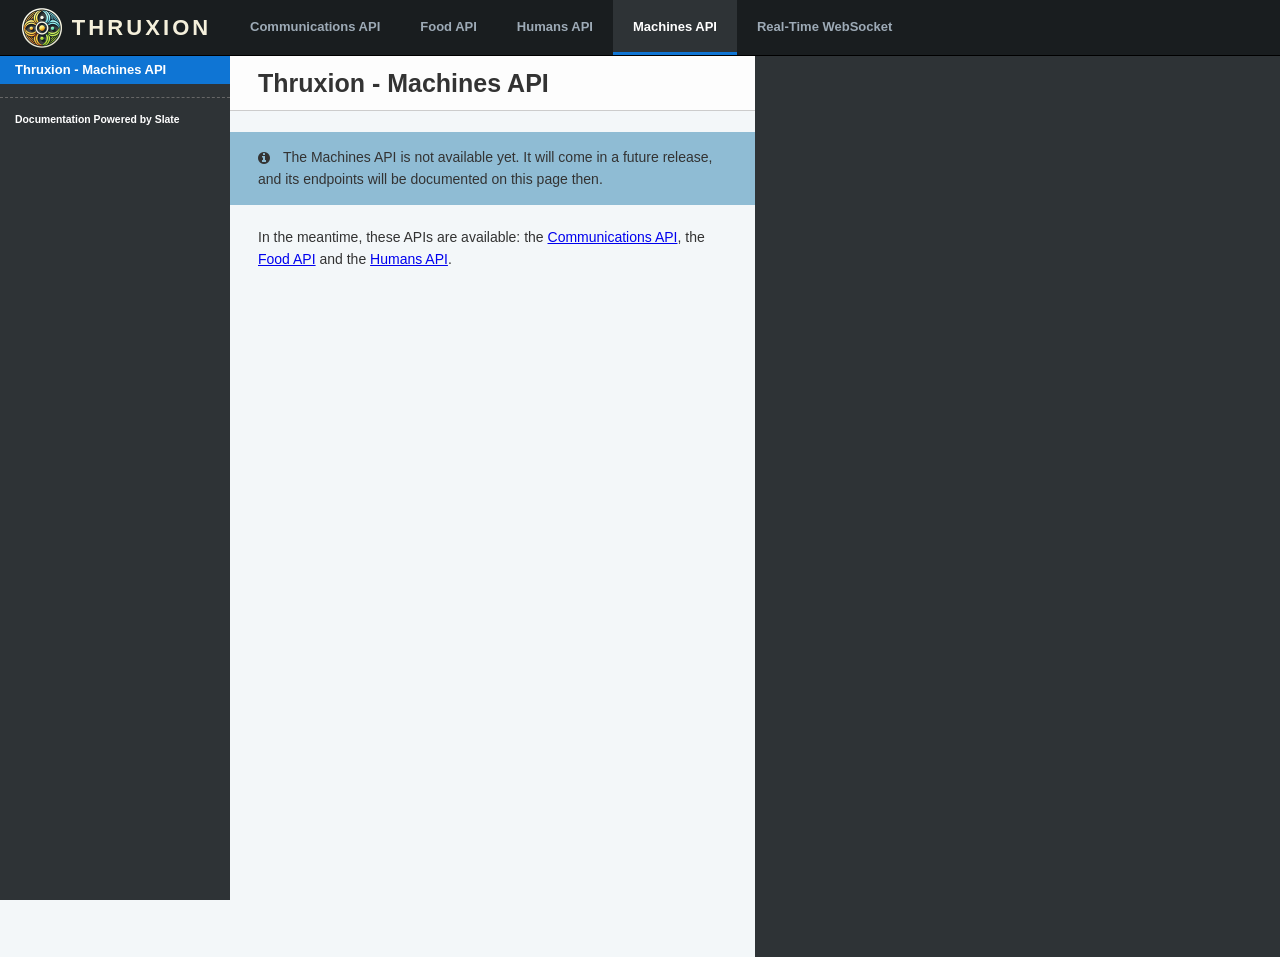
<file: machines.html>
<!doctype html>
<html>
  <head>
    <meta charset="utf-8">
    <meta content="IE=edge,chrome=1" http-equiv="X-UA-Compatible">
    <meta name="viewport" content="width=device-width, initial-scale=1, maximum-scale=1">
        <meta
            name="description"
            content="Documentation for the Machines API"
        >
    <title>Thruxion API - Machines</title>

    <style media="screen">
      .highlight table td { padding: 5px; }
.highlight table pre { margin: 0; }
.highlight .gh {
  color: #999999;
}
.highlight .sr {
  color: #f6aa11;
}
.highlight .go {
  color: #888888;
}
.highlight .gp {
  color: #555555;
}
.highlight .gs {
}
.highlight .gu {
  color: #aaaaaa;
}
.highlight .nb {
  color: #f6aa11;
}
.highlight .cm {
  color: #75715e;
}
.highlight .cp {
  color: #75715e;
}
.highlight .c1 {
  color: #75715e;
}
.highlight .cs {
  color: #75715e;
}
.highlight .c, .highlight .ch, .highlight .cd, .highlight .cpf {
  color: #75715e;
}
.highlight .err {
  color: #960050;
}
.highlight .gr {
  color: #960050;
}
.highlight .gt {
  color: #960050;
}
.highlight .gd {
  color: #49483e;
}
.highlight .gi {
  color: #49483e;
}
.highlight .ge {
  color: #49483e;
}
.highlight .kc {
  color: #66d9ef;
}
.highlight .kd {
  color: #66d9ef;
}
.highlight .kr {
  color: #66d9ef;
}
.highlight .no {
  color: #66d9ef;
}
.highlight .kt {
  color: #66d9ef;
}
.highlight .mf {
  color: #ae81ff;
}
.highlight .mh {
  color: #ae81ff;
}
.highlight .il {
  color: #ae81ff;
}
.highlight .mi {
  color: #ae81ff;
}
.highlight .mo {
  color: #ae81ff;
}
.highlight .m, .highlight .mb, .highlight .mx {
  color: #ae81ff;
}
.highlight .sc {
  color: #ae81ff;
}
.highlight .se {
  color: #ae81ff;
}
.highlight .ss {
  color: #ae81ff;
}
.highlight .sd {
  color: #e6db74;
}
.highlight .s2 {
  color: #e6db74;
}
.highlight .sb {
  color: #e6db74;
}
.highlight .sh {
  color: #e6db74;
}
.highlight .si {
  color: #e6db74;
}
.highlight .sx {
  color: #e6db74;
}
.highlight .s1 {
  color: #e6db74;
}
.highlight .s, .highlight .sa, .highlight .dl {
  color: #e6db74;
}
.highlight .na {
  color: #a6e22e;
}
.highlight .nc {
  color: #a6e22e;
}
.highlight .nd {
  color: #a6e22e;
}
.highlight .ne {
  color: #a6e22e;
}
.highlight .nf, .highlight .fm {
  color: #a6e22e;
}
.highlight .vc {
  color: #ffffff;
}
.highlight .nn {
  color: #ffffff;
}
.highlight .ni {
  color: #ffffff;
}
.highlight .bp {
  color: #ffffff;
}
.highlight .vg {
  color: #ffffff;
}
.highlight .vi {
  color: #ffffff;
}
.highlight .nv, .highlight .vm {
  color: #ffffff;
}
.highlight .w {
  color: #ffffff;
}
.highlight {
  color: #ffffff;
}
.highlight .n, .highlight .py, .highlight .nx {
  color: #ffffff;
}
.highlight .nl {
  color: #f92672;
}
.highlight .ow {
  color: #f92672;
}
.highlight .nt {
  color: #f92672;
}
.highlight .k, .highlight .kv {
  color: #f92672;
}
.highlight .kn {
  color: #f92672;
}
.highlight .kp {
  color: #f92672;
}
.highlight .o {
  color: #f92672;
}
    </style>
    <style media="print">
      * {
        -webkit-transition:none!important;
        transition:none!important;
      }
      .highlight table td { padding: 5px; }
.highlight table pre { margin: 0; }
.highlight, .highlight .w {
  color: #586e75;
}
.highlight .err {
  color: #002b36;
  background-color: #dc322f;
}
.highlight .c, .highlight .ch, .highlight .cd, .highlight .cm, .highlight .cpf, .highlight .c1, .highlight .cs {
  color: #657b83;
}
.highlight .cp {
  color: #b58900;
}
.highlight .nt {
  color: #b58900;
}
.highlight .o, .highlight .ow {
  color: #93a1a1;
}
.highlight .p, .highlight .pi {
  color: #93a1a1;
}
.highlight .gi {
  color: #859900;
}
.highlight .gd {
  color: #dc322f;
}
.highlight .gh {
  color: #268bd2;
  background-color: #002b36;
  font-weight: bold;
}
.highlight .k, .highlight .kn, .highlight .kp, .highlight .kr, .highlight .kv {
  color: #6c71c4;
}
.highlight .kc {
  color: #cb4b16;
}
.highlight .kt {
  color: #cb4b16;
}
.highlight .kd {
  color: #cb4b16;
}
.highlight .s, .highlight .sb, .highlight .sc, .highlight .dl, .highlight .sd, .highlight .s2, .highlight .sh, .highlight .sx, .highlight .s1 {
  color: #859900;
}
.highlight .sa {
  color: #6c71c4;
}
.highlight .sr {
  color: #2aa198;
}
.highlight .si {
  color: #d33682;
}
.highlight .se {
  color: #d33682;
}
.highlight .nn {
  color: #b58900;
}
.highlight .nc {
  color: #b58900;
}
.highlight .no {
  color: #b58900;
}
.highlight .na {
  color: #268bd2;
}
.highlight .m, .highlight .mb, .highlight .mf, .highlight .mh, .highlight .mi, .highlight .il, .highlight .mo, .highlight .mx {
  color: #859900;
}
.highlight .ss {
  color: #859900;
}
    </style>
    <link href="stylesheets/screen-f005b3e2.css" rel="stylesheet" media="screen" />
    <link href="stylesheets/print-95e92141.css" rel="stylesheet" media="print" />
      <script src="javascripts/all_nosearch-ec943b63.js"></script>

  </head>

  <body class="machines" data-languages="[]">
    <header class="topbar">
      <div class="brand">
        <img src="images/logo-mark-c9d055f6.png" class="logo" alt="" width="80" height="80" />
        <span class="brand-name">Thruxion</span>
      </div>
      <nav class="api-switcher" aria-label="API documentation">
          <a href="index.html">Communications API</a>
          <a href="foods.html">Food API</a>
          <a href="humans.html">Humans API</a>
          <a href="machines.html" class="active" aria-current="page">Machines API</a>
          <a href="realtime.html">Real-Time WebSocket</a>
      </nav>
    </header>
    <a href="#" id="nav-button">
      <span>
        NAV
        <img src="images/navbar-cad8cdcb.png" alt="" />
      </span>
    </a>
    <div class="toc-wrapper">
      <ul id="toc" class="toc-list-h1">
          <li>
            <a href="#thruxion-machines-api" class="toc-h1 toc-link" data-title="Thruxion - Machines API">Thruxion - Machines API</a>
          </li>
      </ul>
        <ul class="toc-footer">
            <li><a href='https://github.com/slatedocs/slate'>Documentation Powered by Slate</a></li>
        </ul>
    </div>
    <div class="page-wrapper">
      <div class="dark-box"></div>
      <div class="content">
        <h1 id='thruxion-machines-api'>Thruxion - Machines API</h1>
<aside class="notice">
The Machines API is not available yet. It will come in a future release, and its endpoints will be documented on this page then.
</aside>

<p>In the meantime, these APIs are available: the <a href="./">Communications API</a>, the <a href="foods.html">Food API</a> and the <a href="humans.html">Humans API</a>.</p>

      </div>
      <div class="dark-box">
      </div>
    </div>
  </body>
</html>
</file>
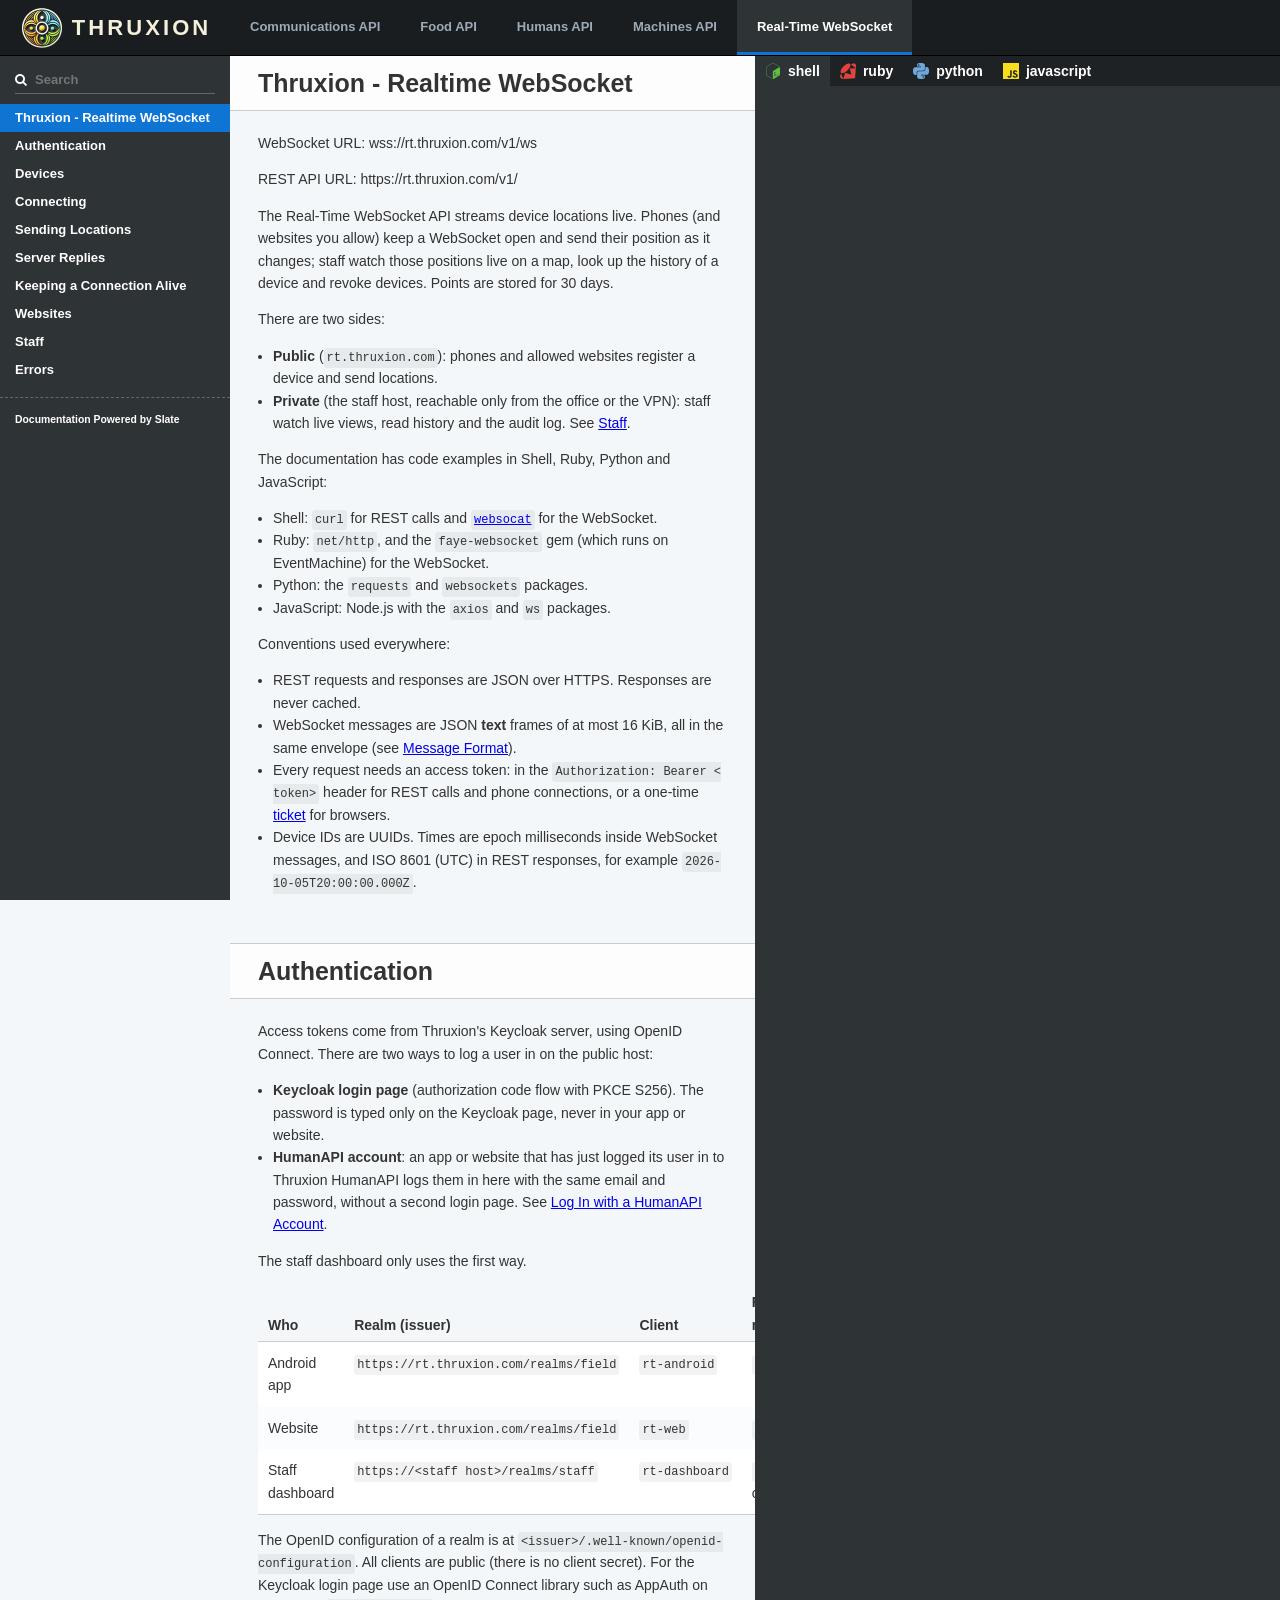
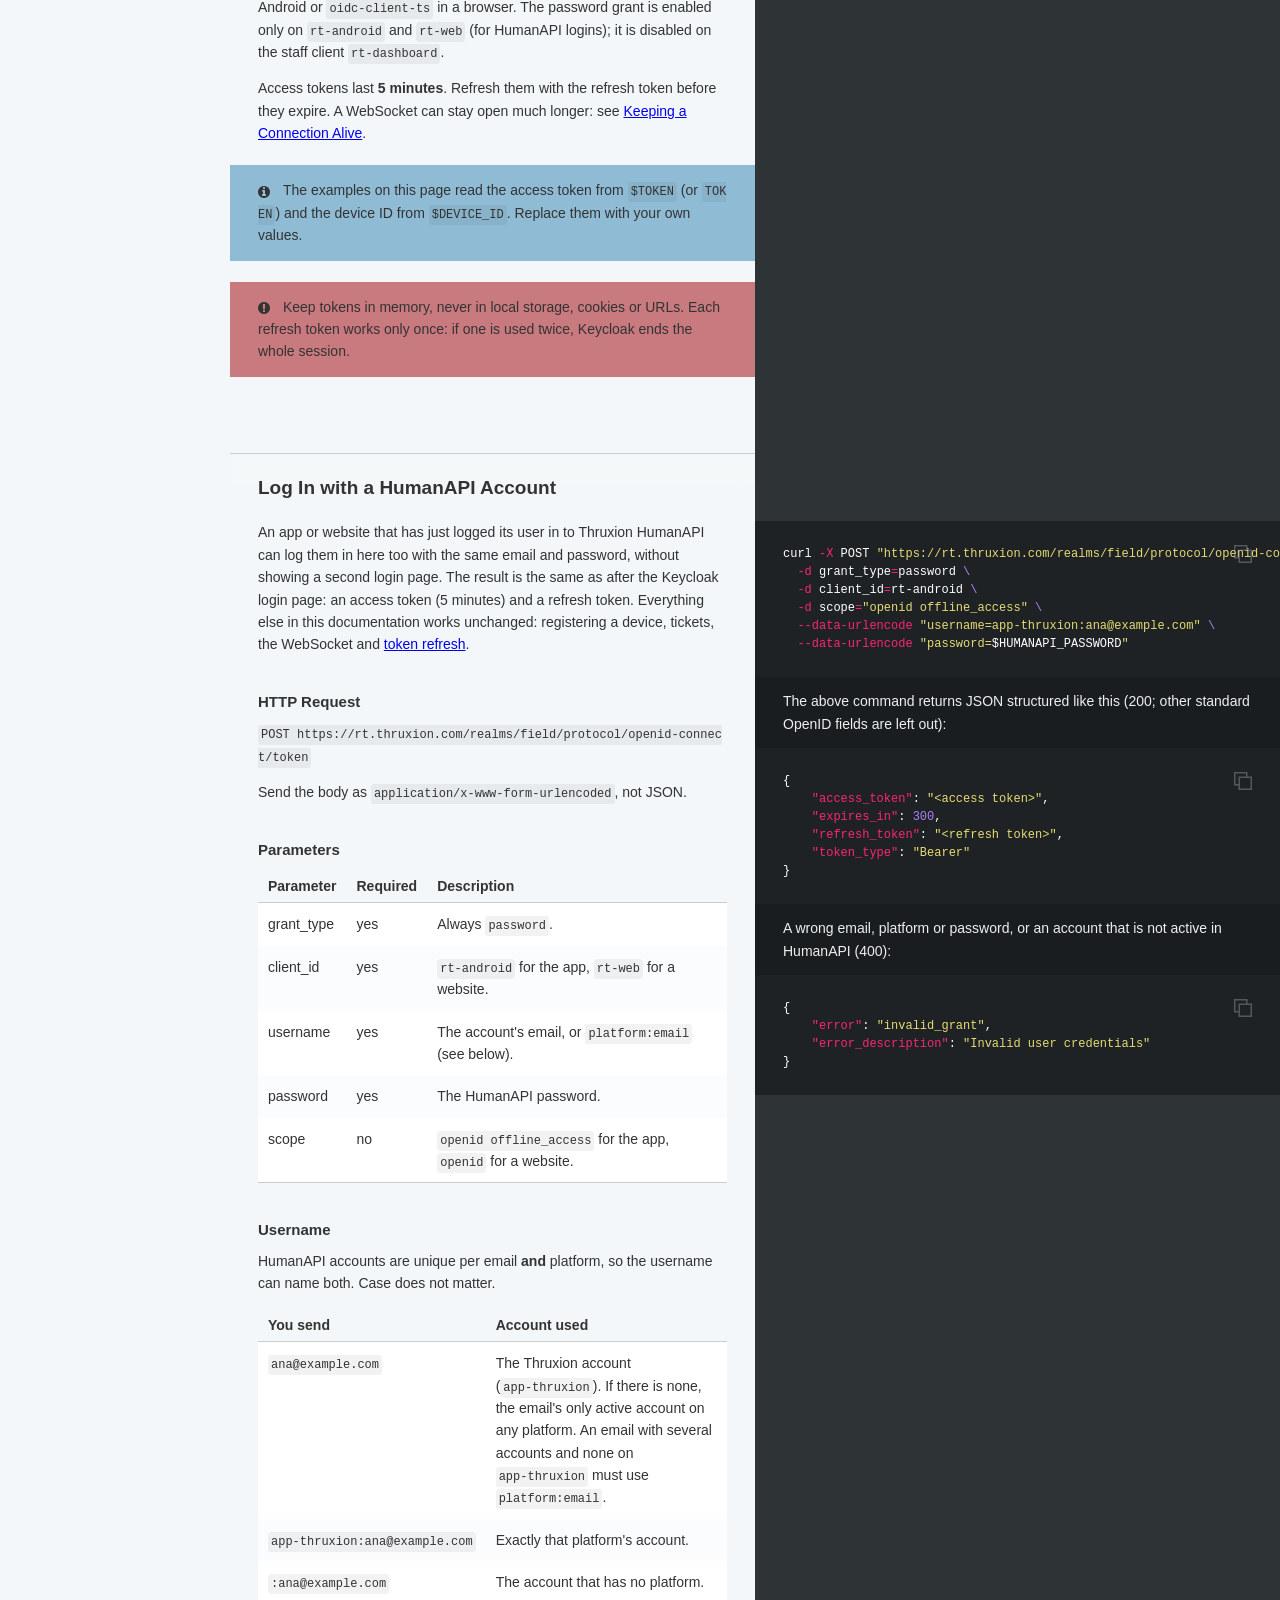
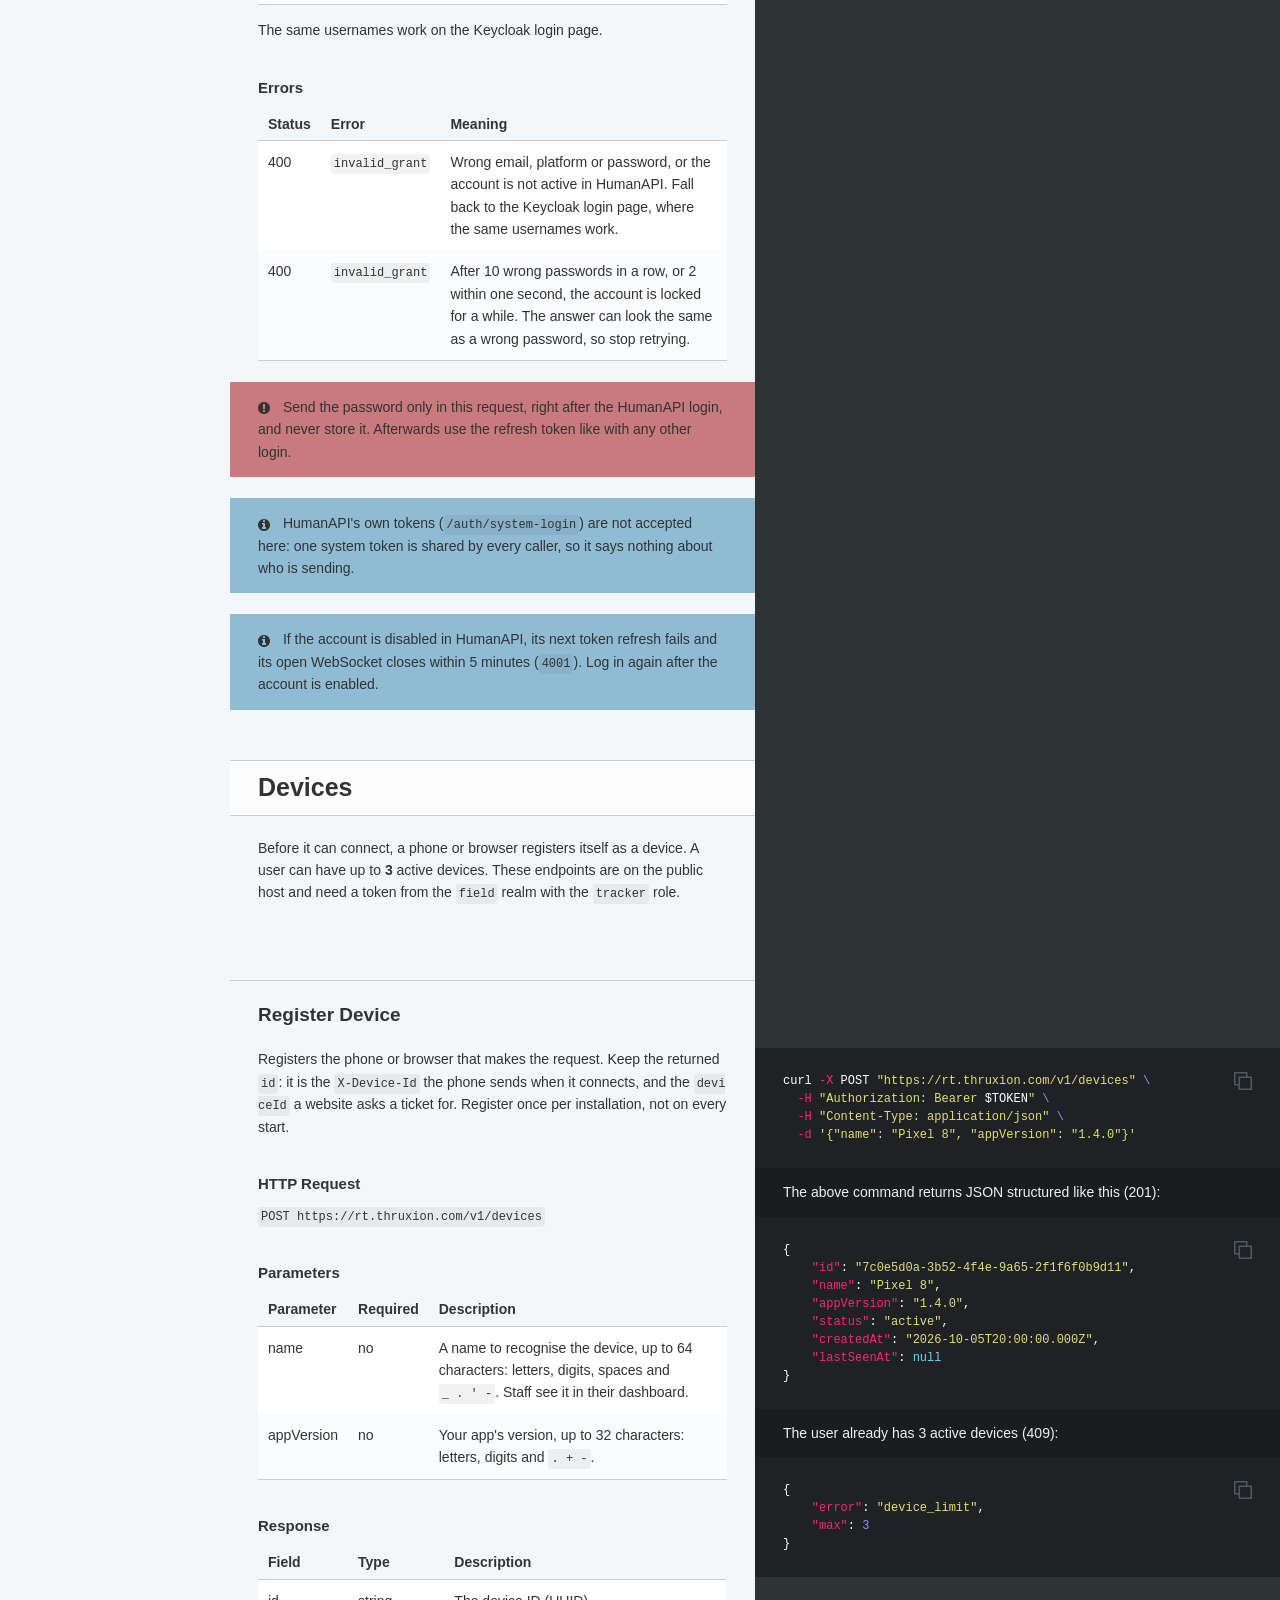
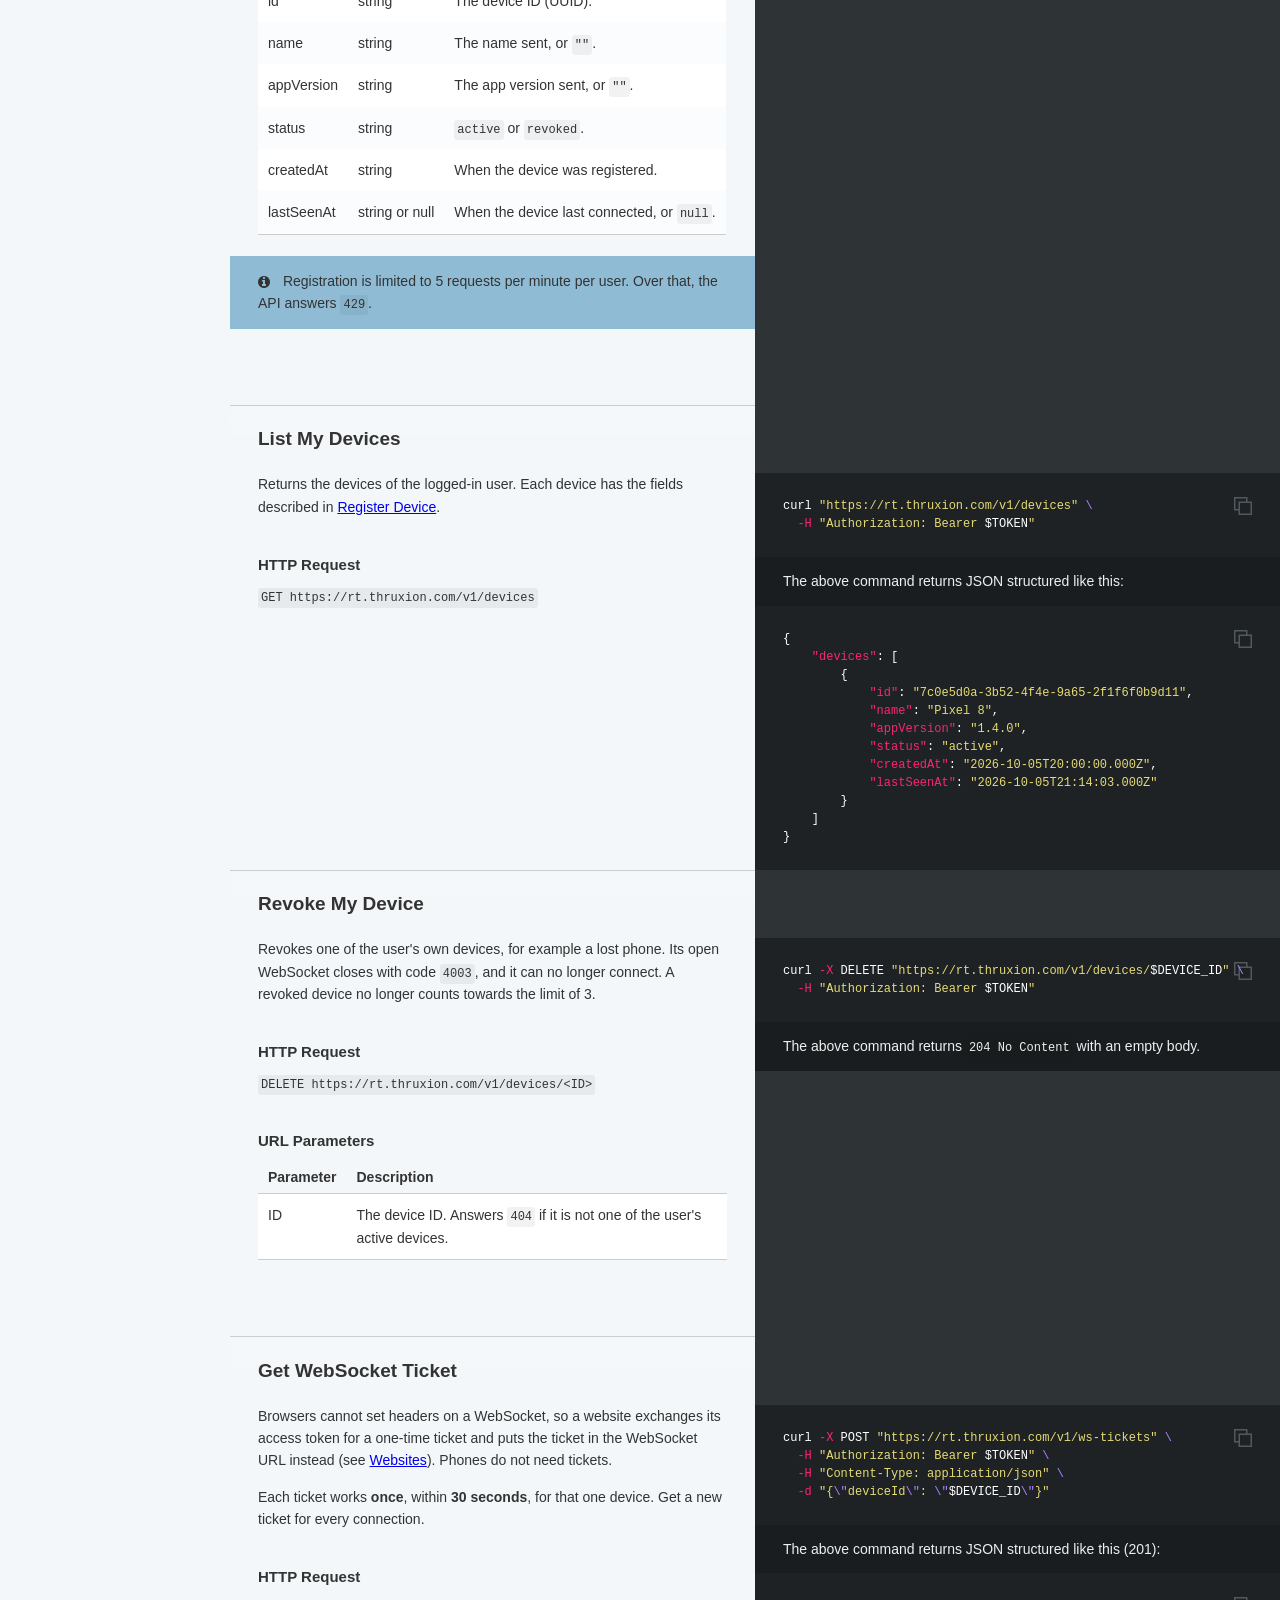
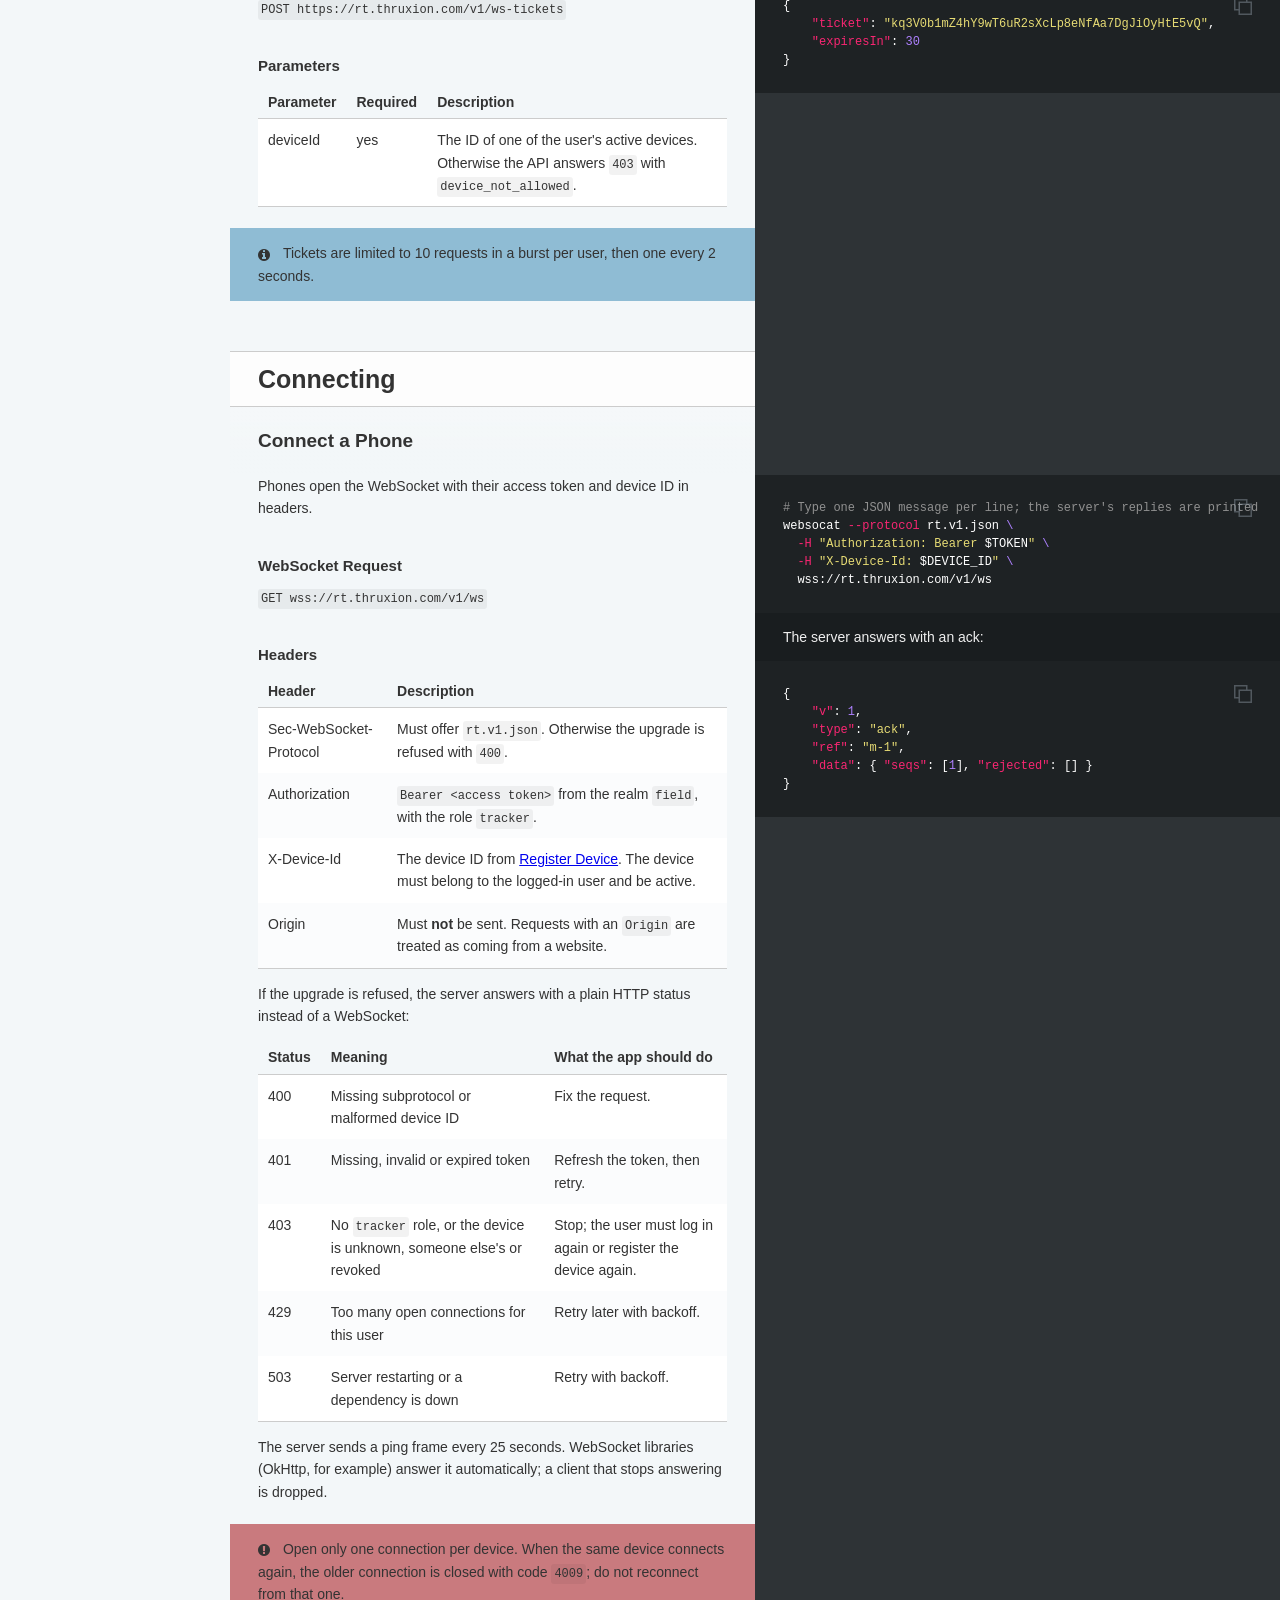
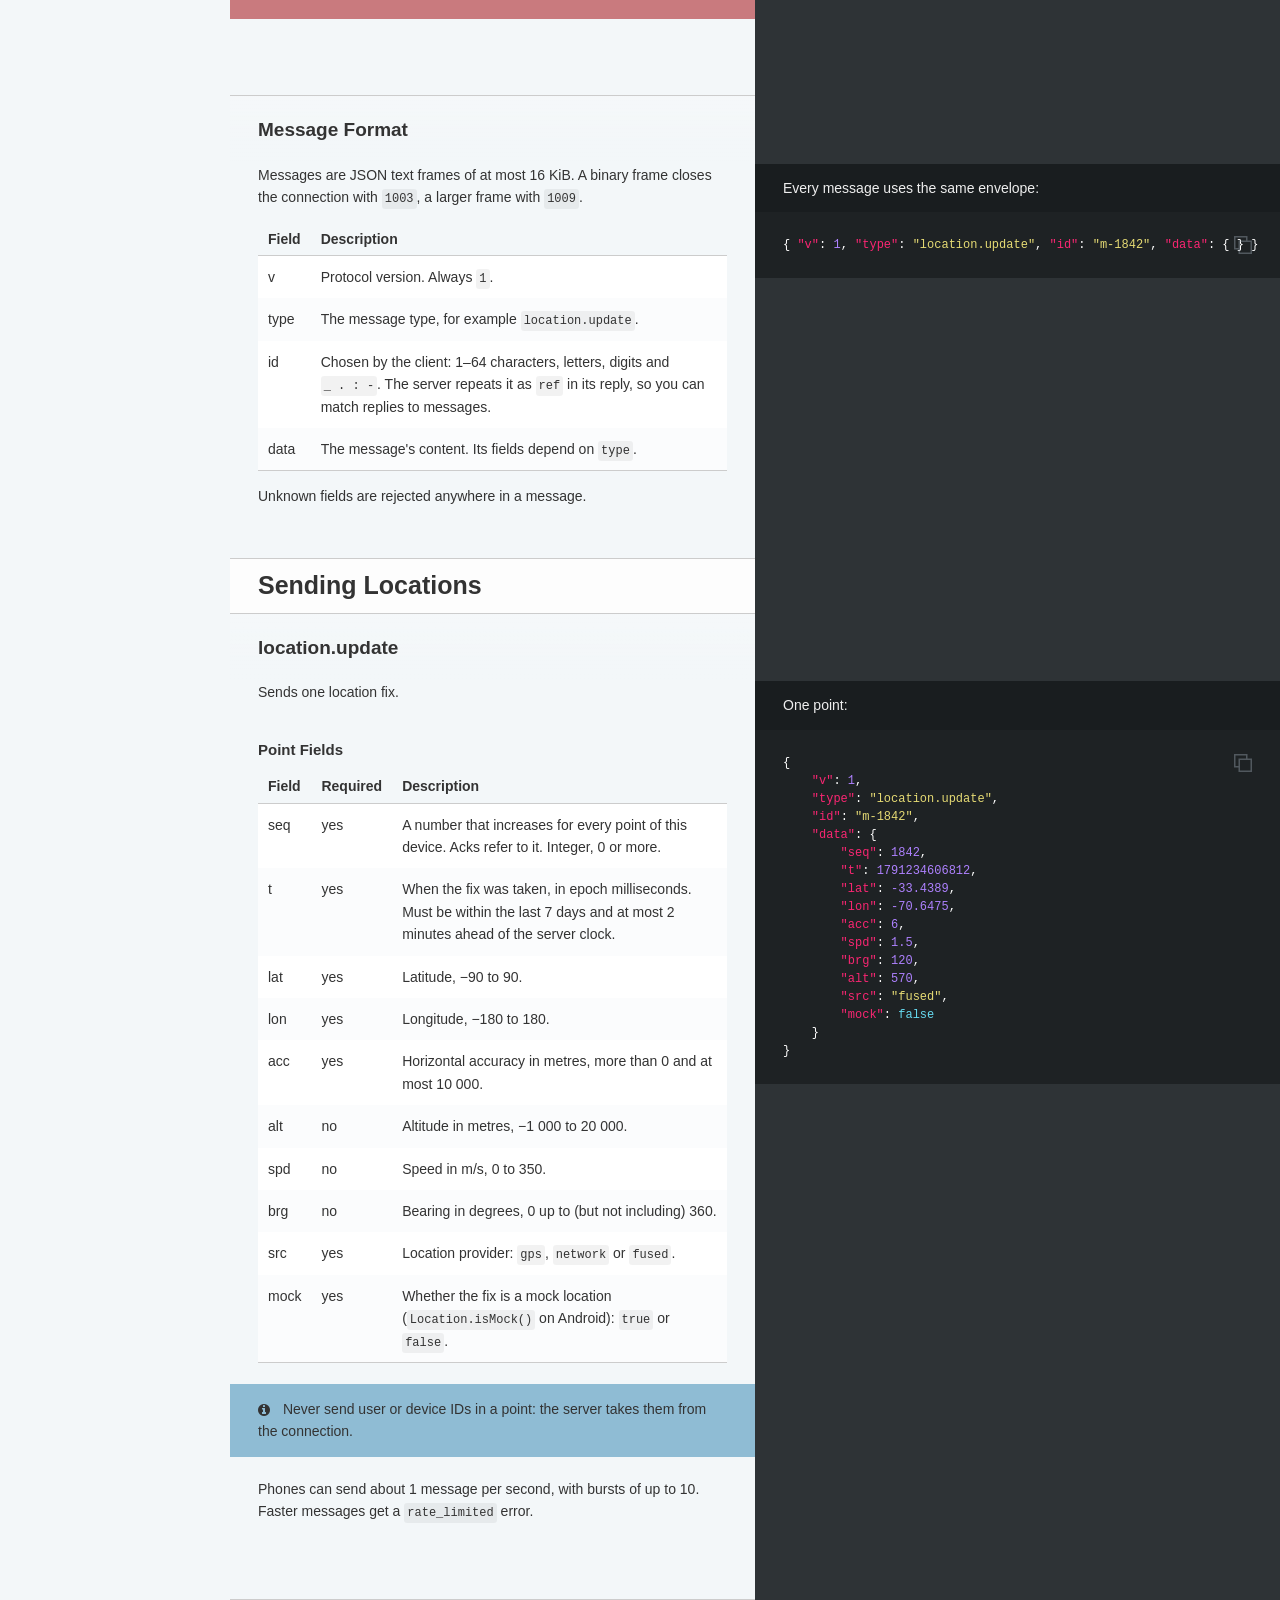
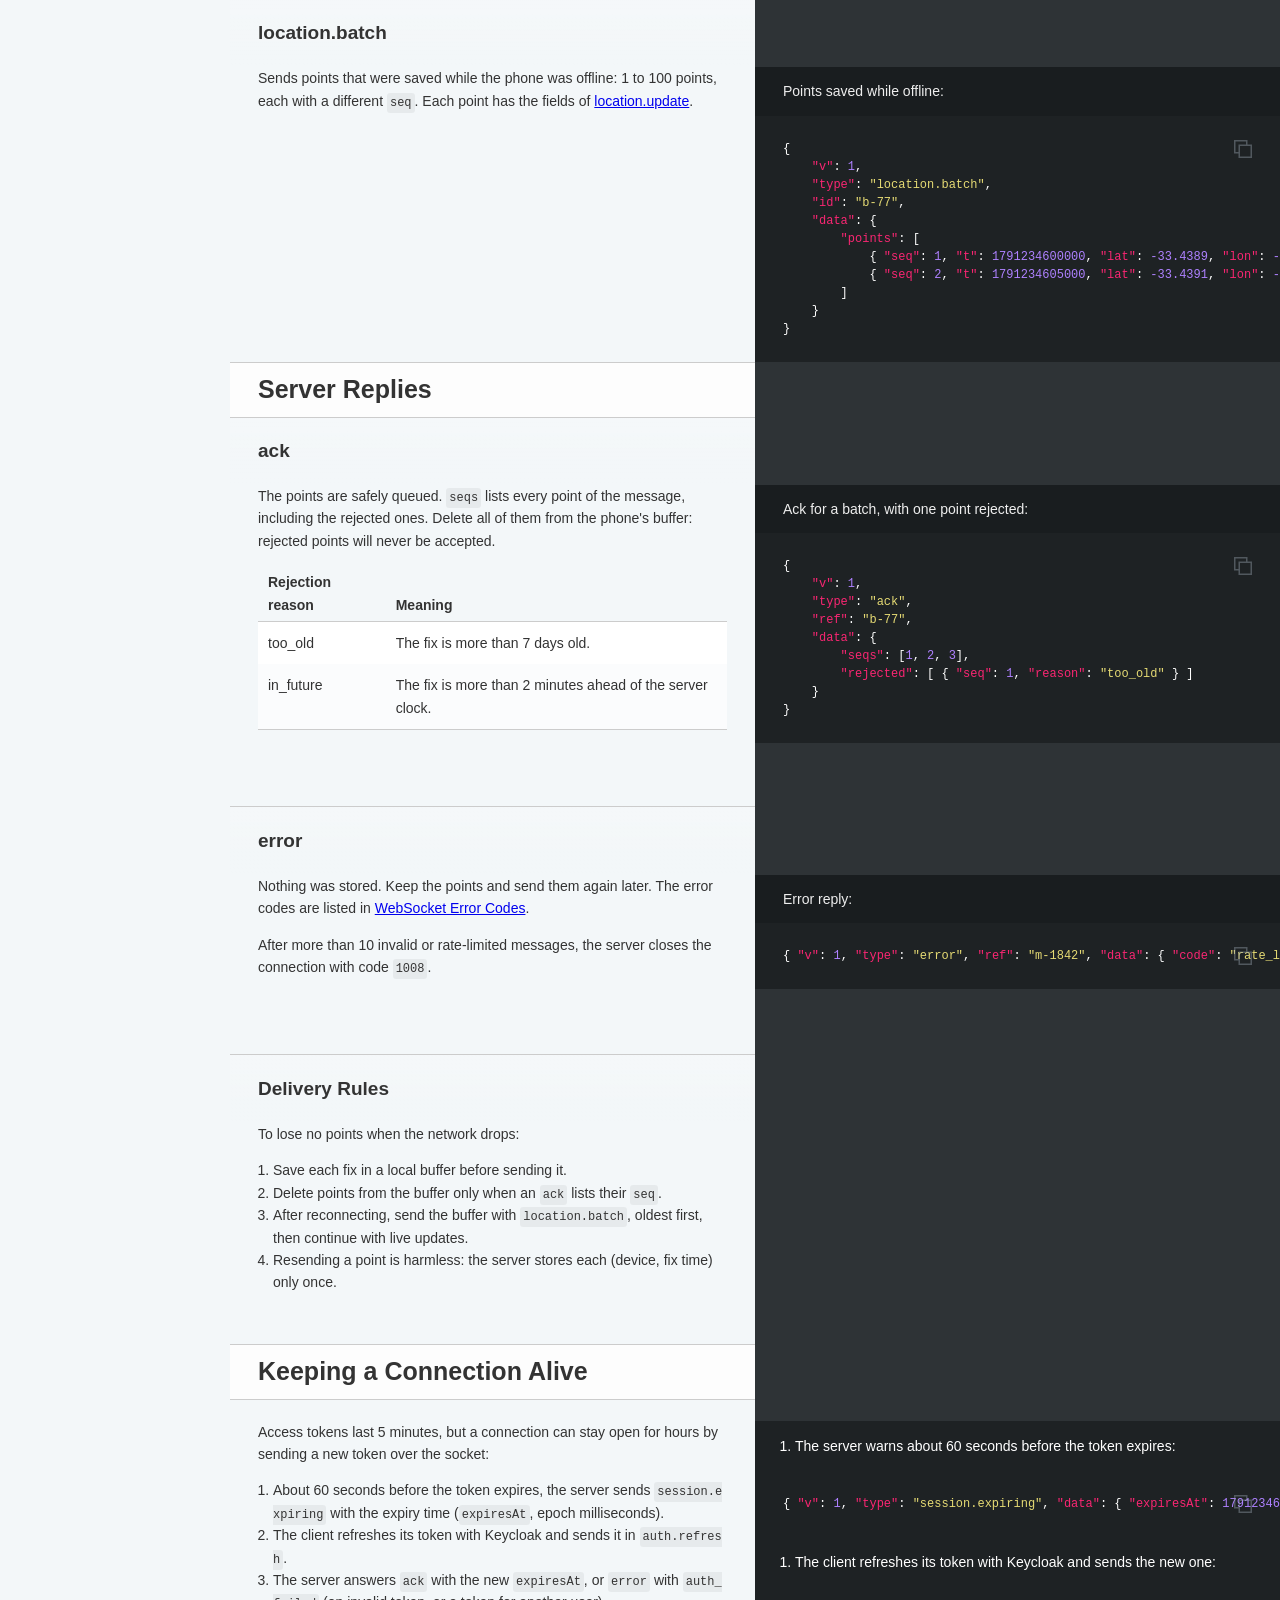
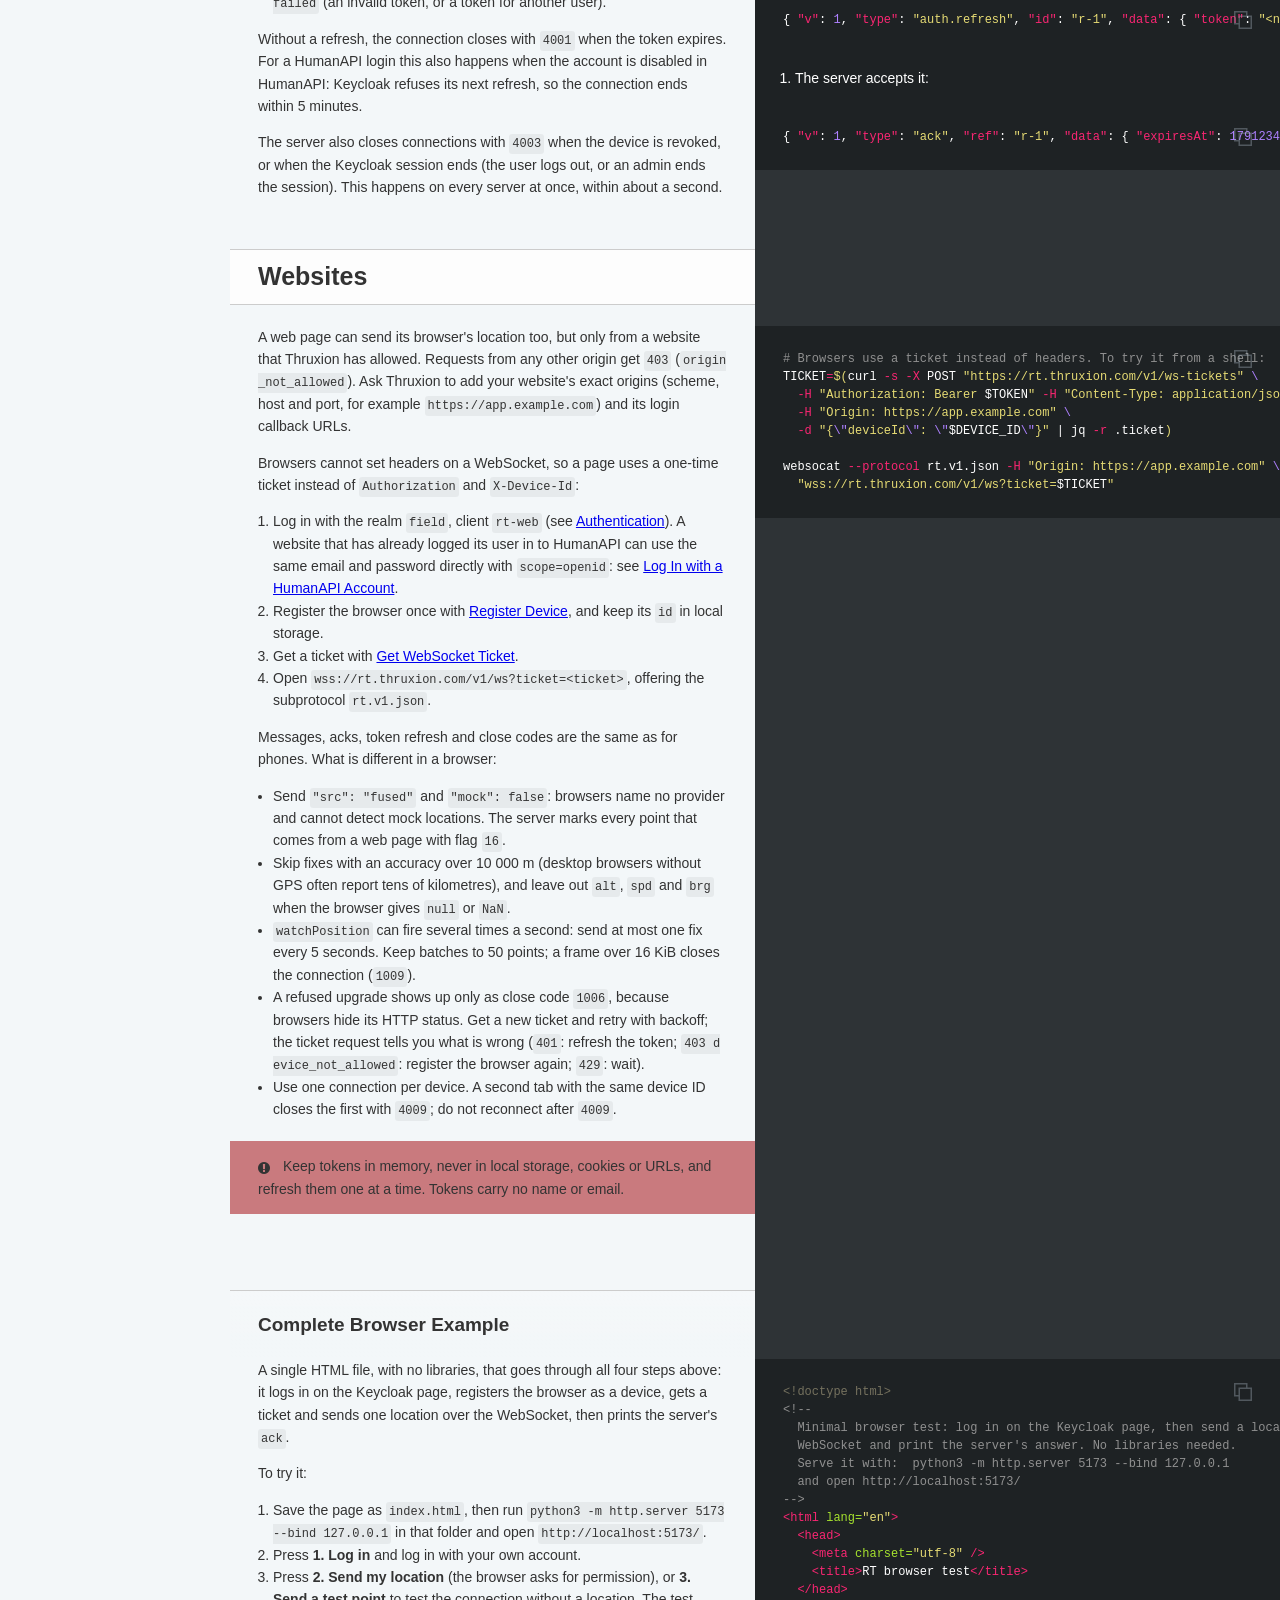
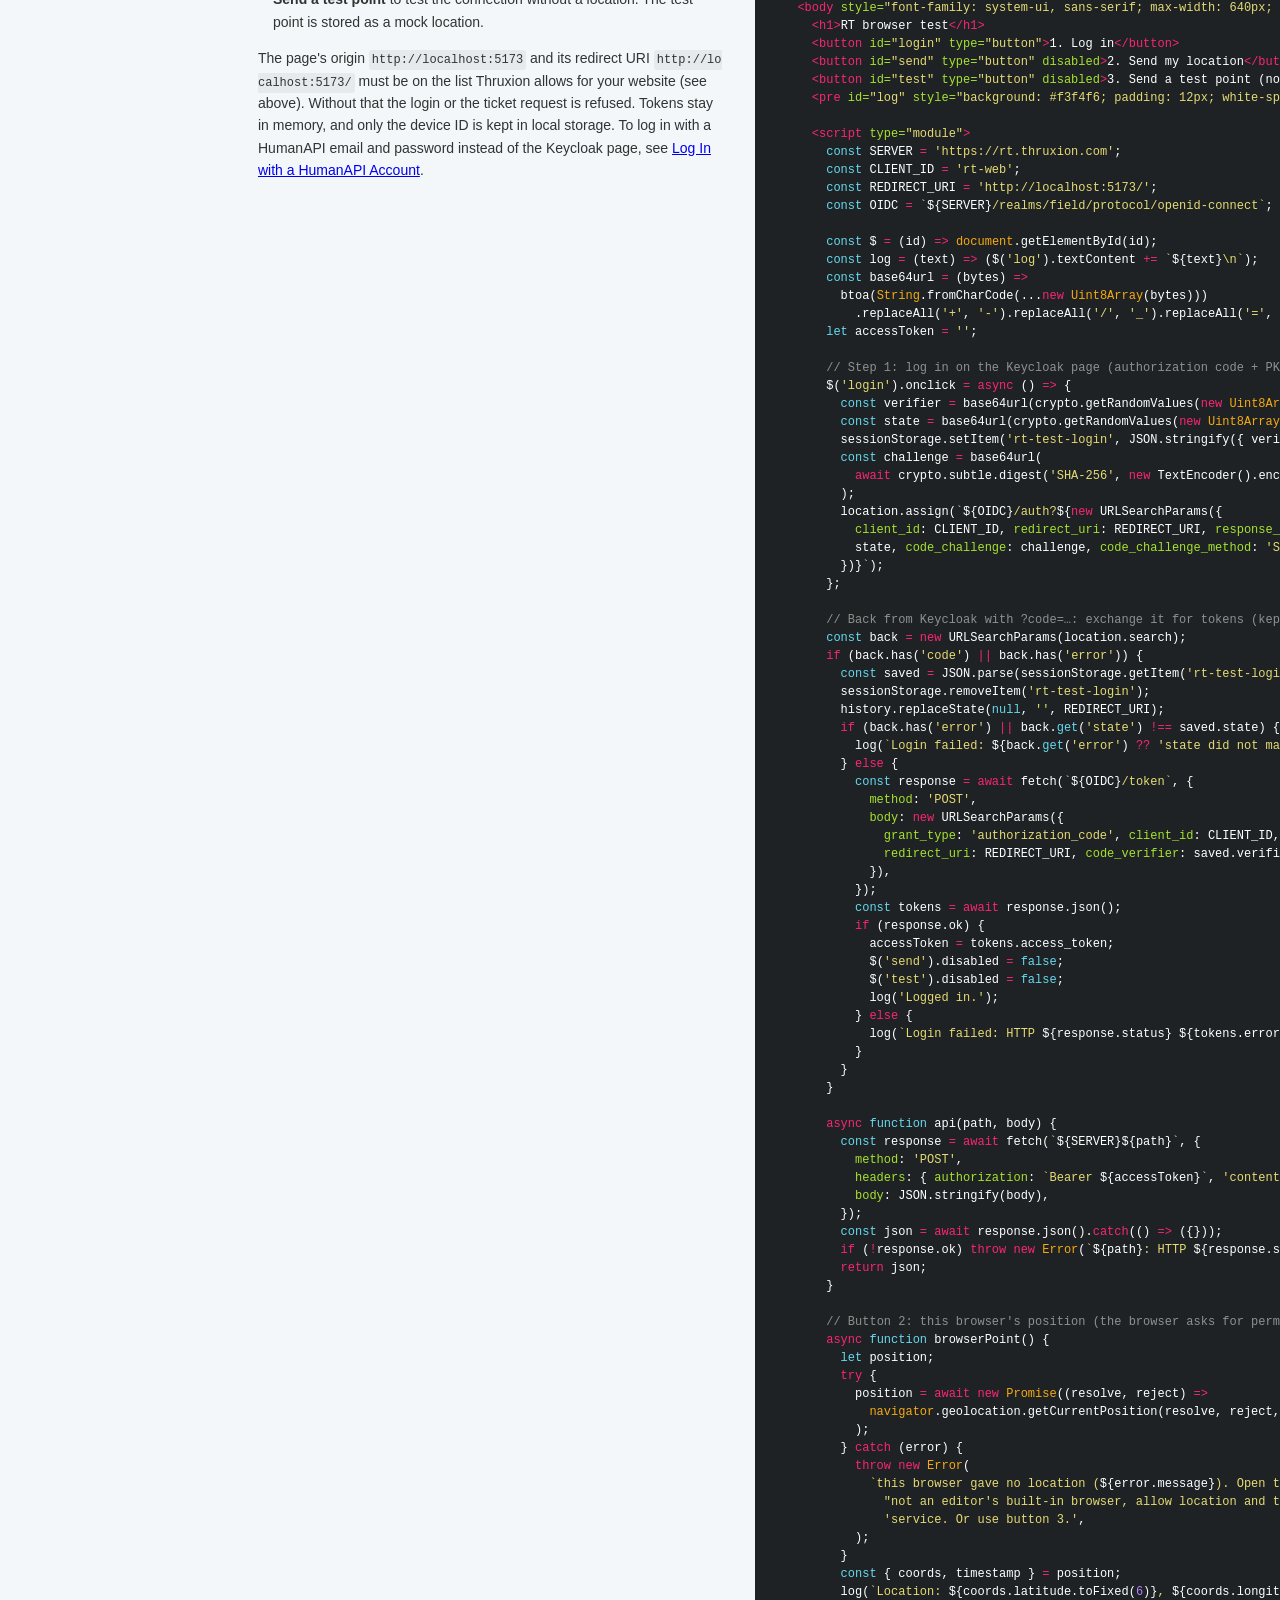
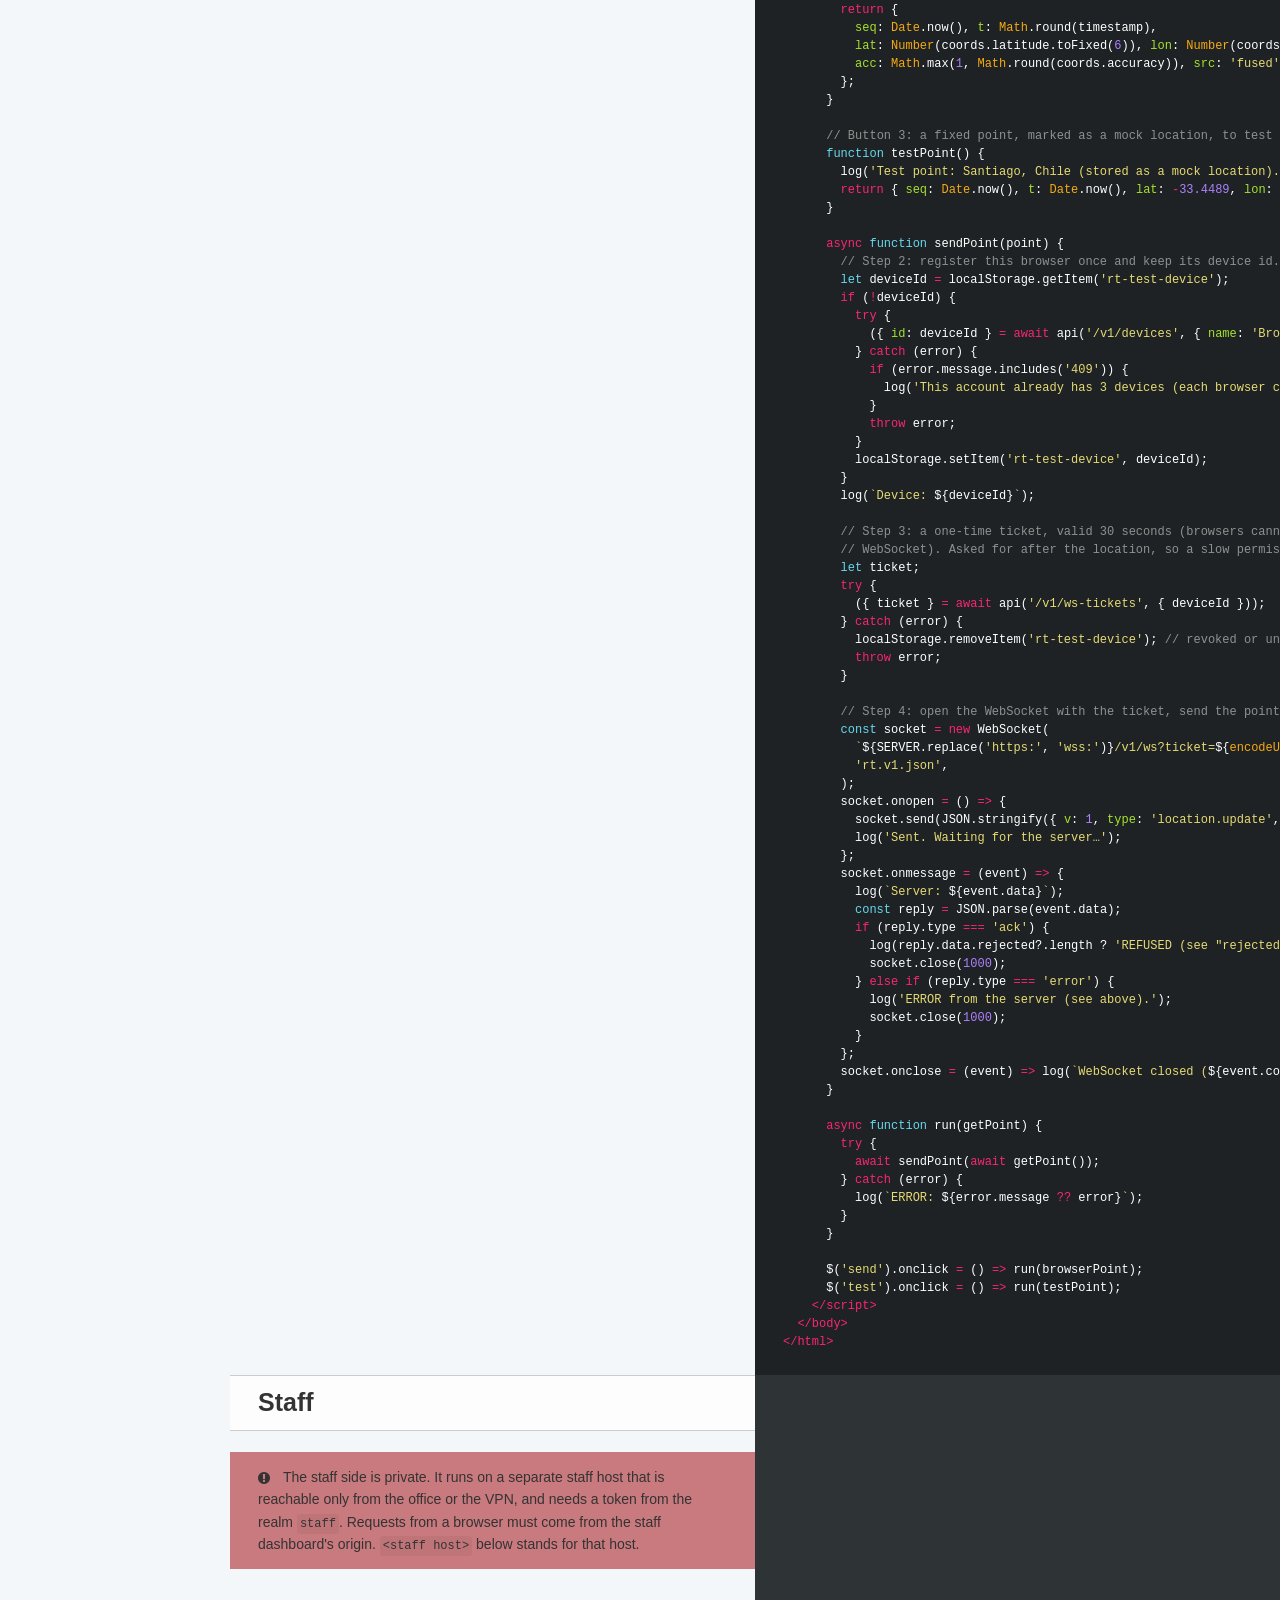
<file: realtime.html>
<!doctype html>
<html>
  <head>
    <meta charset="utf-8">
    <meta content="IE=edge,chrome=1" http-equiv="X-UA-Compatible">
    <meta name="viewport" content="width=device-width, initial-scale=1, maximum-scale=1">
        <meta
            name="description"
            content="Documentation for the Real-Time WebSocket API"
        >
    <title>Thruxion API - Real-Time WebSocket</title>

    <style media="screen">
      .highlight table td { padding: 5px; }
.highlight table pre { margin: 0; }
.highlight .gh {
  color: #999999;
}
.highlight .sr {
  color: #f6aa11;
}
.highlight .go {
  color: #888888;
}
.highlight .gp {
  color: #555555;
}
.highlight .gs {
}
.highlight .gu {
  color: #aaaaaa;
}
.highlight .nb {
  color: #f6aa11;
}
.highlight .cm {
  color: #75715e;
}
.highlight .cp {
  color: #75715e;
}
.highlight .c1 {
  color: #75715e;
}
.highlight .cs {
  color: #75715e;
}
.highlight .c, .highlight .ch, .highlight .cd, .highlight .cpf {
  color: #75715e;
}
.highlight .err {
  color: #960050;
}
.highlight .gr {
  color: #960050;
}
.highlight .gt {
  color: #960050;
}
.highlight .gd {
  color: #49483e;
}
.highlight .gi {
  color: #49483e;
}
.highlight .ge {
  color: #49483e;
}
.highlight .kc {
  color: #66d9ef;
}
.highlight .kd {
  color: #66d9ef;
}
.highlight .kr {
  color: #66d9ef;
}
.highlight .no {
  color: #66d9ef;
}
.highlight .kt {
  color: #66d9ef;
}
.highlight .mf {
  color: #ae81ff;
}
.highlight .mh {
  color: #ae81ff;
}
.highlight .il {
  color: #ae81ff;
}
.highlight .mi {
  color: #ae81ff;
}
.highlight .mo {
  color: #ae81ff;
}
.highlight .m, .highlight .mb, .highlight .mx {
  color: #ae81ff;
}
.highlight .sc {
  color: #ae81ff;
}
.highlight .se {
  color: #ae81ff;
}
.highlight .ss {
  color: #ae81ff;
}
.highlight .sd {
  color: #e6db74;
}
.highlight .s2 {
  color: #e6db74;
}
.highlight .sb {
  color: #e6db74;
}
.highlight .sh {
  color: #e6db74;
}
.highlight .si {
  color: #e6db74;
}
.highlight .sx {
  color: #e6db74;
}
.highlight .s1 {
  color: #e6db74;
}
.highlight .s, .highlight .sa, .highlight .dl {
  color: #e6db74;
}
.highlight .na {
  color: #a6e22e;
}
.highlight .nc {
  color: #a6e22e;
}
.highlight .nd {
  color: #a6e22e;
}
.highlight .ne {
  color: #a6e22e;
}
.highlight .nf, .highlight .fm {
  color: #a6e22e;
}
.highlight .vc {
  color: #ffffff;
}
.highlight .nn {
  color: #ffffff;
}
.highlight .ni {
  color: #ffffff;
}
.highlight .bp {
  color: #ffffff;
}
.highlight .vg {
  color: #ffffff;
}
.highlight .vi {
  color: #ffffff;
}
.highlight .nv, .highlight .vm {
  color: #ffffff;
}
.highlight .w {
  color: #ffffff;
}
.highlight {
  color: #ffffff;
}
.highlight .n, .highlight .py, .highlight .nx {
  color: #ffffff;
}
.highlight .nl {
  color: #f92672;
}
.highlight .ow {
  color: #f92672;
}
.highlight .nt {
  color: #f92672;
}
.highlight .k, .highlight .kv {
  color: #f92672;
}
.highlight .kn {
  color: #f92672;
}
.highlight .kp {
  color: #f92672;
}
.highlight .o {
  color: #f92672;
}
    </style>
    <style media="print">
      * {
        -webkit-transition:none!important;
        transition:none!important;
      }
      .highlight table td { padding: 5px; }
.highlight table pre { margin: 0; }
.highlight, .highlight .w {
  color: #586e75;
}
.highlight .err {
  color: #002b36;
  background-color: #dc322f;
}
.highlight .c, .highlight .ch, .highlight .cd, .highlight .cm, .highlight .cpf, .highlight .c1, .highlight .cs {
  color: #657b83;
}
.highlight .cp {
  color: #b58900;
}
.highlight .nt {
  color: #b58900;
}
.highlight .o, .highlight .ow {
  color: #93a1a1;
}
.highlight .p, .highlight .pi {
  color: #93a1a1;
}
.highlight .gi {
  color: #859900;
}
.highlight .gd {
  color: #dc322f;
}
.highlight .gh {
  color: #268bd2;
  background-color: #002b36;
  font-weight: bold;
}
.highlight .k, .highlight .kn, .highlight .kp, .highlight .kr, .highlight .kv {
  color: #6c71c4;
}
.highlight .kc {
  color: #cb4b16;
}
.highlight .kt {
  color: #cb4b16;
}
.highlight .kd {
  color: #cb4b16;
}
.highlight .s, .highlight .sb, .highlight .sc, .highlight .dl, .highlight .sd, .highlight .s2, .highlight .sh, .highlight .sx, .highlight .s1 {
  color: #859900;
}
.highlight .sa {
  color: #6c71c4;
}
.highlight .sr {
  color: #2aa198;
}
.highlight .si {
  color: #d33682;
}
.highlight .se {
  color: #d33682;
}
.highlight .nn {
  color: #b58900;
}
.highlight .nc {
  color: #b58900;
}
.highlight .no {
  color: #b58900;
}
.highlight .na {
  color: #268bd2;
}
.highlight .m, .highlight .mb, .highlight .mf, .highlight .mh, .highlight .mi, .highlight .il, .highlight .mo, .highlight .mx {
  color: #859900;
}
.highlight .ss {
  color: #859900;
}
    </style>
    <link href="stylesheets/screen-f005b3e2.css" rel="stylesheet" media="screen" />
    <link href="stylesheets/print-95e92141.css" rel="stylesheet" media="print" />
      <script src="javascripts/all-47223a8c.js"></script>

    <script>
      $(function() { setupCodeCopy(); });
    </script>
  </head>

  <body class="realtime" data-languages="[&quot;shell&quot;,&quot;ruby&quot;,&quot;python&quot;,&quot;javascript&quot;]">
    <header class="topbar">
      <div class="brand">
        <img src="images/logo-mark-c9d055f6.png" class="logo" alt="" width="80" height="80" />
        <span class="brand-name">Thruxion</span>
      </div>
      <nav class="api-switcher" aria-label="API documentation">
          <a href="index.html">Communications API</a>
          <a href="foods.html">Food API</a>
          <a href="humans.html">Humans API</a>
          <a href="machines.html">Machines API</a>
          <a href="realtime.html" class="active" aria-current="page">Real-Time WebSocket</a>
      </nav>
    </header>
    <a href="#" id="nav-button">
      <span>
        NAV
        <img src="images/navbar-cad8cdcb.png" alt="" />
      </span>
    </a>
    <div class="toc-wrapper">
        <div class="lang-selector">
              <a href="#" data-language-name="shell">shell</a>
              <a href="#" data-language-name="ruby">ruby</a>
              <a href="#" data-language-name="python">python</a>
              <a href="#" data-language-name="javascript">javascript</a>
        </div>
        <div class="search">
          <input type="text" class="search" id="input-search" placeholder="Search">
        </div>
        <ul class="search-results"></ul>
      <ul id="toc" class="toc-list-h1">
          <li>
            <a href="#thruxion-realtime-websocket" class="toc-h1 toc-link" data-title="Thruxion - Realtime WebSocket">Thruxion - Realtime WebSocket</a>
          </li>
          <li>
            <a href="#authentication" class="toc-h1 toc-link" data-title="Authentication">Authentication</a>
              <ul class="toc-list-h2">
                  <li>
                    <a href="#log-in-with-a-humanapi-account" class="toc-h2 toc-link" data-title="Log In with a HumanAPI Account">Log In with a HumanAPI Account</a>
                  </li>
              </ul>
          </li>
          <li>
            <a href="#devices" class="toc-h1 toc-link" data-title="Devices">Devices</a>
              <ul class="toc-list-h2">
                  <li>
                    <a href="#register-device" class="toc-h2 toc-link" data-title="Register Device">Register Device</a>
                  </li>
                  <li>
                    <a href="#list-my-devices" class="toc-h2 toc-link" data-title="List My Devices">List My Devices</a>
                  </li>
                  <li>
                    <a href="#revoke-my-device" class="toc-h2 toc-link" data-title="Revoke My Device">Revoke My Device</a>
                  </li>
                  <li>
                    <a href="#get-websocket-ticket" class="toc-h2 toc-link" data-title="Get WebSocket Ticket">Get WebSocket Ticket</a>
                  </li>
              </ul>
          </li>
          <li>
            <a href="#connecting" class="toc-h1 toc-link" data-title="Connecting">Connecting</a>
              <ul class="toc-list-h2">
                  <li>
                    <a href="#connect-a-phone" class="toc-h2 toc-link" data-title="Connect a Phone">Connect a Phone</a>
                  </li>
                  <li>
                    <a href="#message-format" class="toc-h2 toc-link" data-title="Message Format">Message Format</a>
                  </li>
              </ul>
          </li>
          <li>
            <a href="#sending-locations" class="toc-h1 toc-link" data-title="Sending Locations">Sending Locations</a>
              <ul class="toc-list-h2">
                  <li>
                    <a href="#location-update" class="toc-h2 toc-link" data-title="location.update">location.update</a>
                  </li>
                  <li>
                    <a href="#location-batch" class="toc-h2 toc-link" data-title="location.batch">location.batch</a>
                  </li>
              </ul>
          </li>
          <li>
            <a href="#server-replies" class="toc-h1 toc-link" data-title="Server Replies">Server Replies</a>
              <ul class="toc-list-h2">
                  <li>
                    <a href="#ack" class="toc-h2 toc-link" data-title="ack">ack</a>
                  </li>
                  <li>
                    <a href="#error" class="toc-h2 toc-link" data-title="error">error</a>
                  </li>
                  <li>
                    <a href="#delivery-rules" class="toc-h2 toc-link" data-title="Delivery Rules">Delivery Rules</a>
                  </li>
              </ul>
          </li>
          <li>
            <a href="#keeping-a-connection-alive" class="toc-h1 toc-link" data-title="Keeping a Connection Alive">Keeping a Connection Alive</a>
          </li>
          <li>
            <a href="#websites" class="toc-h1 toc-link" data-title="Websites">Websites</a>
              <ul class="toc-list-h2">
                  <li>
                    <a href="#complete-browser-example" class="toc-h2 toc-link" data-title="Complete Browser Example">Complete Browser Example</a>
                  </li>
              </ul>
          </li>
          <li>
            <a href="#staff" class="toc-h1 toc-link" data-title="Staff">Staff</a>
              <ul class="toc-list-h2">
                  <li>
                    <a href="#live-views" class="toc-h2 toc-link" data-title="Live Views">Live Views</a>
                  </li>
                  <li>
                    <a href="#list-all-devices" class="toc-h2 toc-link" data-title="List All Devices">List All Devices</a>
                  </li>
                  <li>
                    <a href="#get-location-history" class="toc-h2 toc-link" data-title="Get Location History">Get Location History</a>
                  </li>
                  <li>
                    <a href="#revoke-device" class="toc-h2 toc-link" data-title="Revoke Device">Revoke Device</a>
                  </li>
                  <li>
                    <a href="#get-audit-log" class="toc-h2 toc-link" data-title="Get Audit Log">Get Audit Log</a>
                  </li>
              </ul>
          </li>
          <li>
            <a href="#errors" class="toc-h1 toc-link" data-title="Errors">Errors</a>
              <ul class="toc-list-h2">
                  <li>
                    <a href="#rest-errors" class="toc-h2 toc-link" data-title="REST Errors">REST Errors</a>
                  </li>
                  <li>
                    <a href="#login-errors" class="toc-h2 toc-link" data-title="Login Errors">Login Errors</a>
                  </li>
                  <li>
                    <a href="#websocket-error-codes" class="toc-h2 toc-link" data-title="WebSocket Error Codes">WebSocket Error Codes</a>
                  </li>
                  <li>
                    <a href="#websocket-close-codes" class="toc-h2 toc-link" data-title="WebSocket Close Codes">WebSocket Close Codes</a>
                  </li>
              </ul>
          </li>
      </ul>
        <ul class="toc-footer">
            <li><a href='https://github.com/slatedocs/slate'>Documentation Powered by Slate</a></li>
        </ul>
    </div>
    <div class="page-wrapper">
      <div class="dark-box"></div>
      <div class="content">
        <h1 id='thruxion-realtime-websocket'>Thruxion - Realtime WebSocket</h1>
<p>WebSocket URL: wss://rt.thruxion.com/v1/ws</p>

<p>REST API URL: https://rt.thruxion.com/v1/</p>

<p>The Real-Time WebSocket API streams device locations live. Phones (and websites you allow) keep a WebSocket open and send their position as it changes; staff watch those positions live on a map, look up the history of a device and revoke devices. Points are stored for 30 days.</p>

<p>There are two sides:</p>

<ul>
<li><strong>Public</strong> (<code>rt.thruxion.com</code>): phones and allowed websites register a device and send locations.</li>
<li><strong>Private</strong> (the staff host, reachable only from the office or the VPN): staff watch live views, read history and the audit log. See <a href="#staff">Staff</a>.</li>
</ul>

<p>The documentation has code examples in Shell, Ruby, Python and JavaScript:</p>

<ul>
<li>Shell: <code>curl</code> for REST calls and <a href="https://github.com/vi/websocat"><code>websocat</code></a> for the WebSocket.</li>
<li>Ruby: <code>net/http</code>, and the <code>faye-websocket</code> gem (which runs on EventMachine) for the WebSocket.</li>
<li>Python: the <code>requests</code> and <code>websockets</code> packages.</li>
<li>JavaScript: Node.js with the <code>axios</code> and <code>ws</code> packages.</li>
</ul>

<p>Conventions used everywhere:</p>

<ul>
<li>REST requests and responses are JSON over HTTPS. Responses are never cached.</li>
<li>WebSocket messages are JSON <strong>text</strong> frames of at most 16 KiB, all in the same envelope (see <a href="#message-format">Message Format</a>).</li>
<li>Every request needs an access token: in the <code>Authorization: Bearer &lt;token&gt;</code> header for REST calls and phone connections, or a one-time <a href="#get-websocket-ticket">ticket</a> for browsers.</li>
<li>Device IDs are UUIDs. Times are epoch milliseconds inside WebSocket messages, and ISO 8601 (UTC) in REST responses, for example <code>2026-10-05T20:00:00.000Z</code>.</li>
</ul>
<h1 id='authentication'>Authentication</h1>
<p>Access tokens come from Thruxion&#39;s Keycloak server, using OpenID Connect. There are two ways to log a user in on the public host:</p>

<ul>
<li><strong>Keycloak login page</strong> (authorization code flow with PKCE S256). The password is typed only on the Keycloak page, never in your app or website.</li>
<li><strong>HumanAPI account</strong>: an app or website that has just logged its user in to Thruxion HumanAPI logs them in here with the same email and password, without a second login page. See <a href="#log-in-with-a-humanapi-account">Log In with a HumanAPI Account</a>.</li>
</ul>

<p>The staff dashboard only uses the first way.</p>

<table><thead>
<tr>
<th>Who</th>
<th>Realm (issuer)</th>
<th>Client</th>
<th>Role needed</th>
</tr>
</thead><tbody>
<tr>
<td>Android app</td>
<td><code>https://rt.thruxion.com/realms/field</code></td>
<td><code>rt-android</code></td>
<td><code>tracker</code></td>
</tr>
<tr>
<td>Website</td>
<td><code>https://rt.thruxion.com/realms/field</code></td>
<td><code>rt-web</code></td>
<td><code>tracker</code></td>
</tr>
<tr>
<td>Staff dashboard</td>
<td><code>https://&lt;staff host&gt;/realms/staff</code></td>
<td><code>rt-dashboard</code></td>
<td><code>developer</code> or <code>admin</code></td>
</tr>
</tbody></table>

<p>The OpenID configuration of a realm is at <code>&lt;issuer&gt;/.well-known/openid-configuration</code>. All clients are public (there is no client secret). For the Keycloak login page use an OpenID Connect library such as AppAuth on Android or <code>oidc-client-ts</code> in a browser. The password grant is enabled only on <code>rt-android</code> and <code>rt-web</code> (for HumanAPI logins); it is disabled on the staff client <code>rt-dashboard</code>.</p>

<p>Access tokens last <strong>5 minutes</strong>. Refresh them with the refresh token before they expire. A WebSocket can stay open much longer: see <a href="#keeping-a-connection-alive">Keeping a Connection Alive</a>.</p>

<aside class="notice">
The examples on this page read the access token from <code>$TOKEN</code> (or <code>TOKEN</code>) and the device ID from <code>$DEVICE_ID</code>. Replace them with your own values.
</aside>

<aside class="warning">
Keep tokens in memory, never in local storage, cookies or URLs. Each refresh token works only once: if one is used twice, Keycloak ends the whole session.
</aside>
<h2 id='log-in-with-a-humanapi-account'>Log In with a HumanAPI Account</h2><div class="highlight"><pre class="highlight shell tab-shell"><code>curl <span class="nt">-X</span> POST <span class="s2">"https://rt.thruxion.com/realms/field/protocol/openid-connect/token"</span> <span class="se">\</span>
  <span class="nt">-d</span> <span class="nv">grant_type</span><span class="o">=</span>password <span class="se">\</span>
  <span class="nt">-d</span> <span class="nv">client_id</span><span class="o">=</span>rt-android <span class="se">\</span>
  <span class="nt">-d</span> <span class="nv">scope</span><span class="o">=</span><span class="s2">"openid offline_access"</span> <span class="se">\</span>
  <span class="nt">--data-urlencode</span> <span class="s2">"username=app-thruxion:ana@example.com"</span> <span class="se">\</span>
  <span class="nt">--data-urlencode</span> <span class="s2">"password=</span><span class="nv">$HUMANAPI_PASSWORD</span><span class="s2">"</span>
</code></pre></div><div class="highlight"><pre class="highlight ruby tab-ruby"><code><span class="nb">require</span> <span class="s1">'net/http'</span>
<span class="nb">require</span> <span class="s1">'json'</span>

<span class="n">uri</span> <span class="o">=</span> <span class="no">URI</span><span class="p">(</span><span class="s1">'https://rt.thruxion.com/realms/field/protocol/openid-connect/token'</span><span class="p">)</span>
<span class="n">res</span> <span class="o">=</span> <span class="no">Net</span><span class="o">::</span><span class="no">HTTP</span><span class="p">.</span><span class="nf">post_form</span><span class="p">(</span><span class="n">uri</span><span class="p">,</span>
  <span class="s1">'grant_type'</span> <span class="o">=&gt;</span> <span class="s1">'password'</span><span class="p">,</span>
  <span class="s1">'client_id'</span>  <span class="o">=&gt;</span> <span class="s1">'rt-android'</span><span class="p">,</span>
  <span class="s1">'scope'</span>      <span class="o">=&gt;</span> <span class="s1">'openid offline_access'</span><span class="p">,</span>
  <span class="s1">'username'</span>   <span class="o">=&gt;</span> <span class="s1">'app-thruxion:ana@example.com'</span><span class="p">,</span>
  <span class="s1">'password'</span>   <span class="o">=&gt;</span> <span class="no">ENV</span><span class="p">[</span><span class="s1">'HUMANAPI_PASSWORD'</span><span class="p">])</span>

<span class="n">tokens</span> <span class="o">=</span> <span class="no">JSON</span><span class="p">.</span><span class="nf">parse</span><span class="p">(</span><span class="n">res</span><span class="p">.</span><span class="nf">body</span><span class="p">)</span>
<span class="nb">puts</span> <span class="n">tokens</span><span class="p">[</span><span class="s1">'access_token'</span><span class="p">]</span> <span class="o">||</span> <span class="n">tokens</span>
</code></pre></div><div class="highlight"><pre class="highlight python tab-python"><code><span class="kn">import</span> <span class="nn">os</span>
<span class="kn">import</span> <span class="nn">requests</span>

<span class="n">url</span> <span class="o">=</span> <span class="s">"https://rt.thruxion.com/realms/field/protocol/openid-connect/token"</span>
<span class="n">data</span> <span class="o">=</span> <span class="p">{</span>
    <span class="s">"grant_type"</span><span class="p">:</span> <span class="s">"password"</span><span class="p">,</span>
    <span class="s">"client_id"</span><span class="p">:</span> <span class="s">"rt-android"</span><span class="p">,</span>
    <span class="s">"scope"</span><span class="p">:</span> <span class="s">"openid offline_access"</span><span class="p">,</span>
    <span class="s">"username"</span><span class="p">:</span> <span class="s">"app-thruxion:ana@example.com"</span><span class="p">,</span>
    <span class="s">"password"</span><span class="p">:</span> <span class="n">os</span><span class="p">.</span><span class="n">environ</span><span class="p">[</span><span class="s">"HUMANAPI_PASSWORD"</span><span class="p">],</span>
<span class="p">}</span>

<span class="n">response</span> <span class="o">=</span> <span class="n">requests</span><span class="p">.</span><span class="n">post</span><span class="p">(</span><span class="n">url</span><span class="p">,</span> <span class="n">data</span><span class="o">=</span><span class="n">data</span><span class="p">)</span>  <span class="c1"># form-encoded, not JSON
</span><span class="k">print</span><span class="p">(</span><span class="n">response</span><span class="p">.</span><span class="n">status_code</span><span class="p">,</span> <span class="n">response</span><span class="p">.</span><span class="n">json</span><span class="p">())</span>
</code></pre></div><div class="highlight"><pre class="highlight javascript tab-javascript"><code><span class="kd">const</span> <span class="nx">axios</span> <span class="o">=</span> <span class="nx">require</span><span class="p">(</span><span class="dl">'</span><span class="s1">axios</span><span class="dl">'</span><span class="p">);</span>

<span class="kd">const</span> <span class="nx">login</span> <span class="o">=</span> <span class="k">async</span> <span class="p">()</span> <span class="o">=&gt;</span> <span class="p">{</span>
    <span class="k">try</span> <span class="p">{</span>
        <span class="kd">const</span> <span class="nx">response</span> <span class="o">=</span> <span class="k">await</span> <span class="nx">axios</span><span class="p">.</span><span class="nx">post</span><span class="p">(</span>
            <span class="dl">'</span><span class="s1">https://rt.thruxion.com/realms/field/protocol/openid-connect/token</span><span class="dl">'</span><span class="p">,</span>
            <span class="k">new</span> <span class="nx">URLSearchParams</span><span class="p">({</span>
                <span class="na">grant_type</span><span class="p">:</span> <span class="dl">'</span><span class="s1">password</span><span class="dl">'</span><span class="p">,</span>
                <span class="na">client_id</span><span class="p">:</span> <span class="dl">'</span><span class="s1">rt-web</span><span class="dl">'</span><span class="p">,</span>          <span class="c1">// 'rt-android' for the app</span>
                <span class="na">scope</span><span class="p">:</span> <span class="dl">'</span><span class="s1">openid</span><span class="dl">'</span><span class="p">,</span>              <span class="c1">// 'openid offline_access' for the app</span>
                <span class="na">username</span><span class="p">:</span> <span class="dl">'</span><span class="s1">app-thruxion:ana@example.com</span><span class="dl">'</span><span class="p">,</span>
                <span class="na">password</span><span class="p">:</span> <span class="nx">process</span><span class="p">.</span><span class="nx">env</span><span class="p">.</span><span class="nx">HUMANAPI_PASSWORD</span><span class="p">,</span>
            <span class="p">})</span>
        <span class="p">);</span>
        <span class="nx">console</span><span class="p">.</span><span class="nx">log</span><span class="p">(</span><span class="nx">response</span><span class="p">.</span><span class="nx">data</span><span class="p">.</span><span class="nx">access_token</span><span class="p">);</span>
    <span class="p">}</span> <span class="k">catch</span> <span class="p">(</span><span class="nx">error</span><span class="p">)</span> <span class="p">{</span>
        <span class="nx">console</span><span class="p">.</span><span class="nx">error</span><span class="p">(</span><span class="nx">error</span><span class="p">.</span><span class="nx">response</span> <span class="p">?</span> <span class="nx">error</span><span class="p">.</span><span class="nx">response</span><span class="p">.</span><span class="nx">data</span> <span class="p">:</span> <span class="nx">error</span><span class="p">.</span><span class="nx">message</span><span class="p">);</span>
    <span class="p">}</span>
<span class="p">};</span>

<span class="nx">login</span><span class="p">();</span>
</code></pre></div>
<blockquote>
<p>The above command returns JSON structured like this (200; other standard OpenID fields are left out):</p>
</blockquote>
<div class="highlight"><pre class="highlight json tab-json"><code><span class="p">{</span><span class="w">
    </span><span class="nl">"access_token"</span><span class="p">:</span><span class="w"> </span><span class="s2">"&lt;access token&gt;"</span><span class="p">,</span><span class="w">
    </span><span class="nl">"expires_in"</span><span class="p">:</span><span class="w"> </span><span class="mi">300</span><span class="p">,</span><span class="w">
    </span><span class="nl">"refresh_token"</span><span class="p">:</span><span class="w"> </span><span class="s2">"&lt;refresh token&gt;"</span><span class="p">,</span><span class="w">
    </span><span class="nl">"token_type"</span><span class="p">:</span><span class="w"> </span><span class="s2">"Bearer"</span><span class="w">
</span><span class="p">}</span><span class="w">
</span></code></pre></div>
<blockquote>
<p>A wrong email, platform or password, or an account that is not active in HumanAPI (400):</p>
</blockquote>
<div class="highlight"><pre class="highlight json tab-json"><code><span class="p">{</span><span class="w">
    </span><span class="nl">"error"</span><span class="p">:</span><span class="w"> </span><span class="s2">"invalid_grant"</span><span class="p">,</span><span class="w">
    </span><span class="nl">"error_description"</span><span class="p">:</span><span class="w"> </span><span class="s2">"Invalid user credentials"</span><span class="w">
</span><span class="p">}</span><span class="w">
</span></code></pre></div>
<p>An app or website that has just logged its user in to Thruxion HumanAPI can log them in here too with the same email and password, without showing a second login page. The result is the same as after the Keycloak login page: an access token (5 minutes) and a refresh token. Everything else in this documentation works unchanged: registering a device, tickets, the WebSocket and <a href="#keeping-a-connection-alive">token refresh</a>.</p>
<h3 id='http-request'>HTTP Request</h3>
<p><code>POST https://rt.thruxion.com/realms/field/protocol/openid-connect/token</code></p>

<p>Send the body as <code>application/x-www-form-urlencoded</code>, not JSON.</p>
<h3 id='parameters'>Parameters</h3>
<table><thead>
<tr>
<th>Parameter</th>
<th>Required</th>
<th>Description</th>
</tr>
</thead><tbody>
<tr>
<td>grant_type</td>
<td>yes</td>
<td>Always <code>password</code>.</td>
</tr>
<tr>
<td>client_id</td>
<td>yes</td>
<td><code>rt-android</code> for the app, <code>rt-web</code> for a website.</td>
</tr>
<tr>
<td>username</td>
<td>yes</td>
<td>The account&#39;s email, or <code>platform:email</code> (see below).</td>
</tr>
<tr>
<td>password</td>
<td>yes</td>
<td>The HumanAPI password.</td>
</tr>
<tr>
<td>scope</td>
<td>no</td>
<td><code>openid offline_access</code> for the app, <code>openid</code> for a website.</td>
</tr>
</tbody></table>
<h3 id='username'>Username</h3>
<p>HumanAPI accounts are unique per email <strong>and</strong> platform, so the username can name both. Case does not matter.</p>

<table><thead>
<tr>
<th>You send</th>
<th>Account used</th>
</tr>
</thead><tbody>
<tr>
<td><code>ana@example.com</code></td>
<td>The Thruxion account (<code>app-thruxion</code>). If there is none, the email&#39;s only active account on any platform. An email with several accounts and none on <code>app-thruxion</code> must use <code>platform:email</code>.</td>
</tr>
<tr>
<td><code>app-thruxion:ana@example.com</code></td>
<td>Exactly that platform&#39;s account.</td>
</tr>
<tr>
<td><code>:ana@example.com</code></td>
<td>The account that has no platform.</td>
</tr>
</tbody></table>

<p>The same usernames work on the Keycloak login page.</p>
<h3 id='errors'>Errors</h3>
<table><thead>
<tr>
<th>Status</th>
<th>Error</th>
<th>Meaning</th>
</tr>
</thead><tbody>
<tr>
<td>400</td>
<td><code>invalid_grant</code></td>
<td>Wrong email, platform or password, or the account is not active in HumanAPI. Fall back to the Keycloak login page, where the same usernames work.</td>
</tr>
<tr>
<td>400</td>
<td><code>invalid_grant</code></td>
<td>After 10 wrong passwords in a row, or 2 within one second, the account is locked for a while. The answer can look the same as a wrong password, so stop retrying.</td>
</tr>
</tbody></table>

<aside class="warning">
Send the password only in this request, right after the HumanAPI login, and never store it. Afterwards use the refresh token like with any other login.
</aside>

<aside class="notice">
HumanAPI's own tokens (<code>/auth/system-login</code>) are not accepted here: one system token is shared by every caller, so it says nothing about who is sending.
</aside>

<aside class="notice">
If the account is disabled in HumanAPI, its next token refresh fails and its open WebSocket closes within 5 minutes (<code>4001</code>). Log in again after the account is enabled.
</aside>
<h1 id='devices'>Devices</h1>
<p>Before it can connect, a phone or browser registers itself as a device. A user can have up to <strong>3</strong> active devices. These endpoints are on the public host and need a token from the <code>field</code> realm with the <code>tracker</code> role.</p>
<h2 id='register-device'>Register Device</h2><div class="highlight"><pre class="highlight ruby tab-ruby"><code><span class="nb">require</span> <span class="s1">'net/http'</span>
<span class="nb">require</span> <span class="s1">'json'</span>

<span class="n">uri</span> <span class="o">=</span> <span class="no">URI</span><span class="p">(</span><span class="s1">'https://rt.thruxion.com/v1/devices'</span><span class="p">)</span>
<span class="n">req</span> <span class="o">=</span> <span class="no">Net</span><span class="o">::</span><span class="no">HTTP</span><span class="o">::</span><span class="no">Post</span><span class="p">.</span><span class="nf">new</span><span class="p">(</span><span class="n">uri</span><span class="p">,</span> <span class="s1">'Content-Type'</span> <span class="o">=&gt;</span> <span class="s1">'application/json'</span><span class="p">,</span>
                               <span class="s1">'Authorization'</span> <span class="o">=&gt;</span> <span class="s2">"Bearer </span><span class="si">#{</span><span class="no">ENV</span><span class="p">[</span><span class="s1">'TOKEN'</span><span class="p">]</span><span class="si">}</span><span class="s2">"</span><span class="p">)</span>
<span class="n">req</span><span class="p">.</span><span class="nf">body</span> <span class="o">=</span> <span class="p">{</span> <span class="ss">name: </span><span class="s1">'Pixel 8'</span><span class="p">,</span> <span class="ss">appVersion: </span><span class="s1">'1.4.0'</span> <span class="p">}.</span><span class="nf">to_json</span>

<span class="n">res</span> <span class="o">=</span> <span class="no">Net</span><span class="o">::</span><span class="no">HTTP</span><span class="p">.</span><span class="nf">start</span><span class="p">(</span><span class="n">uri</span><span class="p">.</span><span class="nf">hostname</span><span class="p">,</span> <span class="n">uri</span><span class="p">.</span><span class="nf">port</span><span class="p">,</span> <span class="ss">use_ssl: </span><span class="kp">true</span><span class="p">)</span> <span class="p">{</span> <span class="o">|</span><span class="n">http</span><span class="o">|</span> <span class="n">http</span><span class="p">.</span><span class="nf">request</span><span class="p">(</span><span class="n">req</span><span class="p">)</span> <span class="p">}</span>
<span class="nb">puts</span> <span class="n">res</span><span class="p">.</span><span class="nf">body</span>
</code></pre></div><div class="highlight"><pre class="highlight python tab-python"><code><span class="kn">import</span> <span class="nn">os</span>
<span class="kn">import</span> <span class="nn">requests</span>

<span class="n">url</span> <span class="o">=</span> <span class="s">"https://rt.thruxion.com/v1/devices"</span>
<span class="n">headers</span> <span class="o">=</span> <span class="p">{</span><span class="s">"Authorization"</span><span class="p">:</span> <span class="sa">f</span><span class="s">"Bearer </span><span class="si">{</span><span class="n">os</span><span class="p">.</span><span class="n">environ</span><span class="p">[</span><span class="s">'TOKEN'</span><span class="p">]</span><span class="si">}</span><span class="s">"</span><span class="p">}</span>
<span class="n">data</span> <span class="o">=</span> <span class="p">{</span><span class="s">"name"</span><span class="p">:</span> <span class="s">"Pixel 8"</span><span class="p">,</span> <span class="s">"appVersion"</span><span class="p">:</span> <span class="s">"1.4.0"</span><span class="p">}</span>

<span class="n">response</span> <span class="o">=</span> <span class="n">requests</span><span class="p">.</span><span class="n">post</span><span class="p">(</span><span class="n">url</span><span class="p">,</span> <span class="n">json</span><span class="o">=</span><span class="n">data</span><span class="p">,</span> <span class="n">headers</span><span class="o">=</span><span class="n">headers</span><span class="p">)</span>
<span class="k">print</span><span class="p">(</span><span class="n">response</span><span class="p">.</span><span class="n">json</span><span class="p">())</span>
</code></pre></div><div class="highlight"><pre class="highlight shell tab-shell"><code>curl <span class="nt">-X</span> POST <span class="s2">"https://rt.thruxion.com/v1/devices"</span> <span class="se">\</span>
  <span class="nt">-H</span> <span class="s2">"Authorization: Bearer </span><span class="nv">$TOKEN</span><span class="s2">"</span> <span class="se">\</span>
  <span class="nt">-H</span> <span class="s2">"Content-Type: application/json"</span> <span class="se">\</span>
  <span class="nt">-d</span> <span class="s1">'{"name": "Pixel 8", "appVersion": "1.4.0"}'</span>
</code></pre></div><div class="highlight"><pre class="highlight javascript tab-javascript"><code><span class="kd">const</span> <span class="nx">axios</span> <span class="o">=</span> <span class="nx">require</span><span class="p">(</span><span class="dl">'</span><span class="s1">axios</span><span class="dl">'</span><span class="p">);</span>

<span class="kd">const</span> <span class="nx">registerDevice</span> <span class="o">=</span> <span class="k">async</span> <span class="p">()</span> <span class="o">=&gt;</span> <span class="p">{</span>
    <span class="k">try</span> <span class="p">{</span>
        <span class="kd">const</span> <span class="nx">response</span> <span class="o">=</span> <span class="k">await</span> <span class="nx">axios</span><span class="p">.</span><span class="nx">post</span><span class="p">(</span>
            <span class="dl">'</span><span class="s1">https://rt.thruxion.com/v1/devices</span><span class="dl">'</span><span class="p">,</span>
            <span class="p">{</span> <span class="na">name</span><span class="p">:</span> <span class="dl">'</span><span class="s1">Pixel 8</span><span class="dl">'</span><span class="p">,</span> <span class="na">appVersion</span><span class="p">:</span> <span class="dl">'</span><span class="s1">1.4.0</span><span class="dl">'</span> <span class="p">},</span>
            <span class="p">{</span> <span class="na">headers</span><span class="p">:</span> <span class="p">{</span> <span class="na">Authorization</span><span class="p">:</span> <span class="s2">`Bearer </span><span class="p">${</span><span class="nx">process</span><span class="p">.</span><span class="nx">env</span><span class="p">.</span><span class="nx">TOKEN</span><span class="p">}</span><span class="s2">`</span> <span class="p">}</span> <span class="p">}</span>
        <span class="p">);</span>
        <span class="nx">console</span><span class="p">.</span><span class="nx">log</span><span class="p">(</span><span class="nx">response</span><span class="p">.</span><span class="nx">data</span><span class="p">);</span>
    <span class="p">}</span> <span class="k">catch</span> <span class="p">(</span><span class="nx">error</span><span class="p">)</span> <span class="p">{</span>
        <span class="nx">console</span><span class="p">.</span><span class="nx">error</span><span class="p">(</span><span class="nx">error</span><span class="p">.</span><span class="nx">response</span> <span class="p">?</span> <span class="nx">error</span><span class="p">.</span><span class="nx">response</span><span class="p">.</span><span class="nx">data</span> <span class="p">:</span> <span class="nx">error</span><span class="p">.</span><span class="nx">message</span><span class="p">);</span>
    <span class="p">}</span>
<span class="p">};</span>

<span class="nx">registerDevice</span><span class="p">();</span>
</code></pre></div>
<blockquote>
<p>The above command returns JSON structured like this (201):</p>
</blockquote>
<div class="highlight"><pre class="highlight json tab-json"><code><span class="p">{</span><span class="w">
    </span><span class="nl">"id"</span><span class="p">:</span><span class="w"> </span><span class="s2">"7c0e5d0a-3b52-4f4e-9a65-2f1f6f0b9d11"</span><span class="p">,</span><span class="w">
    </span><span class="nl">"name"</span><span class="p">:</span><span class="w"> </span><span class="s2">"Pixel 8"</span><span class="p">,</span><span class="w">
    </span><span class="nl">"appVersion"</span><span class="p">:</span><span class="w"> </span><span class="s2">"1.4.0"</span><span class="p">,</span><span class="w">
    </span><span class="nl">"status"</span><span class="p">:</span><span class="w"> </span><span class="s2">"active"</span><span class="p">,</span><span class="w">
    </span><span class="nl">"createdAt"</span><span class="p">:</span><span class="w"> </span><span class="s2">"2026-10-05T20:00:00.000Z"</span><span class="p">,</span><span class="w">
    </span><span class="nl">"lastSeenAt"</span><span class="p">:</span><span class="w"> </span><span class="kc">null</span><span class="w">
</span><span class="p">}</span><span class="w">
</span></code></pre></div>
<blockquote>
<p>The user already has 3 active devices (409):</p>
</blockquote>
<div class="highlight"><pre class="highlight json tab-json"><code><span class="p">{</span><span class="w">
    </span><span class="nl">"error"</span><span class="p">:</span><span class="w"> </span><span class="s2">"device_limit"</span><span class="p">,</span><span class="w">
    </span><span class="nl">"max"</span><span class="p">:</span><span class="w"> </span><span class="mi">3</span><span class="w">
</span><span class="p">}</span><span class="w">
</span></code></pre></div>
<p>Registers the phone or browser that makes the request. Keep the returned <code>id</code>: it is the <code>X-Device-Id</code> the phone sends when it connects, and the <code>deviceId</code> a website asks a ticket for. Register once per installation, not on every start.</p>
<h3 id='http-request-2'>HTTP Request</h3>
<p><code>POST https://rt.thruxion.com/v1/devices</code></p>
<h3 id='parameters-2'>Parameters</h3>
<table><thead>
<tr>
<th>Parameter</th>
<th>Required</th>
<th>Description</th>
</tr>
</thead><tbody>
<tr>
<td>name</td>
<td>no</td>
<td>A name to recognise the device, up to 64 characters: letters, digits, spaces and <code>_ . &#39; -</code>. Staff see it in their dashboard.</td>
</tr>
<tr>
<td>appVersion</td>
<td>no</td>
<td>Your app&#39;s version, up to 32 characters: letters, digits and <code>. + -</code>.</td>
</tr>
</tbody></table>
<h3 id='response'>Response</h3>
<table><thead>
<tr>
<th>Field</th>
<th>Type</th>
<th>Description</th>
</tr>
</thead><tbody>
<tr>
<td>id</td>
<td>string</td>
<td>The device ID (UUID).</td>
</tr>
<tr>
<td>name</td>
<td>string</td>
<td>The name sent, or <code>&quot;&quot;</code>.</td>
</tr>
<tr>
<td>appVersion</td>
<td>string</td>
<td>The app version sent, or <code>&quot;&quot;</code>.</td>
</tr>
<tr>
<td>status</td>
<td>string</td>
<td><code>active</code> or <code>revoked</code>.</td>
</tr>
<tr>
<td>createdAt</td>
<td>string</td>
<td>When the device was registered.</td>
</tr>
<tr>
<td>lastSeenAt</td>
<td>string or null</td>
<td>When the device last connected, or <code>null</code>.</td>
</tr>
</tbody></table>

<aside class="notice">
Registration is limited to 5 requests per minute per user. Over that, the API answers <code>429</code>.
</aside>
<h2 id='list-my-devices'>List My Devices</h2><div class="highlight"><pre class="highlight ruby tab-ruby"><code><span class="nb">require</span> <span class="s1">'net/http'</span>

<span class="n">uri</span> <span class="o">=</span> <span class="no">URI</span><span class="p">(</span><span class="s1">'https://rt.thruxion.com/v1/devices'</span><span class="p">)</span>
<span class="n">req</span> <span class="o">=</span> <span class="no">Net</span><span class="o">::</span><span class="no">HTTP</span><span class="o">::</span><span class="no">Get</span><span class="p">.</span><span class="nf">new</span><span class="p">(</span><span class="n">uri</span><span class="p">,</span> <span class="s1">'Authorization'</span> <span class="o">=&gt;</span> <span class="s2">"Bearer </span><span class="si">#{</span><span class="no">ENV</span><span class="p">[</span><span class="s1">'TOKEN'</span><span class="p">]</span><span class="si">}</span><span class="s2">"</span><span class="p">)</span>

<span class="n">res</span> <span class="o">=</span> <span class="no">Net</span><span class="o">::</span><span class="no">HTTP</span><span class="p">.</span><span class="nf">start</span><span class="p">(</span><span class="n">uri</span><span class="p">.</span><span class="nf">hostname</span><span class="p">,</span> <span class="n">uri</span><span class="p">.</span><span class="nf">port</span><span class="p">,</span> <span class="ss">use_ssl: </span><span class="kp">true</span><span class="p">)</span> <span class="p">{</span> <span class="o">|</span><span class="n">http</span><span class="o">|</span> <span class="n">http</span><span class="p">.</span><span class="nf">request</span><span class="p">(</span><span class="n">req</span><span class="p">)</span> <span class="p">}</span>
<span class="nb">puts</span> <span class="n">res</span><span class="p">.</span><span class="nf">body</span>
</code></pre></div><div class="highlight"><pre class="highlight python tab-python"><code><span class="kn">import</span> <span class="nn">os</span>
<span class="kn">import</span> <span class="nn">requests</span>

<span class="n">url</span> <span class="o">=</span> <span class="s">"https://rt.thruxion.com/v1/devices"</span>
<span class="n">headers</span> <span class="o">=</span> <span class="p">{</span><span class="s">"Authorization"</span><span class="p">:</span> <span class="sa">f</span><span class="s">"Bearer </span><span class="si">{</span><span class="n">os</span><span class="p">.</span><span class="n">environ</span><span class="p">[</span><span class="s">'TOKEN'</span><span class="p">]</span><span class="si">}</span><span class="s">"</span><span class="p">}</span>

<span class="n">response</span> <span class="o">=</span> <span class="n">requests</span><span class="p">.</span><span class="n">get</span><span class="p">(</span><span class="n">url</span><span class="p">,</span> <span class="n">headers</span><span class="o">=</span><span class="n">headers</span><span class="p">)</span>
<span class="k">print</span><span class="p">(</span><span class="n">response</span><span class="p">.</span><span class="n">json</span><span class="p">())</span>
</code></pre></div><div class="highlight"><pre class="highlight shell tab-shell"><code>curl <span class="s2">"https://rt.thruxion.com/v1/devices"</span> <span class="se">\</span>
  <span class="nt">-H</span> <span class="s2">"Authorization: Bearer </span><span class="nv">$TOKEN</span><span class="s2">"</span>
</code></pre></div><div class="highlight"><pre class="highlight javascript tab-javascript"><code><span class="kd">const</span> <span class="nx">axios</span> <span class="o">=</span> <span class="nx">require</span><span class="p">(</span><span class="dl">'</span><span class="s1">axios</span><span class="dl">'</span><span class="p">);</span>

<span class="kd">const</span> <span class="nx">listDevices</span> <span class="o">=</span> <span class="k">async</span> <span class="p">()</span> <span class="o">=&gt;</span> <span class="p">{</span>
    <span class="k">try</span> <span class="p">{</span>
        <span class="kd">const</span> <span class="nx">response</span> <span class="o">=</span> <span class="k">await</span> <span class="nx">axios</span><span class="p">.</span><span class="kd">get</span><span class="p">(</span><span class="dl">'</span><span class="s1">https://rt.thruxion.com/v1/devices</span><span class="dl">'</span><span class="p">,</span> <span class="p">{</span>
            <span class="na">headers</span><span class="p">:</span> <span class="p">{</span> <span class="na">Authorization</span><span class="p">:</span> <span class="s2">`Bearer </span><span class="p">${</span><span class="nx">process</span><span class="p">.</span><span class="nx">env</span><span class="p">.</span><span class="nx">TOKEN</span><span class="p">}</span><span class="s2">`</span> <span class="p">}</span>
        <span class="p">});</span>
        <span class="nx">console</span><span class="p">.</span><span class="nx">log</span><span class="p">(</span><span class="nx">response</span><span class="p">.</span><span class="nx">data</span><span class="p">);</span>
    <span class="p">}</span> <span class="k">catch</span> <span class="p">(</span><span class="nx">error</span><span class="p">)</span> <span class="p">{</span>
        <span class="nx">console</span><span class="p">.</span><span class="nx">error</span><span class="p">(</span><span class="nx">error</span><span class="p">.</span><span class="nx">response</span> <span class="p">?</span> <span class="nx">error</span><span class="p">.</span><span class="nx">response</span><span class="p">.</span><span class="nx">data</span> <span class="p">:</span> <span class="nx">error</span><span class="p">.</span><span class="nx">message</span><span class="p">);</span>
    <span class="p">}</span>
<span class="p">};</span>

<span class="nx">listDevices</span><span class="p">();</span>
</code></pre></div>
<blockquote>
<p>The above command returns JSON structured like this:</p>
</blockquote>
<div class="highlight"><pre class="highlight json tab-json"><code><span class="p">{</span><span class="w">
    </span><span class="nl">"devices"</span><span class="p">:</span><span class="w"> </span><span class="p">[</span><span class="w">
        </span><span class="p">{</span><span class="w">
            </span><span class="nl">"id"</span><span class="p">:</span><span class="w"> </span><span class="s2">"7c0e5d0a-3b52-4f4e-9a65-2f1f6f0b9d11"</span><span class="p">,</span><span class="w">
            </span><span class="nl">"name"</span><span class="p">:</span><span class="w"> </span><span class="s2">"Pixel 8"</span><span class="p">,</span><span class="w">
            </span><span class="nl">"appVersion"</span><span class="p">:</span><span class="w"> </span><span class="s2">"1.4.0"</span><span class="p">,</span><span class="w">
            </span><span class="nl">"status"</span><span class="p">:</span><span class="w"> </span><span class="s2">"active"</span><span class="p">,</span><span class="w">
            </span><span class="nl">"createdAt"</span><span class="p">:</span><span class="w"> </span><span class="s2">"2026-10-05T20:00:00.000Z"</span><span class="p">,</span><span class="w">
            </span><span class="nl">"lastSeenAt"</span><span class="p">:</span><span class="w"> </span><span class="s2">"2026-10-05T21:14:03.000Z"</span><span class="w">
        </span><span class="p">}</span><span class="w">
    </span><span class="p">]</span><span class="w">
</span><span class="p">}</span><span class="w">
</span></code></pre></div>
<p>Returns the devices of the logged-in user. Each device has the fields described in <a href="#register-device">Register Device</a>.</p>
<h3 id='http-request-3'>HTTP Request</h3>
<p><code>GET https://rt.thruxion.com/v1/devices</code></p>
<h2 id='revoke-my-device'>Revoke My Device</h2><div class="highlight"><pre class="highlight ruby tab-ruby"><code><span class="nb">require</span> <span class="s1">'net/http'</span>

<span class="n">device_id</span> <span class="o">=</span> <span class="no">ENV</span><span class="p">[</span><span class="s1">'DEVICE_ID'</span><span class="p">]</span>

<span class="n">uri</span> <span class="o">=</span> <span class="no">URI</span><span class="p">(</span><span class="s2">"https://rt.thruxion.com/v1/devices/</span><span class="si">#{</span><span class="n">device_id</span><span class="si">}</span><span class="s2">"</span><span class="p">)</span>
<span class="n">req</span> <span class="o">=</span> <span class="no">Net</span><span class="o">::</span><span class="no">HTTP</span><span class="o">::</span><span class="no">Delete</span><span class="p">.</span><span class="nf">new</span><span class="p">(</span><span class="n">uri</span><span class="p">,</span> <span class="s1">'Authorization'</span> <span class="o">=&gt;</span> <span class="s2">"Bearer </span><span class="si">#{</span><span class="no">ENV</span><span class="p">[</span><span class="s1">'TOKEN'</span><span class="p">]</span><span class="si">}</span><span class="s2">"</span><span class="p">)</span>

<span class="n">res</span> <span class="o">=</span> <span class="no">Net</span><span class="o">::</span><span class="no">HTTP</span><span class="p">.</span><span class="nf">start</span><span class="p">(</span><span class="n">uri</span><span class="p">.</span><span class="nf">hostname</span><span class="p">,</span> <span class="n">uri</span><span class="p">.</span><span class="nf">port</span><span class="p">,</span> <span class="ss">use_ssl: </span><span class="kp">true</span><span class="p">)</span> <span class="p">{</span> <span class="o">|</span><span class="n">http</span><span class="o">|</span> <span class="n">http</span><span class="p">.</span><span class="nf">request</span><span class="p">(</span><span class="n">req</span><span class="p">)</span> <span class="p">}</span>
<span class="nb">puts</span> <span class="n">res</span><span class="p">.</span><span class="nf">code</span>
</code></pre></div><div class="highlight"><pre class="highlight python tab-python"><code><span class="kn">import</span> <span class="nn">os</span>
<span class="kn">import</span> <span class="nn">requests</span>

<span class="n">device_id</span> <span class="o">=</span> <span class="n">os</span><span class="p">.</span><span class="n">environ</span><span class="p">[</span><span class="s">"DEVICE_ID"</span><span class="p">]</span>
<span class="n">url</span> <span class="o">=</span> <span class="sa">f</span><span class="s">"https://rt.thruxion.com/v1/devices/</span><span class="si">{</span><span class="n">device_id</span><span class="si">}</span><span class="s">"</span>
<span class="n">headers</span> <span class="o">=</span> <span class="p">{</span><span class="s">"Authorization"</span><span class="p">:</span> <span class="sa">f</span><span class="s">"Bearer </span><span class="si">{</span><span class="n">os</span><span class="p">.</span><span class="n">environ</span><span class="p">[</span><span class="s">'TOKEN'</span><span class="p">]</span><span class="si">}</span><span class="s">"</span><span class="p">}</span>

<span class="n">response</span> <span class="o">=</span> <span class="n">requests</span><span class="p">.</span><span class="n">delete</span><span class="p">(</span><span class="n">url</span><span class="p">,</span> <span class="n">headers</span><span class="o">=</span><span class="n">headers</span><span class="p">)</span>
<span class="k">print</span><span class="p">(</span><span class="n">response</span><span class="p">.</span><span class="n">status_code</span><span class="p">)</span>
</code></pre></div><div class="highlight"><pre class="highlight shell tab-shell"><code>curl <span class="nt">-X</span> DELETE <span class="s2">"https://rt.thruxion.com/v1/devices/</span><span class="nv">$DEVICE_ID</span><span class="s2">"</span> <span class="se">\</span>
  <span class="nt">-H</span> <span class="s2">"Authorization: Bearer </span><span class="nv">$TOKEN</span><span class="s2">"</span>
</code></pre></div><div class="highlight"><pre class="highlight javascript tab-javascript"><code><span class="kd">const</span> <span class="nx">axios</span> <span class="o">=</span> <span class="nx">require</span><span class="p">(</span><span class="dl">'</span><span class="s1">axios</span><span class="dl">'</span><span class="p">);</span>

<span class="kd">const</span> <span class="nx">revokeDevice</span> <span class="o">=</span> <span class="k">async</span> <span class="p">(</span><span class="nx">deviceId</span><span class="p">)</span> <span class="o">=&gt;</span> <span class="p">{</span>
    <span class="k">try</span> <span class="p">{</span>
        <span class="kd">const</span> <span class="nx">response</span> <span class="o">=</span> <span class="k">await</span> <span class="nx">axios</span><span class="p">.</span><span class="k">delete</span><span class="p">(</span><span class="s2">`https://rt.thruxion.com/v1/devices/</span><span class="p">${</span><span class="nx">deviceId</span><span class="p">}</span><span class="s2">`</span><span class="p">,</span> <span class="p">{</span>
            <span class="na">headers</span><span class="p">:</span> <span class="p">{</span> <span class="na">Authorization</span><span class="p">:</span> <span class="s2">`Bearer </span><span class="p">${</span><span class="nx">process</span><span class="p">.</span><span class="nx">env</span><span class="p">.</span><span class="nx">TOKEN</span><span class="p">}</span><span class="s2">`</span> <span class="p">}</span>
        <span class="p">});</span>
        <span class="nx">console</span><span class="p">.</span><span class="nx">log</span><span class="p">(</span><span class="nx">response</span><span class="p">.</span><span class="nx">status</span><span class="p">);</span>
    <span class="p">}</span> <span class="k">catch</span> <span class="p">(</span><span class="nx">error</span><span class="p">)</span> <span class="p">{</span>
        <span class="nx">console</span><span class="p">.</span><span class="nx">error</span><span class="p">(</span><span class="nx">error</span><span class="p">.</span><span class="nx">response</span> <span class="p">?</span> <span class="nx">error</span><span class="p">.</span><span class="nx">response</span><span class="p">.</span><span class="nx">data</span> <span class="p">:</span> <span class="nx">error</span><span class="p">.</span><span class="nx">message</span><span class="p">);</span>
    <span class="p">}</span>
<span class="p">};</span>

<span class="nx">revokeDevice</span><span class="p">(</span><span class="nx">process</span><span class="p">.</span><span class="nx">env</span><span class="p">.</span><span class="nx">DEVICE_ID</span><span class="p">);</span>
</code></pre></div>
<blockquote>
<p>The above command returns <code>204 No Content</code> with an empty body.</p>
</blockquote>

<p>Revokes one of the user&#39;s own devices, for example a lost phone. Its open WebSocket closes with code <code>4003</code>, and it can no longer connect. A revoked device no longer counts towards the limit of 3.</p>
<h3 id='http-request-4'>HTTP Request</h3>
<p><code>DELETE https://rt.thruxion.com/v1/devices/&lt;ID&gt;</code></p>
<h3 id='url-parameters'>URL Parameters</h3>
<table><thead>
<tr>
<th>Parameter</th>
<th>Description</th>
</tr>
</thead><tbody>
<tr>
<td>ID</td>
<td>The device ID. Answers <code>404</code> if it is not one of the user&#39;s active devices.</td>
</tr>
</tbody></table>
<h2 id='get-websocket-ticket'>Get WebSocket Ticket</h2><div class="highlight"><pre class="highlight ruby tab-ruby"><code><span class="nb">require</span> <span class="s1">'net/http'</span>
<span class="nb">require</span> <span class="s1">'json'</span>

<span class="n">uri</span> <span class="o">=</span> <span class="no">URI</span><span class="p">(</span><span class="s1">'https://rt.thruxion.com/v1/ws-tickets'</span><span class="p">)</span>
<span class="n">req</span> <span class="o">=</span> <span class="no">Net</span><span class="o">::</span><span class="no">HTTP</span><span class="o">::</span><span class="no">Post</span><span class="p">.</span><span class="nf">new</span><span class="p">(</span><span class="n">uri</span><span class="p">,</span> <span class="s1">'Content-Type'</span> <span class="o">=&gt;</span> <span class="s1">'application/json'</span><span class="p">,</span>
                               <span class="s1">'Authorization'</span> <span class="o">=&gt;</span> <span class="s2">"Bearer </span><span class="si">#{</span><span class="no">ENV</span><span class="p">[</span><span class="s1">'TOKEN'</span><span class="p">]</span><span class="si">}</span><span class="s2">"</span><span class="p">)</span>
<span class="n">req</span><span class="p">.</span><span class="nf">body</span> <span class="o">=</span> <span class="p">{</span> <span class="ss">deviceId: </span><span class="no">ENV</span><span class="p">[</span><span class="s1">'DEVICE_ID'</span><span class="p">]</span> <span class="p">}.</span><span class="nf">to_json</span>

<span class="n">res</span> <span class="o">=</span> <span class="no">Net</span><span class="o">::</span><span class="no">HTTP</span><span class="p">.</span><span class="nf">start</span><span class="p">(</span><span class="n">uri</span><span class="p">.</span><span class="nf">hostname</span><span class="p">,</span> <span class="n">uri</span><span class="p">.</span><span class="nf">port</span><span class="p">,</span> <span class="ss">use_ssl: </span><span class="kp">true</span><span class="p">)</span> <span class="p">{</span> <span class="o">|</span><span class="n">http</span><span class="o">|</span> <span class="n">http</span><span class="p">.</span><span class="nf">request</span><span class="p">(</span><span class="n">req</span><span class="p">)</span> <span class="p">}</span>
<span class="nb">puts</span> <span class="n">res</span><span class="p">.</span><span class="nf">body</span>
</code></pre></div><div class="highlight"><pre class="highlight python tab-python"><code><span class="kn">import</span> <span class="nn">os</span>
<span class="kn">import</span> <span class="nn">requests</span>

<span class="n">url</span> <span class="o">=</span> <span class="s">"https://rt.thruxion.com/v1/ws-tickets"</span>
<span class="n">headers</span> <span class="o">=</span> <span class="p">{</span><span class="s">"Authorization"</span><span class="p">:</span> <span class="sa">f</span><span class="s">"Bearer </span><span class="si">{</span><span class="n">os</span><span class="p">.</span><span class="n">environ</span><span class="p">[</span><span class="s">'TOKEN'</span><span class="p">]</span><span class="si">}</span><span class="s">"</span><span class="p">}</span>
<span class="n">data</span> <span class="o">=</span> <span class="p">{</span><span class="s">"deviceId"</span><span class="p">:</span> <span class="n">os</span><span class="p">.</span><span class="n">environ</span><span class="p">[</span><span class="s">"DEVICE_ID"</span><span class="p">]}</span>

<span class="n">response</span> <span class="o">=</span> <span class="n">requests</span><span class="p">.</span><span class="n">post</span><span class="p">(</span><span class="n">url</span><span class="p">,</span> <span class="n">json</span><span class="o">=</span><span class="n">data</span><span class="p">,</span> <span class="n">headers</span><span class="o">=</span><span class="n">headers</span><span class="p">)</span>
<span class="k">print</span><span class="p">(</span><span class="n">response</span><span class="p">.</span><span class="n">json</span><span class="p">())</span>
</code></pre></div><div class="highlight"><pre class="highlight shell tab-shell"><code>curl <span class="nt">-X</span> POST <span class="s2">"https://rt.thruxion.com/v1/ws-tickets"</span> <span class="se">\</span>
  <span class="nt">-H</span> <span class="s2">"Authorization: Bearer </span><span class="nv">$TOKEN</span><span class="s2">"</span> <span class="se">\</span>
  <span class="nt">-H</span> <span class="s2">"Content-Type: application/json"</span> <span class="se">\</span>
  <span class="nt">-d</span> <span class="s2">"{</span><span class="se">\"</span><span class="s2">deviceId</span><span class="se">\"</span><span class="s2">: </span><span class="se">\"</span><span class="nv">$DEVICE_ID</span><span class="se">\"</span><span class="s2">}"</span>
</code></pre></div><div class="highlight"><pre class="highlight javascript tab-javascript"><code><span class="c1">// In a web page (the browser sends the Origin header)</span>
<span class="kd">const</span> <span class="nx">getTicket</span> <span class="o">=</span> <span class="k">async</span> <span class="p">(</span><span class="nx">token</span><span class="p">,</span> <span class="nx">deviceId</span><span class="p">)</span> <span class="o">=&gt;</span> <span class="p">{</span>
    <span class="kd">const</span> <span class="nx">response</span> <span class="o">=</span> <span class="k">await</span> <span class="nx">fetch</span><span class="p">(</span><span class="dl">'</span><span class="s1">https://rt.thruxion.com/v1/ws-tickets</span><span class="dl">'</span><span class="p">,</span> <span class="p">{</span>
        <span class="na">method</span><span class="p">:</span> <span class="dl">'</span><span class="s1">POST</span><span class="dl">'</span><span class="p">,</span>
        <span class="na">headers</span><span class="p">:</span> <span class="p">{</span> <span class="na">Authorization</span><span class="p">:</span> <span class="s2">`Bearer </span><span class="p">${</span><span class="nx">token</span><span class="p">}</span><span class="s2">`</span><span class="p">,</span> <span class="dl">'</span><span class="s1">Content-Type</span><span class="dl">'</span><span class="p">:</span> <span class="dl">'</span><span class="s1">application/json</span><span class="dl">'</span> <span class="p">},</span>
        <span class="na">body</span><span class="p">:</span> <span class="nx">JSON</span><span class="p">.</span><span class="nx">stringify</span><span class="p">({</span> <span class="nx">deviceId</span> <span class="p">})</span>
    <span class="p">});</span>
    <span class="k">if</span> <span class="p">(</span><span class="o">!</span><span class="nx">response</span><span class="p">.</span><span class="nx">ok</span><span class="p">)</span> <span class="k">throw</span> <span class="k">new</span> <span class="nb">Error</span><span class="p">((</span><span class="k">await</span> <span class="nx">response</span><span class="p">.</span><span class="nx">json</span><span class="p">()).</span><span class="nx">error</span><span class="p">);</span>
    <span class="k">return</span> <span class="p">(</span><span class="k">await</span> <span class="nx">response</span><span class="p">.</span><span class="nx">json</span><span class="p">()).</span><span class="nx">ticket</span><span class="p">;</span>
<span class="p">};</span>
</code></pre></div>
<blockquote>
<p>The above command returns JSON structured like this (201):</p>
</blockquote>
<div class="highlight"><pre class="highlight json tab-json"><code><span class="p">{</span><span class="w">
    </span><span class="nl">"ticket"</span><span class="p">:</span><span class="w"> </span><span class="s2">"kq3V0b1mZ4hY9wT6uR2sXcLp8eNfAa7DgJiOyHtE5vQ"</span><span class="p">,</span><span class="w">
    </span><span class="nl">"expiresIn"</span><span class="p">:</span><span class="w"> </span><span class="mi">30</span><span class="w">
</span><span class="p">}</span><span class="w">
</span></code></pre></div>
<p>Browsers cannot set headers on a WebSocket, so a website exchanges its access token for a one-time ticket and puts the ticket in the WebSocket URL instead (see <a href="#websites">Websites</a>). Phones do not need tickets.</p>

<p>Each ticket works <strong>once</strong>, within <strong>30 seconds</strong>, for that one device. Get a new ticket for every connection.</p>
<h3 id='http-request-5'>HTTP Request</h3>
<p><code>POST https://rt.thruxion.com/v1/ws-tickets</code></p>
<h3 id='parameters-3'>Parameters</h3>
<table><thead>
<tr>
<th>Parameter</th>
<th>Required</th>
<th>Description</th>
</tr>
</thead><tbody>
<tr>
<td>deviceId</td>
<td>yes</td>
<td>The ID of one of the user&#39;s active devices. Otherwise the API answers <code>403</code> with <code>device_not_allowed</code>.</td>
</tr>
</tbody></table>

<aside class="notice">
Tickets are limited to 10 requests in a burst per user, then one every 2 seconds.
</aside>
<h1 id='connecting'>Connecting</h1><h2 id='connect-a-phone'>Connect a Phone</h2><div class="highlight"><pre class="highlight ruby tab-ruby"><code><span class="nb">require</span> <span class="s1">'faye/websocket'</span>
<span class="nb">require</span> <span class="s1">'eventmachine'</span>
<span class="nb">require</span> <span class="s1">'json'</span>

<span class="no">EM</span><span class="p">.</span><span class="nf">run</span> <span class="k">do</span>
  <span class="n">ws</span> <span class="o">=</span> <span class="no">Faye</span><span class="o">::</span><span class="no">WebSocket</span><span class="o">::</span><span class="no">Client</span><span class="p">.</span><span class="nf">new</span><span class="p">(</span><span class="s1">'wss://rt.thruxion.com/v1/ws'</span><span class="p">,</span> <span class="p">[</span><span class="s1">'rt.v1.json'</span><span class="p">],</span>
    <span class="ss">headers: </span><span class="p">{</span> <span class="s1">'Authorization'</span> <span class="o">=&gt;</span> <span class="s2">"Bearer </span><span class="si">#{</span><span class="no">ENV</span><span class="p">[</span><span class="s1">'TOKEN'</span><span class="p">]</span><span class="si">}</span><span class="s2">"</span><span class="p">,</span>
               <span class="s1">'X-Device-Id'</span>   <span class="o">=&gt;</span> <span class="no">ENV</span><span class="p">[</span><span class="s1">'DEVICE_ID'</span><span class="p">]</span> <span class="p">})</span>

  <span class="n">ws</span><span class="p">.</span><span class="nf">on</span> <span class="ss">:open</span> <span class="k">do</span>
    <span class="n">ws</span><span class="p">.</span><span class="nf">send</span><span class="p">({</span> <span class="ss">v: </span><span class="mi">1</span><span class="p">,</span> <span class="ss">type: </span><span class="s1">'location.update'</span><span class="p">,</span> <span class="ss">id: </span><span class="s1">'m-1'</span><span class="p">,</span>
              <span class="ss">data: </span><span class="p">{</span> <span class="ss">seq: </span><span class="mi">1</span><span class="p">,</span> <span class="ss">t: </span><span class="p">(</span><span class="no">Time</span><span class="p">.</span><span class="nf">now</span><span class="p">.</span><span class="nf">to_f</span> <span class="o">*</span> <span class="mi">1000</span><span class="p">).</span><span class="nf">to_i</span><span class="p">,</span>
                      <span class="ss">lat: </span><span class="o">-</span><span class="mf">33.4389</span><span class="p">,</span> <span class="ss">lon: </span><span class="o">-</span><span class="mf">70.6475</span><span class="p">,</span> <span class="ss">acc: </span><span class="mi">6</span><span class="p">,</span>
                      <span class="ss">src: </span><span class="s1">'fused'</span><span class="p">,</span> <span class="ss">mock: </span><span class="kp">false</span> <span class="p">}</span> <span class="p">}.</span><span class="nf">to_json</span><span class="p">)</span>
  <span class="k">end</span>

  <span class="n">ws</span><span class="p">.</span><span class="nf">on</span> <span class="ss">:message</span> <span class="k">do</span> <span class="o">|</span><span class="n">event</span><span class="o">|</span>
    <span class="nb">puts</span> <span class="n">event</span><span class="p">.</span><span class="nf">data</span> <span class="c1"># {"v":1,"type":"ack","ref":"m-1","data":{"seqs":[1],"rejected":[]}}</span>
  <span class="k">end</span>

  <span class="n">ws</span><span class="p">.</span><span class="nf">on</span> <span class="ss">:close</span> <span class="k">do</span> <span class="o">|</span><span class="n">event</span><span class="o">|</span>
    <span class="nb">puts</span> <span class="s2">"closed: </span><span class="si">#{</span><span class="n">event</span><span class="p">.</span><span class="nf">code</span><span class="si">}</span><span class="s2"> </span><span class="si">#{</span><span class="n">event</span><span class="p">.</span><span class="nf">reason</span><span class="si">}</span><span class="s2">"</span>
    <span class="no">EM</span><span class="p">.</span><span class="nf">stop</span>
  <span class="k">end</span>
<span class="k">end</span>
</code></pre></div><div class="highlight"><pre class="highlight python tab-python"><code><span class="kn">import</span> <span class="nn">asyncio</span>
<span class="kn">import</span> <span class="nn">json</span>
<span class="kn">import</span> <span class="nn">os</span>
<span class="kn">import</span> <span class="nn">time</span>

<span class="kn">import</span> <span class="nn">websockets</span>

<span class="k">async</span> <span class="k">def</span> <span class="nf">main</span><span class="p">():</span>
    <span class="n">headers</span> <span class="o">=</span> <span class="p">{</span>
        <span class="s">"Authorization"</span><span class="p">:</span> <span class="sa">f</span><span class="s">"Bearer </span><span class="si">{</span><span class="n">os</span><span class="p">.</span><span class="n">environ</span><span class="p">[</span><span class="s">'TOKEN'</span><span class="p">]</span><span class="si">}</span><span class="s">"</span><span class="p">,</span>
        <span class="s">"X-Device-Id"</span><span class="p">:</span> <span class="n">os</span><span class="p">.</span><span class="n">environ</span><span class="p">[</span><span class="s">"DEVICE_ID"</span><span class="p">],</span>
    <span class="p">}</span>
    <span class="k">async</span> <span class="k">with</span> <span class="n">websockets</span><span class="p">.</span><span class="n">connect</span><span class="p">(</span>
        <span class="s">"wss://rt.thruxion.com/v1/ws"</span><span class="p">,</span>
        <span class="n">subprotocols</span><span class="o">=</span><span class="p">[</span><span class="s">"rt.v1.json"</span><span class="p">],</span>
        <span class="n">additional_headers</span><span class="o">=</span><span class="n">headers</span><span class="p">,</span>
    <span class="p">)</span> <span class="k">as</span> <span class="n">ws</span><span class="p">:</span>
        <span class="k">await</span> <span class="n">ws</span><span class="p">.</span><span class="n">send</span><span class="p">(</span><span class="n">json</span><span class="p">.</span><span class="n">dumps</span><span class="p">({</span>
            <span class="s">"v"</span><span class="p">:</span> <span class="mi">1</span><span class="p">,</span> <span class="s">"type"</span><span class="p">:</span> <span class="s">"location.update"</span><span class="p">,</span> <span class="s">"id"</span><span class="p">:</span> <span class="s">"m-1"</span><span class="p">,</span>
            <span class="s">"data"</span><span class="p">:</span> <span class="p">{</span><span class="s">"seq"</span><span class="p">:</span> <span class="mi">1</span><span class="p">,</span> <span class="s">"t"</span><span class="p">:</span> <span class="nb">int</span><span class="p">(</span><span class="n">time</span><span class="p">.</span><span class="n">time</span><span class="p">()</span> <span class="o">*</span> <span class="mi">1000</span><span class="p">),</span>
                     <span class="s">"lat"</span><span class="p">:</span> <span class="o">-</span><span class="mf">33.4389</span><span class="p">,</span> <span class="s">"lon"</span><span class="p">:</span> <span class="o">-</span><span class="mf">70.6475</span><span class="p">,</span> <span class="s">"acc"</span><span class="p">:</span> <span class="mi">6</span><span class="p">,</span>
                     <span class="s">"src"</span><span class="p">:</span> <span class="s">"fused"</span><span class="p">,</span> <span class="s">"mock"</span><span class="p">:</span> <span class="bp">False</span><span class="p">},</span>
        <span class="p">}))</span>
        <span class="k">print</span><span class="p">(</span><span class="k">await</span> <span class="n">ws</span><span class="p">.</span><span class="n">recv</span><span class="p">())</span>

<span class="n">asyncio</span><span class="p">.</span><span class="n">run</span><span class="p">(</span><span class="n">main</span><span class="p">())</span>
</code></pre></div><div class="highlight"><pre class="highlight shell tab-shell"><code><span class="c"># Type one JSON message per line; the server's replies are printed</span>
websocat <span class="nt">--protocol</span> rt.v1.json <span class="se">\</span>
  <span class="nt">-H</span> <span class="s2">"Authorization: Bearer </span><span class="nv">$TOKEN</span><span class="s2">"</span> <span class="se">\</span>
  <span class="nt">-H</span> <span class="s2">"X-Device-Id: </span><span class="nv">$DEVICE_ID</span><span class="s2">"</span> <span class="se">\</span>
  wss://rt.thruxion.com/v1/ws
</code></pre></div><div class="highlight"><pre class="highlight javascript tab-javascript"><code><span class="kd">const</span> <span class="nx">WebSocket</span> <span class="o">=</span> <span class="nx">require</span><span class="p">(</span><span class="dl">'</span><span class="s1">ws</span><span class="dl">'</span><span class="p">);</span>

<span class="kd">const</span> <span class="nx">ws</span> <span class="o">=</span> <span class="k">new</span> <span class="nx">WebSocket</span><span class="p">(</span><span class="dl">'</span><span class="s1">wss://rt.thruxion.com/v1/ws</span><span class="dl">'</span><span class="p">,</span> <span class="dl">'</span><span class="s1">rt.v1.json</span><span class="dl">'</span><span class="p">,</span> <span class="p">{</span>
    <span class="na">headers</span><span class="p">:</span> <span class="p">{</span>
        <span class="na">Authorization</span><span class="p">:</span> <span class="s2">`Bearer </span><span class="p">${</span><span class="nx">process</span><span class="p">.</span><span class="nx">env</span><span class="p">.</span><span class="nx">TOKEN</span><span class="p">}</span><span class="s2">`</span><span class="p">,</span>
        <span class="dl">'</span><span class="s1">X-Device-Id</span><span class="dl">'</span><span class="p">:</span> <span class="nx">process</span><span class="p">.</span><span class="nx">env</span><span class="p">.</span><span class="nx">DEVICE_ID</span>
    <span class="p">}</span>
<span class="p">});</span>

<span class="nx">ws</span><span class="p">.</span><span class="nx">on</span><span class="p">(</span><span class="dl">'</span><span class="s1">open</span><span class="dl">'</span><span class="p">,</span> <span class="p">()</span> <span class="o">=&gt;</span> <span class="p">{</span>
    <span class="nx">ws</span><span class="p">.</span><span class="nx">send</span><span class="p">(</span><span class="nx">JSON</span><span class="p">.</span><span class="nx">stringify</span><span class="p">({</span>
        <span class="na">v</span><span class="p">:</span> <span class="mi">1</span><span class="p">,</span> <span class="na">type</span><span class="p">:</span> <span class="dl">'</span><span class="s1">location.update</span><span class="dl">'</span><span class="p">,</span> <span class="na">id</span><span class="p">:</span> <span class="dl">'</span><span class="s1">m-1</span><span class="dl">'</span><span class="p">,</span>
        <span class="na">data</span><span class="p">:</span> <span class="p">{</span> <span class="na">seq</span><span class="p">:</span> <span class="mi">1</span><span class="p">,</span> <span class="na">t</span><span class="p">:</span> <span class="nb">Date</span><span class="p">.</span><span class="nx">now</span><span class="p">(),</span> <span class="na">lat</span><span class="p">:</span> <span class="o">-</span><span class="mf">33.4389</span><span class="p">,</span> <span class="na">lon</span><span class="p">:</span> <span class="o">-</span><span class="mf">70.6475</span><span class="p">,</span>
                <span class="na">acc</span><span class="p">:</span> <span class="mi">6</span><span class="p">,</span> <span class="na">src</span><span class="p">:</span> <span class="dl">'</span><span class="s1">fused</span><span class="dl">'</span><span class="p">,</span> <span class="na">mock</span><span class="p">:</span> <span class="kc">false</span> <span class="p">}</span>
    <span class="p">}));</span>
<span class="p">});</span>

<span class="nx">ws</span><span class="p">.</span><span class="nx">on</span><span class="p">(</span><span class="dl">'</span><span class="s1">message</span><span class="dl">'</span><span class="p">,</span> <span class="p">(</span><span class="nx">data</span><span class="p">)</span> <span class="o">=&gt;</span> <span class="nx">console</span><span class="p">.</span><span class="nx">log</span><span class="p">(</span><span class="nx">data</span><span class="p">.</span><span class="nx">toString</span><span class="p">()));</span>
<span class="nx">ws</span><span class="p">.</span><span class="nx">on</span><span class="p">(</span><span class="dl">'</span><span class="s1">close</span><span class="dl">'</span><span class="p">,</span> <span class="p">(</span><span class="nx">code</span><span class="p">,</span> <span class="nx">reason</span><span class="p">)</span> <span class="o">=&gt;</span> <span class="nx">console</span><span class="p">.</span><span class="nx">log</span><span class="p">(</span><span class="dl">'</span><span class="s1">closed:</span><span class="dl">'</span><span class="p">,</span> <span class="nx">code</span><span class="p">,</span> <span class="nx">reason</span><span class="p">.</span><span class="nx">toString</span><span class="p">()));</span>
</code></pre></div>
<blockquote>
<p>The server answers with an ack:</p>
</blockquote>
<div class="highlight"><pre class="highlight json tab-json"><code><span class="p">{</span><span class="w">
    </span><span class="nl">"v"</span><span class="p">:</span><span class="w"> </span><span class="mi">1</span><span class="p">,</span><span class="w">
    </span><span class="nl">"type"</span><span class="p">:</span><span class="w"> </span><span class="s2">"ack"</span><span class="p">,</span><span class="w">
    </span><span class="nl">"ref"</span><span class="p">:</span><span class="w"> </span><span class="s2">"m-1"</span><span class="p">,</span><span class="w">
    </span><span class="nl">"data"</span><span class="p">:</span><span class="w"> </span><span class="p">{</span><span class="w"> </span><span class="nl">"seqs"</span><span class="p">:</span><span class="w"> </span><span class="p">[</span><span class="mi">1</span><span class="p">],</span><span class="w"> </span><span class="nl">"rejected"</span><span class="p">:</span><span class="w"> </span><span class="p">[]</span><span class="w"> </span><span class="p">}</span><span class="w">
</span><span class="p">}</span><span class="w">
</span></code></pre></div>
<p>Phones open the WebSocket with their access token and device ID in headers.</p>
<h3 id='websocket-request'>WebSocket Request</h3>
<p><code>GET wss://rt.thruxion.com/v1/ws</code></p>
<h3 id='headers'>Headers</h3>
<table><thead>
<tr>
<th>Header</th>
<th>Description</th>
</tr>
</thead><tbody>
<tr>
<td>Sec-WebSocket-Protocol</td>
<td>Must offer <code>rt.v1.json</code>. Otherwise the upgrade is refused with <code>400</code>.</td>
</tr>
<tr>
<td>Authorization</td>
<td><code>Bearer &lt;access token&gt;</code> from the realm <code>field</code>, with the role <code>tracker</code>.</td>
</tr>
<tr>
<td>X-Device-Id</td>
<td>The device ID from <a href="#register-device">Register Device</a>. The device must belong to the logged-in user and be active.</td>
</tr>
<tr>
<td>Origin</td>
<td>Must <strong>not</strong> be sent. Requests with an <code>Origin</code> are treated as coming from a website.</td>
</tr>
</tbody></table>

<p>If the upgrade is refused, the server answers with a plain HTTP status instead of a WebSocket:</p>

<table><thead>
<tr>
<th>Status</th>
<th>Meaning</th>
<th>What the app should do</th>
</tr>
</thead><tbody>
<tr>
<td>400</td>
<td>Missing subprotocol or malformed device ID</td>
<td>Fix the request.</td>
</tr>
<tr>
<td>401</td>
<td>Missing, invalid or expired token</td>
<td>Refresh the token, then retry.</td>
</tr>
<tr>
<td>403</td>
<td>No <code>tracker</code> role, or the device is unknown, someone else&#39;s or revoked</td>
<td>Stop; the user must log in again or register the device again.</td>
</tr>
<tr>
<td>429</td>
<td>Too many open connections for this user</td>
<td>Retry later with backoff.</td>
</tr>
<tr>
<td>503</td>
<td>Server restarting or a dependency is down</td>
<td>Retry with backoff.</td>
</tr>
</tbody></table>

<p>The server sends a ping frame every 25 seconds. WebSocket libraries (OkHttp, for example) answer it automatically; a client that stops answering is dropped.</p>

<aside class="warning">
Open only one connection per device. When the same device connects again, the older connection is closed with code <code>4009</code>; do not reconnect from that one.
</aside>
<h2 id='message-format'>Message Format</h2>
<blockquote>
<p>Every message uses the same envelope:</p>
</blockquote>
<div class="highlight"><pre class="highlight json tab-json"><code><span class="p">{</span><span class="w"> </span><span class="nl">"v"</span><span class="p">:</span><span class="w"> </span><span class="mi">1</span><span class="p">,</span><span class="w"> </span><span class="nl">"type"</span><span class="p">:</span><span class="w"> </span><span class="s2">"location.update"</span><span class="p">,</span><span class="w"> </span><span class="nl">"id"</span><span class="p">:</span><span class="w"> </span><span class="s2">"m-1842"</span><span class="p">,</span><span class="w"> </span><span class="nl">"data"</span><span class="p">:</span><span class="w"> </span><span class="p">{</span><span class="w"> </span><span class="p">}</span><span class="w"> </span><span class="p">}</span><span class="w">
</span></code></pre></div>
<p>Messages are JSON text frames of at most 16 KiB. A binary frame closes the connection with <code>1003</code>, a larger frame with <code>1009</code>.</p>

<table><thead>
<tr>
<th>Field</th>
<th>Description</th>
</tr>
</thead><tbody>
<tr>
<td>v</td>
<td>Protocol version. Always <code>1</code>.</td>
</tr>
<tr>
<td>type</td>
<td>The message type, for example <code>location.update</code>.</td>
</tr>
<tr>
<td>id</td>
<td>Chosen by the client: 1–64 characters, letters, digits and <code>_ . : -</code>. The server repeats it as <code>ref</code> in its reply, so you can match replies to messages.</td>
</tr>
<tr>
<td>data</td>
<td>The message&#39;s content. Its fields depend on <code>type</code>.</td>
</tr>
</tbody></table>

<p>Unknown fields are rejected anywhere in a message.</p>
<h1 id='sending-locations'>Sending Locations</h1><h2 id='location-update'>location.update</h2>
<blockquote>
<p>One point:</p>
</blockquote>
<div class="highlight"><pre class="highlight json tab-json"><code><span class="p">{</span><span class="w">
    </span><span class="nl">"v"</span><span class="p">:</span><span class="w"> </span><span class="mi">1</span><span class="p">,</span><span class="w">
    </span><span class="nl">"type"</span><span class="p">:</span><span class="w"> </span><span class="s2">"location.update"</span><span class="p">,</span><span class="w">
    </span><span class="nl">"id"</span><span class="p">:</span><span class="w"> </span><span class="s2">"m-1842"</span><span class="p">,</span><span class="w">
    </span><span class="nl">"data"</span><span class="p">:</span><span class="w"> </span><span class="p">{</span><span class="w">
        </span><span class="nl">"seq"</span><span class="p">:</span><span class="w"> </span><span class="mi">1842</span><span class="p">,</span><span class="w">
        </span><span class="nl">"t"</span><span class="p">:</span><span class="w"> </span><span class="mi">1791234606812</span><span class="p">,</span><span class="w">
        </span><span class="nl">"lat"</span><span class="p">:</span><span class="w"> </span><span class="mf">-33.4389</span><span class="p">,</span><span class="w">
        </span><span class="nl">"lon"</span><span class="p">:</span><span class="w"> </span><span class="mf">-70.6475</span><span class="p">,</span><span class="w">
        </span><span class="nl">"acc"</span><span class="p">:</span><span class="w"> </span><span class="mi">6</span><span class="p">,</span><span class="w">
        </span><span class="nl">"spd"</span><span class="p">:</span><span class="w"> </span><span class="mf">1.5</span><span class="p">,</span><span class="w">
        </span><span class="nl">"brg"</span><span class="p">:</span><span class="w"> </span><span class="mi">120</span><span class="p">,</span><span class="w">
        </span><span class="nl">"alt"</span><span class="p">:</span><span class="w"> </span><span class="mi">570</span><span class="p">,</span><span class="w">
        </span><span class="nl">"src"</span><span class="p">:</span><span class="w"> </span><span class="s2">"fused"</span><span class="p">,</span><span class="w">
        </span><span class="nl">"mock"</span><span class="p">:</span><span class="w"> </span><span class="kc">false</span><span class="w">
    </span><span class="p">}</span><span class="w">
</span><span class="p">}</span><span class="w">
</span></code></pre></div>
<p>Sends one location fix.</p>
<h3 id='point-fields'>Point Fields</h3>
<table><thead>
<tr>
<th>Field</th>
<th>Required</th>
<th>Description</th>
</tr>
</thead><tbody>
<tr>
<td>seq</td>
<td>yes</td>
<td>A number that increases for every point of this device. Acks refer to it. Integer, 0 or more.</td>
</tr>
<tr>
<td>t</td>
<td>yes</td>
<td>When the fix was taken, in epoch milliseconds. Must be within the last 7 days and at most 2 minutes ahead of the server clock.</td>
</tr>
<tr>
<td>lat</td>
<td>yes</td>
<td>Latitude, −90 to 90.</td>
</tr>
<tr>
<td>lon</td>
<td>yes</td>
<td>Longitude, −180 to 180.</td>
</tr>
<tr>
<td>acc</td>
<td>yes</td>
<td>Horizontal accuracy in metres, more than 0 and at most 10 000.</td>
</tr>
<tr>
<td>alt</td>
<td>no</td>
<td>Altitude in metres, −1 000 to 20 000.</td>
</tr>
<tr>
<td>spd</td>
<td>no</td>
<td>Speed in m/s, 0 to 350.</td>
</tr>
<tr>
<td>brg</td>
<td>no</td>
<td>Bearing in degrees, 0 up to (but not including) 360.</td>
</tr>
<tr>
<td>src</td>
<td>yes</td>
<td>Location provider: <code>gps</code>, <code>network</code> or <code>fused</code>.</td>
</tr>
<tr>
<td>mock</td>
<td>yes</td>
<td>Whether the fix is a mock location (<code>Location.isMock()</code> on Android): <code>true</code> or <code>false</code>.</td>
</tr>
</tbody></table>

<aside class="notice">
Never send user or device IDs in a point: the server takes them from the connection.
</aside>

<p>Phones can send about 1 message per second, with bursts of up to 10. Faster messages get a <code>rate_limited</code> error.</p>
<h2 id='location-batch'>location.batch</h2>
<blockquote>
<p>Points saved while offline:</p>
</blockquote>
<div class="highlight"><pre class="highlight json tab-json"><code><span class="p">{</span><span class="w">
    </span><span class="nl">"v"</span><span class="p">:</span><span class="w"> </span><span class="mi">1</span><span class="p">,</span><span class="w">
    </span><span class="nl">"type"</span><span class="p">:</span><span class="w"> </span><span class="s2">"location.batch"</span><span class="p">,</span><span class="w">
    </span><span class="nl">"id"</span><span class="p">:</span><span class="w"> </span><span class="s2">"b-77"</span><span class="p">,</span><span class="w">
    </span><span class="nl">"data"</span><span class="p">:</span><span class="w"> </span><span class="p">{</span><span class="w">
        </span><span class="nl">"points"</span><span class="p">:</span><span class="w"> </span><span class="p">[</span><span class="w">
            </span><span class="p">{</span><span class="w"> </span><span class="nl">"seq"</span><span class="p">:</span><span class="w"> </span><span class="mi">1</span><span class="p">,</span><span class="w"> </span><span class="nl">"t"</span><span class="p">:</span><span class="w"> </span><span class="mi">1791234600000</span><span class="p">,</span><span class="w"> </span><span class="nl">"lat"</span><span class="p">:</span><span class="w"> </span><span class="mf">-33.4389</span><span class="p">,</span><span class="w"> </span><span class="nl">"lon"</span><span class="p">:</span><span class="w"> </span><span class="mf">-70.6475</span><span class="p">,</span><span class="w"> </span><span class="nl">"acc"</span><span class="p">:</span><span class="w"> </span><span class="mi">6</span><span class="p">,</span><span class="w"> </span><span class="nl">"src"</span><span class="p">:</span><span class="w"> </span><span class="s2">"gps"</span><span class="p">,</span><span class="w"> </span><span class="nl">"mock"</span><span class="p">:</span><span class="w"> </span><span class="kc">false</span><span class="w"> </span><span class="p">},</span><span class="w">
            </span><span class="p">{</span><span class="w"> </span><span class="nl">"seq"</span><span class="p">:</span><span class="w"> </span><span class="mi">2</span><span class="p">,</span><span class="w"> </span><span class="nl">"t"</span><span class="p">:</span><span class="w"> </span><span class="mi">1791234605000</span><span class="p">,</span><span class="w"> </span><span class="nl">"lat"</span><span class="p">:</span><span class="w"> </span><span class="mf">-33.4391</span><span class="p">,</span><span class="w"> </span><span class="nl">"lon"</span><span class="p">:</span><span class="w"> </span><span class="mf">-70.6472</span><span class="p">,</span><span class="w"> </span><span class="nl">"acc"</span><span class="p">:</span><span class="w"> </span><span class="mi">5</span><span class="p">,</span><span class="w"> </span><span class="nl">"src"</span><span class="p">:</span><span class="w"> </span><span class="s2">"gps"</span><span class="p">,</span><span class="w"> </span><span class="nl">"mock"</span><span class="p">:</span><span class="w"> </span><span class="kc">false</span><span class="w"> </span><span class="p">}</span><span class="w">
        </span><span class="p">]</span><span class="w">
    </span><span class="p">}</span><span class="w">
</span><span class="p">}</span><span class="w">
</span></code></pre></div>
<p>Sends points that were saved while the phone was offline: 1 to 100 points, each with a different <code>seq</code>. Each point has the fields of <a href="#location-update">location.update</a>.</p>
<h1 id='server-replies'>Server Replies</h1><h2 id='ack'>ack</h2>
<blockquote>
<p>Ack for a batch, with one point rejected:</p>
</blockquote>
<div class="highlight"><pre class="highlight json tab-json"><code><span class="p">{</span><span class="w">
    </span><span class="nl">"v"</span><span class="p">:</span><span class="w"> </span><span class="mi">1</span><span class="p">,</span><span class="w">
    </span><span class="nl">"type"</span><span class="p">:</span><span class="w"> </span><span class="s2">"ack"</span><span class="p">,</span><span class="w">
    </span><span class="nl">"ref"</span><span class="p">:</span><span class="w"> </span><span class="s2">"b-77"</span><span class="p">,</span><span class="w">
    </span><span class="nl">"data"</span><span class="p">:</span><span class="w"> </span><span class="p">{</span><span class="w">
        </span><span class="nl">"seqs"</span><span class="p">:</span><span class="w"> </span><span class="p">[</span><span class="mi">1</span><span class="p">,</span><span class="w"> </span><span class="mi">2</span><span class="p">,</span><span class="w"> </span><span class="mi">3</span><span class="p">],</span><span class="w">
        </span><span class="nl">"rejected"</span><span class="p">:</span><span class="w"> </span><span class="p">[</span><span class="w"> </span><span class="p">{</span><span class="w"> </span><span class="nl">"seq"</span><span class="p">:</span><span class="w"> </span><span class="mi">1</span><span class="p">,</span><span class="w"> </span><span class="nl">"reason"</span><span class="p">:</span><span class="w"> </span><span class="s2">"too_old"</span><span class="w"> </span><span class="p">}</span><span class="w"> </span><span class="p">]</span><span class="w">
    </span><span class="p">}</span><span class="w">
</span><span class="p">}</span><span class="w">
</span></code></pre></div>
<p>The points are safely queued. <code>seqs</code> lists every point of the message, including the rejected ones. Delete all of them from the phone&#39;s buffer: rejected points will never be accepted.</p>

<table><thead>
<tr>
<th>Rejection reason</th>
<th>Meaning</th>
</tr>
</thead><tbody>
<tr>
<td>too_old</td>
<td>The fix is more than 7 days old.</td>
</tr>
<tr>
<td>in_future</td>
<td>The fix is more than 2 minutes ahead of the server clock.</td>
</tr>
</tbody></table>
<h2 id='error'>error</h2>
<blockquote>
<p>Error reply:</p>
</blockquote>
<div class="highlight"><pre class="highlight json tab-json"><code><span class="p">{</span><span class="w"> </span><span class="nl">"v"</span><span class="p">:</span><span class="w"> </span><span class="mi">1</span><span class="p">,</span><span class="w"> </span><span class="nl">"type"</span><span class="p">:</span><span class="w"> </span><span class="s2">"error"</span><span class="p">,</span><span class="w"> </span><span class="nl">"ref"</span><span class="p">:</span><span class="w"> </span><span class="s2">"m-1842"</span><span class="p">,</span><span class="w"> </span><span class="nl">"data"</span><span class="p">:</span><span class="w"> </span><span class="p">{</span><span class="w"> </span><span class="nl">"code"</span><span class="p">:</span><span class="w"> </span><span class="s2">"rate_limited"</span><span class="w"> </span><span class="p">}</span><span class="w"> </span><span class="p">}</span><span class="w">
</span></code></pre></div>
<p>Nothing was stored. Keep the points and send them again later. The error codes are listed in <a href="#websocket-error-codes">WebSocket Error Codes</a>.</p>

<p>After more than 10 invalid or rate-limited messages, the server closes the connection with code <code>1008</code>.</p>
<h2 id='delivery-rules'>Delivery Rules</h2>
<p>To lose no points when the network drops:</p>

<ol>
<li>Save each fix in a local buffer before sending it.</li>
<li>Delete points from the buffer only when an <code>ack</code> lists their <code>seq</code>.</li>
<li>After reconnecting, send the buffer with <code>location.batch</code>, oldest first, then continue with live updates.</li>
<li>Resending a point is harmless: the server stores each (device, fix time) only once.</li>
</ol>
<h1 id='keeping-a-connection-alive'>Keeping a Connection Alive</h1>
<blockquote>
<ol>
<li>The server warns about 60 seconds before the token expires:</li>
</ol>
</blockquote>
<div class="highlight"><pre class="highlight json tab-json"><code><span class="p">{</span><span class="w"> </span><span class="nl">"v"</span><span class="p">:</span><span class="w"> </span><span class="mi">1</span><span class="p">,</span><span class="w"> </span><span class="nl">"type"</span><span class="p">:</span><span class="w"> </span><span class="s2">"session.expiring"</span><span class="p">,</span><span class="w"> </span><span class="nl">"data"</span><span class="p">:</span><span class="w"> </span><span class="p">{</span><span class="w"> </span><span class="nl">"expiresAt"</span><span class="p">:</span><span class="w"> </span><span class="mi">1791234606812</span><span class="w"> </span><span class="p">}</span><span class="w"> </span><span class="p">}</span><span class="w">
</span></code></pre></div>
<blockquote>
<ol>
<li>The client refreshes its token with Keycloak and sends the new one:</li>
</ol>
</blockquote>
<div class="highlight"><pre class="highlight json tab-json"><code><span class="p">{</span><span class="w"> </span><span class="nl">"v"</span><span class="p">:</span><span class="w"> </span><span class="mi">1</span><span class="p">,</span><span class="w"> </span><span class="nl">"type"</span><span class="p">:</span><span class="w"> </span><span class="s2">"auth.refresh"</span><span class="p">,</span><span class="w"> </span><span class="nl">"id"</span><span class="p">:</span><span class="w"> </span><span class="s2">"r-1"</span><span class="p">,</span><span class="w"> </span><span class="nl">"data"</span><span class="p">:</span><span class="w"> </span><span class="p">{</span><span class="w"> </span><span class="nl">"token"</span><span class="p">:</span><span class="w"> </span><span class="s2">"&lt;new access token&gt;"</span><span class="w"> </span><span class="p">}</span><span class="w"> </span><span class="p">}</span><span class="w">
</span></code></pre></div>
<blockquote>
<ol>
<li>The server accepts it:</li>
</ol>
</blockquote>
<div class="highlight"><pre class="highlight json tab-json"><code><span class="p">{</span><span class="w"> </span><span class="nl">"v"</span><span class="p">:</span><span class="w"> </span><span class="mi">1</span><span class="p">,</span><span class="w"> </span><span class="nl">"type"</span><span class="p">:</span><span class="w"> </span><span class="s2">"ack"</span><span class="p">,</span><span class="w"> </span><span class="nl">"ref"</span><span class="p">:</span><span class="w"> </span><span class="s2">"r-1"</span><span class="p">,</span><span class="w"> </span><span class="nl">"data"</span><span class="p">:</span><span class="w"> </span><span class="p">{</span><span class="w"> </span><span class="nl">"expiresAt"</span><span class="p">:</span><span class="w"> </span><span class="mi">1791234906812</span><span class="w"> </span><span class="p">}</span><span class="w"> </span><span class="p">}</span><span class="w">
</span></code></pre></div>
<p>Access tokens last 5 minutes, but a connection can stay open for hours by sending a new token over the socket:</p>

<ol>
<li>About 60 seconds before the token expires, the server sends <code>session.expiring</code> with the expiry time (<code>expiresAt</code>, epoch milliseconds).</li>
<li>The client refreshes its token with Keycloak and sends it in <code>auth.refresh</code>.</li>
<li>The server answers <code>ack</code> with the new <code>expiresAt</code>, or <code>error</code> with <code>auth_failed</code> (an invalid token, or a token for another user).</li>
</ol>

<p>Without a refresh, the connection closes with <code>4001</code> when the token expires. For a HumanAPI login this also happens when the account is disabled in HumanAPI: Keycloak refuses its next refresh, so the connection ends within 5 minutes.</p>

<p>The server also closes connections with <code>4003</code> when the device is revoked, or when the Keycloak session ends (the user logs out, or an admin ends the session). This happens on every server at once, within about a second.</p>
<h1 id='websites'>Websites</h1><div class="highlight"><pre class="highlight javascript tab-javascript"><code><span class="c1">// In a web page. See "Get WebSocket Ticket" for getTicket().</span>
<span class="kd">const</span> <span class="nx">connect</span> <span class="o">=</span> <span class="k">async</span> <span class="p">(</span><span class="nx">token</span><span class="p">,</span> <span class="nx">deviceId</span><span class="p">)</span> <span class="o">=&gt;</span> <span class="p">{</span>
    <span class="kd">const</span> <span class="nx">ticket</span> <span class="o">=</span> <span class="k">await</span> <span class="nx">getTicket</span><span class="p">(</span><span class="nx">token</span><span class="p">,</span> <span class="nx">deviceId</span><span class="p">);</span>
    <span class="kd">const</span> <span class="nx">ws</span> <span class="o">=</span> <span class="k">new</span> <span class="nx">WebSocket</span><span class="p">(</span>
        <span class="s2">`wss://rt.thruxion.com/v1/ws?ticket=</span><span class="p">${</span><span class="nb">encodeURIComponent</span><span class="p">(</span><span class="nx">ticket</span><span class="p">)}</span><span class="s2">`</span><span class="p">,</span>
        <span class="dl">'</span><span class="s1">rt.v1.json</span><span class="dl">'</span>
    <span class="p">);</span>
    <span class="kd">let</span> <span class="nx">seq</span> <span class="o">=</span> <span class="nb">Date</span><span class="p">.</span><span class="nx">now</span><span class="p">();</span>

    <span class="nx">ws</span><span class="p">.</span><span class="nx">onopen</span> <span class="o">=</span> <span class="p">()</span> <span class="o">=&gt;</span> <span class="p">{</span>
        <span class="nb">navigator</span><span class="p">.</span><span class="nx">geolocation</span><span class="p">.</span><span class="nx">watchPosition</span><span class="p">((</span><span class="nx">pos</span><span class="p">)</span> <span class="o">=&gt;</span> <span class="p">{</span>
            <span class="kd">const</span> <span class="nx">c</span> <span class="o">=</span> <span class="nx">pos</span><span class="p">.</span><span class="nx">coords</span><span class="p">;</span>
            <span class="k">if</span> <span class="p">(</span><span class="nx">c</span><span class="p">.</span><span class="nx">accuracy</span> <span class="o">&gt;</span> <span class="mi">10000</span><span class="p">)</span> <span class="k">return</span><span class="p">;</span> <span class="c1">// skip very rough fixes</span>
            <span class="nx">ws</span><span class="p">.</span><span class="nx">send</span><span class="p">(</span><span class="nx">JSON</span><span class="p">.</span><span class="nx">stringify</span><span class="p">({</span>
                <span class="na">v</span><span class="p">:</span> <span class="mi">1</span><span class="p">,</span> <span class="na">type</span><span class="p">:</span> <span class="dl">'</span><span class="s1">location.update</span><span class="dl">'</span><span class="p">,</span> <span class="na">id</span><span class="p">:</span> <span class="s2">`m-</span><span class="p">${</span><span class="nx">seq</span><span class="p">}</span><span class="s2">`</span><span class="p">,</span>
                <span class="na">data</span><span class="p">:</span> <span class="p">{</span> <span class="na">seq</span><span class="p">:</span> <span class="nx">seq</span><span class="o">++</span><span class="p">,</span> <span class="na">t</span><span class="p">:</span> <span class="nx">pos</span><span class="p">.</span><span class="nx">timestamp</span><span class="p">,</span> <span class="na">lat</span><span class="p">:</span> <span class="nx">c</span><span class="p">.</span><span class="nx">latitude</span><span class="p">,</span> <span class="na">lon</span><span class="p">:</span> <span class="nx">c</span><span class="p">.</span><span class="nx">longitude</span><span class="p">,</span>
                        <span class="na">acc</span><span class="p">:</span> <span class="nx">c</span><span class="p">.</span><span class="nx">accuracy</span><span class="p">,</span> <span class="na">src</span><span class="p">:</span> <span class="dl">'</span><span class="s1">fused</span><span class="dl">'</span><span class="p">,</span> <span class="na">mock</span><span class="p">:</span> <span class="kc">false</span> <span class="p">}</span>
            <span class="p">}));</span>
        <span class="p">});</span>
    <span class="p">};</span>
    <span class="nx">ws</span><span class="p">.</span><span class="nx">onmessage</span> <span class="o">=</span> <span class="p">(</span><span class="nx">event</span><span class="p">)</span> <span class="o">=&gt;</span> <span class="nx">console</span><span class="p">.</span><span class="nx">log</span><span class="p">(</span><span class="nx">event</span><span class="p">.</span><span class="nx">data</span><span class="p">);</span>
    <span class="nx">ws</span><span class="p">.</span><span class="nx">onclose</span> <span class="o">=</span> <span class="p">(</span><span class="nx">event</span><span class="p">)</span> <span class="o">=&gt;</span> <span class="nx">console</span><span class="p">.</span><span class="nx">log</span><span class="p">(</span><span class="dl">'</span><span class="s1">closed:</span><span class="dl">'</span><span class="p">,</span> <span class="nx">event</span><span class="p">.</span><span class="nx">code</span><span class="p">);</span>
<span class="p">};</span>
</code></pre></div><div class="highlight"><pre class="highlight shell tab-shell"><code><span class="c"># Browsers use a ticket instead of headers. To try it from a shell:</span>
<span class="nv">TICKET</span><span class="o">=</span><span class="si">$(</span>curl <span class="nt">-s</span> <span class="nt">-X</span> POST <span class="s2">"https://rt.thruxion.com/v1/ws-tickets"</span> <span class="se">\</span>
  <span class="nt">-H</span> <span class="s2">"Authorization: Bearer </span><span class="nv">$TOKEN</span><span class="s2">"</span> <span class="nt">-H</span> <span class="s2">"Content-Type: application/json"</span> <span class="se">\</span>
  <span class="nt">-H</span> <span class="s2">"Origin: https://app.example.com"</span> <span class="se">\</span>
  <span class="nt">-d</span> <span class="s2">"{</span><span class="se">\"</span><span class="s2">deviceId</span><span class="se">\"</span><span class="s2">: </span><span class="se">\"</span><span class="nv">$DEVICE_ID</span><span class="se">\"</span><span class="s2">}"</span> | jq <span class="nt">-r</span> .ticket<span class="si">)</span>

websocat <span class="nt">--protocol</span> rt.v1.json <span class="nt">-H</span> <span class="s2">"Origin: https://app.example.com"</span> <span class="se">\</span>
  <span class="s2">"wss://rt.thruxion.com/v1/ws?ticket=</span><span class="nv">$TICKET</span><span class="s2">"</span>
</code></pre></div><div class="highlight"><pre class="highlight ruby tab-ruby"><code><span class="c1"># Websites connect from the browser: see the JavaScript tab.</span>
</code></pre></div><div class="highlight"><pre class="highlight python tab-python"><code><span class="c1"># Websites connect from the browser: see the JavaScript tab.
</span></code></pre></div>
<p>A web page can send its browser&#39;s location too, but only from a website that Thruxion has allowed. Requests from any other origin get <code>403</code> (<code>origin_not_allowed</code>). Ask Thruxion to add your website&#39;s exact origins (scheme, host and port, for example <code>https://app.example.com</code>) and its login callback URLs.</p>

<p>Browsers cannot set headers on a WebSocket, so a page uses a one-time ticket instead of <code>Authorization</code> and <code>X-Device-Id</code>:</p>

<ol>
<li>Log in with the realm <code>field</code>, client <code>rt-web</code> (see <a href="#authentication">Authentication</a>). A website that has already logged its user in to HumanAPI can use the same email and password directly with <code>scope=openid</code>: see <a href="#log-in-with-a-humanapi-account">Log In with a HumanAPI Account</a>.</li>
<li>Register the browser once with <a href="#register-device">Register Device</a>, and keep its <code>id</code> in local storage.</li>
<li>Get a ticket with <a href="#get-websocket-ticket">Get WebSocket Ticket</a>.</li>
<li>Open <code>wss://rt.thruxion.com/v1/ws?ticket=&lt;ticket&gt;</code>, offering the subprotocol <code>rt.v1.json</code>.</li>
</ol>

<p>Messages, acks, token refresh and close codes are the same as for phones. What is different in a browser:</p>

<ul>
<li>Send <code>&quot;src&quot;: &quot;fused&quot;</code> and <code>&quot;mock&quot;: false</code>: browsers name no provider and cannot detect mock locations. The server marks every point that comes from a web page with flag <code>16</code>.</li>
<li>Skip fixes with an accuracy over 10 000 m (desktop browsers without GPS often report tens of kilometres), and leave out <code>alt</code>, <code>spd</code> and <code>brg</code> when the browser gives <code>null</code> or <code>NaN</code>.</li>
<li><code>watchPosition</code> can fire several times a second: send at most one fix every 5 seconds. Keep batches to 50 points; a frame over 16 KiB closes the connection (<code>1009</code>).</li>
<li>A refused upgrade shows up only as close code <code>1006</code>, because browsers hide its HTTP status. Get a new ticket and retry with backoff; the ticket request tells you what is wrong (<code>401</code>: refresh the token; <code>403 device_not_allowed</code>: register the browser again; <code>429</code>: wait).</li>
<li>Use one connection per device. A second tab with the same device ID closes the first with <code>4009</code>; do not reconnect after <code>4009</code>.</li>
</ul>

<aside class="warning">
Keep tokens in memory, never in local storage, cookies or URLs, and refresh them one at a time. Tokens carry no name or email.
</aside>
<h2 id='complete-browser-example'>Complete Browser Example</h2><div class="highlight"><pre class="highlight html tab-html"><code><span class="cp">&lt;!doctype html&gt;</span>
<span class="c">&lt;!--
  Minimal browser test: log in on the Keycloak page, then send a location over the
  WebSocket and print the server's answer. No libraries needed.
  Serve it with:  python3 -m http.server 5173 --bind 127.0.0.1
  and open http://localhost:5173/
--&gt;</span>
<span class="nt">&lt;html</span> <span class="na">lang=</span><span class="s">"en"</span><span class="nt">&gt;</span>
  <span class="nt">&lt;head&gt;</span>
    <span class="nt">&lt;meta</span> <span class="na">charset=</span><span class="s">"utf-8"</span> <span class="nt">/&gt;</span>
    <span class="nt">&lt;title&gt;</span>RT browser test<span class="nt">&lt;/title&gt;</span>
  <span class="nt">&lt;/head&gt;</span>
  <span class="nt">&lt;body</span> <span class="na">style=</span><span class="s">"font-family: system-ui, sans-serif; max-width: 640px; margin: 24px auto; padding: 0 16px"</span><span class="nt">&gt;</span>
    <span class="nt">&lt;h1&gt;</span>RT browser test<span class="nt">&lt;/h1&gt;</span>
    <span class="nt">&lt;button</span> <span class="na">id=</span><span class="s">"login"</span> <span class="na">type=</span><span class="s">"button"</span><span class="nt">&gt;</span>1. Log in<span class="nt">&lt;/button&gt;</span>
    <span class="nt">&lt;button</span> <span class="na">id=</span><span class="s">"send"</span> <span class="na">type=</span><span class="s">"button"</span> <span class="na">disabled</span><span class="nt">&gt;</span>2. Send my location<span class="nt">&lt;/button&gt;</span>
    <span class="nt">&lt;button</span> <span class="na">id=</span><span class="s">"test"</span> <span class="na">type=</span><span class="s">"button"</span> <span class="na">disabled</span><span class="nt">&gt;</span>3. Send a test point (no location needed)<span class="nt">&lt;/button&gt;</span>
    <span class="nt">&lt;pre</span> <span class="na">id=</span><span class="s">"log"</span> <span class="na">style=</span><span class="s">"background: #f3f4f6; padding: 12px; white-space: pre-wrap"</span><span class="nt">&gt;&lt;/pre&gt;</span>

    <span class="nt">&lt;script </span><span class="na">type=</span><span class="s">"module"</span><span class="nt">&gt;</span>
      <span class="kd">const</span> <span class="nx">SERVER</span> <span class="o">=</span> <span class="dl">'</span><span class="s1">https://rt.thruxion.com</span><span class="dl">'</span><span class="p">;</span>
      <span class="kd">const</span> <span class="nx">CLIENT_ID</span> <span class="o">=</span> <span class="dl">'</span><span class="s1">rt-web</span><span class="dl">'</span><span class="p">;</span>
      <span class="kd">const</span> <span class="nx">REDIRECT_URI</span> <span class="o">=</span> <span class="dl">'</span><span class="s1">http://localhost:5173/</span><span class="dl">'</span><span class="p">;</span>
      <span class="kd">const</span> <span class="nx">OIDC</span> <span class="o">=</span> <span class="s2">`</span><span class="p">${</span><span class="nx">SERVER</span><span class="p">}</span><span class="s2">/realms/field/protocol/openid-connect`</span><span class="p">;</span>

      <span class="kd">const</span> <span class="nx">$</span> <span class="o">=</span> <span class="p">(</span><span class="nx">id</span><span class="p">)</span> <span class="o">=&gt;</span> <span class="nb">document</span><span class="p">.</span><span class="nx">getElementById</span><span class="p">(</span><span class="nx">id</span><span class="p">);</span>
      <span class="kd">const</span> <span class="nx">log</span> <span class="o">=</span> <span class="p">(</span><span class="nx">text</span><span class="p">)</span> <span class="o">=&gt;</span> <span class="p">(</span><span class="nx">$</span><span class="p">(</span><span class="dl">'</span><span class="s1">log</span><span class="dl">'</span><span class="p">).</span><span class="nx">textContent</span> <span class="o">+=</span> <span class="s2">`</span><span class="p">${</span><span class="nx">text</span><span class="p">}</span><span class="s2">\n`</span><span class="p">);</span>
      <span class="kd">const</span> <span class="nx">base64url</span> <span class="o">=</span> <span class="p">(</span><span class="nx">bytes</span><span class="p">)</span> <span class="o">=&gt;</span>
        <span class="nx">btoa</span><span class="p">(</span><span class="nb">String</span><span class="p">.</span><span class="nx">fromCharCode</span><span class="p">(...</span><span class="k">new</span> <span class="nb">Uint8Array</span><span class="p">(</span><span class="nx">bytes</span><span class="p">)))</span>
          <span class="p">.</span><span class="nx">replaceAll</span><span class="p">(</span><span class="dl">'</span><span class="s1">+</span><span class="dl">'</span><span class="p">,</span> <span class="dl">'</span><span class="s1">-</span><span class="dl">'</span><span class="p">).</span><span class="nx">replaceAll</span><span class="p">(</span><span class="dl">'</span><span class="s1">/</span><span class="dl">'</span><span class="p">,</span> <span class="dl">'</span><span class="s1">_</span><span class="dl">'</span><span class="p">).</span><span class="nx">replaceAll</span><span class="p">(</span><span class="dl">'</span><span class="s1">=</span><span class="dl">'</span><span class="p">,</span> <span class="dl">''</span><span class="p">);</span>
      <span class="kd">let</span> <span class="nx">accessToken</span> <span class="o">=</span> <span class="dl">''</span><span class="p">;</span>

      <span class="c1">// Step 1: log in on the Keycloak page (authorization code + PKCE; no client secret).</span>
      <span class="nx">$</span><span class="p">(</span><span class="dl">'</span><span class="s1">login</span><span class="dl">'</span><span class="p">).</span><span class="nx">onclick</span> <span class="o">=</span> <span class="k">async</span> <span class="p">()</span> <span class="o">=&gt;</span> <span class="p">{</span>
        <span class="kd">const</span> <span class="nx">verifier</span> <span class="o">=</span> <span class="nx">base64url</span><span class="p">(</span><span class="nx">crypto</span><span class="p">.</span><span class="nx">getRandomValues</span><span class="p">(</span><span class="k">new</span> <span class="nb">Uint8Array</span><span class="p">(</span><span class="mi">32</span><span class="p">)));</span>
        <span class="kd">const</span> <span class="nx">state</span> <span class="o">=</span> <span class="nx">base64url</span><span class="p">(</span><span class="nx">crypto</span><span class="p">.</span><span class="nx">getRandomValues</span><span class="p">(</span><span class="k">new</span> <span class="nb">Uint8Array</span><span class="p">(</span><span class="mi">16</span><span class="p">)));</span>
        <span class="nx">sessionStorage</span><span class="p">.</span><span class="nx">setItem</span><span class="p">(</span><span class="dl">'</span><span class="s1">rt-test-login</span><span class="dl">'</span><span class="p">,</span> <span class="nx">JSON</span><span class="p">.</span><span class="nx">stringify</span><span class="p">({</span> <span class="nx">verifier</span><span class="p">,</span> <span class="nx">state</span> <span class="p">}));</span>
        <span class="kd">const</span> <span class="nx">challenge</span> <span class="o">=</span> <span class="nx">base64url</span><span class="p">(</span>
          <span class="k">await</span> <span class="nx">crypto</span><span class="p">.</span><span class="nx">subtle</span><span class="p">.</span><span class="nx">digest</span><span class="p">(</span><span class="dl">'</span><span class="s1">SHA-256</span><span class="dl">'</span><span class="p">,</span> <span class="k">new</span> <span class="nx">TextEncoder</span><span class="p">().</span><span class="nx">encode</span><span class="p">(</span><span class="nx">verifier</span><span class="p">)),</span>
        <span class="p">);</span>
        <span class="nx">location</span><span class="p">.</span><span class="nx">assign</span><span class="p">(</span><span class="s2">`</span><span class="p">${</span><span class="nx">OIDC</span><span class="p">}</span><span class="s2">/auth?</span><span class="p">${</span><span class="k">new</span> <span class="nx">URLSearchParams</span><span class="p">({</span>
          <span class="na">client_id</span><span class="p">:</span> <span class="nx">CLIENT_ID</span><span class="p">,</span> <span class="na">redirect_uri</span><span class="p">:</span> <span class="nx">REDIRECT_URI</span><span class="p">,</span> <span class="na">response_type</span><span class="p">:</span> <span class="dl">'</span><span class="s1">code</span><span class="dl">'</span><span class="p">,</span> <span class="na">scope</span><span class="p">:</span> <span class="dl">'</span><span class="s1">openid</span><span class="dl">'</span><span class="p">,</span>
          <span class="nx">state</span><span class="p">,</span> <span class="na">code_challenge</span><span class="p">:</span> <span class="nx">challenge</span><span class="p">,</span> <span class="na">code_challenge_method</span><span class="p">:</span> <span class="dl">'</span><span class="s1">S256</span><span class="dl">'</span><span class="p">,</span>
        <span class="p">})}</span><span class="s2">`</span><span class="p">);</span>
      <span class="p">};</span>

      <span class="c1">// Back from Keycloak with ?code=…: exchange it for tokens (kept in memory only).</span>
      <span class="kd">const</span> <span class="nx">back</span> <span class="o">=</span> <span class="k">new</span> <span class="nx">URLSearchParams</span><span class="p">(</span><span class="nx">location</span><span class="p">.</span><span class="nx">search</span><span class="p">);</span>
      <span class="k">if</span> <span class="p">(</span><span class="nx">back</span><span class="p">.</span><span class="nx">has</span><span class="p">(</span><span class="dl">'</span><span class="s1">code</span><span class="dl">'</span><span class="p">)</span> <span class="o">||</span> <span class="nx">back</span><span class="p">.</span><span class="nx">has</span><span class="p">(</span><span class="dl">'</span><span class="s1">error</span><span class="dl">'</span><span class="p">))</span> <span class="p">{</span>
        <span class="kd">const</span> <span class="nx">saved</span> <span class="o">=</span> <span class="nx">JSON</span><span class="p">.</span><span class="nx">parse</span><span class="p">(</span><span class="nx">sessionStorage</span><span class="p">.</span><span class="nx">getItem</span><span class="p">(</span><span class="dl">'</span><span class="s1">rt-test-login</span><span class="dl">'</span><span class="p">)</span> <span class="o">??</span> <span class="dl">'</span><span class="s1">{}</span><span class="dl">'</span><span class="p">);</span>
        <span class="nx">sessionStorage</span><span class="p">.</span><span class="nx">removeItem</span><span class="p">(</span><span class="dl">'</span><span class="s1">rt-test-login</span><span class="dl">'</span><span class="p">);</span>
        <span class="nx">history</span><span class="p">.</span><span class="nx">replaceState</span><span class="p">(</span><span class="kc">null</span><span class="p">,</span> <span class="dl">''</span><span class="p">,</span> <span class="nx">REDIRECT_URI</span><span class="p">);</span>
        <span class="k">if</span> <span class="p">(</span><span class="nx">back</span><span class="p">.</span><span class="nx">has</span><span class="p">(</span><span class="dl">'</span><span class="s1">error</span><span class="dl">'</span><span class="p">)</span> <span class="o">||</span> <span class="nx">back</span><span class="p">.</span><span class="kd">get</span><span class="p">(</span><span class="dl">'</span><span class="s1">state</span><span class="dl">'</span><span class="p">)</span> <span class="o">!==</span> <span class="nx">saved</span><span class="p">.</span><span class="nx">state</span><span class="p">)</span> <span class="p">{</span>
          <span class="nx">log</span><span class="p">(</span><span class="s2">`Login failed: </span><span class="p">${</span><span class="nx">back</span><span class="p">.</span><span class="kd">get</span><span class="p">(</span><span class="dl">'</span><span class="s1">error</span><span class="dl">'</span><span class="p">)</span> <span class="o">??</span> <span class="dl">'</span><span class="s1">state did not match</span><span class="dl">'</span><span class="p">}</span><span class="s2">`</span><span class="p">);</span>
        <span class="p">}</span> <span class="k">else</span> <span class="p">{</span>
          <span class="kd">const</span> <span class="nx">response</span> <span class="o">=</span> <span class="k">await</span> <span class="nx">fetch</span><span class="p">(</span><span class="s2">`</span><span class="p">${</span><span class="nx">OIDC</span><span class="p">}</span><span class="s2">/token`</span><span class="p">,</span> <span class="p">{</span>
            <span class="na">method</span><span class="p">:</span> <span class="dl">'</span><span class="s1">POST</span><span class="dl">'</span><span class="p">,</span>
            <span class="na">body</span><span class="p">:</span> <span class="k">new</span> <span class="nx">URLSearchParams</span><span class="p">({</span>
              <span class="na">grant_type</span><span class="p">:</span> <span class="dl">'</span><span class="s1">authorization_code</span><span class="dl">'</span><span class="p">,</span> <span class="na">client_id</span><span class="p">:</span> <span class="nx">CLIENT_ID</span><span class="p">,</span> <span class="na">code</span><span class="p">:</span> <span class="nx">back</span><span class="p">.</span><span class="kd">get</span><span class="p">(</span><span class="dl">'</span><span class="s1">code</span><span class="dl">'</span><span class="p">),</span>
              <span class="na">redirect_uri</span><span class="p">:</span> <span class="nx">REDIRECT_URI</span><span class="p">,</span> <span class="na">code_verifier</span><span class="p">:</span> <span class="nx">saved</span><span class="p">.</span><span class="nx">verifier</span><span class="p">,</span>
            <span class="p">}),</span>
          <span class="p">});</span>
          <span class="kd">const</span> <span class="nx">tokens</span> <span class="o">=</span> <span class="k">await</span> <span class="nx">response</span><span class="p">.</span><span class="nx">json</span><span class="p">();</span>
          <span class="k">if</span> <span class="p">(</span><span class="nx">response</span><span class="p">.</span><span class="nx">ok</span><span class="p">)</span> <span class="p">{</span>
            <span class="nx">accessToken</span> <span class="o">=</span> <span class="nx">tokens</span><span class="p">.</span><span class="nx">access_token</span><span class="p">;</span>
            <span class="nx">$</span><span class="p">(</span><span class="dl">'</span><span class="s1">send</span><span class="dl">'</span><span class="p">).</span><span class="nx">disabled</span> <span class="o">=</span> <span class="kc">false</span><span class="p">;</span>
            <span class="nx">$</span><span class="p">(</span><span class="dl">'</span><span class="s1">test</span><span class="dl">'</span><span class="p">).</span><span class="nx">disabled</span> <span class="o">=</span> <span class="kc">false</span><span class="p">;</span>
            <span class="nx">log</span><span class="p">(</span><span class="dl">'</span><span class="s1">Logged in.</span><span class="dl">'</span><span class="p">);</span>
          <span class="p">}</span> <span class="k">else</span> <span class="p">{</span>
            <span class="nx">log</span><span class="p">(</span><span class="s2">`Login failed: HTTP </span><span class="p">${</span><span class="nx">response</span><span class="p">.</span><span class="nx">status</span><span class="p">}</span><span class="s2"> </span><span class="p">${</span><span class="nx">tokens</span><span class="p">.</span><span class="nx">error</span> <span class="o">??</span> <span class="dl">''</span><span class="p">}</span><span class="s2">`</span><span class="p">);</span>
          <span class="p">}</span>
        <span class="p">}</span>
      <span class="p">}</span>

      <span class="k">async</span> <span class="kd">function</span> <span class="nx">api</span><span class="p">(</span><span class="nx">path</span><span class="p">,</span> <span class="nx">body</span><span class="p">)</span> <span class="p">{</span>
        <span class="kd">const</span> <span class="nx">response</span> <span class="o">=</span> <span class="k">await</span> <span class="nx">fetch</span><span class="p">(</span><span class="s2">`</span><span class="p">${</span><span class="nx">SERVER</span><span class="p">}${</span><span class="nx">path</span><span class="p">}</span><span class="s2">`</span><span class="p">,</span> <span class="p">{</span>
          <span class="na">method</span><span class="p">:</span> <span class="dl">'</span><span class="s1">POST</span><span class="dl">'</span><span class="p">,</span>
          <span class="na">headers</span><span class="p">:</span> <span class="p">{</span> <span class="na">authorization</span><span class="p">:</span> <span class="s2">`Bearer </span><span class="p">${</span><span class="nx">accessToken</span><span class="p">}</span><span class="s2">`</span><span class="p">,</span> <span class="dl">'</span><span class="s1">content-type</span><span class="dl">'</span><span class="p">:</span> <span class="dl">'</span><span class="s1">application/json</span><span class="dl">'</span> <span class="p">},</span>
          <span class="na">body</span><span class="p">:</span> <span class="nx">JSON</span><span class="p">.</span><span class="nx">stringify</span><span class="p">(</span><span class="nx">body</span><span class="p">),</span>
        <span class="p">});</span>
        <span class="kd">const</span> <span class="nx">json</span> <span class="o">=</span> <span class="k">await</span> <span class="nx">response</span><span class="p">.</span><span class="nx">json</span><span class="p">().</span><span class="k">catch</span><span class="p">(()</span> <span class="o">=&gt;</span> <span class="p">({}));</span>
        <span class="k">if</span> <span class="p">(</span><span class="o">!</span><span class="nx">response</span><span class="p">.</span><span class="nx">ok</span><span class="p">)</span> <span class="k">throw</span> <span class="k">new</span> <span class="nb">Error</span><span class="p">(</span><span class="s2">`</span><span class="p">${</span><span class="nx">path</span><span class="p">}</span><span class="s2">: HTTP </span><span class="p">${</span><span class="nx">response</span><span class="p">.</span><span class="nx">status</span><span class="p">}</span><span class="s2"> </span><span class="p">${</span><span class="nx">json</span><span class="p">.</span><span class="nx">error</span> <span class="o">??</span> <span class="dl">''</span><span class="p">}</span><span class="s2">`</span><span class="p">);</span>
        <span class="k">return</span> <span class="nx">json</span><span class="p">;</span>
      <span class="p">}</span>

      <span class="c1">// Button 2: this browser's position (the browser asks for permission).</span>
      <span class="k">async</span> <span class="kd">function</span> <span class="nx">browserPoint</span><span class="p">()</span> <span class="p">{</span>
        <span class="kd">let</span> <span class="nx">position</span><span class="p">;</span>
        <span class="k">try</span> <span class="p">{</span>
          <span class="nx">position</span> <span class="o">=</span> <span class="k">await</span> <span class="k">new</span> <span class="nb">Promise</span><span class="p">((</span><span class="nx">resolve</span><span class="p">,</span> <span class="nx">reject</span><span class="p">)</span> <span class="o">=&gt;</span>
            <span class="nb">navigator</span><span class="p">.</span><span class="nx">geolocation</span><span class="p">.</span><span class="nx">getCurrentPosition</span><span class="p">(</span><span class="nx">resolve</span><span class="p">,</span> <span class="nx">reject</span><span class="p">,</span> <span class="p">{</span> <span class="na">enableHighAccuracy</span><span class="p">:</span> <span class="kc">true</span><span class="p">,</span> <span class="na">timeout</span><span class="p">:</span> <span class="mi">20000</span> <span class="p">}),</span>
          <span class="p">);</span>
        <span class="p">}</span> <span class="k">catch</span> <span class="p">(</span><span class="nx">error</span><span class="p">)</span> <span class="p">{</span>
          <span class="k">throw</span> <span class="k">new</span> <span class="nb">Error</span><span class="p">(</span>
            <span class="s2">`this browser gave no location (</span><span class="p">${</span><span class="nx">error</span><span class="p">.</span><span class="nx">message</span><span class="p">}</span><span class="s2">). Open the page in Chrome or Firefox, `</span> <span class="o">+</span>
              <span class="dl">"</span><span class="s2">not an editor's built-in browser, allow location and turn on the computer's location </span><span class="dl">"</span> <span class="o">+</span>
              <span class="dl">'</span><span class="s1">service. Or use button 3.</span><span class="dl">'</span><span class="p">,</span>
          <span class="p">);</span>
        <span class="p">}</span>
        <span class="kd">const</span> <span class="p">{</span> <span class="nx">coords</span><span class="p">,</span> <span class="nx">timestamp</span> <span class="p">}</span> <span class="o">=</span> <span class="nx">position</span><span class="p">;</span>
        <span class="nx">log</span><span class="p">(</span><span class="s2">`Location: </span><span class="p">${</span><span class="nx">coords</span><span class="p">.</span><span class="nx">latitude</span><span class="p">.</span><span class="nx">toFixed</span><span class="p">(</span><span class="mi">6</span><span class="p">)}</span><span class="s2">, </span><span class="p">${</span><span class="nx">coords</span><span class="p">.</span><span class="nx">longitude</span><span class="p">.</span><span class="nx">toFixed</span><span class="p">(</span><span class="mi">6</span><span class="p">)}</span><span class="s2"> (±</span><span class="p">${</span><span class="nb">Math</span><span class="p">.</span><span class="nx">round</span><span class="p">(</span><span class="nx">coords</span><span class="p">.</span><span class="nx">accuracy</span><span class="p">)}</span><span class="s2"> m)`</span><span class="p">);</span>
        <span class="k">return</span> <span class="p">{</span>
          <span class="na">seq</span><span class="p">:</span> <span class="nb">Date</span><span class="p">.</span><span class="nx">now</span><span class="p">(),</span> <span class="na">t</span><span class="p">:</span> <span class="nb">Math</span><span class="p">.</span><span class="nx">round</span><span class="p">(</span><span class="nx">timestamp</span><span class="p">),</span>
          <span class="na">lat</span><span class="p">:</span> <span class="nb">Number</span><span class="p">(</span><span class="nx">coords</span><span class="p">.</span><span class="nx">latitude</span><span class="p">.</span><span class="nx">toFixed</span><span class="p">(</span><span class="mi">6</span><span class="p">)),</span> <span class="na">lon</span><span class="p">:</span> <span class="nb">Number</span><span class="p">(</span><span class="nx">coords</span><span class="p">.</span><span class="nx">longitude</span><span class="p">.</span><span class="nx">toFixed</span><span class="p">(</span><span class="mi">6</span><span class="p">)),</span>
          <span class="na">acc</span><span class="p">:</span> <span class="nb">Math</span><span class="p">.</span><span class="nx">max</span><span class="p">(</span><span class="mi">1</span><span class="p">,</span> <span class="nb">Math</span><span class="p">.</span><span class="nx">round</span><span class="p">(</span><span class="nx">coords</span><span class="p">.</span><span class="nx">accuracy</span><span class="p">)),</span> <span class="na">src</span><span class="p">:</span> <span class="dl">'</span><span class="s1">fused</span><span class="dl">'</span><span class="p">,</span> <span class="na">mock</span><span class="p">:</span> <span class="kc">false</span><span class="p">,</span>
        <span class="p">};</span>
      <span class="p">}</span>

      <span class="c1">// Button 3: a fixed point, marked as a mock location, to test the connection alone.</span>
      <span class="kd">function</span> <span class="nx">testPoint</span><span class="p">()</span> <span class="p">{</span>
        <span class="nx">log</span><span class="p">(</span><span class="dl">'</span><span class="s1">Test point: Santiago, Chile (stored as a mock location).</span><span class="dl">'</span><span class="p">);</span>
        <span class="k">return</span> <span class="p">{</span> <span class="na">seq</span><span class="p">:</span> <span class="nb">Date</span><span class="p">.</span><span class="nx">now</span><span class="p">(),</span> <span class="na">t</span><span class="p">:</span> <span class="nb">Date</span><span class="p">.</span><span class="nx">now</span><span class="p">(),</span> <span class="na">lat</span><span class="p">:</span> <span class="o">-</span><span class="mf">33.4489</span><span class="p">,</span> <span class="na">lon</span><span class="p">:</span> <span class="o">-</span><span class="mf">70.6693</span><span class="p">,</span> <span class="na">acc</span><span class="p">:</span> <span class="mi">10</span><span class="p">,</span> <span class="na">src</span><span class="p">:</span> <span class="dl">'</span><span class="s1">fused</span><span class="dl">'</span><span class="p">,</span> <span class="na">mock</span><span class="p">:</span> <span class="kc">true</span> <span class="p">};</span>
      <span class="p">}</span>

      <span class="k">async</span> <span class="kd">function</span> <span class="nx">sendPoint</span><span class="p">(</span><span class="nx">point</span><span class="p">)</span> <span class="p">{</span>
        <span class="c1">// Step 2: register this browser once and keep its device id.</span>
        <span class="kd">let</span> <span class="nx">deviceId</span> <span class="o">=</span> <span class="nx">localStorage</span><span class="p">.</span><span class="nx">getItem</span><span class="p">(</span><span class="dl">'</span><span class="s1">rt-test-device</span><span class="dl">'</span><span class="p">);</span>
        <span class="k">if</span> <span class="p">(</span><span class="o">!</span><span class="nx">deviceId</span><span class="p">)</span> <span class="p">{</span>
          <span class="k">try</span> <span class="p">{</span>
            <span class="p">({</span> <span class="na">id</span><span class="p">:</span> <span class="nx">deviceId</span> <span class="p">}</span> <span class="o">=</span> <span class="k">await</span> <span class="nx">api</span><span class="p">(</span><span class="dl">'</span><span class="s1">/v1/devices</span><span class="dl">'</span><span class="p">,</span> <span class="p">{</span> <span class="na">name</span><span class="p">:</span> <span class="dl">'</span><span class="s1">Browser test</span><span class="dl">'</span><span class="p">,</span> <span class="na">appVersion</span><span class="p">:</span> <span class="dl">'</span><span class="s1">browser-test-1</span><span class="dl">'</span> <span class="p">}));</span>
          <span class="p">}</span> <span class="k">catch</span> <span class="p">(</span><span class="nx">error</span><span class="p">)</span> <span class="p">{</span>
            <span class="k">if</span> <span class="p">(</span><span class="nx">error</span><span class="p">.</span><span class="nx">message</span><span class="p">.</span><span class="nx">includes</span><span class="p">(</span><span class="dl">'</span><span class="s1">409</span><span class="dl">'</span><span class="p">))</span> <span class="p">{</span>
              <span class="nx">log</span><span class="p">(</span><span class="dl">'</span><span class="s1">This account already has 3 devices (each browser counts as one). Remove one in the app or ask us.</span><span class="dl">'</span><span class="p">);</span>
            <span class="p">}</span>
            <span class="k">throw</span> <span class="nx">error</span><span class="p">;</span>
          <span class="p">}</span>
          <span class="nx">localStorage</span><span class="p">.</span><span class="nx">setItem</span><span class="p">(</span><span class="dl">'</span><span class="s1">rt-test-device</span><span class="dl">'</span><span class="p">,</span> <span class="nx">deviceId</span><span class="p">);</span>
        <span class="p">}</span>
        <span class="nx">log</span><span class="p">(</span><span class="s2">`Device: </span><span class="p">${</span><span class="nx">deviceId</span><span class="p">}</span><span class="s2">`</span><span class="p">);</span>

        <span class="c1">// Step 3: a one-time ticket, valid 30 seconds (browsers cannot set headers on a</span>
        <span class="c1">// WebSocket). Asked for after the location, so a slow permission prompt cannot expire it.</span>
        <span class="kd">let</span> <span class="nx">ticket</span><span class="p">;</span>
        <span class="k">try</span> <span class="p">{</span>
          <span class="p">({</span> <span class="nx">ticket</span> <span class="p">}</span> <span class="o">=</span> <span class="k">await</span> <span class="nx">api</span><span class="p">(</span><span class="dl">'</span><span class="s1">/v1/ws-tickets</span><span class="dl">'</span><span class="p">,</span> <span class="p">{</span> <span class="nx">deviceId</span> <span class="p">}));</span>
        <span class="p">}</span> <span class="k">catch</span> <span class="p">(</span><span class="nx">error</span><span class="p">)</span> <span class="p">{</span>
          <span class="nx">localStorage</span><span class="p">.</span><span class="nx">removeItem</span><span class="p">(</span><span class="dl">'</span><span class="s1">rt-test-device</span><span class="dl">'</span><span class="p">);</span> <span class="c1">// revoked or unknown: register again next time</span>
          <span class="k">throw</span> <span class="nx">error</span><span class="p">;</span>
        <span class="p">}</span>

        <span class="c1">// Step 4: open the WebSocket with the ticket, send the point, wait for the answer.</span>
        <span class="kd">const</span> <span class="nx">socket</span> <span class="o">=</span> <span class="k">new</span> <span class="nx">WebSocket</span><span class="p">(</span>
          <span class="s2">`</span><span class="p">${</span><span class="nx">SERVER</span><span class="p">.</span><span class="nx">replace</span><span class="p">(</span><span class="dl">'</span><span class="s1">https:</span><span class="dl">'</span><span class="p">,</span> <span class="dl">'</span><span class="s1">wss:</span><span class="dl">'</span><span class="p">)}</span><span class="s2">/v1/ws?ticket=</span><span class="p">${</span><span class="nb">encodeURIComponent</span><span class="p">(</span><span class="nx">ticket</span><span class="p">)}</span><span class="s2">`</span><span class="p">,</span>
          <span class="dl">'</span><span class="s1">rt.v1.json</span><span class="dl">'</span><span class="p">,</span>
        <span class="p">);</span>
        <span class="nx">socket</span><span class="p">.</span><span class="nx">onopen</span> <span class="o">=</span> <span class="p">()</span> <span class="o">=&gt;</span> <span class="p">{</span>
          <span class="nx">socket</span><span class="p">.</span><span class="nx">send</span><span class="p">(</span><span class="nx">JSON</span><span class="p">.</span><span class="nx">stringify</span><span class="p">({</span> <span class="na">v</span><span class="p">:</span> <span class="mi">1</span><span class="p">,</span> <span class="na">type</span><span class="p">:</span> <span class="dl">'</span><span class="s1">location.update</span><span class="dl">'</span><span class="p">,</span> <span class="na">id</span><span class="p">:</span> <span class="s2">`test-</span><span class="p">${</span><span class="nb">Date</span><span class="p">.</span><span class="nx">now</span><span class="p">()}</span><span class="s2">`</span><span class="p">,</span> <span class="na">data</span><span class="p">:</span> <span class="nx">point</span> <span class="p">}));</span>
          <span class="nx">log</span><span class="p">(</span><span class="dl">'</span><span class="s1">Sent. Waiting for the server…</span><span class="dl">'</span><span class="p">);</span>
        <span class="p">};</span>
        <span class="nx">socket</span><span class="p">.</span><span class="nx">onmessage</span> <span class="o">=</span> <span class="p">(</span><span class="nx">event</span><span class="p">)</span> <span class="o">=&gt;</span> <span class="p">{</span>
          <span class="nx">log</span><span class="p">(</span><span class="s2">`Server: </span><span class="p">${</span><span class="nx">event</span><span class="p">.</span><span class="nx">data</span><span class="p">}</span><span class="s2">`</span><span class="p">);</span>
          <span class="kd">const</span> <span class="nx">reply</span> <span class="o">=</span> <span class="nx">JSON</span><span class="p">.</span><span class="nx">parse</span><span class="p">(</span><span class="nx">event</span><span class="p">.</span><span class="nx">data</span><span class="p">);</span>
          <span class="k">if</span> <span class="p">(</span><span class="nx">reply</span><span class="p">.</span><span class="nx">type</span> <span class="o">===</span> <span class="dl">'</span><span class="s1">ack</span><span class="dl">'</span><span class="p">)</span> <span class="p">{</span>
            <span class="nx">log</span><span class="p">(</span><span class="nx">reply</span><span class="p">.</span><span class="nx">data</span><span class="p">.</span><span class="nx">rejected</span><span class="p">?.</span><span class="nx">length</span> <span class="p">?</span> <span class="dl">'</span><span class="s1">REFUSED (see "rejected" above).</span><span class="dl">'</span> <span class="p">:</span> <span class="dl">'</span><span class="s1">OK: location stored.</span><span class="dl">'</span><span class="p">);</span>
            <span class="nx">socket</span><span class="p">.</span><span class="nx">close</span><span class="p">(</span><span class="mi">1000</span><span class="p">);</span>
          <span class="p">}</span> <span class="k">else</span> <span class="k">if</span> <span class="p">(</span><span class="nx">reply</span><span class="p">.</span><span class="nx">type</span> <span class="o">===</span> <span class="dl">'</span><span class="s1">error</span><span class="dl">'</span><span class="p">)</span> <span class="p">{</span>
            <span class="nx">log</span><span class="p">(</span><span class="dl">'</span><span class="s1">ERROR from the server (see above).</span><span class="dl">'</span><span class="p">);</span>
            <span class="nx">socket</span><span class="p">.</span><span class="nx">close</span><span class="p">(</span><span class="mi">1000</span><span class="p">);</span>
          <span class="p">}</span>
        <span class="p">};</span>
        <span class="nx">socket</span><span class="p">.</span><span class="nx">onclose</span> <span class="o">=</span> <span class="p">(</span><span class="nx">event</span><span class="p">)</span> <span class="o">=&gt;</span> <span class="nx">log</span><span class="p">(</span><span class="s2">`WebSocket closed (</span><span class="p">${</span><span class="nx">event</span><span class="p">.</span><span class="nx">code</span><span class="p">}</span><span class="s2">).`</span><span class="p">);</span>
      <span class="p">}</span>

      <span class="k">async</span> <span class="kd">function</span> <span class="nx">run</span><span class="p">(</span><span class="nx">getPoint</span><span class="p">)</span> <span class="p">{</span>
        <span class="k">try</span> <span class="p">{</span>
          <span class="k">await</span> <span class="nx">sendPoint</span><span class="p">(</span><span class="k">await</span> <span class="nx">getPoint</span><span class="p">());</span>
        <span class="p">}</span> <span class="k">catch</span> <span class="p">(</span><span class="nx">error</span><span class="p">)</span> <span class="p">{</span>
          <span class="nx">log</span><span class="p">(</span><span class="s2">`ERROR: </span><span class="p">${</span><span class="nx">error</span><span class="p">.</span><span class="nx">message</span> <span class="o">??</span> <span class="nx">error</span><span class="p">}</span><span class="s2">`</span><span class="p">);</span>
        <span class="p">}</span>
      <span class="p">}</span>

      <span class="nx">$</span><span class="p">(</span><span class="dl">'</span><span class="s1">send</span><span class="dl">'</span><span class="p">).</span><span class="nx">onclick</span> <span class="o">=</span> <span class="p">()</span> <span class="o">=&gt;</span> <span class="nx">run</span><span class="p">(</span><span class="nx">browserPoint</span><span class="p">);</span>
      <span class="nx">$</span><span class="p">(</span><span class="dl">'</span><span class="s1">test</span><span class="dl">'</span><span class="p">).</span><span class="nx">onclick</span> <span class="o">=</span> <span class="p">()</span> <span class="o">=&gt;</span> <span class="nx">run</span><span class="p">(</span><span class="nx">testPoint</span><span class="p">);</span>
    <span class="nt">&lt;/script&gt;</span>
  <span class="nt">&lt;/body&gt;</span>
<span class="nt">&lt;/html&gt;</span>
</code></pre></div>
<p>A single HTML file, with no libraries, that goes through all four steps above: it logs in on the Keycloak page, registers the browser as a device, gets a ticket and sends one location over the WebSocket, then prints the server&#39;s <code>ack</code>.</p>

<p>To try it:</p>

<ol>
<li>Save the page as <code>index.html</code>, then run <code>python3 -m http.server 5173 --bind 127.0.0.1</code> in that folder and open <code>http://localhost:5173/</code>.</li>
<li>Press <strong>1. Log in</strong> and log in with your own account.</li>
<li>Press <strong>2. Send my location</strong> (the browser asks for permission), or <strong>3. Send a test point</strong> to test the connection without a location. The test point is stored as a mock location.</li>
</ol>

<p>The page&#39;s origin <code>http://localhost:5173</code> and its redirect URI <code>http://localhost:5173/</code> must be on the list Thruxion allows for your website (see above). Without that the login or the ticket request is refused. Tokens stay in memory, and only the device ID is kept in local storage. To log in with a HumanAPI email and password instead of the Keycloak page, see <a href="#log-in-with-a-humanapi-account">Log In with a HumanAPI Account</a>.</p>
<h1 id='staff'>Staff</h1>
<aside class="warning">
The staff side is private. It runs on a separate staff host that is reachable only from the office or the VPN, and needs a token from the realm <code>staff</code>. Requests from a browser must come from the staff dashboard's origin. <code>&lt;staff host&gt;</code> below stands for that host.
</aside>

<table><thead>
<tr>
<th>Role</th>
<th>Can do</th>
</tr>
</thead><tbody>
<tr>
<td>developer</td>
<td>Watch live views, list devices, read location history.</td>
</tr>
<tr>
<td>admin</td>
<td>Everything a developer can, plus revoke devices and read the audit log.</td>
</tr>
</tbody></table>

<p>Every live subscription and history request is recorded in the <a href="#get-audit-log">audit log</a>.</p>
<h2 id='live-views'>Live Views</h2><div class="highlight"><pre class="highlight javascript tab-javascript"><code><span class="c1">// In the staff dashboard (a web page on the staff host)</span>
<span class="kd">const</span> <span class="nx">watchFleet</span> <span class="o">=</span> <span class="k">async</span> <span class="p">(</span><span class="nx">token</span><span class="p">)</span> <span class="o">=&gt;</span> <span class="p">{</span>
    <span class="kd">const</span> <span class="nx">res</span> <span class="o">=</span> <span class="k">await</span> <span class="nx">fetch</span><span class="p">(</span><span class="dl">'</span><span class="s1">https://&lt;staff host&gt;/v1/ws-tickets</span><span class="dl">'</span><span class="p">,</span> <span class="p">{</span>
        <span class="na">method</span><span class="p">:</span> <span class="dl">'</span><span class="s1">POST</span><span class="dl">'</span><span class="p">,</span>
        <span class="na">headers</span><span class="p">:</span> <span class="p">{</span> <span class="na">Authorization</span><span class="p">:</span> <span class="s2">`Bearer </span><span class="p">${</span><span class="nx">token</span><span class="p">}</span><span class="s2">`</span> <span class="p">}</span>
    <span class="p">});</span>
    <span class="kd">const</span> <span class="p">{</span> <span class="nx">ticket</span> <span class="p">}</span> <span class="o">=</span> <span class="k">await</span> <span class="nx">res</span><span class="p">.</span><span class="nx">json</span><span class="p">();</span>

    <span class="kd">const</span> <span class="nx">ws</span> <span class="o">=</span> <span class="k">new</span> <span class="nx">WebSocket</span><span class="p">(</span><span class="s2">`wss://&lt;staff host&gt;/v1/ws?ticket=</span><span class="p">${</span><span class="nb">encodeURIComponent</span><span class="p">(</span><span class="nx">ticket</span><span class="p">)}</span><span class="s2">`</span><span class="p">,</span> <span class="dl">'</span><span class="s1">rt.v1.json</span><span class="dl">'</span><span class="p">);</span>
    <span class="nx">ws</span><span class="p">.</span><span class="nx">onopen</span> <span class="o">=</span> <span class="p">()</span> <span class="o">=&gt;</span> <span class="p">{</span>
        <span class="nx">ws</span><span class="p">.</span><span class="nx">send</span><span class="p">(</span><span class="nx">JSON</span><span class="p">.</span><span class="nx">stringify</span><span class="p">({</span> <span class="na">v</span><span class="p">:</span> <span class="mi">1</span><span class="p">,</span> <span class="na">type</span><span class="p">:</span> <span class="dl">'</span><span class="s1">subscribe</span><span class="dl">'</span><span class="p">,</span> <span class="na">id</span><span class="p">:</span> <span class="dl">'</span><span class="s1">s-1</span><span class="dl">'</span><span class="p">,</span> <span class="na">data</span><span class="p">:</span> <span class="p">{</span> <span class="na">sub</span><span class="p">:</span> <span class="dl">'</span><span class="s1">all</span><span class="dl">'</span><span class="p">,</span> <span class="na">scope</span><span class="p">:</span> <span class="dl">'</span><span class="s1">fleet</span><span class="dl">'</span> <span class="p">}</span> <span class="p">}));</span>
    <span class="p">};</span>
    <span class="nx">ws</span><span class="p">.</span><span class="nx">onmessage</span> <span class="o">=</span> <span class="p">(</span><span class="nx">event</span><span class="p">)</span> <span class="o">=&gt;</span> <span class="p">{</span>
        <span class="kd">const</span> <span class="nx">msg</span> <span class="o">=</span> <span class="nx">JSON</span><span class="p">.</span><span class="nx">parse</span><span class="p">(</span><span class="nx">event</span><span class="p">.</span><span class="nx">data</span><span class="p">);</span>
        <span class="k">if</span> <span class="p">(</span><span class="nx">msg</span><span class="p">.</span><span class="nx">type</span> <span class="o">===</span> <span class="dl">'</span><span class="s1">snapshot</span><span class="dl">'</span> <span class="o">||</span> <span class="nx">msg</span><span class="p">.</span><span class="nx">type</span> <span class="o">===</span> <span class="dl">'</span><span class="s1">locations</span><span class="dl">'</span><span class="p">)</span> <span class="p">{</span>
            <span class="nx">msg</span><span class="p">.</span><span class="nx">data</span><span class="p">.</span><span class="nx">points</span><span class="p">.</span><span class="nx">forEach</span><span class="p">((</span><span class="nx">p</span><span class="p">)</span> <span class="o">=&gt;</span> <span class="nx">console</span><span class="p">.</span><span class="nx">log</span><span class="p">(</span><span class="nx">p</span><span class="p">.</span><span class="nx">deviceId</span><span class="p">,</span> <span class="nx">p</span><span class="p">.</span><span class="nx">lat</span><span class="p">,</span> <span class="nx">p</span><span class="p">.</span><span class="nx">lon</span><span class="p">));</span>
        <span class="p">}</span>
    <span class="p">};</span>
<span class="p">};</span>
</code></pre></div><div class="highlight"><pre class="highlight shell tab-shell"><code><span class="nv">TICKET</span><span class="o">=</span><span class="si">$(</span>curl <span class="nt">-s</span> <span class="nt">-X</span> POST <span class="s2">"https://&lt;staff host&gt;/v1/ws-tickets"</span> <span class="se">\</span>
  <span class="nt">-H</span> <span class="s2">"Authorization: Bearer </span><span class="nv">$TOKEN</span><span class="s2">"</span> | jq <span class="nt">-r</span> .ticket<span class="si">)</span>

<span class="c"># Then type: {"v":1,"type":"subscribe","id":"s-1","data":{"sub":"all","scope":"fleet"}}</span>
websocat <span class="nt">--protocol</span> rt.v1.json <span class="s2">"wss://&lt;staff host&gt;/v1/ws?ticket=</span><span class="nv">$TICKET</span><span class="s2">"</span>
</code></pre></div><div class="highlight"><pre class="highlight ruby tab-ruby"><code><span class="c1"># Staff connect from the dashboard in the browser: see the JavaScript tab.</span>
</code></pre></div><div class="highlight"><pre class="highlight python tab-python"><code><span class="c1"># Staff connect from the dashboard in the browser: see the JavaScript tab.
</span></code></pre></div>
<blockquote>
<p>Subscribe to the whole fleet, a map area, or one device:</p>
</blockquote>
<div class="highlight"><pre class="highlight json tab-json"><code><span class="p">{</span><span class="w"> </span><span class="nl">"v"</span><span class="p">:</span><span class="w"> </span><span class="mi">1</span><span class="p">,</span><span class="w"> </span><span class="nl">"type"</span><span class="p">:</span><span class="w"> </span><span class="s2">"subscribe"</span><span class="p">,</span><span class="w"> </span><span class="nl">"id"</span><span class="p">:</span><span class="w"> </span><span class="s2">"s-1"</span><span class="p">,</span><span class="w"> </span><span class="nl">"data"</span><span class="p">:</span><span class="w"> </span><span class="p">{</span><span class="w"> </span><span class="nl">"sub"</span><span class="p">:</span><span class="w"> </span><span class="s2">"all"</span><span class="p">,</span><span class="w"> </span><span class="nl">"scope"</span><span class="p">:</span><span class="w"> </span><span class="s2">"fleet"</span><span class="w"> </span><span class="p">}</span><span class="w"> </span><span class="p">}</span><span class="w">
</span><span class="p">{</span><span class="w"> </span><span class="nl">"v"</span><span class="p">:</span><span class="w"> </span><span class="mi">1</span><span class="p">,</span><span class="w"> </span><span class="nl">"type"</span><span class="p">:</span><span class="w"> </span><span class="s2">"subscribe"</span><span class="p">,</span><span class="w"> </span><span class="nl">"id"</span><span class="p">:</span><span class="w"> </span><span class="s2">"s-2"</span><span class="p">,</span><span class="w"> </span><span class="nl">"data"</span><span class="p">:</span><span class="w"> </span><span class="p">{</span><span class="w"> </span><span class="nl">"sub"</span><span class="p">:</span><span class="w"> </span><span class="s2">"nyc"</span><span class="p">,</span><span class="w"> </span><span class="nl">"scope"</span><span class="p">:</span><span class="w"> </span><span class="s2">"area"</span><span class="p">,</span><span class="w"> </span><span class="nl">"bbox"</span><span class="p">:</span><span class="w"> </span><span class="p">[</span><span class="mf">-74.3</span><span class="p">,</span><span class="w"> </span><span class="mf">40.5</span><span class="p">,</span><span class="w"> </span><span class="mf">-73.7</span><span class="p">,</span><span class="w"> </span><span class="mf">40.95</span><span class="p">]</span><span class="w"> </span><span class="p">}</span><span class="w"> </span><span class="p">}</span><span class="w">
</span><span class="p">{</span><span class="w"> </span><span class="nl">"v"</span><span class="p">:</span><span class="w"> </span><span class="mi">1</span><span class="p">,</span><span class="w"> </span><span class="nl">"type"</span><span class="p">:</span><span class="w"> </span><span class="s2">"subscribe"</span><span class="p">,</span><span class="w"> </span><span class="nl">"id"</span><span class="p">:</span><span class="w"> </span><span class="s2">"s-3"</span><span class="p">,</span><span class="w"> </span><span class="nl">"data"</span><span class="p">:</span><span class="w"> </span><span class="p">{</span><span class="w"> </span><span class="nl">"sub"</span><span class="p">:</span><span class="w"> </span><span class="s2">"one"</span><span class="p">,</span><span class="w"> </span><span class="nl">"scope"</span><span class="p">:</span><span class="w"> </span><span class="s2">"device"</span><span class="p">,</span><span class="w"> </span><span class="nl">"deviceId"</span><span class="p">:</span><span class="w"> </span><span class="s2">"7c0e5d0a-3b52-4f4e-9a65-2f1f6f0b9d11"</span><span class="w"> </span><span class="p">}</span><span class="w"> </span><span class="p">}</span><span class="w">
</span></code></pre></div>
<blockquote>
<p>Updates for the view &quot;all&quot;:</p>
</blockquote>
<div class="highlight"><pre class="highlight json tab-json"><code><span class="p">{</span><span class="w">
    </span><span class="nl">"v"</span><span class="p">:</span><span class="w"> </span><span class="mi">1</span><span class="p">,</span><span class="w">
    </span><span class="nl">"type"</span><span class="p">:</span><span class="w"> </span><span class="s2">"locations"</span><span class="p">,</span><span class="w">
    </span><span class="nl">"data"</span><span class="p">:</span><span class="w"> </span><span class="p">{</span><span class="w">
        </span><span class="nl">"sub"</span><span class="p">:</span><span class="w"> </span><span class="s2">"all"</span><span class="p">,</span><span class="w">
        </span><span class="nl">"points"</span><span class="p">:</span><span class="w"> </span><span class="p">[</span><span class="w">
            </span><span class="p">{</span><span class="w"> </span><span class="nl">"deviceId"</span><span class="p">:</span><span class="w"> </span><span class="s2">"7c0e5d0a-3b52-4f4e-9a65-2f1f6f0b9d11"</span><span class="p">,</span><span class="w"> </span><span class="nl">"t"</span><span class="p">:</span><span class="w"> </span><span class="mi">1791234606812</span><span class="p">,</span><span class="w">
              </span><span class="nl">"lat"</span><span class="p">:</span><span class="w"> </span><span class="mf">-33.4389</span><span class="p">,</span><span class="w"> </span><span class="nl">"lon"</span><span class="p">:</span><span class="w"> </span><span class="mf">-70.6475</span><span class="p">,</span><span class="w"> </span><span class="nl">"acc"</span><span class="p">:</span><span class="w"> </span><span class="mi">6</span><span class="p">,</span><span class="w"> </span><span class="nl">"spd"</span><span class="p">:</span><span class="w"> </span><span class="mf">1.5</span><span class="p">,</span><span class="w"> </span><span class="nl">"brg"</span><span class="p">:</span><span class="w"> </span><span class="mi">120</span><span class="p">,</span><span class="w"> </span><span class="nl">"flags"</span><span class="p">:</span><span class="w"> </span><span class="mi">0</span><span class="w"> </span><span class="p">}</span><span class="w">
        </span><span class="p">]</span><span class="w">
    </span><span class="p">}</span><span class="w">
</span><span class="p">}</span><span class="w">
</span></code></pre></div>
<p>Staff watch locations live over the private WebSocket. Like websites, they connect with a one-time ticket:</p>

<ol>
<li><code>POST https://&lt;staff host&gt;/v1/ws-tickets</code> with the staff access token (no body) answers <code>201</code> with <code>{ &quot;ticket&quot;: &quot;…&quot;, &quot;expiresIn&quot;: 30 }</code>.</li>
<li>Open <code>wss://&lt;staff host&gt;/v1/ws?ticket=&lt;ticket&gt;</code>, offering <code>rt.v1.json</code>.</li>
</ol>

<p>Each ticket works once and expires after 30 seconds.</p>
<h3 id='subscribe'>subscribe</h3>
<table><thead>
<tr>
<th>Field</th>
<th>Description</th>
</tr>
</thead><tbody>
<tr>
<td>sub</td>
<td>Your name for this view, 1–32 characters. Updates carry it. Reusing a name replaces that view.</td>
</tr>
<tr>
<td>scope</td>
<td><code>fleet</code> (every device), <code>area</code> (devices inside <code>bbox</code>) or <code>device</code> (one device).</td>
</tr>
<tr>
<td>bbox</td>
<td>For <code>area</code>: <code>[west, south, east, north]</code> in degrees.</td>
</tr>
<tr>
<td>deviceId</td>
<td>For <code>device</code>: the device ID.</td>
</tr>
</tbody></table>

<p>Up to 10 views per connection; one more gets the error <code>too_many_subscriptions</code>. The server answers <code>ack</code> with <code>data.sub</code>, then sends:</p>

<table><thead>
<tr>
<th>Message</th>
<th>When</th>
<th>Data</th>
</tr>
</thead><tbody>
<tr>
<td>snapshot</td>
<td>Right after subscribing</td>
<td><code>sub</code>, and <code>points</code>: the last known position of every matching device (last 24 hours).</td>
</tr>
<tr>
<td>locations</td>
<td>Every second, for <code>fleet</code> and <code>area</code> views</td>
<td><code>sub</code>, and <code>points</code>: the newest position of each device that moved.</td>
</tr>
<tr>
<td>location</td>
<td>Immediately, for <code>device</code> views</td>
<td><code>sub</code>, and <code>point</code>.</td>
</tr>
</tbody></table>

<p>If a viewer reads more slowly than updates arrive, only the newest point per device is kept for it, so it never falls behind on old positions.</p>
<h3 id='live-point-fields'>Live Point Fields</h3>
<table><thead>
<tr>
<th>Field</th>
<th>Description</th>
</tr>
</thead><tbody>
<tr>
<td>deviceId</td>
<td>The device ID.</td>
</tr>
<tr>
<td>t</td>
<td>Fix time, epoch milliseconds.</td>
</tr>
<tr>
<td>lat / lon</td>
<td>Position.</td>
</tr>
<tr>
<td>acc</td>
<td>Accuracy in metres.</td>
</tr>
<tr>
<td>spd / brg</td>
<td>Speed (m/s) and bearing (degrees), when the device sent them.</td>
</tr>
<tr>
<td>flags</td>
<td>A bitmask of warnings, see below.</td>
</tr>
</tbody></table>

<table><thead>
<tr>
<th>Flag</th>
<th>Meaning</th>
</tr>
</thead><tbody>
<tr>
<td>1</td>
<td>Mock location.</td>
</tr>
<tr>
<td>2</td>
<td>Low accuracy (over 500 m).</td>
</tr>
<tr>
<td>4</td>
<td>Implausible speed.</td>
</tr>
<tr>
<td>8</td>
<td>The phone&#39;s clock is ahead.</td>
</tr>
<tr>
<td>16</td>
<td>Sent from a web page.</td>
</tr>
</tbody></table>
<h3 id='unsubscribe'>unsubscribe</h3>
<p><code>{ &quot;v&quot;: 1, &quot;type&quot;: &quot;unsubscribe&quot;, &quot;id&quot;: &quot;u-1&quot;, &quot;data&quot;: { &quot;sub&quot;: &quot;all&quot; } }</code></p>

<p>The server answers <code>ack</code>, or <code>error</code> with <code>unknown_subscription</code> if there is no view with that name.</p>
<h2 id='list-all-devices'>List All Devices</h2><div class="highlight"><pre class="highlight ruby tab-ruby"><code><span class="nb">require</span> <span class="s1">'net/http'</span>

<span class="n">uri</span> <span class="o">=</span> <span class="no">URI</span><span class="p">(</span><span class="s1">'https://&lt;staff host&gt;/v1/devices?limit=100'</span><span class="p">)</span>
<span class="n">req</span> <span class="o">=</span> <span class="no">Net</span><span class="o">::</span><span class="no">HTTP</span><span class="o">::</span><span class="no">Get</span><span class="p">.</span><span class="nf">new</span><span class="p">(</span><span class="n">uri</span><span class="p">,</span> <span class="s1">'Authorization'</span> <span class="o">=&gt;</span> <span class="s2">"Bearer </span><span class="si">#{</span><span class="no">ENV</span><span class="p">[</span><span class="s1">'TOKEN'</span><span class="p">]</span><span class="si">}</span><span class="s2">"</span><span class="p">)</span>

<span class="n">res</span> <span class="o">=</span> <span class="no">Net</span><span class="o">::</span><span class="no">HTTP</span><span class="p">.</span><span class="nf">start</span><span class="p">(</span><span class="n">uri</span><span class="p">.</span><span class="nf">hostname</span><span class="p">,</span> <span class="n">uri</span><span class="p">.</span><span class="nf">port</span><span class="p">,</span> <span class="ss">use_ssl: </span><span class="kp">true</span><span class="p">)</span> <span class="p">{</span> <span class="o">|</span><span class="n">http</span><span class="o">|</span> <span class="n">http</span><span class="p">.</span><span class="nf">request</span><span class="p">(</span><span class="n">req</span><span class="p">)</span> <span class="p">}</span>
<span class="nb">puts</span> <span class="n">res</span><span class="p">.</span><span class="nf">body</span>
</code></pre></div><div class="highlight"><pre class="highlight python tab-python"><code><span class="kn">import</span> <span class="nn">os</span>
<span class="kn">import</span> <span class="nn">requests</span>

<span class="n">url</span> <span class="o">=</span> <span class="s">"https://&lt;staff host&gt;/v1/devices"</span>
<span class="n">headers</span> <span class="o">=</span> <span class="p">{</span><span class="s">"Authorization"</span><span class="p">:</span> <span class="sa">f</span><span class="s">"Bearer </span><span class="si">{</span><span class="n">os</span><span class="p">.</span><span class="n">environ</span><span class="p">[</span><span class="s">'TOKEN'</span><span class="p">]</span><span class="si">}</span><span class="s">"</span><span class="p">}</span>

<span class="n">response</span> <span class="o">=</span> <span class="n">requests</span><span class="p">.</span><span class="n">get</span><span class="p">(</span><span class="n">url</span><span class="p">,</span> <span class="n">headers</span><span class="o">=</span><span class="n">headers</span><span class="p">,</span> <span class="n">params</span><span class="o">=</span><span class="p">{</span><span class="s">"limit"</span><span class="p">:</span> <span class="mi">100</span><span class="p">})</span>
<span class="k">print</span><span class="p">(</span><span class="n">response</span><span class="p">.</span><span class="n">json</span><span class="p">())</span>
</code></pre></div><div class="highlight"><pre class="highlight shell tab-shell"><code>curl <span class="s2">"https://&lt;staff host&gt;/v1/devices?limit=100"</span> <span class="se">\</span>
  <span class="nt">-H</span> <span class="s2">"Authorization: Bearer </span><span class="nv">$TOKEN</span><span class="s2">"</span>
</code></pre></div><div class="highlight"><pre class="highlight javascript tab-javascript"><code><span class="kd">const</span> <span class="nx">axios</span> <span class="o">=</span> <span class="nx">require</span><span class="p">(</span><span class="dl">'</span><span class="s1">axios</span><span class="dl">'</span><span class="p">);</span>

<span class="kd">const</span> <span class="nx">listAllDevices</span> <span class="o">=</span> <span class="k">async</span> <span class="p">(</span><span class="nx">after</span><span class="p">)</span> <span class="o">=&gt;</span> <span class="p">{</span>
    <span class="k">try</span> <span class="p">{</span>
        <span class="kd">const</span> <span class="nx">response</span> <span class="o">=</span> <span class="k">await</span> <span class="nx">axios</span><span class="p">.</span><span class="kd">get</span><span class="p">(</span><span class="dl">'</span><span class="s1">https://&lt;staff host&gt;/v1/devices</span><span class="dl">'</span><span class="p">,</span> <span class="p">{</span>
            <span class="na">headers</span><span class="p">:</span> <span class="p">{</span> <span class="na">Authorization</span><span class="p">:</span> <span class="s2">`Bearer </span><span class="p">${</span><span class="nx">process</span><span class="p">.</span><span class="nx">env</span><span class="p">.</span><span class="nx">TOKEN</span><span class="p">}</span><span class="s2">`</span> <span class="p">},</span>
            <span class="na">params</span><span class="p">:</span> <span class="p">{</span> <span class="na">limit</span><span class="p">:</span> <span class="mi">100</span><span class="p">,</span> <span class="nx">after</span> <span class="p">}</span>
        <span class="p">});</span>
        <span class="nx">console</span><span class="p">.</span><span class="nx">log</span><span class="p">(</span><span class="nx">response</span><span class="p">.</span><span class="nx">data</span><span class="p">);</span>
    <span class="p">}</span> <span class="k">catch</span> <span class="p">(</span><span class="nx">error</span><span class="p">)</span> <span class="p">{</span>
        <span class="nx">console</span><span class="p">.</span><span class="nx">error</span><span class="p">(</span><span class="nx">error</span><span class="p">.</span><span class="nx">response</span> <span class="p">?</span> <span class="nx">error</span><span class="p">.</span><span class="nx">response</span><span class="p">.</span><span class="nx">data</span> <span class="p">:</span> <span class="nx">error</span><span class="p">.</span><span class="nx">message</span><span class="p">);</span>
    <span class="p">}</span>
<span class="p">};</span>

<span class="nx">listAllDevices</span><span class="p">();</span>
</code></pre></div>
<blockquote>
<p>The above command returns JSON structured like this:</p>
</blockquote>
<div class="highlight"><pre class="highlight json tab-json"><code><span class="p">{</span><span class="w">
    </span><span class="nl">"devices"</span><span class="p">:</span><span class="w"> </span><span class="p">[</span><span class="w">
        </span><span class="p">{</span><span class="w">
            </span><span class="nl">"id"</span><span class="p">:</span><span class="w"> </span><span class="s2">"7c0e5d0a-3b52-4f4e-9a65-2f1f6f0b9d11"</span><span class="p">,</span><span class="w">
            </span><span class="nl">"ownerSub"</span><span class="p">:</span><span class="w"> </span><span class="s2">"3f6b2c1e-8d4a-4e3b-9f0c-1a2b3c4d5e6f"</span><span class="p">,</span><span class="w">
            </span><span class="nl">"name"</span><span class="p">:</span><span class="w"> </span><span class="s2">"Pixel 8"</span><span class="p">,</span><span class="w">
            </span><span class="nl">"appVersion"</span><span class="p">:</span><span class="w"> </span><span class="s2">"1.4.0"</span><span class="p">,</span><span class="w">
            </span><span class="nl">"status"</span><span class="p">:</span><span class="w"> </span><span class="s2">"active"</span><span class="p">,</span><span class="w">
            </span><span class="nl">"createdAt"</span><span class="p">:</span><span class="w"> </span><span class="s2">"2026-10-05T20:00:00.000Z"</span><span class="p">,</span><span class="w">
            </span><span class="nl">"lastSeenAt"</span><span class="p">:</span><span class="w"> </span><span class="s2">"2026-10-05T21:14:03.000Z"</span><span class="w">
        </span><span class="p">}</span><span class="w">
    </span><span class="p">],</span><span class="w">
    </span><span class="nl">"next"</span><span class="p">:</span><span class="w"> </span><span class="kc">null</span><span class="w">
</span><span class="p">}</span><span class="w">
</span></code></pre></div>
<p>Returns every device, ordered by ID. Role: <code>developer</code> or <code>admin</code>. Besides the fields described in <a href="#register-device">Register Device</a>, each device has <code>ownerSub</code>, the Keycloak user ID of its owner.</p>
<h3 id='http-request-6'>HTTP Request</h3>
<p><code>GET https://&lt;staff host&gt;/v1/devices?limit=&lt;LIMIT&gt;&amp;after=&lt;AFTER&gt;</code></p>
<h3 id='query-parameters'>Query Parameters</h3>
<table><thead>
<tr>
<th>Parameter</th>
<th>Default</th>
<th>Description</th>
</tr>
</thead><tbody>
<tr>
<td>limit</td>
<td>100</td>
<td>How many devices to return, 1 to 500.</td>
</tr>
<tr>
<td>after</td>
<td></td>
<td>Start after this device ID. When <code>next</code> is not <code>null</code>, pass it here to get the next page.</td>
</tr>
</tbody></table>
<h2 id='get-location-history'>Get Location History</h2><div class="highlight"><pre class="highlight ruby tab-ruby"><code><span class="nb">require</span> <span class="s1">'net/http'</span>

<span class="n">device_id</span> <span class="o">=</span> <span class="no">ENV</span><span class="p">[</span><span class="s1">'DEVICE_ID'</span><span class="p">]</span>
<span class="n">uri</span> <span class="o">=</span> <span class="no">URI</span><span class="p">(</span><span class="s2">"https://&lt;staff host&gt;/v1/devices/</span><span class="si">#{</span><span class="n">device_id</span><span class="si">}</span><span class="s2">/locations"</span><span class="p">)</span>
<span class="n">uri</span><span class="p">.</span><span class="nf">query</span> <span class="o">=</span> <span class="no">URI</span><span class="p">.</span><span class="nf">encode_www_form</span><span class="p">(</span><span class="ss">from: </span><span class="s1">'2026-10-05T20:00:00Z'</span><span class="p">,</span> <span class="ss">to: </span><span class="s1">'2026-10-05T21:00:00Z'</span><span class="p">)</span>
<span class="n">req</span> <span class="o">=</span> <span class="no">Net</span><span class="o">::</span><span class="no">HTTP</span><span class="o">::</span><span class="no">Get</span><span class="p">.</span><span class="nf">new</span><span class="p">(</span><span class="n">uri</span><span class="p">,</span> <span class="s1">'Authorization'</span> <span class="o">=&gt;</span> <span class="s2">"Bearer </span><span class="si">#{</span><span class="no">ENV</span><span class="p">[</span><span class="s1">'TOKEN'</span><span class="p">]</span><span class="si">}</span><span class="s2">"</span><span class="p">)</span>

<span class="n">res</span> <span class="o">=</span> <span class="no">Net</span><span class="o">::</span><span class="no">HTTP</span><span class="p">.</span><span class="nf">start</span><span class="p">(</span><span class="n">uri</span><span class="p">.</span><span class="nf">hostname</span><span class="p">,</span> <span class="n">uri</span><span class="p">.</span><span class="nf">port</span><span class="p">,</span> <span class="ss">use_ssl: </span><span class="kp">true</span><span class="p">)</span> <span class="p">{</span> <span class="o">|</span><span class="n">http</span><span class="o">|</span> <span class="n">http</span><span class="p">.</span><span class="nf">request</span><span class="p">(</span><span class="n">req</span><span class="p">)</span> <span class="p">}</span>
<span class="nb">puts</span> <span class="n">res</span><span class="p">.</span><span class="nf">body</span>
</code></pre></div><div class="highlight"><pre class="highlight python tab-python"><code><span class="kn">import</span> <span class="nn">os</span>
<span class="kn">import</span> <span class="nn">requests</span>

<span class="n">device_id</span> <span class="o">=</span> <span class="n">os</span><span class="p">.</span><span class="n">environ</span><span class="p">[</span><span class="s">"DEVICE_ID"</span><span class="p">]</span>
<span class="n">url</span> <span class="o">=</span> <span class="sa">f</span><span class="s">"https://&lt;staff host&gt;/v1/devices/</span><span class="si">{</span><span class="n">device_id</span><span class="si">}</span><span class="s">/locations"</span>
<span class="n">headers</span> <span class="o">=</span> <span class="p">{</span><span class="s">"Authorization"</span><span class="p">:</span> <span class="sa">f</span><span class="s">"Bearer </span><span class="si">{</span><span class="n">os</span><span class="p">.</span><span class="n">environ</span><span class="p">[</span><span class="s">'TOKEN'</span><span class="p">]</span><span class="si">}</span><span class="s">"</span><span class="p">}</span>
<span class="n">params</span> <span class="o">=</span> <span class="p">{</span><span class="s">"from"</span><span class="p">:</span> <span class="s">"2026-10-05T20:00:00Z"</span><span class="p">,</span> <span class="s">"to"</span><span class="p">:</span> <span class="s">"2026-10-05T21:00:00Z"</span><span class="p">}</span>

<span class="n">response</span> <span class="o">=</span> <span class="n">requests</span><span class="p">.</span><span class="n">get</span><span class="p">(</span><span class="n">url</span><span class="p">,</span> <span class="n">headers</span><span class="o">=</span><span class="n">headers</span><span class="p">,</span> <span class="n">params</span><span class="o">=</span><span class="n">params</span><span class="p">)</span>
<span class="k">print</span><span class="p">(</span><span class="n">response</span><span class="p">.</span><span class="n">json</span><span class="p">())</span>
</code></pre></div><div class="highlight"><pre class="highlight shell tab-shell"><code>curl <span class="s2">"https://&lt;staff host&gt;/v1/devices/</span><span class="nv">$DEVICE_ID</span><span class="s2">/locations?from=2026-10-05T20:00:00Z&amp;to=2026-10-05T21:00:00Z"</span> <span class="se">\</span>
  <span class="nt">-H</span> <span class="s2">"Authorization: Bearer </span><span class="nv">$TOKEN</span><span class="s2">"</span>
</code></pre></div><div class="highlight"><pre class="highlight javascript tab-javascript"><code><span class="kd">const</span> <span class="nx">axios</span> <span class="o">=</span> <span class="nx">require</span><span class="p">(</span><span class="dl">'</span><span class="s1">axios</span><span class="dl">'</span><span class="p">);</span>

<span class="kd">const</span> <span class="nx">getHistory</span> <span class="o">=</span> <span class="k">async</span> <span class="p">(</span><span class="nx">deviceId</span><span class="p">)</span> <span class="o">=&gt;</span> <span class="p">{</span>
    <span class="k">try</span> <span class="p">{</span>
        <span class="kd">const</span> <span class="nx">response</span> <span class="o">=</span> <span class="k">await</span> <span class="nx">axios</span><span class="p">.</span><span class="kd">get</span><span class="p">(</span><span class="s2">`https://&lt;staff host&gt;/v1/devices/</span><span class="p">${</span><span class="nx">deviceId</span><span class="p">}</span><span class="s2">/locations`</span><span class="p">,</span> <span class="p">{</span>
            <span class="na">headers</span><span class="p">:</span> <span class="p">{</span> <span class="na">Authorization</span><span class="p">:</span> <span class="s2">`Bearer </span><span class="p">${</span><span class="nx">process</span><span class="p">.</span><span class="nx">env</span><span class="p">.</span><span class="nx">TOKEN</span><span class="p">}</span><span class="s2">`</span> <span class="p">},</span>
            <span class="na">params</span><span class="p">:</span> <span class="p">{</span> <span class="na">from</span><span class="p">:</span> <span class="dl">'</span><span class="s1">2026-10-05T20:00:00Z</span><span class="dl">'</span><span class="p">,</span> <span class="na">to</span><span class="p">:</span> <span class="dl">'</span><span class="s1">2026-10-05T21:00:00Z</span><span class="dl">'</span> <span class="p">}</span>
        <span class="p">});</span>
        <span class="nx">console</span><span class="p">.</span><span class="nx">log</span><span class="p">(</span><span class="nx">response</span><span class="p">.</span><span class="nx">data</span><span class="p">);</span>
    <span class="p">}</span> <span class="k">catch</span> <span class="p">(</span><span class="nx">error</span><span class="p">)</span> <span class="p">{</span>
        <span class="nx">console</span><span class="p">.</span><span class="nx">error</span><span class="p">(</span><span class="nx">error</span><span class="p">.</span><span class="nx">response</span> <span class="p">?</span> <span class="nx">error</span><span class="p">.</span><span class="nx">response</span><span class="p">.</span><span class="nx">data</span> <span class="p">:</span> <span class="nx">error</span><span class="p">.</span><span class="nx">message</span><span class="p">);</span>
    <span class="p">}</span>
<span class="p">};</span>

<span class="nx">getHistory</span><span class="p">(</span><span class="nx">process</span><span class="p">.</span><span class="nx">env</span><span class="p">.</span><span class="nx">DEVICE_ID</span><span class="p">);</span>
</code></pre></div>
<blockquote>
<p>The above command returns GeoJSON structured like this:</p>
</blockquote>
<div class="highlight"><pre class="highlight json tab-json"><code><span class="p">{</span><span class="w">
    </span><span class="nl">"type"</span><span class="p">:</span><span class="w"> </span><span class="s2">"FeatureCollection"</span><span class="p">,</span><span class="w">
    </span><span class="nl">"deviceId"</span><span class="p">:</span><span class="w"> </span><span class="s2">"7c0e5d0a-3b52-4f4e-9a65-2f1f6f0b9d11"</span><span class="p">,</span><span class="w">
    </span><span class="nl">"from"</span><span class="p">:</span><span class="w"> </span><span class="s2">"2026-10-05T20:00:00.000Z"</span><span class="p">,</span><span class="w">
    </span><span class="nl">"to"</span><span class="p">:</span><span class="w"> </span><span class="s2">"2026-10-05T21:00:00.000Z"</span><span class="p">,</span><span class="w">
    </span><span class="nl">"next"</span><span class="p">:</span><span class="w"> </span><span class="kc">null</span><span class="p">,</span><span class="w">
    </span><span class="nl">"features"</span><span class="p">:</span><span class="w"> </span><span class="p">[</span><span class="w">
        </span><span class="p">{</span><span class="w">
            </span><span class="nl">"type"</span><span class="p">:</span><span class="w"> </span><span class="s2">"Feature"</span><span class="p">,</span><span class="w">
            </span><span class="nl">"geometry"</span><span class="p">:</span><span class="w"> </span><span class="p">{</span><span class="w"> </span><span class="nl">"type"</span><span class="p">:</span><span class="w"> </span><span class="s2">"Point"</span><span class="p">,</span><span class="w"> </span><span class="nl">"coordinates"</span><span class="p">:</span><span class="w"> </span><span class="p">[</span><span class="mf">-70.6475</span><span class="p">,</span><span class="w"> </span><span class="mf">-33.4389</span><span class="p">]</span><span class="w"> </span><span class="p">},</span><span class="w">
            </span><span class="nl">"properties"</span><span class="p">:</span><span class="w"> </span><span class="p">{</span><span class="w">
                </span><span class="nl">"t"</span><span class="p">:</span><span class="w"> </span><span class="s2">"2026-10-05T20:12:31.812Z"</span><span class="p">,</span><span class="w">
                </span><span class="nl">"receivedAt"</span><span class="p">:</span><span class="w"> </span><span class="s2">"2026-10-05T20:12:32.104Z"</span><span class="p">,</span><span class="w">
                </span><span class="nl">"acc"</span><span class="p">:</span><span class="w"> </span><span class="mi">6</span><span class="p">,</span><span class="w">
                </span><span class="nl">"alt"</span><span class="p">:</span><span class="w"> </span><span class="mi">570</span><span class="p">,</span><span class="w">
                </span><span class="nl">"spd"</span><span class="p">:</span><span class="w"> </span><span class="mf">1.5</span><span class="p">,</span><span class="w">
                </span><span class="nl">"brg"</span><span class="p">:</span><span class="w"> </span><span class="kc">null</span><span class="p">,</span><span class="w">
                </span><span class="nl">"src"</span><span class="p">:</span><span class="w"> </span><span class="s2">"fused"</span><span class="p">,</span><span class="w">
                </span><span class="nl">"mock"</span><span class="p">:</span><span class="w"> </span><span class="kc">false</span><span class="p">,</span><span class="w">
                </span><span class="nl">"flags"</span><span class="p">:</span><span class="w"> </span><span class="mi">0</span><span class="w">
            </span><span class="p">}</span><span class="w">
        </span><span class="p">}</span><span class="w">
    </span><span class="p">]</span><span class="w">
</span><span class="p">}</span><span class="w">
</span></code></pre></div>
<p>Returns a device&#39;s stored points as a GeoJSON <code>FeatureCollection</code>, oldest first. Role: <code>developer</code> or <code>admin</code>. Coordinates are <code>[longitude, latitude]</code>, as GeoJSON requires. Each request is recorded in the audit log (who, which device, which range).</p>
<h3 id='http-request-7'>HTTP Request</h3>
<p><code>GET https://&lt;staff host&gt;/v1/devices/&lt;ID&gt;/locations?from=&lt;FROM&gt;&amp;to=&lt;TO&gt;&amp;limit=&lt;LIMIT&gt;</code></p>
<h3 id='parameters-4'>Parameters</h3>
<table><thead>
<tr>
<th>Parameter</th>
<th>Default</th>
<th>Description</th>
</tr>
</thead><tbody>
<tr>
<td>ID</td>
<td></td>
<td>The device ID (in the path). <code>404</code> if there is no such device.</td>
</tr>
<tr>
<td>from</td>
<td>1 hour ago</td>
<td>Start of the range: ISO 8601 with an offset (<code>2026-10-05T12:00:00Z</code>) or epoch milliseconds.</td>
</tr>
<tr>
<td>to</td>
<td>now</td>
<td>End of the range, in the same formats. The range may be at most 24 hours.</td>
</tr>
<tr>
<td>limit</td>
<td>1000</td>
<td>How many points to return, at most 5000.</td>
</tr>
</tbody></table>

<p>When <code>next</code> is not <code>null</code> there are more points: repeat the request with <code>from=&lt;next&gt;</code>. History goes back 30 days.</p>
<h2 id='revoke-device'>Revoke Device</h2><div class="highlight"><pre class="highlight ruby tab-ruby"><code><span class="nb">require</span> <span class="s1">'net/http'</span>

<span class="n">uri</span> <span class="o">=</span> <span class="no">URI</span><span class="p">(</span><span class="s2">"https://&lt;staff host&gt;/v1/devices/</span><span class="si">#{</span><span class="no">ENV</span><span class="p">[</span><span class="s1">'DEVICE_ID'</span><span class="p">]</span><span class="si">}</span><span class="s2">/revoke"</span><span class="p">)</span>
<span class="n">req</span> <span class="o">=</span> <span class="no">Net</span><span class="o">::</span><span class="no">HTTP</span><span class="o">::</span><span class="no">Post</span><span class="p">.</span><span class="nf">new</span><span class="p">(</span><span class="n">uri</span><span class="p">,</span> <span class="s1">'Authorization'</span> <span class="o">=&gt;</span> <span class="s2">"Bearer </span><span class="si">#{</span><span class="no">ENV</span><span class="p">[</span><span class="s1">'TOKEN'</span><span class="p">]</span><span class="si">}</span><span class="s2">"</span><span class="p">)</span>

<span class="n">res</span> <span class="o">=</span> <span class="no">Net</span><span class="o">::</span><span class="no">HTTP</span><span class="p">.</span><span class="nf">start</span><span class="p">(</span><span class="n">uri</span><span class="p">.</span><span class="nf">hostname</span><span class="p">,</span> <span class="n">uri</span><span class="p">.</span><span class="nf">port</span><span class="p">,</span> <span class="ss">use_ssl: </span><span class="kp">true</span><span class="p">)</span> <span class="p">{</span> <span class="o">|</span><span class="n">http</span><span class="o">|</span> <span class="n">http</span><span class="p">.</span><span class="nf">request</span><span class="p">(</span><span class="n">req</span><span class="p">)</span> <span class="p">}</span>
<span class="nb">puts</span> <span class="n">res</span><span class="p">.</span><span class="nf">code</span>
</code></pre></div><div class="highlight"><pre class="highlight python tab-python"><code><span class="kn">import</span> <span class="nn">os</span>
<span class="kn">import</span> <span class="nn">requests</span>

<span class="n">url</span> <span class="o">=</span> <span class="sa">f</span><span class="s">"https://&lt;staff host&gt;/v1/devices/</span><span class="si">{</span><span class="n">os</span><span class="p">.</span><span class="n">environ</span><span class="p">[</span><span class="s">'DEVICE_ID'</span><span class="p">]</span><span class="si">}</span><span class="s">/revoke"</span>
<span class="n">headers</span> <span class="o">=</span> <span class="p">{</span><span class="s">"Authorization"</span><span class="p">:</span> <span class="sa">f</span><span class="s">"Bearer </span><span class="si">{</span><span class="n">os</span><span class="p">.</span><span class="n">environ</span><span class="p">[</span><span class="s">'TOKEN'</span><span class="p">]</span><span class="si">}</span><span class="s">"</span><span class="p">}</span>

<span class="n">response</span> <span class="o">=</span> <span class="n">requests</span><span class="p">.</span><span class="n">post</span><span class="p">(</span><span class="n">url</span><span class="p">,</span> <span class="n">headers</span><span class="o">=</span><span class="n">headers</span><span class="p">)</span>
<span class="k">print</span><span class="p">(</span><span class="n">response</span><span class="p">.</span><span class="n">status_code</span><span class="p">)</span>
</code></pre></div><div class="highlight"><pre class="highlight shell tab-shell"><code>curl <span class="nt">-X</span> POST <span class="s2">"https://&lt;staff host&gt;/v1/devices/</span><span class="nv">$DEVICE_ID</span><span class="s2">/revoke"</span> <span class="se">\</span>
  <span class="nt">-H</span> <span class="s2">"Authorization: Bearer </span><span class="nv">$TOKEN</span><span class="s2">"</span>
</code></pre></div><div class="highlight"><pre class="highlight javascript tab-javascript"><code><span class="kd">const</span> <span class="nx">axios</span> <span class="o">=</span> <span class="nx">require</span><span class="p">(</span><span class="dl">'</span><span class="s1">axios</span><span class="dl">'</span><span class="p">);</span>

<span class="kd">const</span> <span class="nx">revoke</span> <span class="o">=</span> <span class="k">async</span> <span class="p">(</span><span class="nx">deviceId</span><span class="p">)</span> <span class="o">=&gt;</span> <span class="p">{</span>
    <span class="k">try</span> <span class="p">{</span>
        <span class="kd">const</span> <span class="nx">response</span> <span class="o">=</span> <span class="k">await</span> <span class="nx">axios</span><span class="p">.</span><span class="nx">post</span><span class="p">(</span><span class="s2">`https://&lt;staff host&gt;/v1/devices/</span><span class="p">${</span><span class="nx">deviceId</span><span class="p">}</span><span class="s2">/revoke`</span><span class="p">,</span> <span class="kc">null</span><span class="p">,</span> <span class="p">{</span>
            <span class="na">headers</span><span class="p">:</span> <span class="p">{</span> <span class="na">Authorization</span><span class="p">:</span> <span class="s2">`Bearer </span><span class="p">${</span><span class="nx">process</span><span class="p">.</span><span class="nx">env</span><span class="p">.</span><span class="nx">TOKEN</span><span class="p">}</span><span class="s2">`</span> <span class="p">}</span>
        <span class="p">});</span>
        <span class="nx">console</span><span class="p">.</span><span class="nx">log</span><span class="p">(</span><span class="nx">response</span><span class="p">.</span><span class="nx">status</span><span class="p">);</span>
    <span class="p">}</span> <span class="k">catch</span> <span class="p">(</span><span class="nx">error</span><span class="p">)</span> <span class="p">{</span>
        <span class="nx">console</span><span class="p">.</span><span class="nx">error</span><span class="p">(</span><span class="nx">error</span><span class="p">.</span><span class="nx">response</span> <span class="p">?</span> <span class="nx">error</span><span class="p">.</span><span class="nx">response</span><span class="p">.</span><span class="nx">data</span> <span class="p">:</span> <span class="nx">error</span><span class="p">.</span><span class="nx">message</span><span class="p">);</span>
    <span class="p">}</span>
<span class="p">};</span>

<span class="nx">revoke</span><span class="p">(</span><span class="nx">process</span><span class="p">.</span><span class="nx">env</span><span class="p">.</span><span class="nx">DEVICE_ID</span><span class="p">);</span>
</code></pre></div>
<blockquote>
<p>The above command returns <code>204 No Content</code> with an empty body.</p>
</blockquote>

<p>Revokes any device. Role: <code>admin</code>. Its WebSocket closes everywhere with code <code>4003</code>, and it can no longer connect. The action is recorded in the audit log.</p>
<h3 id='http-request-8'>HTTP Request</h3>
<p><code>POST https://&lt;staff host&gt;/v1/devices/&lt;ID&gt;/revoke</code></p>
<h3 id='url-parameters-2'>URL Parameters</h3>
<table><thead>
<tr>
<th>Parameter</th>
<th>Description</th>
</tr>
</thead><tbody>
<tr>
<td>ID</td>
<td>The device ID. <code>404</code> if there is no such device.</td>
</tr>
</tbody></table>
<h2 id='get-audit-log'>Get Audit Log</h2><div class="highlight"><pre class="highlight ruby tab-ruby"><code><span class="nb">require</span> <span class="s1">'net/http'</span>

<span class="n">uri</span> <span class="o">=</span> <span class="no">URI</span><span class="p">(</span><span class="s1">'https://&lt;staff host&gt;/v1/audit?limit=100'</span><span class="p">)</span>
<span class="n">req</span> <span class="o">=</span> <span class="no">Net</span><span class="o">::</span><span class="no">HTTP</span><span class="o">::</span><span class="no">Get</span><span class="p">.</span><span class="nf">new</span><span class="p">(</span><span class="n">uri</span><span class="p">,</span> <span class="s1">'Authorization'</span> <span class="o">=&gt;</span> <span class="s2">"Bearer </span><span class="si">#{</span><span class="no">ENV</span><span class="p">[</span><span class="s1">'TOKEN'</span><span class="p">]</span><span class="si">}</span><span class="s2">"</span><span class="p">)</span>

<span class="n">res</span> <span class="o">=</span> <span class="no">Net</span><span class="o">::</span><span class="no">HTTP</span><span class="p">.</span><span class="nf">start</span><span class="p">(</span><span class="n">uri</span><span class="p">.</span><span class="nf">hostname</span><span class="p">,</span> <span class="n">uri</span><span class="p">.</span><span class="nf">port</span><span class="p">,</span> <span class="ss">use_ssl: </span><span class="kp">true</span><span class="p">)</span> <span class="p">{</span> <span class="o">|</span><span class="n">http</span><span class="o">|</span> <span class="n">http</span><span class="p">.</span><span class="nf">request</span><span class="p">(</span><span class="n">req</span><span class="p">)</span> <span class="p">}</span>
<span class="nb">puts</span> <span class="n">res</span><span class="p">.</span><span class="nf">body</span>
</code></pre></div><div class="highlight"><pre class="highlight python tab-python"><code><span class="kn">import</span> <span class="nn">os</span>
<span class="kn">import</span> <span class="nn">requests</span>

<span class="n">url</span> <span class="o">=</span> <span class="s">"https://&lt;staff host&gt;/v1/audit"</span>
<span class="n">headers</span> <span class="o">=</span> <span class="p">{</span><span class="s">"Authorization"</span><span class="p">:</span> <span class="sa">f</span><span class="s">"Bearer </span><span class="si">{</span><span class="n">os</span><span class="p">.</span><span class="n">environ</span><span class="p">[</span><span class="s">'TOKEN'</span><span class="p">]</span><span class="si">}</span><span class="s">"</span><span class="p">}</span>

<span class="n">response</span> <span class="o">=</span> <span class="n">requests</span><span class="p">.</span><span class="n">get</span><span class="p">(</span><span class="n">url</span><span class="p">,</span> <span class="n">headers</span><span class="o">=</span><span class="n">headers</span><span class="p">,</span> <span class="n">params</span><span class="o">=</span><span class="p">{</span><span class="s">"limit"</span><span class="p">:</span> <span class="mi">100</span><span class="p">})</span>
<span class="k">print</span><span class="p">(</span><span class="n">response</span><span class="p">.</span><span class="n">json</span><span class="p">())</span>
</code></pre></div><div class="highlight"><pre class="highlight shell tab-shell"><code>curl <span class="s2">"https://&lt;staff host&gt;/v1/audit?limit=100"</span> <span class="se">\</span>
  <span class="nt">-H</span> <span class="s2">"Authorization: Bearer </span><span class="nv">$TOKEN</span><span class="s2">"</span>
</code></pre></div><div class="highlight"><pre class="highlight javascript tab-javascript"><code><span class="kd">const</span> <span class="nx">axios</span> <span class="o">=</span> <span class="nx">require</span><span class="p">(</span><span class="dl">'</span><span class="s1">axios</span><span class="dl">'</span><span class="p">);</span>

<span class="kd">const</span> <span class="nx">getAudit</span> <span class="o">=</span> <span class="k">async</span> <span class="p">(</span><span class="nx">before</span><span class="p">)</span> <span class="o">=&gt;</span> <span class="p">{</span>
    <span class="k">try</span> <span class="p">{</span>
        <span class="kd">const</span> <span class="nx">response</span> <span class="o">=</span> <span class="k">await</span> <span class="nx">axios</span><span class="p">.</span><span class="kd">get</span><span class="p">(</span><span class="dl">'</span><span class="s1">https://&lt;staff host&gt;/v1/audit</span><span class="dl">'</span><span class="p">,</span> <span class="p">{</span>
            <span class="na">headers</span><span class="p">:</span> <span class="p">{</span> <span class="na">Authorization</span><span class="p">:</span> <span class="s2">`Bearer </span><span class="p">${</span><span class="nx">process</span><span class="p">.</span><span class="nx">env</span><span class="p">.</span><span class="nx">TOKEN</span><span class="p">}</span><span class="s2">`</span> <span class="p">},</span>
            <span class="na">params</span><span class="p">:</span> <span class="p">{</span> <span class="na">limit</span><span class="p">:</span> <span class="mi">100</span><span class="p">,</span> <span class="nx">before</span> <span class="p">}</span>
        <span class="p">});</span>
        <span class="nx">console</span><span class="p">.</span><span class="nx">log</span><span class="p">(</span><span class="nx">response</span><span class="p">.</span><span class="nx">data</span><span class="p">);</span>
    <span class="p">}</span> <span class="k">catch</span> <span class="p">(</span><span class="nx">error</span><span class="p">)</span> <span class="p">{</span>
        <span class="nx">console</span><span class="p">.</span><span class="nx">error</span><span class="p">(</span><span class="nx">error</span><span class="p">.</span><span class="nx">response</span> <span class="p">?</span> <span class="nx">error</span><span class="p">.</span><span class="nx">response</span><span class="p">.</span><span class="nx">data</span> <span class="p">:</span> <span class="nx">error</span><span class="p">.</span><span class="nx">message</span><span class="p">);</span>
    <span class="p">}</span>
<span class="p">};</span>

<span class="nx">getAudit</span><span class="p">();</span>
</code></pre></div>
<blockquote>
<p>The above command returns JSON structured like this:</p>
</blockquote>
<div class="highlight"><pre class="highlight json tab-json"><code><span class="p">{</span><span class="w">
    </span><span class="nl">"events"</span><span class="p">:</span><span class="w"> </span><span class="p">[</span><span class="w">
        </span><span class="p">{</span><span class="w">
            </span><span class="nl">"id"</span><span class="p">:</span><span class="w"> </span><span class="s2">"1042"</span><span class="p">,</span><span class="w">
            </span><span class="nl">"at"</span><span class="p">:</span><span class="w"> </span><span class="s2">"2026-10-05T21:02:11.000Z"</span><span class="p">,</span><span class="w">
            </span><span class="nl">"actorSub"</span><span class="p">:</span><span class="w"> </span><span class="s2">"9a8b7c6d-5e4f-4a3b-2c1d-0e9f8a7b6c5d"</span><span class="p">,</span><span class="w">
            </span><span class="nl">"actorRealm"</span><span class="p">:</span><span class="w"> </span><span class="s2">"staff"</span><span class="p">,</span><span class="w">
            </span><span class="nl">"action"</span><span class="p">:</span><span class="w"> </span><span class="s2">"history.read"</span><span class="p">,</span><span class="w">
            </span><span class="nl">"deviceId"</span><span class="p">:</span><span class="w"> </span><span class="s2">"7c0e5d0a-3b52-4f4e-9a65-2f1f6f0b9d11"</span><span class="p">,</span><span class="w">
            </span><span class="nl">"details"</span><span class="p">:</span><span class="w"> </span><span class="p">{</span><span class="w"> </span><span class="nl">"from"</span><span class="p">:</span><span class="w"> </span><span class="s2">"2026-10-05T20:00:00.000Z"</span><span class="p">,</span><span class="w"> </span><span class="nl">"to"</span><span class="p">:</span><span class="w"> </span><span class="s2">"2026-10-05T21:00:00.000Z"</span><span class="p">,</span><span class="w"> </span><span class="nl">"count"</span><span class="p">:</span><span class="w"> </span><span class="mi">312</span><span class="w"> </span><span class="p">}</span><span class="w">
        </span><span class="p">}</span><span class="w">
    </span><span class="p">],</span><span class="w">
    </span><span class="nl">"next"</span><span class="p">:</span><span class="w"> </span><span class="kc">null</span><span class="w">
</span><span class="p">}</span><span class="w">
</span></code></pre></div>
<p>Returns the audit log, newest first. Role: <code>admin</code>. Reading the log is itself recorded.</p>
<h3 id='http-request-9'>HTTP Request</h3>
<p><code>GET https://&lt;staff host&gt;/v1/audit?limit=&lt;LIMIT&gt;&amp;before=&lt;BEFORE&gt;</code></p>
<h3 id='query-parameters-2'>Query Parameters</h3>
<table><thead>
<tr>
<th>Parameter</th>
<th>Default</th>
<th>Description</th>
</tr>
</thead><tbody>
<tr>
<td>limit</td>
<td>100</td>
<td>How many entries to return, 1 to 500.</td>
</tr>
<tr>
<td>before</td>
<td></td>
<td>Return entries older than this entry ID. When <code>next</code> is not <code>null</code>, pass it here to get the next page.</td>
</tr>
</tbody></table>
<h3 id='recorded-actions'>Recorded Actions</h3>
<table><thead>
<tr>
<th>Action</th>
<th>When</th>
</tr>
</thead><tbody>
<tr>
<td>device.register</td>
<td>A device was registered.</td>
</tr>
<tr>
<td>device.revoke</td>
<td>A device was revoked.</td>
</tr>
<tr>
<td>live.subscribe</td>
<td>A staff member subscribed to a live view (with its scope and area).</td>
</tr>
<tr>
<td>history.read</td>
<td>A staff member read a device&#39;s location history (with the range).</td>
</tr>
<tr>
<td>audit.read</td>
<td>An admin read the audit log.</td>
</tr>
</tbody></table>

<p>Entries say who did what, when, to which device, and the scope or range. They never contain coordinates. They are kept for 12 months.</p>
<h1 id='errors'>Errors</h1><h2 id='rest-errors'>REST Errors</h2>
<blockquote>
<p>Error response:</p>
</blockquote>
<div class="highlight"><pre class="highlight json tab-json"><code><span class="p">{</span><span class="w">
    </span><span class="nl">"error"</span><span class="p">:</span><span class="w"> </span><span class="s2">"device_not_allowed"</span><span class="w">
</span><span class="p">}</span><span class="w">
</span></code></pre></div>
<blockquote>
<p>Validation error:</p>
</blockquote>
<div class="highlight"><pre class="highlight json tab-json"><code><span class="p">{</span><span class="w">
    </span><span class="nl">"error"</span><span class="p">:</span><span class="w"> </span><span class="s2">"invalid_request"</span><span class="p">,</span><span class="w">
    </span><span class="nl">"fields"</span><span class="p">:</span><span class="w"> </span><span class="p">[</span><span class="s2">"deviceId"</span><span class="p">]</span><span class="w">
</span><span class="p">}</span><span class="w">
</span></code></pre></div>
<p>REST errors carry a short code in <code>error</code>. Validation errors also list the invalid fields in <code>fields</code>.</p>

<table><thead>
<tr>
<th>Status Code</th>
<th>Error</th>
<th>Meaning</th>
</tr>
</thead><tbody>
<tr>
<td>400</td>
<td><code>invalid_request</code></td>
<td>A parameter is missing or invalid. <code>fields</code> says which.</td>
</tr>
<tr>
<td>400</td>
<td><code>invalid_json</code></td>
<td>The body is not valid JSON.</td>
</tr>
<tr>
<td>401</td>
<td><code>missing_token</code>, <code>invalid_token</code>, <code>expired_token</code></td>
<td>The token is missing, invalid or expired. Refresh it and retry.</td>
</tr>
<tr>
<td>403</td>
<td><code>forbidden</code></td>
<td>The token lacks the role this endpoint needs.</td>
</tr>
<tr>
<td>403</td>
<td><code>origin_not_allowed</code></td>
<td>The request came from a website that is not allowed.</td>
</tr>
<tr>
<td>403</td>
<td><code>device_not_allowed</code></td>
<td>The ticket was asked for a device that is not one of the user&#39;s active devices.</td>
</tr>
<tr>
<td>404</td>
<td><code>not_found</code></td>
<td>No such device, or no such endpoint.</td>
</tr>
<tr>
<td>409</td>
<td><code>device_limit</code></td>
<td>The user already has 3 active devices (<code>max</code> says how many are allowed).</td>
</tr>
<tr>
<td>413</td>
<td><code>too_large</code></td>
<td>The body is over 8 KB.</td>
</tr>
<tr>
<td>429</td>
<td><code>rate_limited</code></td>
<td>Too many requests. Wait for the number of seconds in the <code>Retry-After</code> header.</td>
</tr>
<tr>
<td>500</td>
<td><code>internal</code></td>
<td>Server problem. Try again later.</td>
</tr>
</tbody></table>
<h2 id='login-errors'>Login Errors</h2>
<p>The <a href="#log-in-with-a-humanapi-account">HumanAPI login</a> is answered by Keycloak, not by the REST API, so its errors use the OAuth format (<code>error</code> and <code>error_description</code>).</p>

<table><thead>
<tr>
<th>Status Code</th>
<th>Error</th>
<th>Meaning</th>
</tr>
</thead><tbody>
<tr>
<td>400</td>
<td><code>invalid_grant</code></td>
<td>Wrong email, platform or password, an account that is not active in HumanAPI, or an account locked after repeated wrong passwords. Use the Keycloak login page instead.</td>
</tr>
</tbody></table>
<h2 id='websocket-error-codes'>WebSocket Error Codes</h2>
<blockquote>
<p>Error message on the WebSocket:</p>
</blockquote>
<div class="highlight"><pre class="highlight json tab-json"><code><span class="p">{</span><span class="w"> </span><span class="nl">"v"</span><span class="p">:</span><span class="w"> </span><span class="mi">1</span><span class="p">,</span><span class="w"> </span><span class="nl">"type"</span><span class="p">:</span><span class="w"> </span><span class="s2">"error"</span><span class="p">,</span><span class="w"> </span><span class="nl">"ref"</span><span class="p">:</span><span class="w"> </span><span class="s2">"m-1842"</span><span class="p">,</span><span class="w"> </span><span class="nl">"data"</span><span class="p">:</span><span class="w"> </span><span class="p">{</span><span class="w"> </span><span class="nl">"code"</span><span class="p">:</span><span class="w"> </span><span class="s2">"invalid_message"</span><span class="w"> </span><span class="p">}</span><span class="w"> </span><span class="p">}</span><span class="w">
</span></code></pre></div>
<p>An <code>error</code> message answers the message whose <code>id</code> is in <code>ref</code>. Nothing from that message was stored.</p>

<table><thead>
<tr>
<th>Code</th>
<th>Meaning</th>
</tr>
</thead><tbody>
<tr>
<td>invalid_message</td>
<td>Not valid JSON, or does not match the message&#39;s schema.</td>
</tr>
<tr>
<td>unsupported_type</td>
<td>Unknown message type, or a type this endpoint does not accept.</td>
</tr>
<tr>
<td>rate_limited</td>
<td>Sending too fast: about 1 message per second, bursts of 10.</td>
</tr>
<tr>
<td>auth_failed</td>
<td><code>auth.refresh</code> carried an invalid token, or a token for another user.</td>
</tr>
<tr>
<td>too_many_subscriptions</td>
<td>A staff connection already has 10 live views.</td>
</tr>
<tr>
<td>unknown_subscription</td>
<td><code>unsubscribe</code> named a view that does not exist.</td>
</tr>
<tr>
<td>internal</td>
<td>Server problem. Retry later.</td>
</tr>
</tbody></table>
<h2 id='websocket-close-codes'>WebSocket Close Codes</h2>
<table><thead>
<tr>
<th>Code</th>
<th>Meaning</th>
<th>What the client should do</th>
</tr>
</thead><tbody>
<tr>
<td>1000</td>
<td>Normal close</td>
<td>Nothing.</td>
</tr>
<tr>
<td>1003</td>
<td>A binary frame was sent</td>
<td>Send text frames only.</td>
</tr>
<tr>
<td>1006</td>
<td>The connection dropped, or a browser&#39;s upgrade was refused</td>
<td>Reconnect with backoff. A website gets a new ticket first.</td>
</tr>
<tr>
<td>1008</td>
<td>Too many invalid or rate-limited messages</td>
<td>Fix the client, then reconnect with backoff.</td>
</tr>
<tr>
<td>1009</td>
<td>A frame was larger than 16 KiB</td>
<td>Send smaller batches.</td>
</tr>
<tr>
<td>1012</td>
<td>Server restarting</td>
<td>Reconnect after a random 1–5 second delay.</td>
</tr>
<tr>
<td>1013</td>
<td>The client reads too slowly</td>
<td>Reconnect with backoff.</td>
</tr>
<tr>
<td>4001</td>
<td>Access token expired</td>
<td>Refresh the token, then reconnect.</td>
</tr>
<tr>
<td>4003</td>
<td>Device revoked, or the session ended</td>
<td>Do not retry; the user must log in again.</td>
</tr>
<tr>
<td>4009</td>
<td>The same device opened a newer connection</td>
<td>Do not reconnect from this connection.</td>
</tr>
</tbody></table>

<aside class="warning">
Reconnect with exponential backoff and some randomness, so that thousands of phones do not all reconnect at the same moment after a server restart.
</aside>

      </div>
      <div class="dark-box">
          <div class="lang-selector">
                <a href="#" data-language-name="shell">shell</a>
                <a href="#" data-language-name="ruby">ruby</a>
                <a href="#" data-language-name="python">python</a>
                <a href="#" data-language-name="javascript">javascript</a>
          </div>
      </div>
    </div>
  </body>
</html>
</file>
<file: stylesheets/screen-f005b3e2.css>
/*! normalize.css v3.0.2 | MIT License | github.com/necolas/normalize.css */html{font-family:sans-serif;-ms-text-size-adjust:100%;-webkit-text-size-adjust:100%}body{margin:0}article,aside,details,figcaption,figure,footer,header,hgroup,main,menu,nav,section,summary{display:block}audio,canvas,progress,video{display:inline-block;vertical-align:baseline}audio:not([controls]){display:none;height:0}[hidden],template{display:none}a{background-color:transparent}a:active,a:hover{outline:0}abbr[title]{border-bottom:1px dotted}b,strong{font-weight:bold}dfn{font-style:italic}h1{font-size:2em;margin:0.67em 0}mark{background:#ff0;color:#000}small{font-size:80%}sub,sup{font-size:75%;line-height:0;position:relative;vertical-align:baseline}sup{top:-0.5em}sub{bottom:-0.25em}img{border:0}svg:not(:root){overflow:hidden}figure{margin:1em 40px}hr{-webkit-box-sizing:content-box;box-sizing:content-box;height:0}pre{overflow:auto}code,kbd,pre,samp{font-family:monospace, monospace;font-size:1em}button,input,optgroup,select,textarea{color:inherit;font:inherit;margin:0}button{overflow:visible}button,select{text-transform:none}button,html input[type="button"],input[type="reset"],input[type="submit"]{-webkit-appearance:button;cursor:pointer}button[disabled],html input[disabled]{cursor:default}button::-moz-focus-inner,input::-moz-focus-inner{border:0;padding:0}input{line-height:normal}input[type="checkbox"],input[type="radio"]{-webkit-box-sizing:border-box;box-sizing:border-box;padding:0}input[type="number"]::-webkit-inner-spin-button,input[type="number"]::-webkit-outer-spin-button{height:auto}input[type="search"]{-webkit-appearance:textfield;-webkit-box-sizing:content-box;box-sizing:content-box}input[type="search"]::-webkit-search-cancel-button,input[type="search"]::-webkit-search-decoration{-webkit-appearance:none}fieldset{border:1px solid #c0c0c0;margin:0 2px;padding:0.35em 0.625em 0.75em}legend{border:0;padding:0}textarea{overflow:auto}optgroup{font-weight:bold}table{border-collapse:collapse;border-spacing:0}td,th{padding:0}.content h1,.content h2,.content h3,.content h4,.content h5,.content h6,html,body{font-family:-apple-system, BlinkMacSystemFont, "Segoe UI", Roboto, Helvetica, Arial, sans-serif, "Apple Color Emoji", "Segoe UI Emoji", "Segoe UI Symbol";font-size:14px}.content h1,.content h2,.content h3,.content h4,.content h5,.content h6{font-weight:bold}.content code,.content pre{font-family:Consolas, Menlo, Monaco, "Lucida Console", "Liberation Mono", "DejaVu Sans Mono", "Bitstream Vera Sans Mono", "Courier New", monospace, serif;font-size:12px;line-height:1.5}.content code{word-break:break-all;-webkit-hyphens:auto;-ms-hyphens:auto;hyphens:auto}@font-face{font-family:'slate';src:url(../fonts/slate-cfc9d06b.eot?-syv14m);src:url(../fonts/slate-cfc9d06b.eot?#iefix-syv14m) format("embedded-opentype"),url(../fonts/slate.woff2?-syv14m) format("woff2"),url(../fonts/slate.woff?-syv14m) format("woff"),url(../fonts/slate-7b7da4fe.ttf?-syv14m) format("truetype"),url(../fonts/slate-e55b8307.svg?-syv14m#slate) format("svg");font-weight:normal;font-style:normal}.content aside.warning:before,.content aside.notice:before,.content aside.success:before,.toc-wrapper>.search:before{font-family:'slate';speak:none;font-style:normal;font-weight:normal;font-variant:normal;text-transform:none;line-height:1}.content aside.warning:before{content:"\e600"}.content aside.notice:before{content:"\e602"}.content aside.success:before{content:"\e606"}.toc-wrapper>.search:before{content:"\e607"}.lang-selector a::before{content:'';display:inline-block;width:16px;height:16px;margin-right:7px;vertical-align:-3px;background-repeat:no-repeat;background-position:center;background-size:contain}.lang-selector a[data-language-name='shell']::before{background-image:url("data:image/svg+xml,%3Csvg viewBox='0 0 24 24' xmlns='http://www.w3.org/2000/svg'%3E%3Cpath fill='%235FBF3F' d='M21.038,4.9l-7.577-4.498C13.009,0.134,12.505,0,12,0c-0.505,0-1.009,0.134-1.462,0.403L2.961,4.9 C2.057,5.437,1.5,6.429,1.5,7.503v8.995c0,1.073,0.557,2.066,1.462,2.603l7.577,4.497C10.991,23.866,11.495,24,12,24 c0.505,0,1.009-0.134,1.461-0.402l7.577-4.497c0.904-0.537,1.462-1.529,1.462-2.603V7.503C22.5,6.429,21.943,5.437,21.038,4.9z M15.17,18.946l0.013,0.646c0.001,0.078-0.05,0.167-0.111,0.198l-0.383,0.22c-0.061,0.031-0.111-0.007-0.112-0.085L14.57,19.29 c-0.328,0.136-0.66,0.169-0.872,0.084c-0.04-0.016-0.057-0.075-0.041-0.142l0.139-0.584c0.011-0.046,0.036-0.092,0.069-0.121 c0.012-0.011,0.024-0.02,0.036-0.026c0.022-0.011,0.043-0.014,0.062-0.006c0.229,0.077,0.521,0.041,0.802-0.101 c0.357-0.181,0.596-0.545,0.592-0.907c-0.003-0.328-0.181-0.465-0.613-0.468c-0.55,0.001-1.064-0.107-1.072-0.917 c-0.007-0.667,0.34-1.361,0.889-1.8l-0.007-0.652c-0.001-0.08,0.048-0.168,0.111-0.2l0.37-0.236 c0.061-0.031,0.111,0.007,0.112,0.087l0.006,0.653c0.273-0.109,0.511-0.138,0.726-0.088c0.047,0.012,0.067,0.076,0.048,0.151 l-0.144,0.578c-0.011,0.044-0.036,0.088-0.065,0.116c-0.012,0.012-0.025,0.021-0.038,0.028c-0.019,0.01-0.038,0.013-0.057,0.009 c-0.098-0.022-0.332-0.073-0.699,0.113c-0.385,0.195-0.52,0.53-0.517,0.778c0.003,0.297,0.155,0.387,0.681,0.396 c0.7,0.012,1.003,0.318,1.01,1.023C16.105,17.747,15.736,18.491,15.17,18.946z M19.143,17.859c0,0.06-0.008,0.116-0.058,0.145 l-1.916,1.164c-0.05,0.029-0.09,0.004-0.09-0.056v-0.494c0-0.06,0.037-0.093,0.087-0.122l1.887-1.129 c0.05-0.029,0.09-0.004,0.09,0.056V17.859z M20.459,6.797l-7.168,4.427c-0.894,0.523-1.553,1.109-1.553,2.187v8.833 c0,0.645,0.26,1.063,0.66,1.184c-0.131,0.023-0.264,0.039-0.398,0.039c-0.42,0-0.833-0.114-1.197-0.33L3.226,18.64 c-0.741-0.44-1.201-1.261-1.201-2.142V7.503c0-0.881,0.46-1.702,1.201-2.142l7.577-4.498c0.363-0.216,0.777-0.33,1.197-0.33 c0.419,0,0.833,0.114,1.197,0.33l7.577,4.498c0.624,0.371,1.046,1.013,1.164,1.732C21.686,6.557,21.12,6.411,20.459,6.797z'/%3E%3C/svg%3E")}.lang-selector a[data-language-name='ruby']::before{background-image:url("data:image/svg+xml,%3Csvg viewBox='0 0 24 24' xmlns='http://www.w3.org/2000/svg'%3E%3Cpath fill='%23E0443C' d='M20.156.083c3.033.525 3.893 2.598 3.829 4.77L24 4.822 22.635 22.71 4.89 23.926h.016C3.433 23.864.15 23.729 0 19.139l1.645-3 2.819 6.586.503 1.172 2.805-9.144-.03.007.016-.03 9.255 2.956-1.396-5.431-.99-3.9 8.82-.569-.615-.51L16.5 2.114 20.159.073l-.003.01zM0 19.089zM5.13 5.073c3.561-3.533 8.157-5.621 9.922-3.84 1.762 1.777-.105 6.105-3.673 9.636-3.563 3.532-8.103 5.734-9.864 3.957-1.766-1.777.045-6.217 3.612-9.75l.003-.003z'/%3E%3C/svg%3E")}.lang-selector a[data-language-name='python']::before{background-image:url("data:image/svg+xml,%3Csvg viewBox='0 0 24 24' xmlns='http://www.w3.org/2000/svg'%3E%3Cpath fill='%236FA8DC' d='M14.25.18l.9.2.73.26.59.3.45.32.34.34.25.34.16.33.1.3.04.26.02.2-.01.13V8.5l-.05.63-.13.55-.21.46-.26.38-.3.31-.33.25-.35.19-.35.14-.33.1-.3.07-.26.04-.21.02H8.77l-.69.05-.59.14-.5.22-.41.27-.33.32-.27.35-.2.36-.15.37-.1.35-.07.32-.04.27-.02.21v3.06H3.17l-.21-.03-.28-.07-.32-.12-.35-.18-.36-.26-.36-.36-.35-.46-.32-.59-.28-.73-.21-.88-.14-1.05-.05-1.23.06-1.22.16-1.04.24-.87.32-.71.36-.57.4-.44.42-.33.42-.24.4-.16.36-.1.32-.05.24-.01h.16l.06.01h8.16v-.83H6.18l-.01-2.75-.02-.37.05-.34.11-.31.17-.28.25-.26.31-.23.38-.2.44-.18.51-.15.58-.12.64-.1.71-.06.77-.04.84-.02 1.27.05zm-6.3 1.98l-.23.33-.08.41.08.41.23.34.33.22.41.09.41-.09.33-.22.23-.34.08-.41-.08-.41-.23-.33-.33-.22-.41-.09-.41.09zm13.09 3.95l.28.06.32.12.35.18.36.27.36.35.35.47.32.59.28.73.21.88.14 1.04.05 1.23-.06 1.23-.16 1.04-.24.86-.32.71-.36.57-.4.45-.42.33-.42.24-.4.16-.36.09-.32.05-.24.02-.16-.01h-8.22v.82h5.84l.01 2.76.02.36-.05.34-.11.31-.17.29-.25.25-.31.24-.38.2-.44.17-.51.15-.58.13-.64.09-.71.07-.77.04-.84.01-1.27-.04-1.07-.14-.9-.2-.73-.25-.59-.3-.45-.33-.34-.34-.25-.34-.16-.33-.1-.3-.04-.25-.02-.2.01-.13v-5.34l.05-.64.13-.54.21-.46.26-.38.3-.32.33-.24.35-.2.35-.14.33-.1.3-.06.26-.04.21-.02.13-.01h5.84l.69-.05.59-.14.5-.21.41-.28.33-.32.27-.35.2-.36.15-.36.1-.35.07-.32.04-.28.02-.21V6.07h2.09l.14.01zm-6.47 14.25l-.23.33-.08.41.08.41.23.33.33.23.41.08.41-.08.33-.23.23-.33.08-.41-.08-.41-.23-.33-.33-.23-.41-.08-.41.08z'/%3E%3C/svg%3E")}.lang-selector a[data-language-name='javascript']::before{background-image:url("data:image/svg+xml,%3Csvg viewBox='0 0 24 24' xmlns='http://www.w3.org/2000/svg'%3E%3Cpath fill='%23F7DF1E' d='M0 0h24v24H0V0zm22.034 18.276c-.175-1.095-.888-2.015-3.003-2.873-.736-.345-1.554-.585-1.797-1.14-.091-.33-.105-.51-.046-.705.15-.646.915-.84 1.515-.66.39.12.75.42.976.9 1.034-.676 1.034-.676 1.755-1.125-.27-.42-.404-.601-.586-.78-.63-.705-1.469-1.065-2.834-1.034l-.705.089c-.676.165-1.32.525-1.71 1.005-1.14 1.291-.811 3.541.569 4.471 1.365 1.02 3.361 1.244 3.616 2.205.24 1.17-.87 1.545-1.966 1.41-.811-.18-1.26-.586-1.755-1.336l-1.83 1.051c.21.48.45.689.81 1.109 1.74 1.756 6.09 1.666 6.871-1.004.029-.09.24-.705.074-1.65l.046.067zm-8.983-7.245h-2.248c0 1.938-.009 3.864-.009 5.805 0 1.232.063 2.363-.138 2.711-.33.689-1.18.601-1.566.48-.396-.196-.597-.466-.83-.855-.063-.105-.11-.196-.127-.196l-1.825 1.125c.305.63.75 1.172 1.324 1.517.855.51 2.004.675 3.207.405.783-.226 1.458-.691 1.811-1.411.51-.93.402-2.07.397-3.346.012-2.054 0-4.109 0-6.179l.004-.056z'/%3E%3C/svg%3E")}html,body{color:#333;padding:0;margin:0;-webkit-font-smoothing:antialiased;-moz-osx-font-smoothing:grayscale;background-color:#F3F7F9;height:100%;-webkit-text-size-adjust:none}html{scroll-padding-top:56px}.topbar{position:fixed;top:0;left:0;right:0;z-index:200;-webkit-box-sizing:border-box;box-sizing:border-box;height:56px;display:flex;align-items:stretch;background-color:#191D1F;border-bottom:1px solid #000}.topbar .brand{flex:none;display:flex;align-items:center;justify-content:center;-webkit-box-sizing:border-box;box-sizing:border-box;width:230px;gap:10px}.topbar .logo{flex:none;width:40px;height:40px}.topbar .brand-name{font-size:22px;font-weight:600;letter-spacing:0.14em;text-transform:uppercase;color:#F4EFDB;white-space:nowrap;margin-right:-0.14em}.api-switcher{display:flex;align-items:stretch;min-width:0;overflow-x:auto;font-size:13px;font-weight:bold}.api-switcher a{display:flex;align-items:center;flex:none;padding:0 20px;color:#9DAAB6;text-decoration:none;white-space:nowrap;border-bottom:3px solid transparent;-webkit-transition:background-color 130ms linear, color 130ms linear;transition:background-color 130ms linear, color 130ms linear}.api-switcher a:hover,.api-switcher a:focus{color:#fff;background-color:#1E2224;outline:0}.api-switcher a.active{color:#fff;background-color:#2E3336;border-bottom-color:#0F75D4}#toc>ul>li>a>span{float:right;background-color:#2484FF;border-radius:40px;width:20px}.toc-wrapper{-webkit-transition:left 0.3s ease-in-out;transition:left 0.3s ease-in-out;overflow-y:auto;overflow-x:hidden;position:fixed;z-index:30;top:56px;left:0;bottom:0;width:230px;background-color:#2E3336;font-size:13px;font-weight:bold}.toc-wrapper .lang-selector{display:none}.toc-wrapper .lang-selector a{padding-top:0.5em;padding-bottom:0.5em}.toc-wrapper>.search{position:relative}.toc-wrapper>.search input{background:#2E3336;border-width:0 0 1px 0;border-color:#666;padding:6px 0 6px 20px;-webkit-box-sizing:border-box;box-sizing:border-box;margin:10px 15px;width:200px;outline:none;color:#fff;border-radius:0}.toc-wrapper>.search:before{position:absolute;top:17px;left:15px;color:#fff}.toc-wrapper .search-results{margin-top:0;-webkit-box-sizing:border-box;box-sizing:border-box;height:0;overflow-y:auto;overflow-x:hidden;-webkit-transition-property:height, margin;transition-property:height, margin;-webkit-transition-duration:180ms;transition-duration:180ms;-webkit-transition-timing-function:ease-in-out;transition-timing-function:ease-in-out;background:#1E2224}.toc-wrapper .search-results.visible{height:30%;margin-bottom:1em}.toc-wrapper .search-results li{margin:1em 15px;line-height:1}.toc-wrapper .search-results a{color:#fff;text-decoration:none}.toc-wrapper .search-results a:hover{text-decoration:underline}.toc-wrapper ul,.toc-wrapper li{list-style:none;margin:0;padding:0;line-height:28px}.toc-wrapper li{color:#fff;-webkit-transition-property:background;transition-property:background;-webkit-transition-timing-function:linear;transition-timing-function:linear;-webkit-transition-duration:200ms;transition-duration:200ms}.toc-wrapper .toc-link.active{background-color:#0F75D4;color:#fff}.toc-wrapper .toc-link.active-parent{background-color:#1E2224;color:#fff}.toc-wrapper .toc-list-h2{display:none;background-color:#1E2224;font-weight:500}.toc-wrapper .toc-h2{padding-left:25px;font-size:12px}.toc-wrapper .toc-footer{padding:1em 0;margin-top:1em;border-top:1px dashed #666}.toc-wrapper .toc-footer li,.toc-wrapper .toc-footer a{color:#fff;text-decoration:none}.toc-wrapper .toc-footer a:hover{text-decoration:underline}.toc-wrapper .toc-footer li{font-size:0.8em;line-height:1.7;text-decoration:none}.toc-link,.toc-footer li{padding:0 15px 0 15px;display:block;overflow-x:hidden;white-space:nowrap;text-overflow:ellipsis;text-decoration:none;color:#fff;-webkit-transition-property:background;transition-property:background;-webkit-transition-timing-function:linear;transition-timing-function:linear;-webkit-transition-duration:130ms;transition-duration:130ms}#nav-button{padding:0 1.5em 5em 0;display:none;position:fixed;top:0;left:0;z-index:100;color:#000;text-decoration:none;font-weight:bold;opacity:0.7;line-height:16px;-webkit-transition:left 0.3s ease-in-out;transition:left 0.3s ease-in-out}#nav-button span{display:block;padding:6px 6px 6px;background-color:rgba(243,247,249,0.7);-webkit-transform-origin:0 0;transform-origin:0 0;-webkit-transform:rotate(-90deg) translate(-100%, 0);transform:rotate(-90deg) translate(-100%, 0);border-radius:0 0 0 5px}#nav-button img{height:16px;vertical-align:bottom}#nav-button:hover{opacity:1}#nav-button.open{left:230px}.page-wrapper{margin-left:230px;position:relative;z-index:10;background-color:#F3F7F9;min-height:100%;padding-top:56px;padding-bottom:1px}.page-wrapper .dark-box{width:50%;background-color:#2E3336;position:absolute;right:0;top:0;bottom:0}.page-wrapper .lang-selector{position:fixed;top:56px;z-index:50;border-bottom:5px solid #2E3336}.lang-selector{display:flex;background-color:#1E2224;width:100%;font-weight:bold;overflow-x:auto}.lang-selector a{display:inline;color:#fff;text-decoration:none;padding:0 10px;line-height:30px;outline:0}.lang-selector a:active,.lang-selector a:focus{background-color:#111;color:#fff}.lang-selector a.active{background-color:#2E3336;color:#fff}.lang-selector:after{content:'';clear:both;display:block}.content{-webkit-transform:translateZ(0);position:relative;z-index:30}.content:after{content:'';display:block;clear:both}.content>h1,.content>h2,.content>h3,.content>h4,.content>h5,.content>h6,.content>p,.content>table,.content>ul,.content>ol,.content>aside,.content>dl{margin-right:50%;padding:0 28px;-webkit-box-sizing:border-box;box-sizing:border-box;display:block}.content>ul,.content>ol{padding-left:43px}.content>h1,.content>h2,.content>div{clear:both}.content h1{font-size:25px;padding-top:0.5em;padding-bottom:0.5em;margin-bottom:21px;margin-top:2em;border-top:1px solid #ccc;border-bottom:1px solid #ccc;background-color:#fdfdfd}.content h1:first-child,.content div:first-child+h1{border-top-width:0;margin-top:0}.content h2{font-size:19px;margin-top:4em;margin-bottom:0;border-top:1px solid #ccc;padding-top:1.2em;padding-bottom:1.2em;background-image:-webkit-gradient(linear, left top, left bottom, from(rgba(255,255,255,0.2)), to(rgba(255,255,255,0)));background-image:linear-gradient(to bottom, rgba(255,255,255,0.2), rgba(255,255,255,0))}.content h1+h2,.content h1+div+h2{margin-top:-21px;border-top:none}.content h3,.content h4,.content h5,.content h6{font-size:15px;margin-top:2.5em;margin-bottom:0.8em}.content h4,.content h5,.content h6{font-size:10px}.content hr{margin:2em 0;border-top:2px solid #2E3336;border-bottom:2px solid #F3F7F9}.content table{margin-bottom:1em;overflow:auto}.content table th,.content table td{text-align:left;vertical-align:top;line-height:1.6}.content table th code,.content table td code{white-space:nowrap}.content table th{padding:5px 10px;border-bottom:1px solid #ccc;vertical-align:bottom}.content table td{padding:10px}.content table tr:last-child{border-bottom:1px solid #ccc}.content table tr:nth-child(odd)>td{background-color:white}.content table tr:nth-child(even)>td{background-color:#fbfcfd}.content dt{font-weight:bold}.content dd{margin-left:15px}.content p,.content li,.content dt,.content dd{line-height:1.6;margin-top:0}.content img{max-width:100%}.content code{background-color:rgba(0,0,0,0.05);padding:3px;border-radius:3px}.content pre>code{background-color:transparent;padding:0}.content aside{padding-top:1em;padding-bottom:1em;margin-top:1.5em;margin-bottom:1.5em;background:#8fbcd4;line-height:1.6}.content aside.warning{background-color:#c97a7e}.content aside.success{background-color:#6ac174}.content aside:before{vertical-align:middle;padding-right:0.5em;font-size:14px}.content .search-highlight{padding:2px;margin:-3px;border-radius:4px;border:1px solid #F7E633;background:-webkit-gradient(linear, right bottom, left top, from(#F7E633), to(#F1D32F));background:linear-gradient(to top left, #F7E633 0%, #F1D32F 100%)}.content>div.highlight{clear:none}.content pre,.content blockquote{background-color:#1E2224;color:#fff;margin:0;width:50%;float:right;clear:right;-webkit-box-sizing:border-box;box-sizing:border-box}.content pre>p,.content blockquote>p{margin:0}.content pre a,.content blockquote a{color:#fff;text-decoration:none;border-bottom:dashed 1px #ccc}.content pre{padding-top:2em;padding-bottom:2em;padding:2em 28px}.content blockquote>p{background-color:#191D1F;padding:13px 2em;color:#eee}@media (max-width: 930px){.toc-wrapper{left:-230px}.toc-wrapper.open{left:0}.page-wrapper{margin-left:0}#nav-button{display:block;top:56px}.topbar .brand{width:auto;padding:0 15px}.toc-link{padding-top:0.3em;padding-bottom:0.3em}}@media (max-width: 700px){.topbar .brand{padding-right:8px}.topbar .brand-name{display:none}.api-switcher{font-size:12px}.api-switcher a{padding:0 12px}.dark-box{display:none}.content>h1,.content>h2,.content>h3,.content>h4,.content>h5,.content>h6,.content>p,.content>table,.content>ul,.content>ol,.content>aside,.content>dl{margin-right:0}.toc-wrapper .lang-selector{display:block}.page-wrapper .lang-selector{display:none}.content pre,.content blockquote{width:auto;float:none}.content>pre+h1,.content>blockquote+h1,.content>pre+h2,.content>blockquote+h2,.content>pre+h3,.content>blockquote+h3,.content>pre+h4,.content>blockquote+h4,.content>pre+h5,.content>blockquote+h5,.content>pre+h6,.content>blockquote+h6,.content>pre+p,.content>blockquote+p,.content>pre+table,.content>blockquote+table,.content>pre+ul,.content>blockquote+ul,.content>pre+ol,.content>blockquote+ol,.content>pre+aside,.content>blockquote+aside,.content>pre+dl,.content>blockquote+dl{margin-top:28px}.highlight+p{margin-top:20px}}.highlight .c,.highlight .cm,.highlight .c1,.highlight .cs{color:#909090}.highlight,.highlight .w{background-color:#1E2224}.copy-clipboard{float:right;fill:#9DAAB6;cursor:pointer;opacity:0.4;height:18px;width:18px}.copy-clipboard:hover{opacity:0.8}
</file>
<file: stylesheets/print-95e92141.css>
/*! normalize.css v3.0.2 | MIT License | github.com/necolas/normalize.css */html{font-family:sans-serif;-ms-text-size-adjust:100%;-webkit-text-size-adjust:100%}body{margin:0}article,aside,details,figcaption,figure,footer,header,hgroup,main,menu,nav,section,summary{display:block}audio,canvas,progress,video{display:inline-block;vertical-align:baseline}audio:not([controls]){display:none;height:0}[hidden],template{display:none}a{background-color:transparent}a:active,a:hover{outline:0}abbr[title]{border-bottom:1px dotted}b,strong{font-weight:bold}dfn{font-style:italic}h1{font-size:2em;margin:0.67em 0}mark{background:#ff0;color:#000}small{font-size:80%}sub,sup{font-size:75%;line-height:0;position:relative;vertical-align:baseline}sup{top:-0.5em}sub{bottom:-0.25em}img{border:0}svg:not(:root){overflow:hidden}figure{margin:1em 40px}hr{-webkit-box-sizing:content-box;box-sizing:content-box;height:0}pre{overflow:auto}code,kbd,pre,samp{font-family:monospace, monospace;font-size:1em}button,input,optgroup,select,textarea{color:inherit;font:inherit;margin:0}button{overflow:visible}button,select{text-transform:none}button,html input[type="button"],input[type="reset"],input[type="submit"]{-webkit-appearance:button;cursor:pointer}button[disabled],html input[disabled]{cursor:default}button::-moz-focus-inner,input::-moz-focus-inner{border:0;padding:0}input{line-height:normal}input[type="checkbox"],input[type="radio"]{-webkit-box-sizing:border-box;box-sizing:border-box;padding:0}input[type="number"]::-webkit-inner-spin-button,input[type="number"]::-webkit-outer-spin-button{height:auto}input[type="search"]{-webkit-appearance:textfield;-webkit-box-sizing:content-box;box-sizing:content-box}input[type="search"]::-webkit-search-cancel-button,input[type="search"]::-webkit-search-decoration{-webkit-appearance:none}fieldset{border:1px solid #c0c0c0;margin:0 2px;padding:0.35em 0.625em 0.75em}legend{border:0;padding:0}textarea{overflow:auto}optgroup{font-weight:bold}table{border-collapse:collapse;border-spacing:0}td,th{padding:0}.content h1,.content h2,.content h3,.content h4,body{font-family:-apple-system, BlinkMacSystemFont, "Segoe UI", Roboto, Helvetica, Arial, sans-serif, "Apple Color Emoji", "Segoe UI Emoji", "Segoe UI Symbol";font-size:14px}.content h1,.content h2,.content h3,.content h4{font-weight:bold}.content pre,.content code{font-family:Consolas, Menlo, Monaco, "Lucida Console", "Liberation Mono", "DejaVu Sans Mono", "Bitstream Vera Sans Mono", "Courier New", monospace, serif;font-size:12px;line-height:1.5}.content pre,.content code{word-break:break-all;-webkit-hyphens:auto;-ms-hyphens:auto;hyphens:auto}@font-face{font-family:'slate';src:url(../fonts/slate-cfc9d06b.eot?-syv14m);src:url(../fonts/slate-cfc9d06b.eot?#iefix-syv14m) format("embedded-opentype"),url(../fonts/slate.woff2?-syv14m) format("woff2"),url(../fonts/slate.woff?-syv14m) format("woff"),url(../fonts/slate-7b7da4fe.ttf?-syv14m) format("truetype"),url(../fonts/slate-e55b8307.svg?-syv14m#slate) format("svg");font-weight:normal;font-style:normal}.content aside.warning:before,.content aside.notice:before,.content aside.success:before{font-family:'slate';speak:none;font-style:normal;font-weight:normal;font-variant:normal;text-transform:none;line-height:1}.content aside.warning:before{content:"\e600"}.content aside.notice:before{content:"\e602"}.content aside.success:before{content:"\e606"}.tocify,.toc-footer,.lang-selector,.search,#nav-button,.api-switcher{display:none}.topbar .logo{width:40px;height:40px}.topbar .brand-name{color:#333}.tocify-wrapper>img{margin:0 auto;display:block}.content{font-size:12px}.content pre,.content code{border:1px solid #999;border-radius:5px;font-size:0.8em}.content pre code{border:0}.content pre{padding:1.3em}.content code{padding:0.2em}.content table{border:1px solid #999}.content table tr{border-bottom:1px solid #999}.content table td,.content table th{padding:0.7em}.content p{line-height:1.5}.content a{text-decoration:none;color:#000}.content h1{font-size:2.5em;padding-top:0.5em;padding-bottom:0.5em;margin-top:1em;margin-bottom:21px;border:2px solid #ccc;border-width:2px 0;text-align:center}.content h2{font-size:1.8em;margin-top:2em;border-top:2px solid #ccc;padding-top:0.8em}.content h1+h2,.content h1+div+h2{border-top:none;padding-top:0;margin-top:0}.content h3,.content h4{font-size:0.8em;margin-top:1.5em;margin-bottom:0.8em;text-transform:uppercase}.content h5,.content h6{text-transform:uppercase}.content aside{padding:1em;border:1px solid #ccc;border-radius:5px;margin-top:1.5em;margin-bottom:1.5em;line-height:1.6}.content aside:before{vertical-align:middle;padding-right:0.5em;font-size:14px}@media print{.copy-clipboard{display:none}}
</file>
